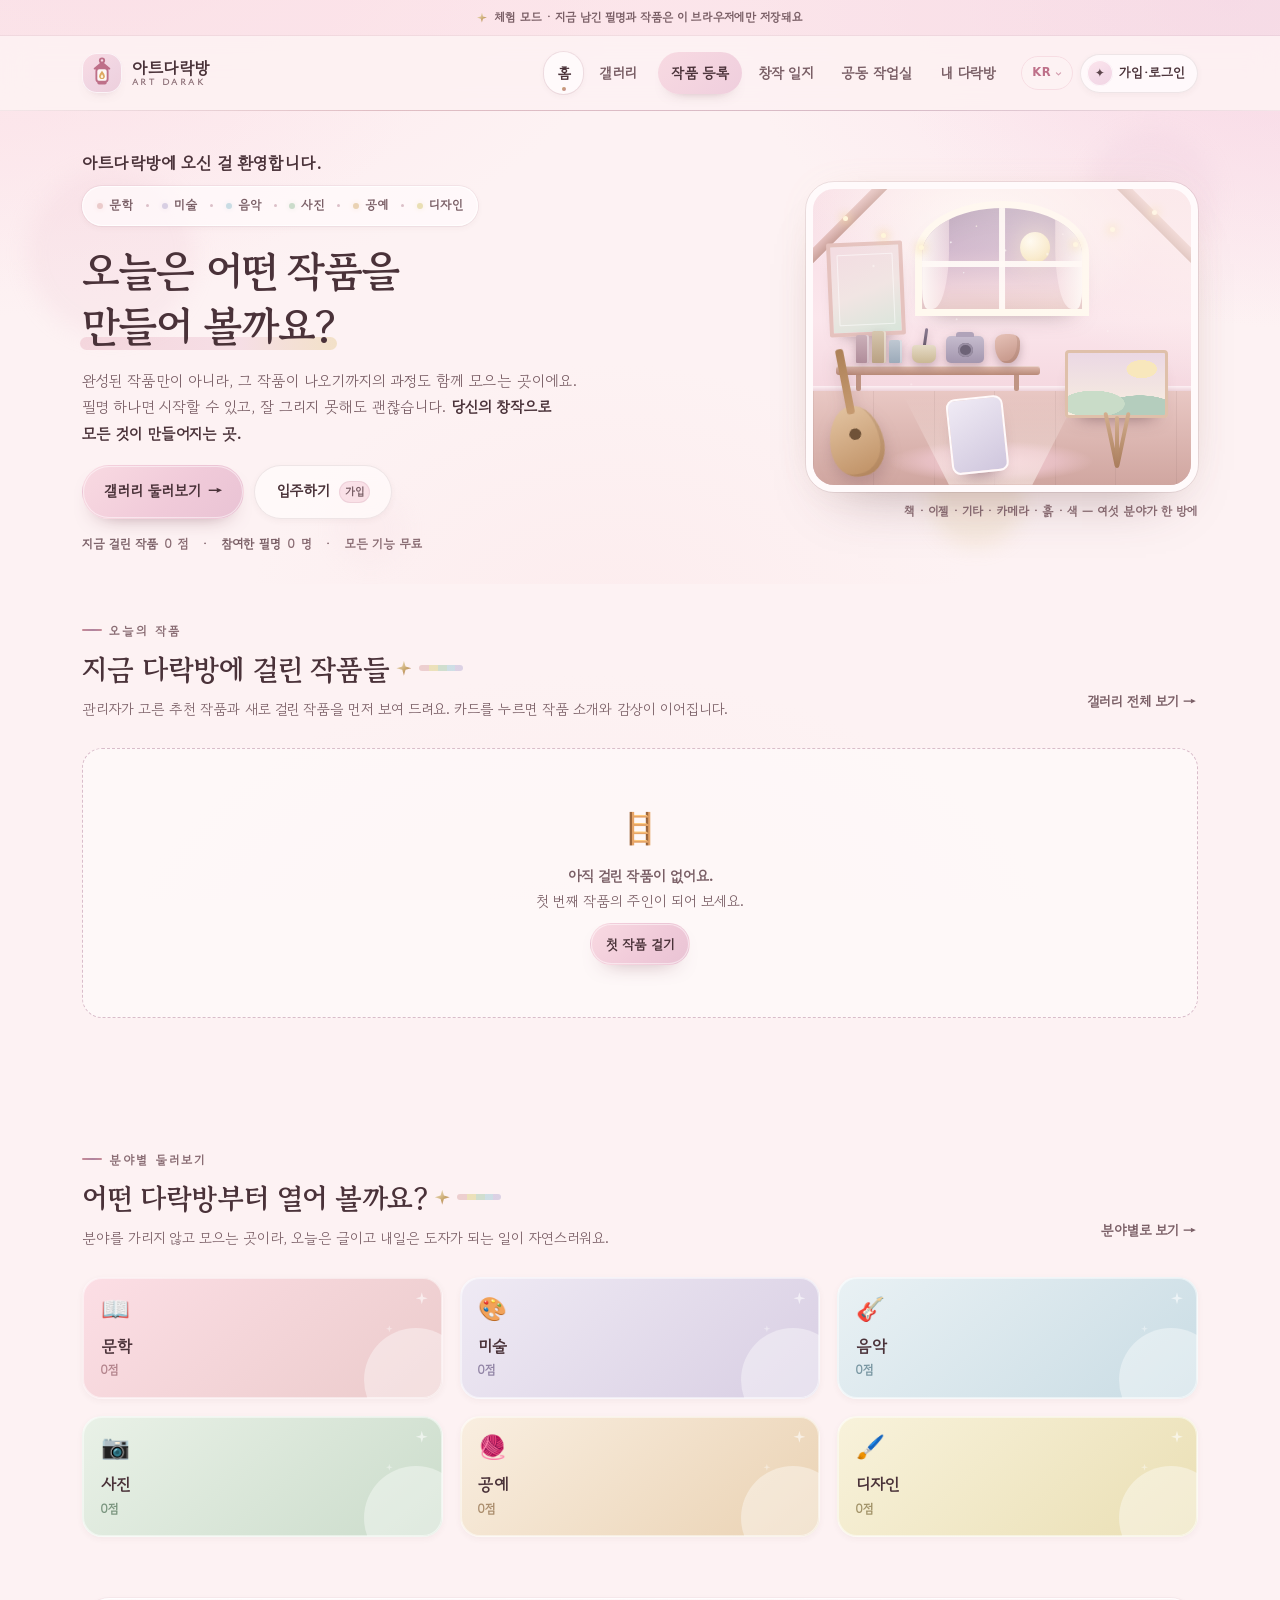
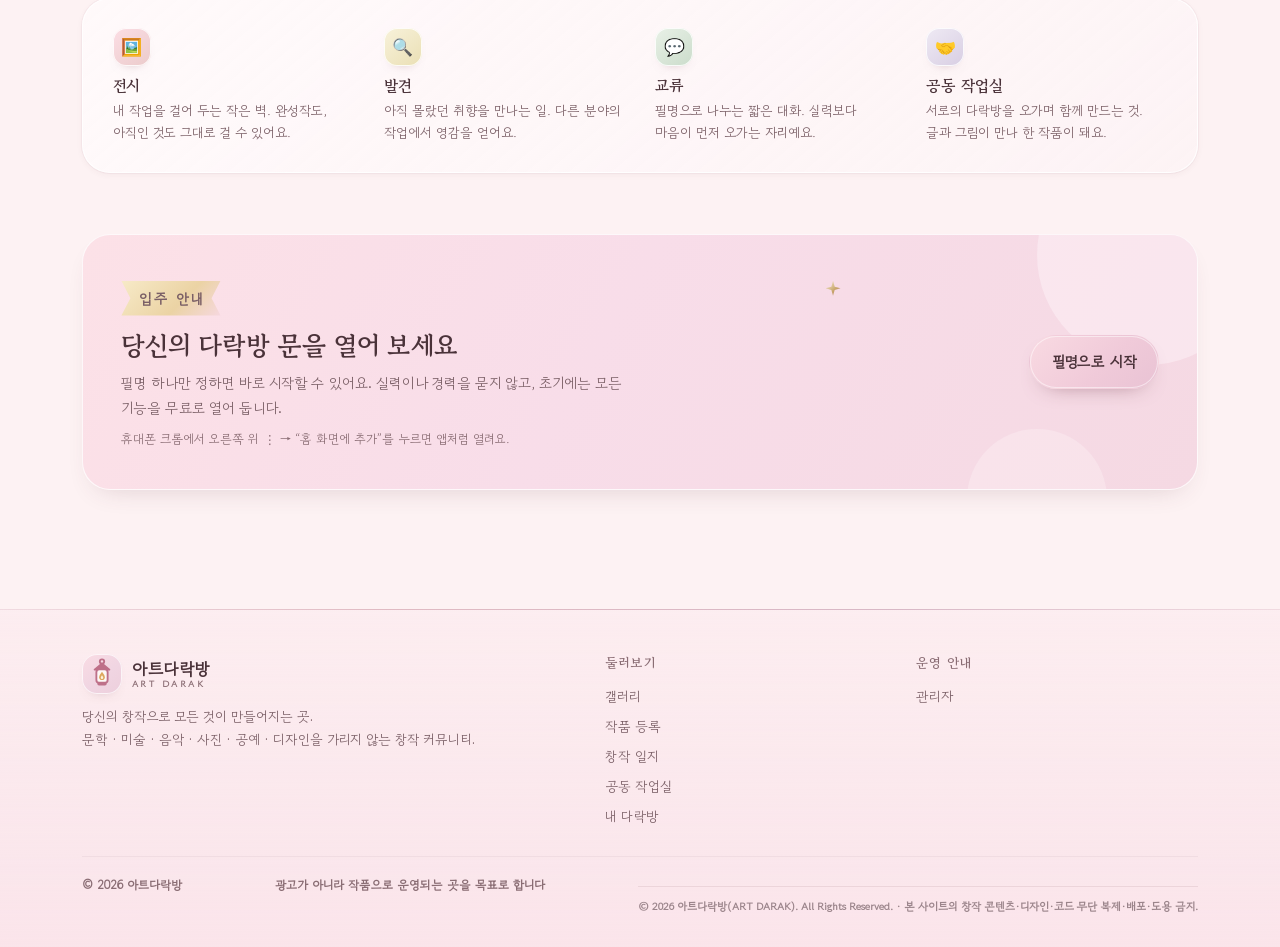
<file: index.html>
<!DOCTYPE html>
<html lang="ko">
<head>
<meta charset="utf-8">
<meta name="viewport" content="width=device-width, initial-scale=1">
<title>아트다락방 · 오늘은 어떤 작품을 만들어 볼까요?</title>
<meta name="description" content="문학·미술·음악·사진·공예·디자인을 가리지 않는 창작 커뮤니티, 아트다락방. 완성되지 않은 과정도 함께 모읍니다.">
<meta name="theme-color" content="#FDF2F3">
<link rel="preconnect" href="https://fonts.googleapis.com">
<link rel="preconnect" href="https://fonts.gstatic.com" crossorigin>
<link href="https://fonts.googleapis.com/css2?family=Gowun+Batang:wght@400;700&family=Gowun+Dodum&display=swap" rel="stylesheet">
<link rel="stylesheet" href="assets/styles.css">
<link rel="icon" href="favicon.ico" sizes="any">
<link rel="icon" type="image/png" sizes="192x192" href="images/icon-192.png">
<link rel="apple-touch-icon" sizes="180x180" href="images/apple-touch-icon.png">
<link rel="manifest" href="manifest.json">
<meta name="apple-mobile-web-app-capable" content="yes">
<meta name="apple-mobile-web-app-title" content="아트다락방">
<meta property="og:type" content="website">
<meta property="og:title" content="아트다락방 · 오늘은 어떤 작품을 만들어 볼까요?">
<meta property="og:description" content="완성된 작품만이 아니라, 그 작품이 나오기까지의 과정도 함께 모으는 창작 커뮤니티.">
</head>
<body data-page="home">

<div class="mode-note" data-mode-note hidden>
  <span class="spark spark--sm" aria-hidden="true"></span>
  <span data-mode-text>체험 모드 · 지금 남긴 필명과 작품은 이 브라우저에만 저장돼요</span>
</div>

<header class="site-header">
  <div class="container header__inner">
    <a class="logo" href="index.html">
      <span class="logo__mark" aria-hidden="true">
        <svg class="logo__lantern" viewBox="0 0 256 256" aria-hidden="true" focusable="false">
          <circle cx="128" cy="48" r="14" fill="none" stroke="#BE7089" stroke-width="12"/>
          <path d="M128 60 L176 100 L80 100 Z" fill="#BE7089" stroke="#BE7089" stroke-width="10" stroke-linejoin="round"/>
          <rect x="92" y="98" width="72" height="86" rx="18" fill="#FDF8F6" stroke="#BE7089" stroke-width="12"/>
          <path d="M128 114 C140 130 146 139 146 148 A18 18 0 0 1 110 148 C110 139 116 130 128 114 Z" fill="#DDA85F"/>
          <path d="M128 136 C133 144 136 148 136 152 A8 8 0 0 1 120 152 C120 148 123 144 128 136 Z" fill="#FDF3DE"/>
          <rect x="98" y="180" width="60" height="22" rx="11" fill="#BE7089"/>
        </svg>
      </span>
      <span class="logo__text">아트다락방<em>ART DARAK</em></span>
    </a>
    <nav class="site-nav" id="site-nav" aria-label="주요 메뉴">
      <a href="index.html" class="is-active" aria-current="page">홈</a>
      <a href="gallery.html">갤러리</a>
      <a href="register.html" class="nav__cta">작품 등록</a>
      <a href="journal.html">창작 일지</a>
      <a href="cowork.html">공동 작업실</a>
      <a href="darakbang.html">내 다락방</a>
    </nav>
    <div class="header__actions">
      <button class="account-btn" type="button" data-account aria-label="필명으로 가입하거나 로그인하기">
        <span class="account-btn__avatar" data-account-avatar aria-hidden="true">✦</span>
        <span class="account-btn__text" data-account-text>가입·로그인</span>
      </button>
      <button class="nav-toggle" type="button" aria-expanded="false" aria-controls="site-nav">
        <span class="nav-toggle__bars" aria-hidden="true"><i></i><i></i><i></i></span>
        메뉴
      </button>
    </div>
  </div>
</header>

<main>

  <!-- ===== 공지 띠 (관리자 화면에서 쓴 공지가 여기에 보입니다) =====
       ※ 2026-11-27 사용자 요청으로 화면에서 숨김 처리했습니다. (공지 내용은 DB에 그대로 있음)
          다시 보이게 하려면 아래 div의 style="display:none" 한 곳만 지우면 됩니다. -->
  <div class="notice-band" data-notice-band hidden style="display:none">
    <div class="container notice-band__inner">
      <span class="notice-band__label">📌 공지</span>
      <span class="notice-band__title" data-notice-title></span>
      <span class="notice-band__body" data-notice-body></span>
      <button class="notice-band__close" type="button" data-notice-close aria-label="공지 닫기">✕</button>
    </div>
  </div>

  <!-- ===== 짧은 소개 히어로 ===== -->
  <section class="hero hero--intro">
    <div class="bokeh" aria-hidden="true"><i></i><i></i><i></i><i></i></div>

    <div class="container hero__inner">
      <div class="hero__copy">
        <p class="hero__welcome">아트다락방에 오신 걸 환영합니다.</p>
        <div class="hero__fields">
          <span>문학</span><i></i><span>미술</span><i></i><span>음악</span><i></i>
          <span>사진</span><i></i><span>공예</span><i></i><span>디자인</span>
        </div>
        <h1>오늘은 어떤 작품을<br><span class="hl">만들어 볼까요?</span></h1>
        <p class="hero__lead">
          완성된 작품만이 아니라, 그 작품이 나오기까지의 과정도 함께 모으는 곳이에요.
          필명 하나면 시작할 수 있고, 잘 그리지 못해도 괜찮습니다.
          <strong>당신의 창작으로 모든 것이 만들어지는 곳.</strong>
        </p>
        <div class="hero__actions">
          <a class="btn btn--primary" href="gallery.html">갤러리 둘러보기 <span aria-hidden="true">→</span></a>
          <a class="btn btn--ghost" href="darakbang.html">입주하기 <span class="hero__join-tag">가입</span></a>
        </div>
        <div class="hero__note">
          <span><b>지금 걸린 작품</b> <span data-stat-works>0</span>점</span>
          <span aria-hidden="true">·</span>
          <span><b>참여한 필명</b> <span data-stat-pens>0</span>명</span>
          <span aria-hidden="true">·</span>
          <span>모든 기능 무료</span>
        </div>
      </div>

      <div class="hero__visual">
        <div class="studio" role="img"
             aria-label="여섯 분야가 한 방에 모인 다락방 작업실. 책과 펜, 사진기, 도자기가 놓인 나무 선반, 기타와 타블렛, 이젤이 함께 있습니다.">
          <div class="studio__floor" aria-hidden="true"></div>
          <div class="studio__rug" aria-hidden="true"></div>
          <div class="studio__window" aria-hidden="true">
            <div class="studio__moon"></div>
            <div class="studio__stars"></div>
            <div class="studio__bars"><i></i><i></i></div>
          </div>
          <div class="studio__beams" aria-hidden="true"></div>
          <div class="studio__frame" aria-hidden="true"></div>
          <div class="studio__baseboard" aria-hidden="true"></div>
          <div class="studio__lights" aria-hidden="true"><i></i><i></i><i></i><i></i><i></i><i></i></div>
          <div class="studio__light" aria-hidden="true"></div>
          <div class="studio__dust" aria-hidden="true"></div>
          <div class="studio__shelf" aria-hidden="true"></div>
          <div class="studio__shelf-props" aria-hidden="true">
            <span class="prop prop--books"><i></i><i></i><i></i></span>
            <span class="prop prop--pen"><i></i><b></b></span>
            <span class="prop prop--camera"><i></i></span>
            <span class="prop prop--clay"></span>
          </div>
          <div class="studio__floor-props" aria-hidden="true">
            <span class="studio__guitar" aria-hidden="true"></span>
            <div class="studio__tablet"><i></i><i></i><i></i><i></i></div>
            <div class="studio__easel">
              <div class="studio__easel-canvas"></div>
              <span class="studio__easel-leg studio__easel-leg--l"></span>
              <span class="studio__easel-leg studio__easel-leg--r"></span>
              <span class="studio__easel-leg studio__easel-leg--c"></span>
            </div>
          </div>
        </div>
        <p class="hero__caption">책 · 이젤 · 기타 · 카메라 · 흙 · 색 — 여섯 분야가 한 방에</p>
      </div>
    </div>
  </section>

  <!-- ===== 오늘의 작품 (히어로 바로 아래) ===== -->
  <section class="section" style="padding-top:clamp(1rem,2.4vw,1.6rem);">
    <div class="container">
      <div class="section__head">
        <div class="section__title">
          <p class="kicker">오늘의 작품</p>
          <h2>지금 다락방에 걸린 작품들 <span class="spark" aria-hidden="true"></span></h2>
          <p class="section__desc">관리자가 고른 추천 작품과 새로 걸린 작품을 먼저 보여 드려요. 카드를 누르면 작품 소개와 감상이 이어집니다.</p>
        </div>
        <a class="link-more" href="gallery.html">갤러리 전체 보기 →</a>
      </div>

      <div class="work-grid" data-today-grid></div>

      <div class="empty" data-today-empty>
        <span class="empty__emoji" aria-hidden="true">🪜</span>
        <p><b>아직 걸린 작품이 없어요.</b><br>첫 번째 작품의 주인이 되어 보세요.</p>
        <a class="btn btn--primary btn--sm" href="register.html">첫 작품 걸기</a>
      </div>
    </div>
  </section>

  <!-- ===== 분야별 둘러보기 ===== -->
  <section class="section">
    <div class="container">
      <div class="section__head">
        <div class="section__title">
          <p class="kicker">분야별 둘러보기</p>
          <h2>어떤 다락방부터 열어 볼까요? <span class="spark" aria-hidden="true"></span></h2>
          <p class="section__desc">분야를 가리지 않고 모으는 곳이라, 오늘은 글이고 내일은 도자가 되는 일이 자연스러워요.</p>
        </div>
        <a class="link-more" href="gallery.html">분야별로 보기 →</a>
      </div>

      <div class="field-grid">
        <a class="field f-lit" data-field="문학" data-field-tile href="gallery.html?field=%EB%AC%B8%ED%95%99">
          <span class="field__stars" aria-hidden="true"></span>
          <span class="field__emoji" aria-hidden="true">📖</span>
          <p class="field__name">문학</p>
          <p class="field__count" data-field-count>0점</p>
        </a>
        <a class="field f-art" data-field="미술" data-field-tile href="gallery.html?field=%EB%AF%B8%EC%88%A0">
          <span class="field__stars" aria-hidden="true"></span>
          <span class="field__emoji" aria-hidden="true">🎨</span>
          <p class="field__name">미술</p>
          <p class="field__count" data-field-count>0점</p>
        </a>
        <a class="field f-music" data-field="음악" data-field-tile href="gallery.html?field=%EC%9D%8C%EC%95%85">
          <span class="field__stars" aria-hidden="true"></span>
          <span class="field__emoji" aria-hidden="true">🎸</span>
          <p class="field__name">음악</p>
          <p class="field__count" data-field-count>0점</p>
        </a>
        <a class="field f-photo" data-field="사진" data-field-tile href="gallery.html?field=%EC%82%AC%EC%A7%84">
          <span class="field__stars" aria-hidden="true"></span>
          <span class="field__emoji" aria-hidden="true">📷</span>
          <p class="field__name">사진</p>
          <p class="field__count" data-field-count>0점</p>
        </a>
        <a class="field f-craft" data-field="공예" data-field-tile href="gallery.html?field=%EA%B3%B5%EC%98%88">
          <span class="field__stars" aria-hidden="true"></span>
          <span class="field__emoji" aria-hidden="true">🧶</span>
          <p class="field__name">공예</p>
          <p class="field__count" data-field-count>0점</p>
        </a>
        <a class="field f-design" data-field="디자인" data-field-tile href="gallery.html?field=%EB%94%94%EC%9E%90%EC%9D%B8">
          <span class="field__stars" aria-hidden="true"></span>
          <span class="field__emoji" aria-hidden="true">🖌️</span>
          <p class="field__name">디자인</p>
          <p class="field__count" data-field-count>0점</p>
        </a>
      </div>
    </div>
  </section>

  <!-- ===== 네 가지 가치 ===== -->
  <section class="section" style="padding-top:0;">
    <div class="container">
      <div class="values">
        <div class="value">
          <div class="value__icon" aria-hidden="true">🖼️</div>
          <h3>전시</h3>
          <p>내 작업을 걸어 두는 작은 벽. 완성작도, 아직인 것도 그대로 걸 수 있어요.</p>
        </div>
        <div class="value">
          <div class="value__icon" aria-hidden="true">🔍</div>
          <h3>발견</h3>
          <p>아직 몰랐던 취향을 만나는 일. 다른 분야의 작업에서 영감을 얻어요.</p>
        </div>
        <div class="value">
          <div class="value__icon" aria-hidden="true">💬</div>
          <h3>교류</h3>
          <p>필명으로 나누는 짧은 대화. 실력보다 마음이 먼저 오가는 자리예요.</p>
        </div>
        <div class="value">
          <div class="value__icon" aria-hidden="true">🤝</div>
          <h3>공동 작업실</h3>
          <p>서로의 다락방을 오가며 함께 만드는 것. 글과 그림이 만나 한 작품이 돼요.</p>
        </div>
      </div>
    </div>
  </section>

  <!-- ===== 초대 ===== -->
  <section class="section" style="padding-top:0;">
    <div class="container">
      <div class="invite">
        <span class="spark invite__spark" aria-hidden="true"></span>
        <div>
          <p class="ribbon ribbon--gold">입주 안내</p>
          <h2 style="margin-top:.7rem;">당신의 다락방 문을 열어 보세요</h2>
          <p>필명 하나만 정하면 바로 시작할 수 있어요. 실력이나 경력을 묻지 않고, 초기에는 모든 기능을 무료로 열어 둡니다.</p>
          <p class="pwa-hint">휴대폰 크롬에서 오른쪽 위 ⋮ → “홈 화면에 추가”를 누르면 앱처럼 열려요.</p>
        </div>
        <a class="btn btn--primary" href="#" data-hero-cta data-open-auth="signup">필명으로 시작하기 <span aria-hidden="true">→</span></a>
      </div>
    </div>
  </section>

</main>

<footer class="site-footer">
  <div class="container">
    <div class="footer__inner">
      <div class="footer__brand">
        <a class="logo" href="index.html">
          <span class="logo__mark" aria-hidden="true">
            <svg class="logo__lantern" viewBox="0 0 256 256" aria-hidden="true" focusable="false">
              <circle cx="128" cy="48" r="14" fill="none" stroke="#BE7089" stroke-width="12"/>
              <path d="M128 60 L176 100 L80 100 Z" fill="#BE7089" stroke="#BE7089" stroke-width="10" stroke-linejoin="round"/>
              <rect x="92" y="98" width="72" height="86" rx="18" fill="#FDF8F6" stroke="#BE7089" stroke-width="12"/>
              <path d="M128 114 C140 130 146 139 146 148 A18 18 0 0 1 110 148 C110 139 116 130 128 114 Z" fill="#DDA85F"/>
              <path d="M128 136 C133 144 136 148 136 152 A8 8 0 0 1 120 152 C120 148 123 144 128 136 Z" fill="#FDF3DE"/>
              <rect x="98" y="180" width="60" height="22" rx="11" fill="#BE7089"/>
            </svg>
          </span>
          <span class="logo__text">아트다락방<em>ART DARAK</em></span>
        </a>
        <p>당신의 창작으로 모든 것이 만들어지는 곳.<br>문학 · 미술 · 음악 · 사진 · 공예 · 디자인을 가리지 않는 창작 커뮤니티.</p>
      </div>
      <div class="footer__col">
        <h4>둘러보기</h4>
        <ul>
          <li><a href="gallery.html">갤러리</a></li>
          <li><a href="register.html">작품 등록</a></li>
          <li><a href="journal.html">창작 일지</a></li>
          <li><a href="cowork.html">공동 작업실</a></li>
          <li><a href="darakbang.html">내 다락방</a></li>
        </ul>
      </div>
      <div class="footer__col">
        <h4>운영 안내</h4>
        <ul>
          <li><a href="admin.html">관리자</a></li>
        </ul>
      </div>
    </div>
    <div class="footer__bottom">
      <span>© 2026 아트다락방</span>
      <span>광고가 아니라 작품으로 운영되는 곳을 목표로 합니다</span>
        <div class="footer__copyright" style="margin-top:12px;padding-top:10px;border-top:1px solid rgba(120,80,90,.12);font-size:11px;line-height:1.8;color:#9b858b;text-align:center;">© 2026 아트다락방(ART DARAK). All Rights Reserved. · 본 사이트의 창작 콘텐츠·디자인·코드 무단 복제·배포·도용 금지.</div>
</div>
  </div>
</footer>

<div class="toast" id="toast" role="status" aria-live="polite"></div>

<script src="assets/seed.js"></script>
<script src="assets/supabase-config.js"></script>
<script src="assets/store.js"></script>
<script src="assets/app.js"></script>
<script src="assets/i18n.js"></script>
</body>
</html>
</file>
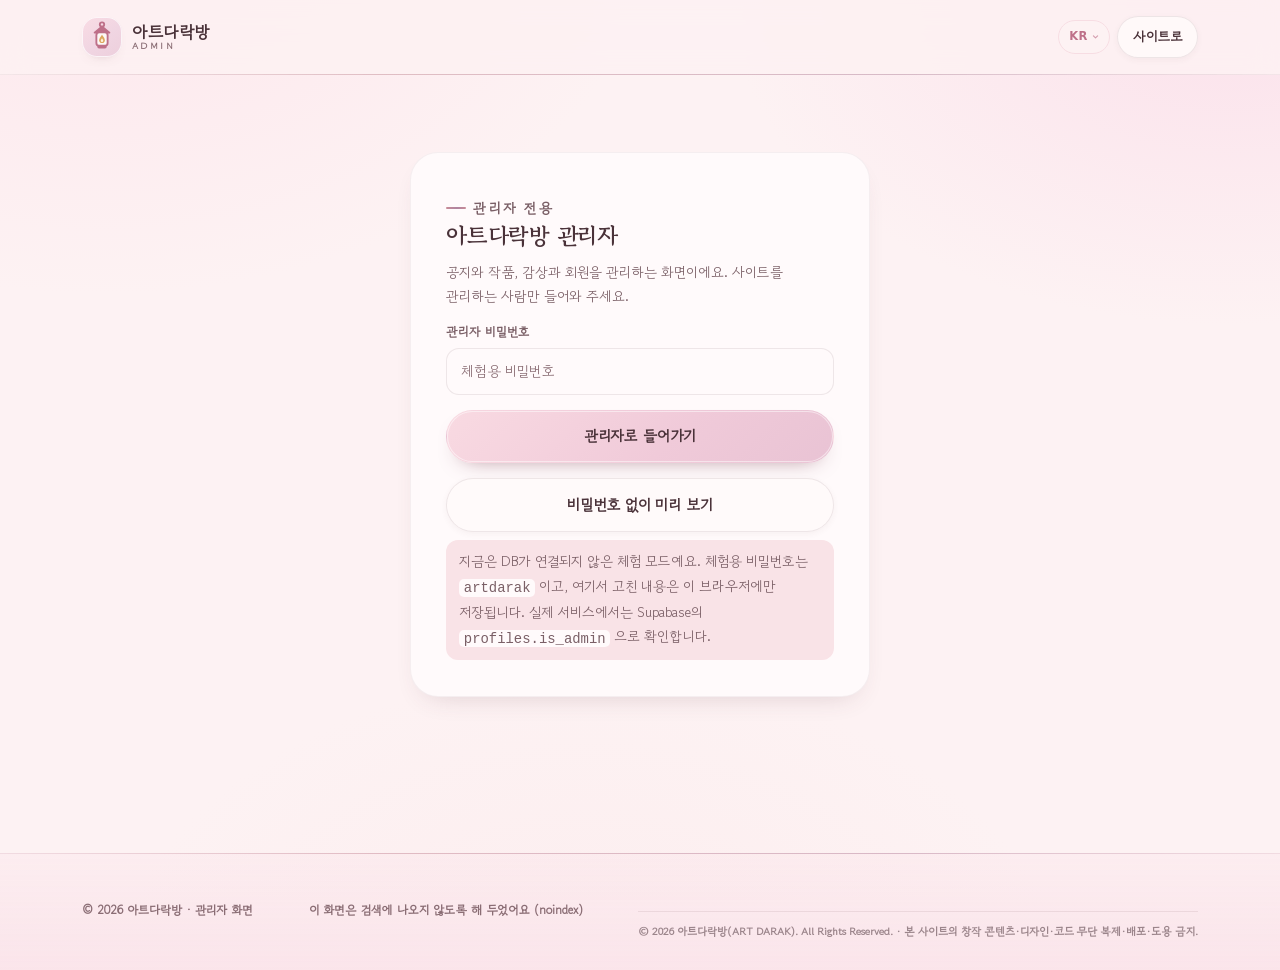
<file: admin.html>
<!DOCTYPE html>
<html lang="ko">
<head>
<meta charset="utf-8">
<meta name="viewport" content="width=device-width, initial-scale=1">
<title>관리자 · 아트다락방</title>
<meta name="description" content="아트다락방 관리자 화면 — 공지, 작품 추천·숨김, 감상과 회원 관리.">
<meta name="robots" content="noindex">
<meta name="theme-color" content="#FDF2F3">
<link rel="preconnect" href="https://fonts.googleapis.com">
<link rel="preconnect" href="https://fonts.gstatic.com" crossorigin>
<link href="https://fonts.googleapis.com/css2?family=Gowun+Batang:wght@400;700&family=Gowun+Dodum&display=swap" rel="stylesheet">
<link rel="stylesheet" href="assets/styles.css">
<link rel="icon" href="favicon.ico" sizes="any">
<link rel="icon" type="image/png" sizes="192x192" href="images/icon-192.png">
<link rel="apple-touch-icon" sizes="180x180" href="images/apple-touch-icon.png">
<link rel="manifest" href="manifest.json">
<meta name="apple-mobile-web-app-capable" content="yes">
<meta name="apple-mobile-web-app-title" content="아트다락방 관리자">
</head>
<body data-page="admin">

<header class="site-header">
  <div class="container header__inner">
    <a class="logo" href="index.html">
      <span class="logo__mark" aria-hidden="true">
        <svg class="logo__lantern" viewBox="0 0 256 256" aria-hidden="true" focusable="false">
          <circle cx="128" cy="48" r="14" fill="none" stroke="#BE7089" stroke-width="12"/>
          <path d="M128 60 L176 100 L80 100 Z" fill="#BE7089" stroke="#BE7089" stroke-width="10" stroke-linejoin="round"/>
          <rect x="92" y="98" width="72" height="86" rx="18" fill="#FDF8F6" stroke="#BE7089" stroke-width="12"/>
          <path d="M128 114 C140 130 146 139 146 148 A18 18 0 0 1 110 148 C110 139 116 130 128 114 Z" fill="#DDA85F"/>
          <path d="M128 136 C133 144 136 148 136 152 A8 8 0 0 1 120 152 C120 148 123 144 128 136 Z" fill="#FDF3DE"/>
          <rect x="98" y="180" width="60" height="22" rx="11" fill="#BE7089"/>
        </svg>
      </span>
      <span class="logo__text">아트다락방<em>ADMIN</em></span>
    </a>
    <div class="header__actions">
      <a class="btn btn--ghost btn--sm" href="index.html">사이트로</a>
    </div>
  </div>
</header>

<main class="admin-page">
  <div class="container">

    <!-- ===== 관리자 들어가기 ===== -->
    <div class="admin-gate" id="admin-gate">
      <p class="kicker">관리자 전용</p>
      <h1>아트다락방 관리자</h1>
      <p>공지와 작품, 감상과 회원을 관리하는 화면이에요. 사이트를 관리하는 사람만 들어와 주세요.</p>

      <!-- 체험 모드(DB 미연결) -->
      <div id="gate-local" hidden>
        <label class="form-field" style="text-align:left;">
          <span>관리자 비밀번호</span>
          <input class="input" type="password" id="admin-password" autocomplete="current-password" placeholder="체험용 비밀번호">
        </label>
        <p class="form-error" id="admin-gate-error" role="alert" hidden></p>
        <button class="btn btn--primary" type="button" id="admin-enter">관리자로 들어가기</button>
        <button class="btn btn--ghost" type="button" id="admin-preview">비밀번호 없이 미리 보기</button>
        <p class="admin-gate__note">
          지금은 DB가 연결되지 않은 체험 모드예요. 체험용 비밀번호는 <code>artdarak</code> 이고,
          여기서 고친 내용은 이 브라우저에만 저장됩니다. 실제 서비스에서는 Supabase의 <code>profiles.is_admin</code> 으로 확인합니다.
        </p>
      </div>

      <!-- DB 연결 모드 -->
      <div id="gate-cloud" hidden>
        <label class="form-field" style="text-align:left;">
          <span>관리자 필명</span>
          <input class="input" type="text" id="admin-pen" autocomplete="username" placeholder="필명">
        </label>
        <label class="form-field" style="text-align:left;">
          <span>비밀번호</span>
          <input class="input" type="password" id="admin-pw" autocomplete="current-password" placeholder="비밀번호">
        </label>
        <p class="form-error" id="admin-gate-error-cloud" role="alert" hidden></p>
        <button class="btn btn--primary" type="button" id="admin-login">관리자로 들어가기</button>
        <p class="admin-gate__note">
          DB가 연결된 상태예요. <code>profiles.is_admin</code> 이 <code>true</code> 인 필명만 들어올 수 있습니다.
          첫 관리자는 Supabase SQL Editor에서 <code>update public.profiles set is_admin = true where pen_name = '내 필명';</code> 으로 지정해 주세요.
        </p>
      </div>
    </div>

    <!-- ===== 관리자 화면 ===== -->
    <div class="admin-shell" id="admin-shell" hidden>
      <div class="admin-head">
        <div>
          <p class="kicker">관리자</p>
          <h1>아트다락방 관리자 <span class="spark" aria-hidden="true"></span></h1>
          <p class="admin-card__hint" id="admin-mode-label"></p>
        </div>
        <div class="admin-head__tools">
          <a class="btn btn--ghost btn--sm" href="index.html" target="_blank" rel="noopener">홈 미리 보기</a>
          <button class="btn btn--ghost btn--sm" type="button" id="admin-exit">관리자 나가기</button>
        </div>
      </div>

      <div class="admin-stats" id="admin-stats"></div>

      <div class="admin-tabs" role="tablist" aria-label="관리 항목">
        <button class="admin-tab is-active" type="button" data-tab="notice" role="tab" aria-selected="true">공지사항</button>
        <button class="admin-tab" type="button" data-tab="works" role="tab" aria-selected="false">작품 관리</button>
        <button class="admin-tab" type="button" data-tab="comments" role="tab" aria-selected="false">감상 관리</button>
        <button class="admin-tab" type="button" data-tab="members" role="tab" aria-selected="false">회원 관리</button>
      </div>

      <!-- 공지 -->
      <section class="admin-panel" data-panel="notice">
        <div class="admin-card">
          <h2>공지 · 안내 문구</h2>
          <p class="admin-card__hint">여기서 쓴 공지 중 가장 최근 것이 홈 화면 맨 위 띠에 보입니다. 잠깐 안내만 하고 싶으면 ‘공개’를 끄면 숨겨져요.</p>
          <form class="admin-form" id="notice-form">
            <input type="hidden" name="id">
            <label class="form-field" style="margin-top:.2rem;">
              <span>제목 <em>*</em></span>
              <input class="input" name="title" maxlength="60" placeholder="예: 11월 20일 저녁, 서버 점검 안내" required>
            </label>
            <label class="form-field" style="margin-top:0;">
              <span>내용</span>
              <textarea class="textarea" name="body" maxlength="600" rows="3" placeholder="짧게 안내할 말을 적어 주세요. (선택)"></textarea>
            </label>
            <div class="admin-form__row">
              <label class="form-note" style="display:inline-flex;align-items:center;gap:.4rem;">
                <input type="checkbox" name="is_active" checked> 공개하기
              </label>
              <div class="admin-actions">
                <button class="btn btn--ghost btn--sm" type="button" id="notice-reset">새로 쓰기</button>
                <button class="btn btn--primary btn--sm" type="submit">공지 저장</button>
              </div>
            </div>
            <p class="form-error" id="notice-error" role="alert" hidden></p>
          </form>
        </div>

        <div class="admin-card">
          <h2>쓴 공지 <span class="admin-badge" id="notice-count">0</span></h2>
          <div id="notice-list"></div>
        </div>
      </section>

      <!-- 작품 -->
      <section class="admin-panel" data-panel="works" hidden>
        <div class="admin-card">
          <h2>작품 관리</h2>
          <p class="admin-card__hint">‘오늘의 작품(추천)’으로 지정하면 홈 맨 위에 먼저 걸립니다. 부적절한 작품은 숨기면 갤러리에서 보이지 않고, 지우면 감상도 함께 사라져요.</p>
          <div class="admin-filters" id="work-filters">
            <button class="chip is-active" type="button" data-wfilter="all" aria-pressed="true">전체</button>
            <button class="chip" type="button" data-wfilter="featured" aria-pressed="false">추천</button>
            <button class="chip" type="button" data-wfilter="hidden" aria-pressed="false">숨김</button>
            <button class="chip" type="button" data-wfilter="sample" aria-pressed="false">예시</button>
          </div>
        </div>
        <div class="admin-card">
          <div id="work-list"></div>
        </div>
      </section>

      <!-- 감상 -->
      <section class="admin-panel" data-panel="comments" hidden>
        <div class="admin-card">
          <h2>감상(댓글) 관리</h2>
          <p class="admin-card__hint">작품에 남겨진 글을 최신순으로 봅니다. 부적절한 글은 지울 수 있어요.</p>
          <div id="comment-list"></div>
        </div>
      </section>

      <!-- 회원 -->
      <section class="admin-panel" data-panel="members" hidden>
        <div class="admin-card">
          <h2>회원 관리</h2>
          <p class="admin-card__hint">필명과 참여 기록을 봅니다. 다락방을 잠그면 그 사람의 작품과 감상이 다른 사람에게 보이지 않아요. 계정 자체를 지우려면 Supabase Authentication 화면에서 지우면 됩니다.</p>
          <div id="member-list"></div>
        </div>
      </section>

    </div>
  </div>
</main>

<footer class="site-footer">
  <div class="container">
    <div class="footer__bottom" style="margin-top:0;border-top:0;padding-top:0;">
      <span>© 2026 아트다락방 · 관리자 화면</span>
      <span>이 화면은 검색에 나오지 않도록 해 두었어요 (noindex)</span>
        <div class="footer__copyright" style="margin-top:12px;padding-top:10px;border-top:1px solid rgba(120,80,90,.12);font-size:11px;line-height:1.8;color:#9b858b;text-align:center;">© 2026 아트다락방(ART DARAK). All Rights Reserved. · 본 사이트의 창작 콘텐츠·디자인·코드 무단 복제·배포·도용 금지.</div>
</div>
  </div>
</footer>

<div class="toast" id="toast" role="status" aria-live="polite"></div>

<script src="assets/seed.js"></script>
<script src="assets/supabase-config.js"></script>
<script src="assets/store.js"></script>
<script src="assets/admin.js"></script>
<script src="assets/i18n.js"></script>
</body>
</html>
</file>
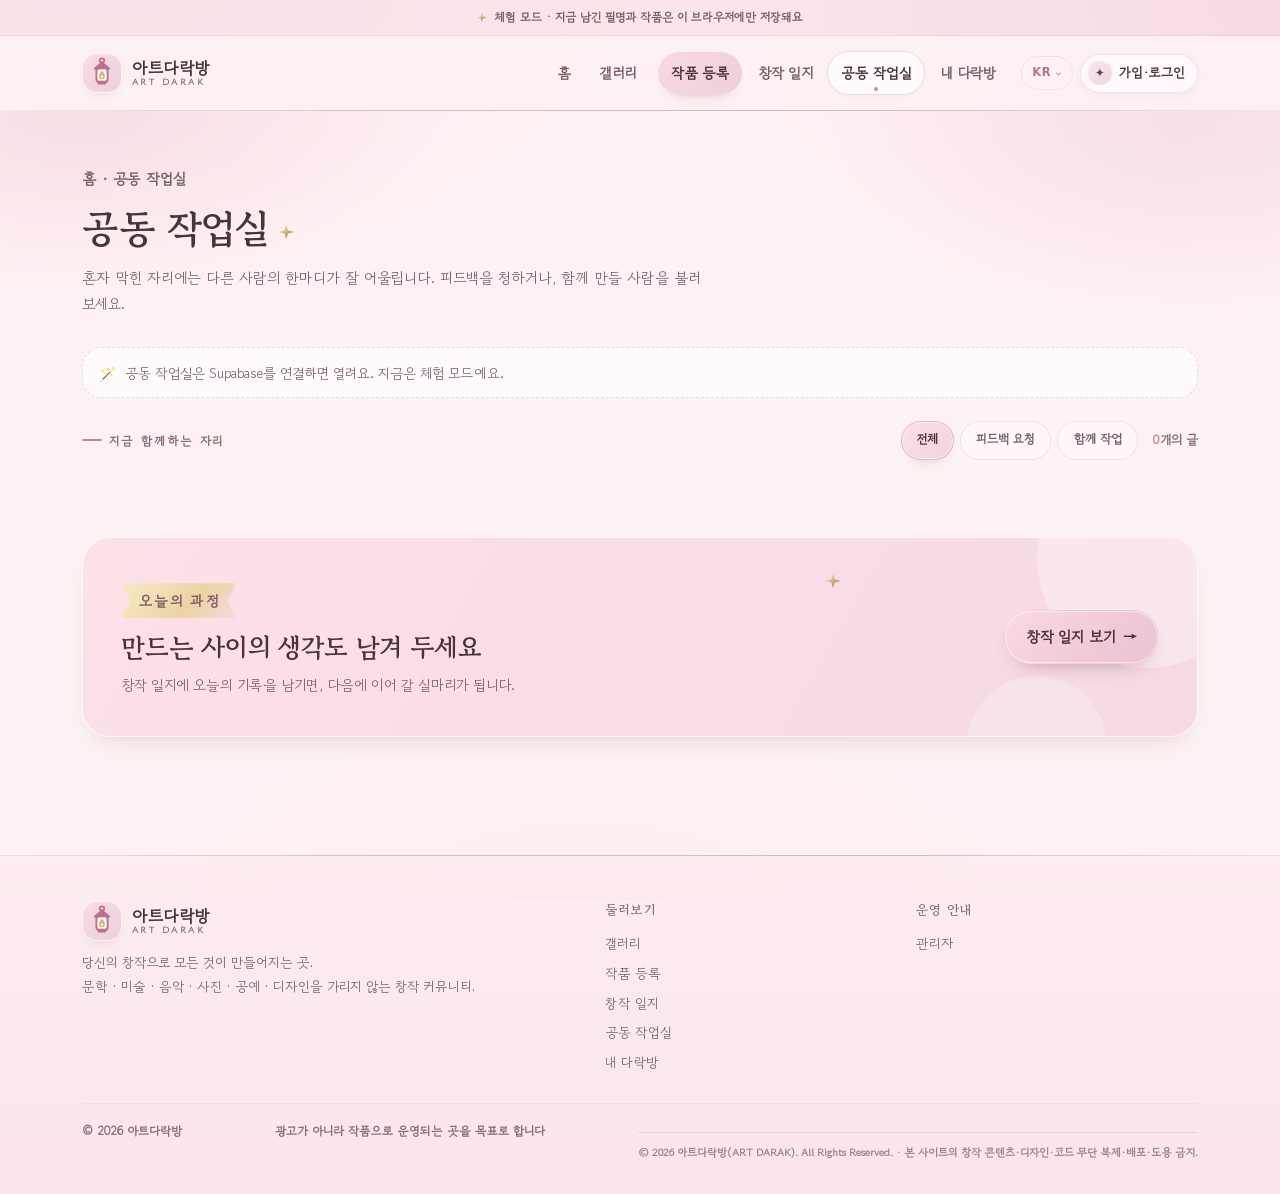
<file: cowork.html>
<!DOCTYPE html>
<html lang="ko">
<head>
<meta charset="utf-8">
<meta name="viewport" content="width=device-width, initial-scale=1">
<title>공동 작업실 · 아트다락방</title>
<meta name="description" content="미완성 작품에 피드백을 청하고, 함께 작업할 창작자를 모집하는 자리. 분야와 모집 상태를 적어 글을 올리고 댓글로 참여 의사를 남겨 보세요.">
<meta name="theme-color" content="#FDF2F3">
<link rel="preconnect" href="https://fonts.googleapis.com">
<link rel="preconnect" href="https://fonts.gstatic.com" crossorigin>
<link href="https://fonts.googleapis.com/css2?family=Gowun+Batang:wght@400;700&family=Gowun+Dodum&display=swap" rel="stylesheet">
<link rel="stylesheet" href="assets/styles.css">
<link rel="icon" href="favicon.ico" sizes="any">
<link rel="icon" type="image/png" sizes="192x192" href="images/icon-192.png">
<link rel="apple-touch-icon" sizes="180x180" href="images/apple-touch-icon.png">
<link rel="manifest" href="manifest.json">
<meta name="apple-mobile-web-app-capable" content="yes">
<meta name="apple-mobile-web-app-title" content="아트다락방">
</head>
<body data-page="cowork">

<div class="mode-note" data-mode-note hidden>
  <span class="spark spark--sm" aria-hidden="true"></span>
  <span data-mode-text>체험 모드 · 지금 남긴 필명과 작품은 이 브라우저에만 저장돼요</span>
</div>

<header class="site-header">
  <div class="container header__inner">
    <a class="logo" href="index.html">
      <span class="logo__mark" aria-hidden="true">
        <svg class="logo__lantern" viewBox="0 0 256 256" aria-hidden="true" focusable="false">
          <circle cx="128" cy="48" r="14" fill="none" stroke="#BE7089" stroke-width="12"/>
          <path d="M128 60 L176 100 L80 100 Z" fill="#BE7089" stroke="#BE7089" stroke-width="10" stroke-linejoin="round"/>
          <rect x="92" y="98" width="72" height="86" rx="18" fill="#FDF8F6" stroke="#BE7089" stroke-width="12"/>
          <path d="M128 114 C140 130 146 139 146 148 A18 18 0 0 1 110 148 C110 139 116 130 128 114 Z" fill="#DDA85F"/>
          <path d="M128 136 C133 144 136 148 136 152 A8 8 0 0 1 120 152 C120 148 123 144 128 136 Z" fill="#FDF3DE"/>
          <rect x="98" y="180" width="60" height="22" rx="11" fill="#BE7089"/>
        </svg>
      </span>
      <span class="logo__text">아트다락방<em>ART DARAK</em></span>
    </a>
    <nav class="site-nav" id="site-nav" aria-label="주요 메뉴">
      <a href="index.html">홈</a>
      <a href="gallery.html">갤러리</a>
      <a href="register.html" class="nav__cta">작품 등록</a>
      <a href="journal.html">창작 일지</a>
      <a href="cowork.html" class="is-active" aria-current="page">공동 작업실</a>
      <a href="darakbang.html">내 다락방</a>
    </nav>
    <div class="header__actions">
      <button class="account-btn" type="button" data-account aria-label="필명으로 가입하거나 로그인하기">
        <span class="account-btn__avatar" data-account-avatar aria-hidden="true">✦</span>
        <span class="account-btn__text" data-account-text>가입·로그인</span>
      </button>
      <button class="nav-toggle" type="button" aria-expanded="false" aria-controls="site-nav">
        <span class="nav-toggle__bars" aria-hidden="true"><i></i><i></i><i></i></span>
        메뉴
      </button>
    </div>
  </div>
</header>

<main>

  <section class="page-head">
    <div class="container">
      <p class="breadcrumb"><a href="index.html">홈</a> · 공동 작업실</p>
      <h1>공동 작업실 <span class="spark" aria-hidden="true"></span></h1>
      <p>혼자 막힌 자리에는 다른 사람의 한마디가 잘 어울립니다. 피드백을 청하거나, 함께 만들 사람을 불러 보세요.</p>
    </div>
  </section>

  <section class="section" style="padding-top:0;">
    <div class="container">

      <p class="feed-notice" data-csetup hidden>
        <span aria-hidden="true">🪄</span>
        <span data-csetup-text>공동 작업실을 준비하고 있어요. 조금 뒤에 다시 열어 주세요.</span>
      </p>

      <div class="feed-gate" data-cgate hidden>
        <span class="feed-gate__emoji" aria-hidden="true">🤝</span>
        <h2>필명으로 시작하면 글을 올릴 수 있어요</h2>
        <p>모집 글과 피드백 요청은 필명으로 남깁니다. 읽는 것은 가입하지 않아도 괜찮아요.</p>
        <button class="btn btn--primary" type="button" data-open-auth="signup">필명 정하기</button>
      </div>

      <form class="feed-form" id="cowork-form" novalidate hidden>
        <div class="feed-form__author">
          <span aria-hidden="true">✦</span>
          <span>필명 <b data-cauthor></b> 님으로 올립니다</span>
        </div>
        <label class="form-field">
          <span>제목 <em>*</em></span>
          <input class="input" name="title" type="text" maxlength="60" placeholder="예: 짧은 시 한 편에 그림을 그려 주실 분" required>
        </label>
        <div class="form-field">
          <span>분야 <em>*</em></span>
          <div class="opt-chips" data-cfield-picker>
            <button class="chip is-active" type="button" data-pick-field="문학" data-field="문학" aria-pressed="true"><i class="dot" aria-hidden="true"></i>문학</button>
            <button class="chip" type="button" data-pick-field="미술" data-field="미술" aria-pressed="false"><i class="dot" aria-hidden="true"></i>미술</button>
            <button class="chip" type="button" data-pick-field="음악" data-field="음악" aria-pressed="false"><i class="dot" aria-hidden="true"></i>음악</button>
            <button class="chip" type="button" data-pick-field="사진" data-field="사진" aria-pressed="false"><i class="dot" aria-hidden="true"></i>사진</button>
            <button class="chip" type="button" data-pick-field="공예" data-field="공예" aria-pressed="false"><i class="dot" aria-hidden="true"></i>공예</button>
            <button class="chip" type="button" data-pick-field="디자인" data-field="디자인" aria-pressed="false"><i class="dot" aria-hidden="true"></i>디자인</button>
          </div>
        </div>
        <div class="form-field">
          <span>어떤 글인가요?</span>
          <div class="status-options">
            <label class="status-opt">
              <input type="radio" name="kind" value="피드백 요청" checked>
              <span><b>피드백 요청</b><small>미완성 작품에 의견을 듣고 싶어요</small></span>
            </label>
            <label class="status-opt">
              <input type="radio" name="kind" value="함께 작업">
              <span><b>함께 작업</b><small>같이 만들 창작자를 찾아요</small></span>
            </label>
          </div>
        </div>
        <label class="form-field">
          <span>내용 <em>*</em></span>
          <textarea class="textarea" name="body" rows="5" maxlength="1200" placeholder="어떤 작업을 하고 있고, 어떤 도움이 필요한지 적어 주세요." required></textarea>
          <small class="form-note"><span data-clen>0</span> / 1200자</small>
        </label>
        <label class="form-field">
          <span>작품·참고 링크 <em>(선택)</em></span>
          <input class="input" type="url" name="link_url" placeholder="https://">
        </label>
        <p class="form-error" data-cerror role="alert" hidden></p>
        <div class="form-foot">
          <p class="form-note" data-cfoot>모집 글은 '열림'으로 시작하고, 다 모이면 직접 '마감'으로 바꿀 수 있어요.</p>
          <button class="btn btn--primary" type="submit" data-csubmit>글 올리기</button>
        </div>
      </form>

      <div class="feed-head">
        <p class="kicker">지금 함께하는 자리</p>
        <div class="feed-filters" data-kfilter role="group" aria-label="글 종류">
          <button class="chip is-active" type="button" data-kind="전체" aria-pressed="true">전체</button>
          <button class="chip" type="button" data-kind="피드백 요청" aria-pressed="false">피드백 요청</button>
          <button class="chip" type="button" data-kind="함께 작업" aria-pressed="false">함께 작업</button>
        </div>
        <p class="feed-head__count"><b data-ccount>0</b>개의 글</p>
      </div>

      <div class="feed" data-clist></div>

      <div class="empty" data-cempty hidden>
        <span class="empty__emoji" aria-hidden="true">🤝</span>
        <p><b>아직 올라온 글이 없어요.</b><br>첫 모집 글을 남겨 보세요.</p>
      </div>

    </div>
  </section>

  <section class="section" style="padding-top:0;">
    <div class="container">
      <div class="invite">
        <span class="spark invite__spark" aria-hidden="true"></span>
        <div>
          <p class="ribbon ribbon--gold">오늘의 과정</p>
          <h2 style="margin-top:.7rem;">만드는 사이의 생각도 남겨 두세요</h2>
          <p>창작 일지에 오늘의 기록을 남기면, 다음에 이어 갈 실마리가 됩니다.</p>
        </div>
        <a class="btn btn--primary" href="journal.html">창작 일지 보기 <span aria-hidden="true">→</span></a>
      </div>
    </div>
  </section>

</main>

<footer class="site-footer">
  <div class="container">
    <div class="footer__inner">
      <div class="footer__brand">
        <a class="logo" href="index.html">
          <span class="logo__mark" aria-hidden="true">
            <svg class="logo__lantern" viewBox="0 0 256 256" aria-hidden="true" focusable="false">
              <circle cx="128" cy="48" r="14" fill="none" stroke="#BE7089" stroke-width="12"/>
              <path d="M128 60 L176 100 L80 100 Z" fill="#BE7089" stroke="#BE7089" stroke-width="10" stroke-linejoin="round"/>
              <rect x="92" y="98" width="72" height="86" rx="18" fill="#FDF8F6" stroke="#BE7089" stroke-width="12"/>
              <path d="M128 114 C140 130 146 139 146 148 A18 18 0 0 1 110 148 C110 139 116 130 128 114 Z" fill="#DDA85F"/>
              <path d="M128 136 C133 144 136 148 136 152 A8 8 0 0 1 120 152 C120 148 123 144 128 136 Z" fill="#FDF3DE"/>
              <rect x="98" y="180" width="60" height="22" rx="11" fill="#BE7089"/>
            </svg>
          </span>
          <span class="logo__text">아트다락방<em>ART DARAK</em></span>
        </a>
        <p>당신의 창작으로 모든 것이 만들어지는 곳.<br>문학 · 미술 · 음악 · 사진 · 공예 · 디자인을 가리지 않는 창작 커뮤니티.</p>
      </div>
      <div class="footer__col">
        <h4>둘러보기</h4>
        <ul>
          <li><a href="gallery.html">갤러리</a></li>
          <li><a href="register.html">작품 등록</a></li>
          <li><a href="journal.html">창작 일지</a></li>
          <li><a href="cowork.html">공동 작업실</a></li>
          <li><a href="darakbang.html">내 다락방</a></li>
        </ul>
      </div>
      <div class="footer__col">
        <h4>운영 안내</h4>
        <ul>
          <li><a href="admin.html">관리자</a></li>
        </ul>
      </div>
    </div>
    <div class="footer__bottom">
      <span>© 2026 아트다락방</span>
      <span>광고가 아니라 작품으로 운영되는 곳을 목표로 합니다</span>
        <div class="footer__copyright" style="margin-top:12px;padding-top:10px;border-top:1px solid rgba(120,80,90,.12);font-size:11px;line-height:1.8;color:#9b858b;text-align:center;">© 2026 아트다락방(ART DARAK). All Rights Reserved. · 본 사이트의 창작 콘텐츠·디자인·코드 무단 복제·배포·도용 금지.</div>
</div>
  </div>
</footer>

<div class="toast" id="toast" role="status" aria-live="polite"></div>

<script src="assets/seed.js"></script>
<script src="assets/supabase-config.js"></script>
<script src="assets/store.js"></script>
<script src="assets/app.js"></script>
<script src="assets/stages.js"></script>
<script src="assets/i18n.js"></script>
</body>
</html>
</file>
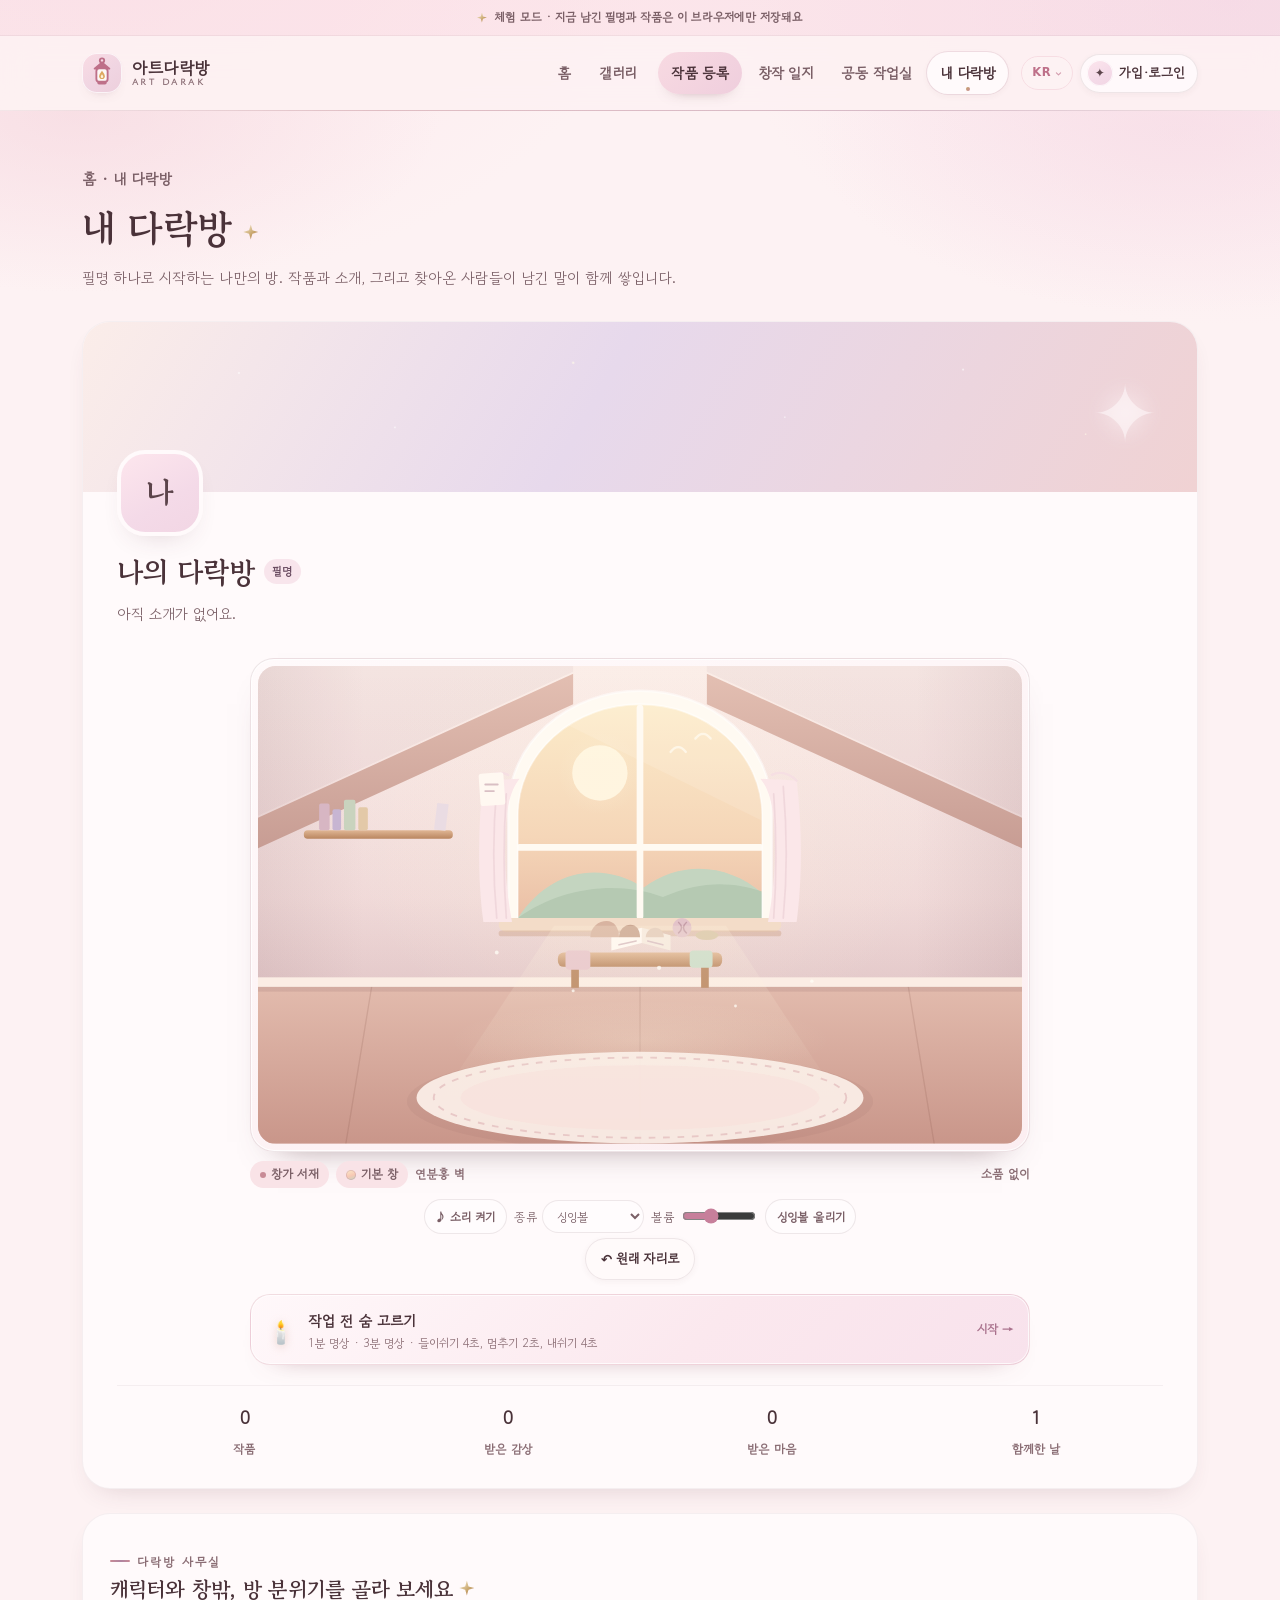
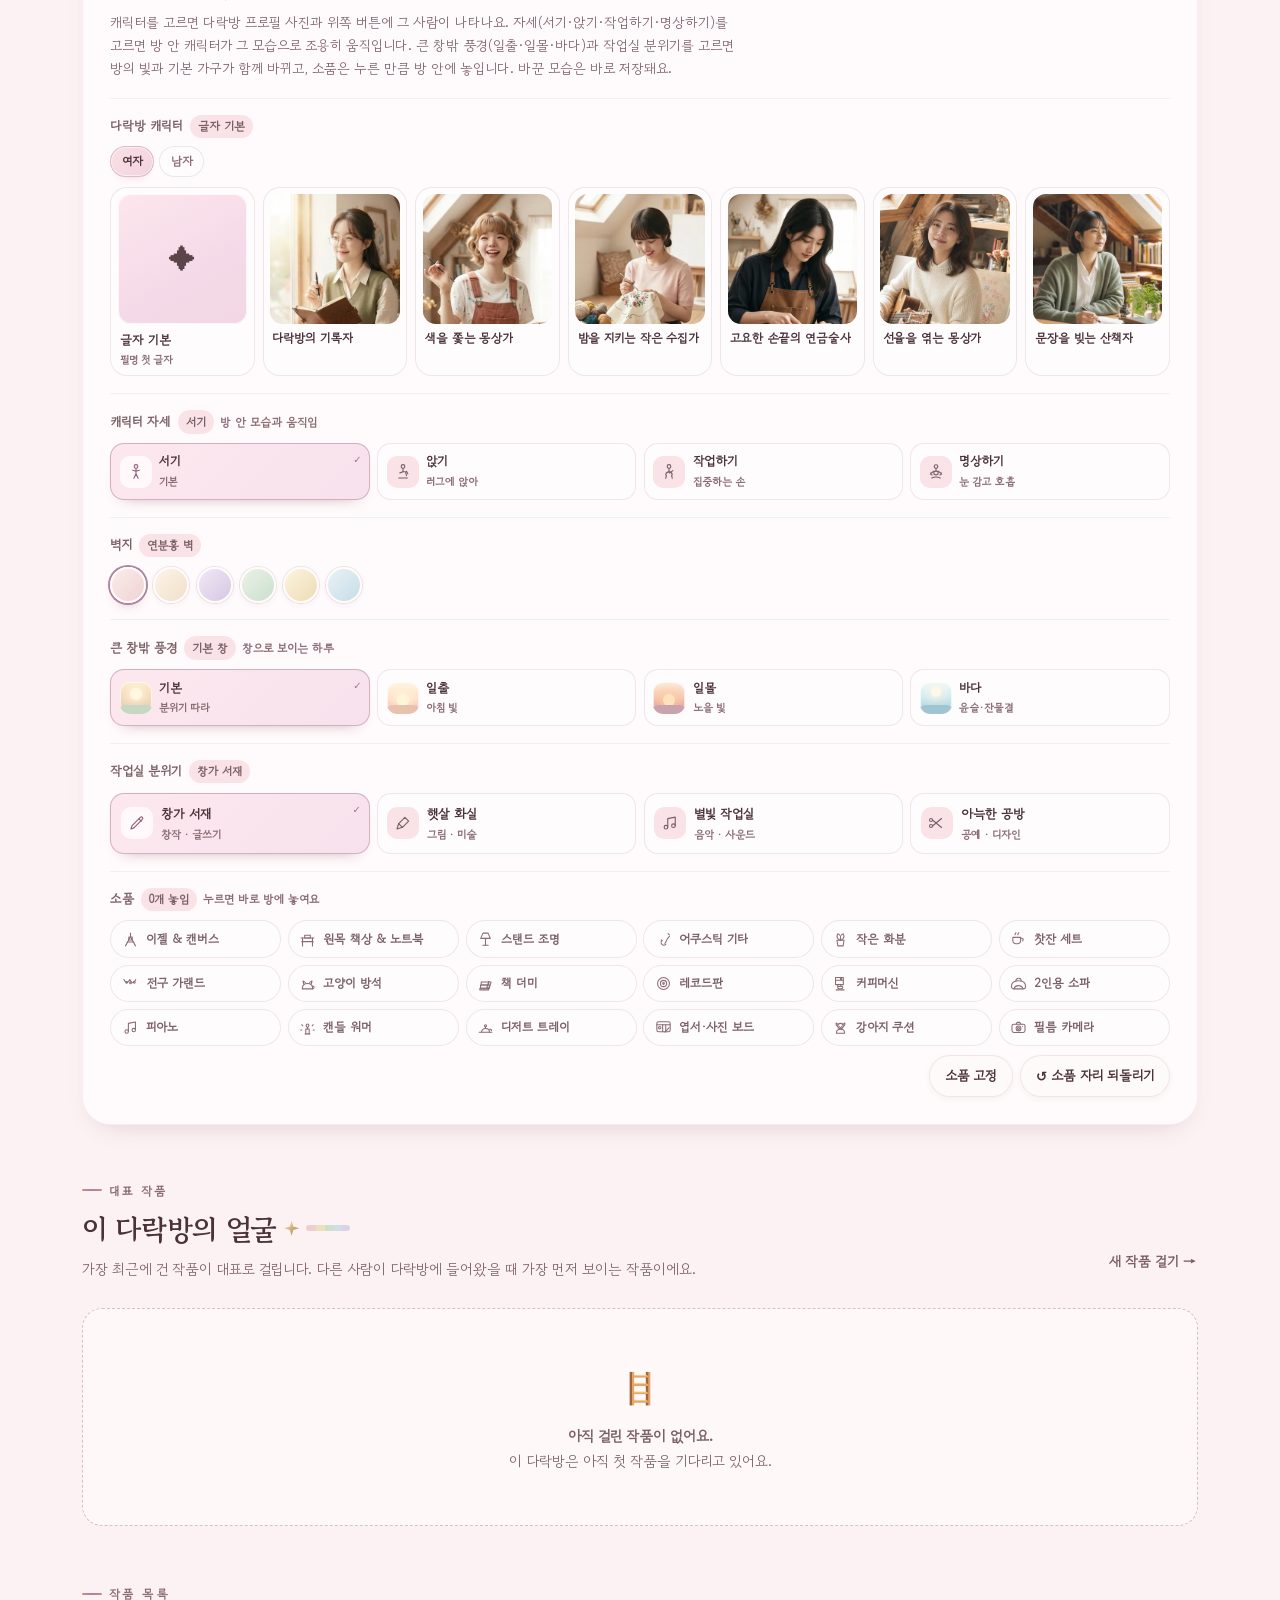
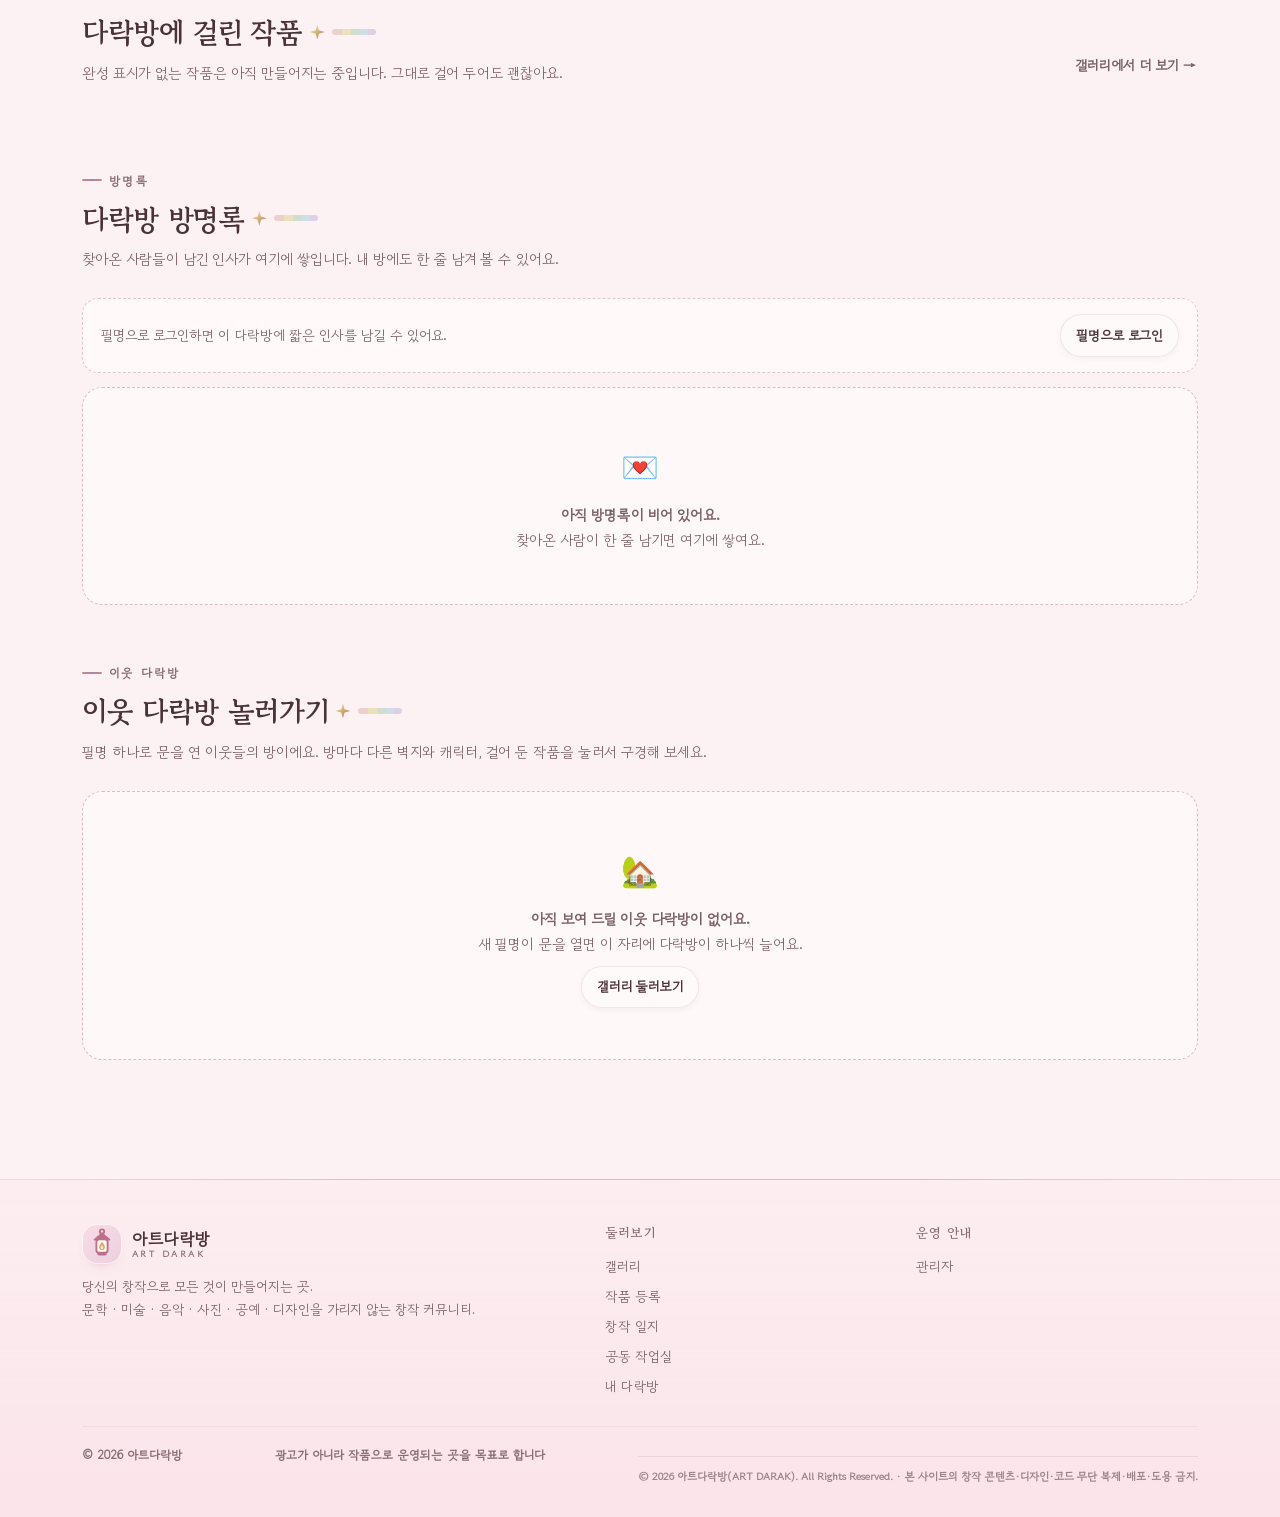
<file: darakbang.html>
<!DOCTYPE html>
<html lang="ko">
<head>
<meta charset="utf-8">
<meta name="viewport" content="width=device-width, initial-scale=1">
<title>내 다락방 · 아트다락방</title>
<meta name="description" content="내 다락방. 필명과 소개, 내가 건 작품과 받은 감상을 한곳에서.">
<meta name="theme-color" content="#FDF2F3">
<link rel="preconnect" href="https://fonts.googleapis.com">
<link rel="preconnect" href="https://fonts.gstatic.com" crossorigin>
<link href="https://fonts.googleapis.com/css2?family=Gowun+Batang:wght@400;700&family=Gowun+Dodum&display=swap" rel="stylesheet">
<link rel="stylesheet" href="assets/styles.css">
<link rel="icon" href="favicon.ico" sizes="any">
<link rel="icon" type="image/png" sizes="192x192" href="images/icon-192.png">
<link rel="apple-touch-icon" sizes="180x180" href="images/apple-touch-icon.png">
<link rel="manifest" href="manifest.json">
<meta name="apple-mobile-web-app-capable" content="yes">
<meta name="apple-mobile-web-app-title" content="아트다락방">
</head>
<body data-page="darakbang">

<div class="mode-note" data-mode-note hidden>
  <span class="spark spark--sm" aria-hidden="true"></span>
  <span data-mode-text>체험 모드 · 지금 남긴 필명과 작품은 이 브라우저에만 저장돼요</span>
</div>

<header class="site-header">
  <div class="container header__inner">
    <a class="logo" href="index.html">
      <span class="logo__mark" aria-hidden="true">
        <svg class="logo__lantern" viewBox="0 0 256 256" aria-hidden="true" focusable="false">
          <circle cx="128" cy="48" r="14" fill="none" stroke="#BE7089" stroke-width="12"/>
          <path d="M128 60 L176 100 L80 100 Z" fill="#BE7089" stroke="#BE7089" stroke-width="10" stroke-linejoin="round"/>
          <rect x="92" y="98" width="72" height="86" rx="18" fill="#FDF8F6" stroke="#BE7089" stroke-width="12"/>
          <path d="M128 114 C140 130 146 139 146 148 A18 18 0 0 1 110 148 C110 139 116 130 128 114 Z" fill="#DDA85F"/>
          <path d="M128 136 C133 144 136 148 136 152 A8 8 0 0 1 120 152 C120 148 123 144 128 136 Z" fill="#FDF3DE"/>
          <rect x="98" y="180" width="60" height="22" rx="11" fill="#BE7089"/>
        </svg>
      </span>
      <span class="logo__text">아트다락방<em>ART DARAK</em></span>
    </a>
    <nav class="site-nav" id="site-nav" aria-label="주요 메뉴">
      <a href="index.html">홈</a>
      <a href="gallery.html">갤러리</a>
      <a href="register.html" class="nav__cta">작품 등록</a>
      <a href="journal.html">창작 일지</a>
      <a href="cowork.html">공동 작업실</a>
      <a href="darakbang.html" class="is-active" aria-current="page">내 다락방</a>
    </nav>
    <div class="header__actions">
      <button class="account-btn" type="button" data-account aria-label="필명으로 가입하거나 로그인하기">
        <span class="account-btn__avatar" data-account-avatar aria-hidden="true">✦</span>
        <span class="account-btn__text" data-account-text>가입·로그인</span>
      </button>
      <button class="nav-toggle" type="button" aria-expanded="false" aria-controls="site-nav">
        <span class="nav-toggle__bars" aria-hidden="true"><i></i><i></i><i></i></span>
        메뉴
      </button>
    </div>
  </div>
</header>

<main>

  <section class="page-head">
    <div class="container">
      <p class="breadcrumb"><a href="index.html">홈</a> · <span data-head-crumb>내 다락방</span></p>
      <h1><span data-head-title>내 다락방</span> <span class="spark" aria-hidden="true"></span></h1>
      <p data-head-desc>필명 하나로 시작하는 나만의 방. 작품과 소개, 그리고 찾아온 사람들이 남긴 말이 함께 쌓입니다.</p>
    </div>
  </section>

  <section class="section" style="padding-top:0;">
    <div class="container">

      <!-- 로그인 전 -->
      <div class="guest-panel" id="darak-guest" hidden>
        <span class="guest-panel__emoji" aria-hidden="true">🪄</span>
        <h2>아직 다락방 문이 닫혀 있어요</h2>
        <p>필명 하나만 정하면 바로 내 방이 열립니다. 이메일 없이, 실력이나 경력도 묻지 않아요.</p>
        <button class="btn btn--primary" type="button" data-open-auth="signup">필명으로 시작하기</button>
      </div>

      <!-- 없는 필명의 다락방 -->
      <div class="guest-panel" id="darak-missing" hidden>
        <span class="guest-panel__emoji" aria-hidden="true">🔍</span>
        <h2>그 필명의 다락방을 찾지 못했어요</h2>
        <p data-missing-text>주소의 필명이 바뀌었거나, 아직 문을 열지 않은 다락방일 수 있어요.</p>
        <a class="btn btn--ghost" href="gallery.html">갤러리에서 필명 찾기</a>
      </div>

      <!-- 로그인 후 -->
      <div id="darak-main" hidden>

        <div class="profile attic-theme--rose" id="profile-card">
          <div class="profile__cover" aria-hidden="true"></div>
          <div class="profile__body">
            <div class="profile__top">
              <div class="profile__avatar" data-me-avatar aria-hidden="true">✦</div>
              <div class="profile__tools">
                <button class="btn btn--ghost btn--sm" type="button" id="edit-profile">프로필 꾸미기</button>
                <button class="btn btn--ghost btn--sm" type="button" id="change-password-open" hidden>비밀번호 변경</button>
                <button class="btn btn--ghost btn--sm" type="button" data-logout>나가기</button>
                <a class="btn btn--ghost btn--sm" href="darakbang.html" data-visit-own hidden>내 다락방으로</a>
                <button class="btn btn--primary btn--sm" type="button" data-open-auth="signup" data-visit-join hidden>내 다락방 만들기</button>
              </div>
            </div>
            <div class="profile__name-row">
              <h2 class="profile__name" data-me-pen>내 필명</h2>
              <span class="badge-pen">필명</span>
              <span class="badge-title" data-me-title hidden></span>
            </div>
            <p class="profile__note" data-me-note hidden></p>
            <p class="profile__intro" data-me-bio></p>
            <div class="profile__tags" data-me-fields></div>

            <!-- 다락방 사무실 미니어처 (벽지 · 분위기 · 소품이 바로 반영) -->
            <figure class="droom-figure">
              <div class="droom-frame">
                <div class="droom droom--write" id="darak-studio" role="group"
                     aria-label="창가 서재 분위기의 다락방 사무실. 아직 놓은 소품이 없어요.">
                  <svg class="droom__svg" viewBox="0 0 800 500" preserveAspectRatio="xMidYMid slice" aria-hidden="true" focusable="false">
                    <defs>
                      <linearGradient id="droomWall" x1="0" y1="0" x2="0" y2="1">
                        <stop offset="0" class="droom__stopWallA"></stop>
                        <stop offset="1" class="droom__stopWallB"></stop>
                      </linearGradient>
                      <linearGradient id="droomFloor" x1="0" y1="0" x2="0" y2="1">
                        <stop offset="0" class="droom__stopFloorA"></stop>
                        <stop offset="1" class="droom__stopFloorB"></stop>
                      </linearGradient>
                      <linearGradient id="droomSky" x1="0" y1="0" x2="0" y2="1">
                        <stop offset="0" class="droom__stopSkyA"></stop>
                        <stop offset="0.62" class="droom__stopSkyB"></stop>
                        <stop offset="1" class="droom__stopSkyC"></stop>
                      </linearGradient>
                      <!-- 큰 창밖 풍경 — 일출 · 일몰 · 바다 하늘 -->
                      <linearGradient id="droomSunrise" x1="0" y1="0" x2="0" y2="1">
                        <stop offset="0" stop-color="#FFEACB"></stop>
                        <stop offset="0.42" stop-color="#FFC9A3"></stop>
                        <stop offset="0.76" stop-color="#F3A184"></stop>
                        <stop offset="1" stop-color="#E68F79"></stop>
                      </linearGradient>
                      <linearGradient id="droomSunset" x1="0" y1="0" x2="0" y2="1">
                        <stop offset="0" stop-color="#FBD9C4"></stop>
                        <stop offset="0.38" stop-color="#F2AC94"></stop>
                        <stop offset="0.72" stop-color="#DE8083"></stop>
                        <stop offset="1" stop-color="#BC6E7E"></stop>
                      </linearGradient>
                      <linearGradient id="droomOceanSky" x1="0" y1="0" x2="0" y2="1">
                        <stop offset="0" stop-color="#F1F9FB"></stop>
                        <stop offset="0.46" stop-color="#DCEFF4"></stop>
                        <stop offset="0.8" stop-color="#C6E3EB"></stop>
                        <stop offset="1" stop-color="#B5D8E2"></stop>
                      </linearGradient>
                      <linearGradient id="droomSea" x1="0" y1="0" x2="0" y2="1">
                        <stop offset="0" stop-color="#C2DDE7"></stop>
                        <stop offset="0.45" stop-color="#A6C8D6"></stop>
                        <stop offset="1" stop-color="#8FB4C4"></stop>
                      </linearGradient>
                      <radialGradient id="droomSunHalo">
                        <stop offset="0" stop-color="#FFF6DC" stop-opacity=".95"></stop>
                        <stop offset="0.55" stop-color="#FFE6BE" stop-opacity=".5"></stop>
                        <stop offset="1" stop-color="#FFE6BE" stop-opacity="0"></stop>
                      </radialGradient>
                      <radialGradient id="droomGlow">
                        <stop offset="0" class="droom__stopGlow"></stop>
                        <stop offset="1" class="droom__stopGlowClear"></stop>
                      </radialGradient>
                      <linearGradient id="droomBeamGrad" x1="0" y1="0" x2="0" y2="1">
                        <stop offset="0" class="droom__stopBeam"></stop>
                        <stop offset="1" class="droom__stopBeamClear"></stop>
                      </linearGradient>
                      <linearGradient id="droomWood" x1="0" y1="0" x2="0" y2="1">
                        <stop offset="0" stop-color="#E0B694"></stop>
                        <stop offset="1" stop-color="#B9855F"></stop>
                      </linearGradient>
                      <linearGradient id="droomWoodSoft" x1="0" y1="0" x2="0" y2="1">
                        <stop offset="0" stop-color="#E3BFB2"></stop>
                        <stop offset="1" stop-color="#C69B92"></stop>
                      </linearGradient>
                      <linearGradient id="droomWallShade" x1="0" y1="0" x2="0" y2="1">
                        <stop offset="0" stop-color="#6E4650" stop-opacity="0"></stop>
                        <stop offset="0.72" stop-color="#6E4650" stop-opacity="0.04"></stop>
                        <stop offset="1" stop-color="#6E4650" stop-opacity="0.12"></stop>
                      </linearGradient>
                      <linearGradient id="droomVignette" x1="0" y1="0" x2="1" y2="0">
                        <stop offset="0" stop-color="#6E4650" stop-opacity="0.09"></stop>
                        <stop offset="0.14" stop-color="#6E4650" stop-opacity="0"></stop>
                        <stop offset="0.86" stop-color="#6E4650" stop-opacity="0"></stop>
                        <stop offset="1" stop-color="#6E4650" stop-opacity="0.09"></stop>
                      </linearGradient>
                      <clipPath id="droomWindowClip">
                        <path d="M272,264 L272,156 A128,116 0 0 1 528,156 L528,264 Z"></path>
                      </clipPath>
                      <filter id="droomPhotoShadow" x="-25%" y="-15%" width="150%" height="135%">
                        <feDropShadow dx="0" dy="2.6" stdDeviation="3.2" flood-color="#6E4650" flood-opacity="0.24"></feDropShadow>
                      </filter>
                      <clipPath id="droomPhotoClip">
                        <rect x="18" y="26" width="84" height="134" rx="11"></rect>
                      </clipPath>
                      <!-- 명상하는 캐릭터 뒤로 번지는 따뜻한 빛무리 -->
                      <radialGradient id="droomHaloGrad" cx="0.5" cy="0.5" r="0.5">
                        <stop offset="0" stop-color="#FFF3D9" stop-opacity="0.55"></stop>
                        <stop offset="0.55" stop-color="#FFE6C6" stop-opacity="0.24"></stop>
                        <stop offset="1" stop-color="#FFE0EC" stop-opacity="0"></stop>
                      </radialGradient>
                    </defs>

                    <!-- 벽 -->
                    <rect x="0" y="0" width="800" height="500" fill="url(#droomWall)"></rect>
                    <rect x="0" y="0" width="800" height="336" fill="url(#droomWallShade)"></rect>
                    <ellipse cx="400" cy="170" rx="310" ry="240" fill="url(#droomGlow)" opacity=".62"></ellipse>
                    <rect x="0" y="0" width="800" height="500" fill="url(#droomVignette)"></rect>

                    <!-- 다락방 경사 보 -->
                    <path class="droom__ceiling" d="M0,0 L330,0 L330,6 L-20,166 L-20,0 Z"></path>
                    <path class="droom__ceiling" d="M800,0 L470,0 L470,6 L820,166 L820,0 Z"></path>
                    <path d="M-20,168 L330,8 L330,40 L-20,200 Z" fill="url(#droomWoodSoft)"></path>
                    <path d="M820,168 L470,8 L470,40 L820,200 Z" fill="url(#droomWoodSoft)"></path>

                    <!-- 큰 창 — 일출 · 일몰 · 바다를 담는 방 뒤쪽 창 -->
                    <g class="droom__window">
                      <path d="M262,272 L262,150 A138,124 0 0 1 538,150 L538,272 Z" fill="#FFFAF2"></path>
                      <g clip-path="url(#droomWindowClip)">

                        <!-- 기본 창 — 작업실 분위기에 맞춘 하늘 -->
                        <g class="droom__view droom__view--auto">
                          <path d="M272,264 L272,156 A128,116 0 0 1 528,156 L528,264 Z" fill="url(#droomSky)"></path>
                          <g transform="translate(0,-34)">
                          <g class="droom__skyDay">
                            <circle cx="358" cy="146" r="29" fill="#FFF7E2" opacity=".95"></circle>
                            <circle cx="358" cy="146" r="44" fill="url(#droomGlow)" opacity=".6"></circle>
                            <path d="M432,124 q8,-10 16,0 M458,110 q8,-10 16,0" stroke="#FFF8EA" stroke-width="2.4" fill="none" stroke-linecap="round" opacity=".85"></path>
                          </g>
                          <g class="droom__skyNight">
                            <circle cx="450" cy="116" r="25" fill="#FCF2D4"></circle>
                            <circle cx="461" cy="108" r="21" fill="url(#droomSky)"></circle>
                            <g fill="#FFF8E4">
                              <circle cx="300" cy="98" r="2.2"></circle><circle cx="326" cy="126" r="1.6"></circle>
                              <circle cx="352" cy="86" r="1.8"></circle><circle cx="382" cy="116" r="2.4"></circle>
                              <circle cx="410" cy="88" r="1.5"></circle><circle cx="486" cy="150" r="1.9"></circle>
                              <circle cx="308" cy="168" r="1.5"></circle><circle cx="386" cy="156" r="1.4"></circle>
                            </g>
                          </g>
                          <g class="droom__skyCraft">
                            <circle cx="352" cy="214" r="17" fill="#FFF3D4" opacity=".8"></circle>
                            <path d="M312,132 q15,-13 32,-2 q15,-9 28,2 h-60 Z" fill="#FFF9EE" opacity=".75"></path>
                            <path d="M414,98 q13,-11 28,-1 q13,-7 24,1 h-52 Z" fill="#FFF9EE" opacity=".6"></path>
                          </g>
                          <path class="droom__hills" d="M272,298 C306,246 360,238 404,266 C444,236 494,242 528,272 L528,298 Z" fill="#C3D4C0"></path>
                          <path d="M272,298 C316,266 376,258 424,276 C464,258 498,260 528,270 L528,298 Z" fill="#B2C7AF" opacity=".8"></path>
                          <path d="M272,70 L528,196 L528,70 Z" fill="#FFFFFF" opacity=".12"></path></g>
                        </g>

                        <!-- 일출 — 떠오르는 아침 해와 부드러운 빛 · 천천히 흐르는 구름 -->
                        <g class="droom__view droom__view--sunrise">
                          <path d="M272,264 L272,156 A128,116 0 0 1 528,156 L528,264 Z" fill="url(#droomSunrise)"></path>
                          <g transform="translate(0,-34)">
                          <ellipse class="droom__sun-halo" cx="400" cy="240" rx="96" ry="74" fill="url(#droomSunHalo)" opacity=".5"></ellipse>
                          <g class="droom__sun-rise">
                            <g class="droom__rays" stroke="#FFFDF2" stroke-width="3" stroke-linecap="round" opacity=".6">
                              <path d="M400,180 L400,152"></path>
                              <path d="M352,192 L334,170"></path>
                              <path d="M448,192 L466,170"></path>
                              <path d="M322,238 L294,238"></path>
                              <path d="M478,238 L506,238"></path>
                            </g>
                            <circle cx="400" cy="240" r="31" fill="#FFFCF0"></circle>
                            <circle cx="400" cy="240" r="32" fill="none" stroke="#FFF0CC" stroke-width="2" opacity=".85"></circle>
                            <circle cx="400" cy="240" r="31" fill="url(#droomSunHalo)" opacity=".6"></circle>
                          </g>
                          <g class="droom__clouds droom__clouds--a">
                            <path d="M292,128 q12,-14 30,-7 q10,-12 26,-4 q17,-3 19,11 h-75 Z" fill="#FFF8EC" opacity=".82"></path>
                            <path d="M418,102 q11,-12 26,-6 q9,-10 23,-3 q15,-2 17,9 h-66 Z" fill="#FFF8EC" opacity=".62"></path>
                          </g>
                          <g class="droom__clouds droom__clouds--b">
                            <path d="M320,196 q10,-11 24,-5 q9,-9 21,-2 q13,-1 15,7 h-60 Z" fill="#FFFBF3" opacity=".55"></path>
                          </g>
                          <path d="M272,298 C306,258 344,246 386,262 C424,246 478,250 528,278 L528,298 Z" fill="#E2A78E"></path>
                          <path d="M272,298 C314,272 360,266 404,280 C448,266 490,270 528,282 L528,298 Z" fill="#B3C9AE"></path>
                          <path d="M300,290 q16,-6 32,0 M382,286 q16,-6 32,0 M462,290 q14,-5 28,0" stroke="#FFF4DF" stroke-width="2" fill="none" stroke-linecap="round" opacity=".55"></path>
                          <path d="M432,158 q7,-8 14,0 M456,146 q7,-8 14,0" stroke="#F8D9C4" stroke-width="2.2" fill="none" stroke-linecap="round" opacity=".8"></path></g>
                        </g>

                        <!-- 일몰 — 지는 노을과 붉은 빛, 천천히 흐르는 새 -->
                        <g class="droom__view droom__view--sunset">
                          <path d="M272,264 L272,156 A128,116 0 0 1 528,156 L528,264 Z" fill="url(#droomSunset)"></path>
                          <g transform="translate(0,-34)">
                          <ellipse class="droom__sun-halo droom__sun-halo--low" cx="400" cy="250" rx="112" ry="78" fill="url(#droomSunHalo)" opacity=".55"></ellipse>
                          <g class="droom__sun-set">
                            <circle cx="400" cy="252" r="35" fill="#FFF3D8"></circle>
                            <circle cx="400" cy="252" r="36" fill="none" stroke="#FFDFB0" stroke-width="2" opacity=".8"></circle>
                            <circle cx="400" cy="252" r="35" fill="url(#droomSunHalo)" opacity=".65"></circle>
                          </g>
                          <g class="droom__clouds droom__clouds--c">
                            <path d="M286,152 q14,-11 32,-4 q11,-10 28,-2 q18,-2 20,10 h-80 Z" fill="#FBE2D4" opacity=".85"></path>
                            <path d="M404,124 q12,-10 28,-3 q10,-9 25,-1 q16,0 18,9 h-71 Z" fill="#FCE6D8" opacity=".6"></path>
                            <path d="M330,190 q12,-9 26,-2 q10,-8 22,0 q14,0 16,7 h-64 Z" fill="#FDE9DC" opacity=".5"></path>
                          </g>
                          <g class="droom__birds" stroke="#A9717C" stroke-width="2" fill="none" stroke-linecap="round" opacity=".55">
                            <path d="M436,152 q7,-7 14,0 M456,142 q7,-7 14,0"></path>
                          </g>
                          <path d="M272,298 C304,266 348,258 392,272 C432,258 486,264 528,282 L528,298 Z" fill="#CE9FA9"></path>
                          <path d="M272,298 C318,280 366,276 410,286 C452,278 492,280 528,288 L528,298 Z" fill="#B0869A" opacity=".9"></path>
                          <path d="M330,288 q18,-5 36,0 M420,286 q16,-4 32,0" stroke="#FFEAD2" stroke-width="2" fill="none" stroke-linecap="round" opacity=".5"></path></g>
                        </g>

                        <!-- 바다 — 잔물결과 윤슬이 반짝이는 창 -->
                        <g class="droom__view droom__view--ocean">
                          <path d="M272,264 L272,156 A128,116 0 0 1 528,156 L528,264 Z" fill="url(#droomOceanSky)"></path>
                          <g transform="translate(0,-34)">
                          <circle cx="404" cy="120" r="26" fill="#FFF8E6" opacity=".8"></circle>
                          <circle cx="404" cy="120" r="44" fill="url(#droomSunHalo)" opacity=".45"></circle>
                          <g class="droom__clouds droom__clouds--d">
                            <path d="M300,106 q11,-12 27,-5 q10,-10 24,-2 q15,-1 17,9 h-68 Z" fill="#FFFFFF" opacity=".7"></path>
                            <path d="M430,158 q10,-10 23,-4 q9,-8 20,-1 q12,0 14,7 h-57 Z" fill="#FFFFFF" opacity=".5"></path>
                          </g>
                          <path d="M272,232 L528,232 L528,298 L272,298 Z" fill="url(#droomSea)"></path>
                          <path d="M272,232 H528" stroke="#FFFFFF" stroke-width="2" opacity=".55"></path>
                          <g class="droom__shimmer" fill="#FFFCF0">
                            <ellipse cx="398" cy="240" rx="13" ry="2.4" opacity=".85"></ellipse>
                            <ellipse cx="410" cy="248" rx="7" ry="2" opacity=".7"></ellipse>
                            <ellipse cx="392" cy="256" rx="9" ry="2.2" opacity=".6"></ellipse>
                            <ellipse cx="414" cy="266" rx="5" ry="1.8" opacity=".55"></ellipse>
                            <ellipse cx="388" cy="276" rx="7" ry="2" opacity=".45"></ellipse>
                            <ellipse cx="406" cy="288" rx="4" ry="1.6" opacity=".4"></ellipse>
                          </g>
                          <g class="droom__waves" stroke="#EEF8FA" stroke-width="2.4" fill="none" stroke-linecap="round">
                            <path class="droom__wave droom__wave--1" d="M280,250 q12,-6 24,0 t24,0 t24,0" opacity=".5"></path>
                            <path class="droom__wave droom__wave--2" d="M340,262 q12,-6 24,0 t24,0 t24,0" opacity=".42"></path>
                            <path class="droom__wave droom__wave--3" d="M288,278 q14,-7 28,0 t28,0 t28,0" opacity=".34"></path>
                          </g>
                          <g class="droom__boat">
                            <path d="M336,246 q13,10 26,0 z" fill="#FFF6EC"></path>
                            <path d="M348,246 L348,224 L362,240 Z" fill="#FFFDF6"></path>
                            <path d="M348,246 L348,230 L336,241 Z" fill="#FDF3E6" opacity=".85"></path>
                          </g></g>
                        </g>
                      </g>
                      <path d="M400,44 L400,262 M274,190 L526,190" stroke="#FFFAF2" stroke-width="7" stroke-linecap="round"></path>
                      <path d="M272,264 L272,156 A128,116 0 0 1 528,156 L528,264" fill="none" stroke="#FFFFFF" stroke-opacity=".45" stroke-width="2"></path>
                      <path d="M262,272 L262,150 A138,124 0 0 1 538,150 L538,272" fill="none" stroke="#FFFFFF" stroke-opacity=".5" stroke-width="2.6"></path>
                      <rect x="252" y="264" width="296" height="14" rx="7" fill="#F3DCC8"></rect>
                      <rect x="252" y="277" width="296" height="6" rx="3" fill="#B9855F" opacity=".28"></rect>
                      <path d="M236,120 C230,168 230,224 236,268 L266,268 C258,226 256,182 262,146 C265,132 269,124 274,118 Z" fill="#FBE7E9"></path>
                      <path d="M564,120 C570,168 570,224 564,268 L534,268 C542,226 544,182 538,146 C535,132 531,124 526,118 Z" fill="#FBE7E9"></path>
                      <path d="M250,126 C246,172 246,222 250,264 M260,134 C257,178 257,224 260,264" stroke="#EFD5DA" stroke-width="1.8" fill="none" opacity=".85" stroke-linecap="round"></path>
                      <path d="M550,126 C554,172 554,222 550,264 M540,134 C543,178 543,224 540,264" stroke="#EFD5DA" stroke-width="1.8" fill="none" opacity=".85" stroke-linecap="round"></path>
                      <path d="M236,120 C244,112 254,110 262,114 M564,120 C556,112 546,110 538,114" stroke="#F6DFE3" stroke-width="2.4" fill="none" stroke-linecap="round"></path>
                    </g>

                    <!-- 바닥 -->
                    <rect x="0" y="330" width="800" height="170" fill="url(#droomFloor)"></rect>
                    <g class="droom__planks" stroke="#7A4A3E" stroke-width="1.4" opacity=".16">
                      <path d="M120,330 L92,500 M400,330 L400,500 M680,330 L708,500"></path>
                    </g>
                    <ellipse cx="400" cy="392" rx="200" ry="42" fill="url(#droomGlow)" opacity=".45"></ellipse>
                    <ellipse cx="400" cy="456" rx="244" ry="52" fill="#6E4650" opacity=".07"></ellipse>
                    <ellipse cx="400" cy="452" rx="234" ry="48" fill="#FDF2EC" opacity=".9"></ellipse>
                    <ellipse cx="400" cy="452" rx="216" ry="42" fill="none" stroke="#E3BEBE" stroke-width="2" stroke-dasharray="7 8" opacity=".75"></ellipse>
                    <ellipse cx="400" cy="452" rx="188" ry="34" fill="#F8E2DC" opacity=".75"></ellipse>

                    <!-- 걸레받이 -->
                    <rect x="0" y="326" width="800" height="10" fill="#FBEDE4"></rect>
                    <rect x="0" y="336" width="800" height="5" fill="#6E4650" opacity=".13"></rect>

                    <!-- 분위기별 기본 가구 -->
                    <g class="droom__base droom__base--write">
                      <rect x="48" y="172" width="156" height="9" rx="4" fill="url(#droomWood)"></rect>
                      <rect x="64" y="144" width="11" height="28" rx="2" fill="#D7B6C3"></rect>
                      <rect x="78" y="150" width="9" height="22" rx="2" fill="#C7B5D2"></rect>
                      <rect x="90" y="140" width="12" height="32" rx="2" fill="#C9D3BE"></rect>
                      <rect x="105" y="148" width="10" height="24" rx="2" fill="#E3C9A8"></rect>
                      <path d="M186,144 h12 v28 h-12 Z" fill="#EADCE3" transform="rotate(7 192 158)"></path>
                      <rect x="232" y="112" width="26" height="34" rx="3" fill="#FFF8F1" transform="rotate(-4 245 129)"></rect>
                      <path d="M238,124 h13 M238,131 h9" stroke="#D9BFC4" stroke-width="2" stroke-linecap="round"></path>
                      <rect x="314" y="300" width="172" height="15" rx="6" fill="url(#droomWood)"></rect>
                      <rect x="328" y="315" width="8" height="22" fill="#B9855F"></rect>
                      <rect x="464" y="315" width="8" height="22" fill="#B9855F"></rect>
                      <rect x="322" y="298" width="26" height="20" rx="4" fill="#E7C4CB"></rect>
                      <rect x="452" y="298" width="24" height="18" rx="4" fill="#CBDCC9"></rect>
                      <path d="M370,298 L402,290 L402,274 L370,282 Z" fill="#FFF9F4"></path>
                      <path d="M402,290 L432,298 L432,282 L402,274 Z" fill="#F6EAE0"></path>
                      <path d="M378,292 L396,288 M408,288 L424,292" stroke="#D9BFC4" stroke-width="1.6" stroke-linecap="round"></path>
                    </g>

                    <g class="droom__base droom__base--paint">
                      <g>
                        <rect x="418" y="262" width="13" height="22" rx="3" fill="#DCC7DE"></rect>
                        <rect x="434" y="256" width="11" height="28" rx="3" fill="#C6D8D0"></rect>
                        <rect x="448" y="266" width="14" height="18" rx="3" fill="#EFD3C4"></rect>
                        <path d="M452,266 l12,-12" stroke="#C9A78F" stroke-width="3" stroke-linecap="round"></path>
                        <path d="M460,270 l10,-8" stroke="#C9A78F" stroke-width="2.4" stroke-linecap="round"></path>
                      </g>
                      <g transform="rotate(-5 512 292)">
                        <rect x="488" y="246" width="44" height="82" rx="3" fill="#F1E2E8"></rect>
                        <rect x="488" y="246" width="44" height="82" rx="3" fill="none" stroke="#DCC2C8" stroke-width="2"></rect>
                      </g>
                      <g transform="rotate(6 536 292)">
                        <rect x="516" y="252" width="44" height="78" rx="3" fill="#FFF9F3"></rect>
                        <circle cx="530" cy="274" r="8" fill="#F3D8B2"></circle>
                        <path d="M518,320 C528,298 542,302 552,290 L552,330 L518,330 Z" fill="#C9DCC6"></path>
                        <rect x="516" y="252" width="44" height="78" rx="3" fill="none" stroke="#DFC0AA" stroke-width="3"></rect>
                      </g>
                      <circle cx="264" cy="360" r="3.4" fill="#E4B6C0" opacity=".85"></circle>
                      <circle cx="286" cy="372" r="2.6" fill="#BFD3C0" opacity=".85"></circle>
                      <circle cx="452" cy="360" r="2.8" fill="#DCC8E0" opacity=".85"></circle>
                      <circle cx="476" cy="392" r="2.2" fill="#EBD9AC" opacity=".85"></circle>
                    </g>

                    <g class="droom__base droom__base--music">
                      <rect x="320" y="296" width="160" height="44" rx="6" fill="url(#droomWood)"></rect>
                      <rect x="330" y="304" width="140" height="28" rx="4" fill="#EFDAC4" opacity=".55"></rect>
                      <circle cx="356" cy="318" r="11" fill="#A87A52"></circle>
                      <circle cx="356" cy="318" r="4" fill="#7E5A40"></circle>
                      <circle cx="388" cy="318" r="11" fill="#A87A52"></circle>
                      <circle cx="388" cy="318" r="4" fill="#7E5A40"></circle>
                      <rect x="412" y="310" width="38" height="5" rx="2.5" fill="#F9EBD4"></rect>
                      <circle cx="456" cy="313" r="3.4" fill="#F9EBD4"></circle>
                      <path d="M456,330 l0,10" stroke="#8E6A53" stroke-width="2"></path>
                      <path d="M270,330 L270,268" stroke="#A98A80" stroke-width="3.4" stroke-linecap="round"></path>
                      <path d="M258,302 L282,302 M270,268 L252,330 M270,268 L288,330" stroke="#A98A80" stroke-width="3" stroke-linecap="round"></path>
                      <rect x="246" y="248" width="50" height="32" rx="3" fill="#FBF1E2" stroke="#E0CDB9" stroke-width="1.6" transform="rotate(-6 271 264)"></rect>
                      <path d="M254,258 h30 M254,265 h22" stroke="#D6C0A8" stroke-width="1.6" stroke-linecap="round" transform="rotate(-6 271 264)"></path>
                    </g>

                    <g class="droom__base droom__base--craft">
                      <rect x="36" y="112" width="158" height="76" rx="6" fill="#F3E3D4"></rect>
                      <rect x="36" y="112" width="158" height="76" rx="6" fill="none" stroke="#DFC7B4" stroke-width="2"></rect>
                      <path d="M48,128 H182" stroke="#C9A98F" stroke-width="2"></path>
                      <g fill="#C9A98F">
                        <circle cx="58" cy="128" r="2.2"></circle>
                        <circle cx="104" cy="128" r="2.2"></circle>
                        <circle cx="150" cy="128" r="2.2"></circle>
                      </g>
                      <g stroke="#A9856C" stroke-width="2.4" fill="none" stroke-linecap="round">
                        <circle cx="58" cy="152" r="4.5"></circle>
                        <circle cx="58" cy="166" r="4.5"></circle>
                        <path d="M61,154 L84,168 M61,164 L84,150"></path>
                      </g>
                      <rect x="100" y="146" width="12" height="20" rx="3" fill="#D8B7A2"></rect>
                      <path d="M100,152 h12 M100,157 h12 M100,162 h12" stroke="#C29C84" stroke-width="1.4"></path>
                      <path d="M112,156 q12,4 6,14" stroke="#C29C84" stroke-width="1.6" fill="none"></path>
                      <g stroke="#C9A0AC" stroke-width="2.6" fill="none" stroke-linecap="round">
                        <path d="M140,146 q-8,10 0,22 q8,-12 0,-22 Z"></path>
                        <path d="M148,146 q-8,10 0,22 q8,-12 0,-22 Z"></path>
                      </g>
                      <path d="M170,148 L174,170" stroke="#A9856C" stroke-width="1.6"></path>
                      <circle cx="170" cy="146" r="2.2" fill="none" stroke="#A9856C" stroke-width="1.4"></circle>
                      <g>
                        <path d="M554,98 L616,98" stroke="#C08F63" stroke-width="3.4" stroke-linecap="round"></path>
                        <path d="M560,100 L565,150 L605,150 L610,100 Z" fill="#E7CDB6"></path>
                        <path d="M565,112 h40 M565,124 h40 M565,136 h40" stroke="#D3B39A" stroke-width="2"></path>
                        <path d="M565,150 l-2,14 M575,150 l0,16 M585,150 l2,14 M597,150 l-2,16 M605,150 l2,14" stroke="#E7CDB6" stroke-width="3" stroke-linecap="round"></path>
                      </g>
                      <path d="M348,284 c0,-11 9,-17 17,-17 c8,0 13,7 13,17 Z" fill="#D8B3A0"></path>
                      <path d="M378,284 c0,-8 6,-13 12,-13 c6,0 10,5 10,13 Z" fill="#C9A48F"></path>
                      <path d="M406,284 c0,-6 5,-10 10,-10 c5,0 9,4 9,10 Z" fill="#E3CBBB"></path>
                      <circle cx="444" cy="274" r="10" fill="#E3C3C9"></circle>
                      <path d="M440,268 q7,6 0,12 M449,268 q-7,6 0,12" stroke="#C49CA6" stroke-width="1.5" fill="none"></path>
                      <ellipse cx="470" cy="282" rx="12" ry="5" fill="#D9C6A8"></ellipse>
                    </g>
                      <path d="M348,284 c0,-11 9,-17 17,-17 c8,0 13,7 13,17 Z" fill="#D8B3A0"></path>
                      <path d="M378,284 c0,-8 6,-13 12,-13 c6,0 10,5 10,13 Z" fill="#C9A48F"></path>
                      <path d="M406,284 c0,-6 5,-10 10,-10 c5,0 9,4 9,10 Z" fill="#E3CBBB"></path>
                      <circle cx="444" cy="274" r="10" fill="#E3C3C9"></circle>
                      <path d="M440,268 q7,6 0,12 M449,268 q-7,6 0,12" stroke="#C49CA6" stroke-width="1.5" fill="none"></path>
                      <ellipse cx="470" cy="282" rx="12" ry="5" fill="#D9C6A8"></ellipse>
                    </g>

                    <!-- 소품 (누르면 켜짐) -->
                    <g class="droom__prop" data-prop="vinyl">
                      <rect x="616" y="146" width="98" height="98" rx="5" fill="url(#droomWood)"></rect>
                      <rect x="624" y="154" width="82" height="82" rx="2" fill="#F1E6EF"></rect>
                      <circle cx="665" cy="195" r="30" fill="#6A5866"></circle>
                      <circle cx="665" cy="195" r="24" fill="none" stroke="#8B7788" stroke-width="1"></circle>
                      <circle cx="665" cy="195" r="18" fill="none" stroke="#8B7788" stroke-width="1"></circle>
                      <circle cx="665" cy="195" r="8" fill="#E9D2B4"></circle>
                      <circle cx="665" cy="195" r="2" fill="#B4926F"></circle>
                    </g>

                    <g class="droom__prop" data-prop="plant">
                      <ellipse cx="58" cy="466" rx="36" ry="8" fill="#7A4A3E" opacity=".14"></ellipse>
                      <path d="M56,424 C40,398 33,372 46,354 C60,372 62,400 56,424 Z" fill="#A7C0A1"></path>
                      <path d="M56,424 C73,402 85,382 78,362 C60,376 54,400 56,424 Z" fill="#93B08D"></path>
                      <path d="M56,424 C57,394 54,368 60,346 C70,370 64,402 56,424 Z" fill="#B4C9AC"></path>
                      <path d="M38,428 L74,428 L70,466 L42,466 Z" fill="#D8A492"></path>
                      <rect x="34" y="421" width="44" height="11" rx="5" fill="#E7BBA7"></rect>
                    </g>

                    <g class="droom__prop" data-prop="easel">
                      <ellipse cx="162" cy="432" rx="60" ry="10" fill="#7A4A3E" opacity=".14"></ellipse>
                      <g stroke="#B5866A" stroke-width="7" stroke-linecap="round">
                        <path d="M162,300 L120,430"></path>
                        <path d="M162,300 L204,430"></path>
                        <path d="M162,308 L162,436"></path>
                      </g>
                      <rect x="112" y="196" width="100" height="112" rx="4" fill="#FFF9F2" stroke="#DDB394" stroke-width="5"></rect>
                      <circle cx="142" cy="226" r="12" fill="#F3D8B2"></circle>
                      <path d="M116,296 C136,262 160,272 176,250 C192,234 202,250 208,240 L208,302 L116,302 Z" fill="#CBDCC9"></path>
                      <path d="M116,300 C140,288 176,300 208,286 L208,302 L116,302 Z" fill="#B9D0BC"></path>
                      <rect x="110" y="300" width="104" height="8" rx="3" fill="#C79A78"></rect>
                    </g>

                    <g class="droom__prop" data-prop="desk">
                      <!-- 책상 앞 작업 의자 등받이 — 캐릭터가 의자에 앉으면 등이 기대집니다.
                           의자의 좌석과 다리는 앞면 레이어에 있어 캐릭터 앞을 가립니다. -->
                      <rect x="312" y="356" width="48" height="54" rx="10" fill="#C89FA9" stroke="#A97988" stroke-width="2"></rect>
                      <path d="M320,362 H352" stroke="#E4BFC6" stroke-width="2.4" stroke-linecap="round" opacity=".8"></path>
                      <ellipse cx="335" cy="466" rx="102" ry="10" fill="#7A4A3E" opacity=".14"></ellipse>
                      <rect x="240" y="368" width="192" height="13" rx="6" fill="url(#droomWood)"></rect>
                      <rect x="252" y="381" width="9" height="80" rx="3" fill="#C09473"></rect>
                      <rect x="410" y="381" width="9" height="80" rx="3" fill="#C09473"></rect>
                      <path d="M300,334 L364,334 L364,368 L300,368 Z" fill="#E9E1EF" stroke="#FFF9F4" stroke-width="3"></path>
                      <rect x="308" y="341" width="48" height="4" rx="2" fill="#C9BFD8"></rect>
                      <rect x="308" y="349" width="34" height="3" rx="1.5" fill="#D8CFE4"></rect>
                      <path d="M296,368 L368,368 L374,376 L290,376 Z" fill="#D9D0E4"></path>
                      <rect x="384" y="354" width="34" height="9" rx="2" fill="#FBF1E4" transform="rotate(-6 401 358)"></rect>
                      <circle cx="400" cy="356" r="4.6" fill="#F3E2CF" stroke="#DCC3A8" stroke-width="1.4"></circle>
                    </g>

                    <g class="droom__prop" data-prop="books">
                      <ellipse cx="532" cy="468" rx="38" ry="8" fill="#7A4A3E" opacity=".16"></ellipse>
                      <rect x="498" y="450" width="66" height="14" rx="3" fill="#C6AFC2"></rect>
                      <rect x="502" y="436" width="58" height="15" rx="3" fill="#D8C5A4"></rect>
                      <rect x="506" y="422" width="52" height="14" rx="3" fill="#B5C9C0"></rect>
                      <rect x="512" y="409" width="40" height="13" rx="3" fill="#E0C1C2"></rect>
                      <rect x="546" y="410" width="10" height="42" rx="2" fill="#C6B0D0" transform="rotate(9 551 431)"></rect>
                    </g>

                    <g class="droom__prop" data-prop="tea">
                      <ellipse cx="466" cy="458" rx="30" ry="7" fill="#7A4A3E" opacity=".14"></ellipse>
                      <rect x="463" y="410" width="6" height="46" fill="#C09473"></rect>
                      <ellipse cx="466" cy="409" rx="37" ry="10" fill="url(#droomWood)"></ellipse>
                      <ellipse cx="466" cy="406" rx="31" ry="8" fill="#EAD5C0"></ellipse>
                      <path d="M436,382 q-8,4 0,10" stroke="#E1CBBA" stroke-width="3" fill="none" stroke-linecap="round"></path>
                      <circle cx="450" cy="390" r="14" fill="#FBF0E6" stroke="#E6D2C1" stroke-width="1.6"></circle>
                      <path d="M463,386 q9,-1 7,7" stroke="#E6D2C1" stroke-width="3" fill="none" stroke-linecap="round"></path>
                      <rect x="446" y="372" width="9" height="5" rx="2.5" fill="#E6D2C1"></rect>
                      <circle cx="450" cy="390" r="3" fill="#EFD9C9"></circle>
                      <path d="M478,392 h13 v8 a4,4 0 0 1 -4,4 h-5 a4,4 0 0 1 -4,-4 Z" fill="#FBF0E6" stroke="#E6D2C1" stroke-width="1.4"></path>
                      <path class="droom__steam" d="M447,366 q5,-7 0,-13 M457,364 q5,-7 0,-12" stroke="#FFFFFF" stroke-width="2.2" fill="none" stroke-linecap="round" opacity=".7"></path>
                    </g>

                    <g class="droom__prop" data-prop="guitar">
                      <ellipse cx="600" cy="452" rx="40" ry="10" fill="#7A4A3E" opacity=".16"></ellipse>
                      <g transform="rotate(-8 600 430)">
                        <path d="M600,336 C585,336 574,346 574,360 C574,372 580,380 582,388 C570,396 562,414 568,430 C576,448 624,448 632,430 C638,414 630,396 618,388 C620,380 626,372 626,360 C626,346 615,336 600,336 Z" fill="url(#droomWood)"></path>
                        <path d="M576,352 C580,346 588,340 596,340 C586,352 584,368 586,378 C580,370 576,362 576,352 Z" fill="#F4E4CA" opacity=".35"></path>
                        <circle cx="600" cy="396" r="12.5" fill="#6E4B33"></circle>
                        <circle cx="600" cy="396" r="7.5" fill="#3F2C22"></circle>
                        <rect x="588" y="430" width="24" height="5" rx="2" fill="#8B6244"></rect>
                        <rect x="596" y="268" width="8" height="72" rx="3" fill="#C08F63"></rect>
                        <rect x="586" y="248" width="28" height="20" rx="4" fill="#A87A52"></rect>
                        <circle cx="592" cy="256" r="1.6" fill="#E8D3B4"></circle>
                        <circle cx="600" cy="254" r="1.6" fill="#E8D3B4"></circle>
                        <circle cx="608" cy="256" r="1.6" fill="#E8D3B4"></circle>
                        <path d="M596,320 L596,430 M600,320 L600,430 M604,320 L604,430" stroke="#F6E9D0" stroke-width="1.1"></path>
                      </g>
                    </g>

                    <g class="droom__prop" data-prop="lamp">
                      <ellipse cx="768" cy="468" rx="26" ry="8" fill="#7A4A3E" opacity=".16"></ellipse>
                      <ellipse cx="768" cy="272" rx="70" ry="56" fill="url(#droomGlow)" opacity=".95"></ellipse>
                      <path d="M740,254 L796,254 L785,198 L751,198 Z" fill="#F2DAB0"></path>
                      <path d="M752,202 L784,202 L790,250 L746,250 Z" fill="#FFF1D2"></path>
                      <path d="M740,254 L796,254" stroke="#D9BE8E" stroke-width="3"></path>
                      <ellipse cx="768" cy="254" rx="26" ry="5" fill="#FFE9BC"></ellipse>
                      <rect x="765" y="254" width="6" height="206" rx="3" fill="#A9867C"></rect>
                      <ellipse cx="768" cy="462" rx="24" ry="7" fill="#B4938A"></ellipse>
                    </g>

                    <g class="droom__prop" data-prop="cat">
                      <ellipse cx="694" cy="458" rx="58" ry="18" fill="#EFD3DA"></ellipse>
                      <ellipse cx="694" cy="453" rx="45" ry="14" fill="#F9E6EA"></ellipse>
                      <path d="M660,450 C660,430 677,421 692,426 C707,421 724,430 724,448 C724,457 713,461 694,461 C673,461 660,458 660,450 Z" fill="#DEBCAF"></path>
                      <circle cx="675" cy="439" r="13" fill="#DEBCAF"></circle>
                      <path d="M664,431 l2,-11 9,7 Z" fill="#CFA99B"></path>
                      <path d="M683,429 l7,-9 4,11 Z" fill="#CFA99B"></path>
                      <path d="M724,447 c11,-2 13,-13 4,-17" stroke="#CFA99B" stroke-width="5.5" fill="none" stroke-linecap="round"></path>
                      <path d="M668,439 q3,3 6,0 M678,439 q3,3 6,0" stroke="#8E6C62" stroke-width="1.8" fill="none" stroke-linecap="round"></path>
                      <path d="M674,446 q2,2 4,0" stroke="#B08A7C" stroke-width="1.4" fill="none" stroke-linecap="round"></path>
                    </g>

                    <g class="droom__prop" data-prop="garland">
                      <path class="droom__garlandGlow" d="M12,90 Q120,160 250,120"></path>
                      <path class="droom__garlandBulbs" d="M12,90 Q120,160 250,120"></path>
                      <path class="droom__garlandWire" d="M12,90 Q120,160 250,120"></path>
                      <path class="droom__garlandGlow" d="M550,120 Q676,162 788,92"></path>
                      <path class="droom__garlandBulbs" d="M550,120 Q676,162 788,92"></path>
                      <path class="droom__garlandWire" d="M550,120 Q676,162 788,92"></path>
                    </g>

                    <!-- ── 새 소품 7종 ────────────────────────────────────── -->

                    <!-- 커피머신 — 벽 선반 위 에스프레소 머신, 김이 모락모락 -->
                    <g class="droom__prop" data-prop="coffee">
                      <ellipse cx="66" cy="300" rx="48" ry="7" fill="#7A4A3E" opacity=".12"></ellipse>
                      <rect x="20" y="294" width="92" height="8" rx="4" fill="url(#droomWood)"></rect>
                      <path d="M32,302 L32,316 M100,302 L100,316" stroke="#B9855F" stroke-width="3.4" stroke-linecap="round" opacity=".55"></path>
                      <rect x="37" y="254" width="58" height="40" rx="7" fill="#F7E9DE"></rect>
                      <rect x="37" y="254" width="58" height="12" rx="6" fill="#E7C9BB"></rect>
                      <rect x="45" y="272" width="27" height="6" rx="3" fill="#CBA694"></rect>
                      <path d="M51,278 v7 M66,278 v7" stroke="#B98D7B" stroke-width="2.2"></path>
                      <path d="M47,288 h24 l-2,5 h-20 z" fill="#FFFBF4" stroke="#E1C3B4" stroke-width="1"></path>
                      <path d="M71,289 h4.6 v4.2 a2.3,2.3 0 0 1 -4.6 0 z" fill="none" stroke="#D8B4A3" stroke-width="1.4"></path>
                      <circle cx="89" cy="260" r="3.2" fill="#C9A08F"></circle>
                      <circle cx="89" cy="260" r="1.2" fill="#F7E9DE"></circle>
                      <circle cx="41" cy="289" r="2.2" fill="#D8B4A3"></circle>
                      <g class="droom__steam droom__steam--coffee" stroke="#FFFFFF" stroke-width="2.6" stroke-linecap="round" fill="none" opacity=".8">
                        <path d="M54,248 q5,-9 0,-15 q-4,-6 1,-11"></path>
                        <path d="M67,250 q5,-10 0,-16 q-4,-6 1,-12"></path>
                      </g>
                    </g>

                    <!-- 2인용 패브릭 소파 -->
                    <g class="droom__prop" data-prop="beanbag">
                      <ellipse cx="166" cy="468" rx="78" ry="10" fill="#7A4A3E" opacity=".14"></ellipse>
                      <rect x="94" y="397" width="144" height="67" rx="17" fill="#D9AEBB"></rect>
                      <rect x="103" y="385" width="126" height="59" rx="15" fill="#F0D9DE" stroke="#D3A6B3" stroke-width="2"></rect>
                      <rect x="90" y="414" width="27" height="49" rx="10" fill="#E7C4CD" stroke="#D3A6B3" stroke-width="2"></rect>
                      <rect x="221" y="414" width="27" height="49" rx="10" fill="#E7C4CD" stroke="#D3A6B3" stroke-width="2"></rect>
                      <rect x="113" y="420" width="51" height="35" rx="10" fill="#FFF2E9" stroke="#E4CEC5" stroke-width="1.4"></rect>
                      <rect x="168" y="420" width="51" height="35" rx="10" fill="#F8E8E9" stroke="#E1C4CB" stroke-width="1.4"></rect>
                      <path d="M120,428 q14,-7 34,0 M175,428 q14,-7 34,0" fill="none" stroke="#FFFFFF" stroke-width="2" opacity=".8" stroke-linecap="round"></path>
                      <path d="M104,460 v7 M234,460 v7" stroke="#A97882" stroke-width="5" stroke-linecap="round"></path>
                    </g>
                    <!-- 업라이트 피아노와 의자 -->
                    <g class="droom__prop" data-prop="piano">
                      <ellipse cx="350" cy="468" rx="76" ry="9" fill="#7A4A3E" opacity=".14"></ellipse>
                      <rect x="292" y="366" width="112" height="94" rx="5" fill="#805653" stroke="#5F3B3A" stroke-width="2"></rect>
                      <rect x="299" y="373" width="98" height="39" rx="3" fill="#AD7D78"></rect>
                      <path d="M301,377 h94 v7 h-94z" fill="#D9A9A2" opacity=".8"></path>
                      <rect x="300" y="414" width="96" height="25" rx="2" fill="#FFF9EF" stroke="#E7D8C9" stroke-width="1.2"></rect>
                      <path d="M312,414 v16 M324,414 v16 M336,414 v16 M348,414 v16 M360,414 v16 M372,414 v16 M384,414 v16" stroke="#BBA99D" stroke-width="1"></path>
                      <path d="M308,414 v12 h7 v-12 M329,414 v12 h7 v-12 M350,414 v12 h7 v-12 M371,414 v12 h7 v-12" fill="#594447"></path>
                      <rect x="301" y="439" width="94" height="5" rx="2" fill="#5F3B3A"></rect>
                      <path d="M302,460 v7 M394,460 v7" stroke="#5F3B3A" stroke-width="5" stroke-linecap="round"></path>
                      <rect x="414" y="437" width="48" height="13" rx="4" fill="#D9B7A9"></rect>
                      <path d="M420,450 v17 M456,450 v17" stroke="#9B7469" stroke-width="5" stroke-linecap="round"></path>
                      <g class="droom__piano-notes" fill="#E8A0BA" font-size="22" font-weight="700"><text x="400" y="350">♪</text><text x="425" y="332">♫</text></g>
                    </g>

                    <!-- 캔들 워머 — 창턱에 놓인 유리 캔들, 불빛이 은은하게 흔들림 -->
                    <g class="droom__prop" data-prop="candle">
                        <g transform="translate(0,-34)">
                      <ellipse cx="490" cy="300" rx="24" ry="5.4" fill="#7A4A3E" opacity=".14"></ellipse>
                      <ellipse class="droom__candle-glow" cx="490" cy="272" rx="40" ry="38" fill="url(#droomGlow)" opacity=".95"></ellipse>
                      <path d="M474,300 h32 v-5 h-32 z" fill="#E7CFC0"></path>
                      <path d="M476,295 v-25 a14,10 0 0 1 28,0 v25 z" fill="#F8E4E4" opacity=".55" stroke="#E7C9CE" stroke-width="1.5"></path>
                      <path d="M479,295 v-22 a11,8 0 0 1 22,0 v22 z" fill="#F6E2CE"></path>
                      <path d="M479,278 q11,-4 22,0 v17 h-22 z" fill="#FFF3E2"></path>
                      <path d="M490,268 v-4" stroke="#CDB09A" stroke-width="1.8" stroke-linecap="round"></path>
                      <g class="droom__flame-g">
                        <path class="droom__flame" d="M490,272 c4.6,5 7,8.4 7,11.2 a7,7 0 0 1 -14,0 c0,-2.8 2.4,-6.2 7,-11.2 z" fill="#FFD79A"></path>
                        <path class="droom__flame-core" d="M490,279 c2.2,2.4 3.4,4 3.4,5.6 a3.4,3.4 0 0 1 -6.8,0 c0,-1.6 1.2,-3.2 3.4,-5.6 z" fill="#FFF8E4"></path>
                      </g>
                      <path d="M476,291 q14,3 28,0" stroke="#EBD3C0" stroke-width="1.4" fill="none" opacity=".8"></path>
                    
                        </g></g>

                    <!-- 디저트 트레이 — 크루아상과 케이크 한 조각 -->
                    <g class="droom__prop" data-prop="dessert">
                        <g transform="translate(0,-34)">
                      <ellipse cx="330" cy="300" rx="35" ry="7" fill="#7A4A3E" opacity=".12"></ellipse>
                      <ellipse cx="330" cy="293" rx="33" ry="8.4" fill="#FCF2E7" stroke="#E7D2C1" stroke-width="1.2"></ellipse>
                      <ellipse cx="330" cy="292" rx="25" ry="6" fill="#FFF9F2"></ellipse>
                      <path d="M304,286 c4,-11 15,-13 21,-4 c6,-9 17,-7 19,4 c-9,5 -31,5 -40,0 z" fill="#EFC48E"></path>
                      <path d="M310,285 c3,-6 8,-8 11,-4 M323,284 c4,-4 9,-3 11,1" stroke="#DBA76D" stroke-width="1.4" fill="none" stroke-linecap="round"></path>
                      <path d="M338,290 l19,-7 v10 z" fill="#FBE3E6" stroke="#E9C3CB" stroke-width="1"></path>
                      <path d="M338,290 l19,-7" stroke="#FFF6F7" stroke-width="2"></path>
                      <circle cx="352" cy="282.4" r="2.8" fill="#E88E9E"></circle>
                      <path d="M296,290 l-8,5" stroke="#CDB6A6" stroke-width="1.8" stroke-linecap="round"></path>
                      <path d="M296,292 l-8,1" stroke="#CDB6A6" stroke-width="1.4" stroke-linecap="round"></path>
                      <path d="M330,278 v-4" stroke="#E9D3C0" stroke-width="1.4" stroke-linecap="round"></path>
                    
                        </g></g>

                    <!-- 엽서·사진 보드 — 폴라로이드와 엽서를 꿰어 둔 작은 보드 -->
                    <g class="droom__prop" data-prop="board">
                      <path d="M583,170 L601,148" stroke="#C9A8A0" stroke-width="1.8" stroke-linecap="round"></path>
                      <rect x="546" y="170" width="76" height="72" rx="5" fill="url(#droomWood)"></rect>
                      <rect x="550" y="174" width="68" height="64" rx="3" fill="#F8EEE7"></rect>
                      <g transform="rotate(-6 567 197)">
                        <rect x="556" y="184" width="23" height="27" rx="2" fill="#FFFDF9" stroke="#E4D0C2" stroke-width=".9"></rect>
                        <rect x="558" y="186" width="19" height="17" fill="#CBDCC9"></rect>
                        <circle cx="563" cy="191" r="3.2" fill="#F3DBA4"></circle>
                        <path d="M558,203 l7,-6 5,4 4,-3 v2 h-16 z" fill="#A9C0A4"></path>
                      </g>
                      <g transform="rotate(5 589 200)">
                        <rect x="578" y="187" width="23" height="27" rx="2" fill="#FFFDF9" stroke="#E4D0C2" stroke-width=".9"></rect>
                        <rect x="580" y="189" width="19" height="17" fill="#F7DCD8"></rect>
                        <path d="M580,204 l6,-7 5,5 4,-4 3,3 v3 h-18 z" fill="#DFA9AE"></path>
                      </g>
                      <g transform="rotate(-3 578 227)">
                        <rect x="560" y="219" width="36" height="14" rx="1.6" fill="#FDF3E4" stroke="#E6D2BE" stroke-width=".9"></rect>
                        <path d="M564,224 h15 M564,227.4 h10" stroke="#DCC6B1" stroke-width="1"></path>
                        <rect x="584" y="221" width="8" height="6" fill="#EFD9C4"></rect>
                      </g>
                      <circle cx="566" cy="180" r="2.4" fill="#DC9AA6"></circle>
                      <circle cx="589" cy="184" r="2.4" fill="#9FBBA3"></circle>
                      <circle cx="578" cy="216" r="2.2" fill="#D8B77E"></circle>
                    </g>

                    <!-- 강아지 쿠션 — 책상 아래 폭신한 강아지 -->
                    <g class="droom__prop" data-prop="dog">
                      <ellipse cx="334" cy="466" rx="46" ry="9" fill="#7A4A3E" opacity=".14"></ellipse>
                      <ellipse cx="334" cy="453" rx="43" ry="13" fill="#F2DDE4"></ellipse>
                      <ellipse cx="334" cy="450" rx="36" ry="10" fill="#FBF0F3"></ellipse>
                      <path d="M308,452 C308,430 319,420 334,426 C349,420 360,430 360,452 C360,460 349,464 334,464 C319,464 308,460 308,452 Z" fill="#EDD3C2"></path>
                      <path d="M356,448 c11,-3 12,-16 2,-20" stroke="#E0C1AD" stroke-width="5" fill="none" stroke-linecap="round"></path>
                      <ellipse cx="330" cy="458" rx="9" ry="4.4" fill="#F7E5D7"></ellipse>
                      <circle cx="316" cy="432" r="15" fill="#F5E0D0"></circle>
                      <path d="M302,424 c-3,-9 0,-14 3,-16 c4,3 6,7 6,12 Z" fill="#DFBFAA"></path>
                      <path d="M330,422 c-1,-5 2,-9 6,-11 c3,3 4,8 3,13 Z" fill="#DFBFAA"></path>
                      <path d="M308,431 q3.6,3.6 7.2,0 M318,431 q3.6,3.6 7.2,0" stroke="#7E5F56" stroke-width="1.9" fill="none" stroke-linecap="round"></path>
                      <ellipse cx="316" cy="439" rx="4.6" ry="3.6" fill="#C6978A"></ellipse>
                      <path d="M312.6,442 q3.4,3.4 6.8,0" stroke="#AA8478" stroke-width="1.4" fill="none" stroke-linecap="round"></path>
                      <path d="M316,435 v3" stroke="#AA8478" stroke-width="1.4" stroke-linecap="round"></path>
                      <ellipse cx="307" cy="442" rx="3" ry="1.9" fill="#F3C3C3" opacity=".75"></ellipse>
                      <ellipse cx="325" cy="442" rx="3" ry="1.9" fill="#F3C3C3" opacity=".75"></ellipse>
                    </g>

                    <!-- 필름 카메라 — 창턱에 놓인 레트로 카메라 -->
                    <g class="droom__prop" data-prop="camera">
                        <g transform="translate(0,-34)">
                      <ellipse cx="422" cy="300" rx="34" ry="6" fill="#7A4A3E" opacity=".14"></ellipse>
                      <g transform="rotate(-4 422 288)">
                        <path d="M400,300 l-8,12" stroke="#B9A08E" stroke-width="2.4" stroke-linecap="round"></path>
                        <path d="M444,300 l8,11" stroke="#B9A08E" stroke-width="2.4" stroke-linecap="round"></path>
                        <rect x="395" y="274" width="54" height="26" rx="5" fill="#F0E2D6" stroke="#D0B7A6" stroke-width="1.2"></rect>
                        <rect x="395" y="277" width="54" height="9" rx="3.4" fill="#5E4A47"></rect>
                        <rect x="400" y="277" width="44" height="2.4" fill="#8A7168" opacity=".7"></rect>
                        <circle cx="422" cy="291" r="9.4" fill="#F9F2EB" stroke="#BFA593" stroke-width="1.8"></circle>
                        <circle cx="422" cy="291" r="5.2" fill="#6E5A58"></circle>
                        <circle cx="422" cy="291" r="2.4" fill="#3F3230"></circle>
                        <circle cx="419" cy="288" r="1.7" fill="#FFFDF8"></circle>
                        <rect x="435" y="274.6" width="10" height="5.6" rx="1.6" fill="#F6EADF" stroke="#D0B7A6" stroke-width=".8"></rect>
                        <circle cx="400" cy="276.4" r="2.6" fill="#C9A0AC"></circle>
                        <circle cx="400" cy="276.4" r="1.1" fill="#F7E6EC"></circle>
                        <path d="M404,297 q18,3 36,0" stroke="#DCC7B8" stroke-width="1.2" fill="none"></path>
                      </g>
                      <path d="M452,270 v-5 M449.6,267.6 h5" stroke="#FFF6E0" stroke-width="1.8" stroke-linecap="round" opacity=".9"></path>
                    
                        </g></g>

                    <!-- 방 안 캐릭터 — 고른 캐릭터 한 명이 러그 옆에 서 있어요. 누르면 인사해요. -->
                    <g class="droom__char" data-room-char>
                      <!-- 명상할 때만 캐릭터 뒤로 은은한 빛무리가 번지고 작은 빛알갱이가 떠오릅니다 -->
                      <g class="droom__char-aura" aria-hidden="true">
                        <ellipse class="droom__char-halo" cx="470" cy="392" rx="86" ry="72" fill="url(#droomHaloGrad)"></ellipse>
                        <circle class="droom__char-mote" cx="432" cy="404" r="3.4" fill="#FFF1CF"></circle>
                        <circle class="droom__char-mote" cx="505" cy="410" r="2.6" fill="#FFE7F1"></circle>
                        <circle class="droom__char-mote" cx="470" cy="396" r="2.1" fill="#FFF6E0"></circle>
                      </g>
                      <!-- 고른 캐릭터가 배경을 지운 3D 전신 모습으로 러그 위에 서 있어요. 누르면 인사해요. -->
                      <g class="droom__char-figure droom__char-3d" data-char="seoyun:f" role="button" tabindex="0"
                         aria-label="다락방의 기록자(여) 캐릭터와 인사하기" transform="translate(401,249.2) scale(0.92)"><rect class="droom__char-hit" x="40" y="8" width="70" height="150" fill="none" pointer-events="all"></rect><ellipse class="droom__char-shadow" cx="75" cy="238" rx="27" ry="6"></ellipse><ellipse class="droom__char-ring" cx="75" cy="236" rx="32" ry="7.4"></ellipse><g class="droom__char-bob"><g class="droom__char-3d-body"><image class="droom__char-3d-img" href="images/room-3d/seoyun-f.webp" x="0" y="0" width="150" height="240"></image></g></g></g>

                      <g class="droom__char-figure droom__char-3d" data-char="seoyun:m" role="button" tabindex="0"
                         aria-label="다락방의 기록자(남) 캐릭터와 인사하기" transform="translate(401,249.2) scale(0.92)"><rect class="droom__char-hit" x="40" y="8" width="70" height="150" fill="none" pointer-events="all"></rect><ellipse class="droom__char-shadow" cx="75" cy="238" rx="27" ry="6"></ellipse><ellipse class="droom__char-ring" cx="75" cy="236" rx="32" ry="7.4"></ellipse><g class="droom__char-bob"><g class="droom__char-3d-body"><image class="droom__char-3d-img" href="images/room-3d/seoyun-m.webp" x="0" y="0" width="150" height="240"></image></g></g></g>

                      <g class="droom__char-figure droom__char-3d" data-char="haemil:f" role="button" tabindex="0"
                         aria-label="색을 쫓는 몽상가(여) 캐릭터와 인사하기" transform="translate(401,249.2) scale(0.92)"><rect class="droom__char-hit" x="40" y="8" width="70" height="150" fill="none" pointer-events="all"></rect><ellipse class="droom__char-shadow" cx="75" cy="238" rx="27" ry="6"></ellipse><ellipse class="droom__char-ring" cx="75" cy="236" rx="32" ry="7.4"></ellipse><g class="droom__char-bob"><g class="droom__char-3d-body"><image class="droom__char-3d-img" href="images/room-3d/haemil-f.webp" x="0" y="0" width="150" height="240"></image></g></g></g>

                      <g class="droom__char-figure droom__char-3d" data-char="haemil:m" role="button" tabindex="0"
                         aria-label="색을 쫓는 몽상가(남) 캐릭터와 인사하기" transform="translate(401,249.2) scale(0.92)"><rect class="droom__char-hit" x="40" y="8" width="70" height="150" fill="none" pointer-events="all"></rect><ellipse class="droom__char-shadow" cx="75" cy="238" rx="27" ry="6"></ellipse><ellipse class="droom__char-ring" cx="75" cy="236" rx="32" ry="7.4"></ellipse><g class="droom__char-bob"><g class="droom__char-3d-body"><image class="droom__char-3d-img" href="images/room-3d/haemil-m.webp" x="0" y="0" width="150" height="240"></image></g></g></g>

                      <g class="droom__char-figure droom__char-3d" data-char="momo:f" role="button" tabindex="0"
                         aria-label="밤을 지키는 작은 수집가(여) 캐릭터와 인사하기" transform="translate(401,249.2) scale(0.92)"><rect class="droom__char-hit" x="40" y="8" width="70" height="150" fill="none" pointer-events="all"></rect><ellipse class="droom__char-shadow" cx="75" cy="238" rx="27" ry="6"></ellipse><ellipse class="droom__char-ring" cx="75" cy="236" rx="32" ry="7.4"></ellipse><g class="droom__char-bob"><g class="droom__char-3d-body"><image class="droom__char-3d-img" href="images/room-3d/momo-f.webp" x="0" y="0" width="150" height="240"></image></g></g></g>

                      <g class="droom__char-figure droom__char-3d" data-char="momo:m" role="button" tabindex="0"
                         aria-label="밤을 지키는 작은 수집가(남) 캐릭터와 인사하기" transform="translate(401,249.2) scale(0.92)"><rect class="droom__char-hit" x="40" y="8" width="70" height="150" fill="none" pointer-events="all"></rect><ellipse class="droom__char-shadow" cx="75" cy="238" rx="27" ry="6"></ellipse><ellipse class="droom__char-ring" cx="75" cy="236" rx="32" ry="7.4"></ellipse><g class="droom__char-bob"><g class="droom__char-3d-body"><image class="droom__char-3d-img" href="images/room-3d/momo-m.webp" x="0" y="0" width="150" height="240"></image></g></g></g>

                      <g class="droom__char-figure droom__char-3d" data-char="ian:f" role="button" tabindex="0"
                         aria-label="고요한 손끝의 연금술사(여) 캐릭터와 인사하기" transform="translate(401,249.2) scale(0.92)"><rect class="droom__char-hit" x="40" y="8" width="70" height="150" fill="none" pointer-events="all"></rect><ellipse class="droom__char-shadow" cx="75" cy="238" rx="27" ry="6"></ellipse><ellipse class="droom__char-ring" cx="75" cy="236" rx="32" ry="7.4"></ellipse><g class="droom__char-bob"><g class="droom__char-3d-body"><image class="droom__char-3d-img" href="images/room-3d/ian-f.webp" x="0" y="0" width="150" height="240"></image></g></g></g>

                      <g class="droom__char-figure droom__char-3d" data-char="ian:m" role="button" tabindex="0"
                         aria-label="고요한 손끝의 연금술사(남) 캐릭터와 인사하기" transform="translate(401,249.2) scale(0.92)"><rect class="droom__char-hit" x="40" y="8" width="70" height="150" fill="none" pointer-events="all"></rect><ellipse class="droom__char-shadow" cx="75" cy="238" rx="27" ry="6"></ellipse><ellipse class="droom__char-ring" cx="75" cy="236" rx="32" ry="7.4"></ellipse><g class="droom__char-bob"><g class="droom__char-3d-body"><image class="droom__char-3d-img" href="images/room-3d/ian-m.webp" x="0" y="0" width="150" height="240"></image></g></g></g>

                      <g class="droom__char-figure droom__char-3d" data-char="haon:f" role="button" tabindex="0"
                         aria-label="선율을 엮는 몽상가(여) 캐릭터와 인사하기" transform="translate(401,249.2) scale(0.92)"><rect class="droom__char-hit" x="40" y="8" width="70" height="150" fill="none" pointer-events="all"></rect><ellipse class="droom__char-shadow" cx="75" cy="238" rx="27" ry="6"></ellipse><ellipse class="droom__char-ring" cx="75" cy="236" rx="32" ry="7.4"></ellipse><g class="droom__char-bob"><g class="droom__char-3d-body"><image class="droom__char-3d-img" href="images/room-3d/haon-f.webp" x="0" y="0" width="150" height="240"></image></g></g></g>

                      <g class="droom__char-figure droom__char-3d" data-char="haon:m" role="button" tabindex="0"
                         aria-label="선율을 엮는 몽상가(남) 캐릭터와 인사하기" transform="translate(401,249.2) scale(0.92)"><rect class="droom__char-hit" x="40" y="8" width="70" height="150" fill="none" pointer-events="all"></rect><ellipse class="droom__char-shadow" cx="75" cy="238" rx="27" ry="6"></ellipse><ellipse class="droom__char-ring" cx="75" cy="236" rx="32" ry="7.4"></ellipse><g class="droom__char-bob"><g class="droom__char-3d-body"><image class="droom__char-3d-img" href="images/room-3d/haon-m.webp" x="0" y="0" width="150" height="240"></image></g></g></g>

                      <g class="droom__char-figure droom__char-3d" data-char="doyun:f" role="button" tabindex="0"
                         aria-label="문장을 빚는 산책자(여) 캐릭터와 인사하기" transform="translate(401,249.2) scale(0.92)"><rect class="droom__char-hit" x="40" y="8" width="70" height="150" fill="none" pointer-events="all"></rect><ellipse class="droom__char-shadow" cx="75" cy="238" rx="27" ry="6"></ellipse><ellipse class="droom__char-ring" cx="75" cy="236" rx="32" ry="7.4"></ellipse><g class="droom__char-bob"><g class="droom__char-3d-body"><image class="droom__char-3d-img" href="images/room-3d/doyun-f.webp" x="0" y="0" width="150" height="240"></image></g></g></g>

                      <g class="droom__char-figure droom__char-3d" data-char="doyun:m" role="button" tabindex="0"
                         aria-label="문장을 빚는 산책자(남) 캐릭터와 인사하기" transform="translate(401,249.2) scale(0.92)"><rect class="droom__char-hit" x="40" y="8" width="70" height="150" fill="none" pointer-events="all"></rect><ellipse class="droom__char-shadow" cx="75" cy="238" rx="27" ry="6"></ellipse><ellipse class="droom__char-ring" cx="75" cy="236" rx="32" ry="7.4"></ellipse><g class="droom__char-bob"><g class="droom__char-3d-body"><image class="droom__char-3d-img" href="images/room-3d/doyun-m.webp" x="0" y="0" width="150" height="240"></image></g></g></g>

                      <!-- 3D 전신 이전에 쓰던 사진 카드(액자) 12종은 make_photo_chars.py 로, 그 이전 일러스트 12종은 아래 그룹에 있습니다. 되돌릴 때는 아래 그룹을 꺼내고
                           data-char-svg 를 data-char 로 바꾸면 됩니다. 지우지 않고 숨겨 둡니다. -->
                      <g class="droom__char-art" aria-hidden="true">
                      <g class="droom__char-figure droom__char-art-figure" data-char-svg="seoyun:f" role="button" tabindex="0"
                         aria-label="다락방의 기록자(여) 캐릭터와 인사하기" transform="translate(392,252) scale(1.28)"><rect class="droom__char-hit" x="26" y="10" width="68" height="158" fill="none" pointer-events="all"/><ellipse class="droom__char-shadow" cx="60" cy="165.4" rx="26.4" ry="5.4"></ellipse><ellipse class="droom__char-ring" cx="60" cy="167.4" rx="32.6" ry="8.4"></ellipse><g class="droom__char-bob"><g transform="translate(0,2.2)"><path d="M38.6,40 C38.6,21 48,13.6 60,13.6 C72,13.6 81.4,21 81.4,40 C81.4,52 82.2,64 81.6,76 C80.2,88 78.6,92 74.6,94.00 C72.2,90.00 71,86.00 70.2,82.00 C70,70 69.8,58 69.6,50 L50.4,50 C50.2,58 50,70 49.8,82.00 C49,86.00 47.8,90.00 45.4,94.00 C41.4,92 39.8,88 38.4,76 C37.8,64 38.6,52 38.6,40 Z" fill="#6B4A3E"/><path d="M41.6,52 C40.4,64 40.6,78 42.4,90" fill="none" stroke="#523629" stroke-width="2" stroke-linecap="round" stroke-linejoin="round" opacity="0.22"/><path d="M78.4,52 C79.6,64 79.4,78 77.6,90" fill="none" stroke="#523629" stroke-width="2" stroke-linecap="round" stroke-linejoin="round" opacity="0.22"/><path d="M47.8,22.4 C53,18.8 67,18.8 72.2,22.4" fill="none" stroke="#FFFFFF" stroke-width="2.2" stroke-linecap="round" stroke-linejoin="round" opacity="0.12"/><path d="M40.80,36.00 C39.40,46 39.80,60 42.40,70.00 C44.80,62 44.40,46 43.40,36.00 Z" fill="#6B4A3E"/><path d="M79.20,36.00 C80.60,46 80.20,60 77.60,70.00 C75.20,62 75.60,46 76.60,36.00 Z" fill="#6B4A3E"/></g><g class="droom__char-body"><path d="M50.4,108 C49.6,120 49.4,134 49.6,147 L57.6,147 C57.6,134 57.8,120 58.4,108 Z" fill="#7E7168"/><path d="M69.6,108 C70.4,120 70.6,134 70.4,147 L62.4,147 C62.4,134 62.2,120 61.6,108 Z" fill="#7E7168"/><path d="M50.4,129 C53,130.4 55.4,130.4 57.6,129.4" fill="none" stroke="#6B5F57" stroke-width="1.2" stroke-linecap="round" stroke-linejoin="round" opacity="0.7"/><path d="M62.4,129.4 C64.6,130.4 67,130.4 69.6,129" fill="none" stroke="#6B5F57" stroke-width="1.2" stroke-linecap="round" stroke-linejoin="round" opacity="0.7"/><ellipse cx="53.4" cy="147.4" rx="3.8" ry="1.9" fill="#6B5F57" opacity="0.55"/><ellipse cx="66.6" cy="147.4" rx="3.8" ry="1.9" fill="#6B5F57" opacity="0.55"/><path d="M49.4,147.4 C49.4,145.6 50.8,144.4 52.8,144.4 H56.2 C58.2,144.4 59.4,145.6 59.4,147.4 V157.6 C59.4,160.6 57.4,162.8 54.4,162.8 H52.2 C50,162.8 48.4,160.8 48.4,158.2 Z" fill="#8A5F4B"/><path d="M61.6,147.4 C61.6,145.6 62.8,144.4 64.6,144.4 H67.8 C69.8,144.4 71.4,145.6 71.4,147.4 V158.2 C71.4,160.8 69.8,162.8 67.6,162.8 H65.4 C62.4,162.8 60.6,160.6 60.6,157.6 Z" fill="#8A5F4B"/><path d="M49.8,155 C53,156.8 56.4,156.8 59,155.4" fill="none" stroke="#6D4838" stroke-width="1.2" stroke-linecap="round" stroke-linejoin="round" opacity="0.55"/><path d="M61,155.4 C63.6,156.8 67,156.8 70.2,155" fill="none" stroke="#6D4838" stroke-width="1.2" stroke-linecap="round" stroke-linejoin="round" opacity="0.55"/><path d="M45.6,73.2 C48,71.4 51.6,70.6 60,77.4 C68.4,70.6 72,71.4 74.4,73.2 C74.6,82 74.6,92 74.5,100.6 C74.4,107.6 74.2,113.6 74.20,119.8 C73.9,121.2 72.6,122 70.6,122.3 C64,123.6 56,123.6 49.4,122.3 C47.4,122 46.1,121.2 45.9,119.8 C45.80,113.6 45.6,107.6 45.5,100.6 C45.4,92 45.4,82 45.6,73.2 Z" fill="#FBF6EC"/><path d="M45.6,73.2 C48,71.2 52.4,71 60,81 C67.6,70.6 72,71.2 74.4,73.2 C74.6,82 74.6,92 74.5,100.6 C74.4,107.6 74.2,113.6 74.20,119.8 C73.9,121.2 72.6,122 70.6,122.3 C64,123.6 56,123.6 49.4,122.3 C47.4,122 46.1,121.2 45.9,119.8 C45.80,113.6 45.6,107.6 45.5,100.6 C45.4,92 45.4,82 45.6,73.2 Z" fill="#AAB68D"/><path d="M57.4,81.6 C57.4,96 57.4,110 57.4,121.4 L62.6,121.4 C62.6,110 62.6,96 62.6,81.6 C60.8,80 59.2,80 57.4,81.6 Z" fill="#FBF6EC"/><circle cx="60" cy="90" r="1.1" fill="#D6C4A4"/><circle cx="60" cy="101" r="1.1" fill="#D6C4A4"/><path d="M52.6,71.6 C55.2,71.2 57.6,72.8 59.6,76.2 C56.6,78.2 53.6,78.4 52,77 C51.6,74.8 51.9,72.9 52.6,71.6 Z" fill="#FBF6EC"/><path d="M67.4,71.6 C64.8,71.2 62.4,72.8 60.4,76.2 C63.4,78.2 66.4,78.4 68,77 C68.4,74.8 68.1,72.9 67.4,71.6 Z" fill="#FBF6EC"/><path d="M52.6,71.6 C55.2,71.2 57.6,72.8 59.6,76.2" fill="none" stroke="#EFE4D2" stroke-width="0.9" stroke-linecap="round" stroke-linejoin="round" opacity="0.9"/><path d="M67.4,71.6 C64.8,71.2 62.4,72.8 60.4,76.2" fill="none" stroke="#EFE4D2" stroke-width="0.9" stroke-linecap="round" stroke-linejoin="round" opacity="0.9"/><path d="M49.4,88 C48.9,100 49.2,112 49.8,119.6" fill="none" stroke="#95A279" stroke-width="1.2" stroke-linecap="round" stroke-linejoin="round" opacity="0.6"/><path d="M70.6,88 C71.1,100 70.8,112 70.2,119.6" fill="none" stroke="#95A279" stroke-width="1.2" stroke-linecap="round" stroke-linejoin="round" opacity="0.6"/></g><g class="droom__char-arm droom__char-arm--l"><path d="M46.6,76.4 C43.2,84.6 42.6,95.4 44.6,104.4" fill="none" stroke="#F2EADB" stroke-width="6.6" stroke-linecap="round" stroke-linejoin="round"/><path d="M48.2,78.6 C45.6,86.4 45.2,95.4 46.4,103.4" fill="none" stroke="#DCCFB8" stroke-width="1.2" stroke-linecap="round" stroke-linejoin="round" opacity="0.35"/><circle cx="45.2" cy="106.2" r="3.2" fill="#F8DDC9"/></g><g class="droom__char-arm droom__char-arm--r"><path d="M73.4,76.4 C77,84 75.6,93.4 70.6,98" fill="none" stroke="#F2EADB" stroke-width="6.6" stroke-linecap="round" stroke-linejoin="round"/><circle cx="68.2" cy="99.2" r="3.2" fill="#F8DDC9"/></g><g class="droom__char-prop"><g transform="rotate(-6 67 106)"><rect x="59.6" y="95.4" width="15.4" height="19.8" rx="2.2" fill="#B0805F"/><rect x="61.6" y="97.4" width="11.4" height="15.8" rx="1.4" fill="#FBF3E8"/><path d="M59.6,103.4 C58,103.4 57.4,104.8 57.6,106.4 L57.6,113.4 C57.4,115 58,116.2 59.6,116.2 Z" fill="#9E7051"/><path d="M64,101 H72 M64,104 H70 M64,107 H71" fill="none" stroke="#D3BEA9" stroke-width="1" stroke-linecap="round" stroke-linejoin="round"/></g><circle cx="60.4" cy="108.4" r="3.2" fill="#F8DDC9"/></g><g class="droom__char-head"><g transform="translate(0,2.2)"><path d="M55.6,52 H64.4 V72 C64.4,74 62.6,75.2 60,75.2 C57.4,75.2 55.6,74 55.6,72 Z" fill="#F8DDC9"/><path d="M55.6,54.4 C57.8,58.4 62.2,58.4 64.4,54.4 V60 C62.2,62.2 57.8,62.2 55.6,60 Z" fill="#EFCBB4" opacity="0.8"/><ellipse cx="40.9" cy="42.4" rx="2.8" ry="4" fill="#F8DDC9"/><ellipse cx="79.1" cy="42.4" rx="2.8" ry="4" fill="#F8DDC9"/><path d="M40.2,42.6 q1.6,0.6 1.4,1.8" fill="none" stroke="#E9BEAA" stroke-width="1.1" stroke-linecap="round" stroke-linejoin="round" opacity="0.7"/><path d="M41.2,39 C41.2,26 49,16.8 60,16.8 C71,16.8 78.8,26 78.8,39 C78.8,48.6 76.4,54.8 71,58.8 C67.6,61.2 63.8,62.4 60,62.4 C56.2,62.4 52.4,61.2 49,58.8 C43.6,54.8 41.2,48.6 41.2,39 Z" fill="#F8DDC9"/><ellipse cx="46.4" cy="49.4" rx="4" ry="2.4" fill="#F2A9B4" opacity="0.32"/><ellipse cx="73.6" cy="49.4" rx="4" ry="2.4" fill="#F2A9B4" opacity="0.32"/><ellipse cx="51.4" cy="43.6" rx="4.3" ry="4.9" fill="#FFFDF9"/><ellipse cx="51.4" cy="44.1" rx="3.8" ry="4.4" fill="#5A3B45"/><circle cx="50.1" cy="42.1" r="1.55" fill="#FFFDF9"/><circle cx="52.9" cy="45.7" r="0.9" fill="#FFFDF9" opacity="0.85"/><path d="M46.8,40.8 C48.9,38 53.9,38 56.1,41" fill="none" stroke="#5A3B45" stroke-width="2.1" stroke-linecap="round" stroke-linejoin="round"/><path d="M55.3,39.2 l1.5,-1.5" fill="none" stroke="#5A3B45" stroke-width="2.1" stroke-linecap="round" stroke-linejoin="round"/><ellipse cx="68.6" cy="43.6" rx="4.3" ry="4.9" fill="#FFFDF9"/><ellipse cx="68.6" cy="44.1" rx="3.8" ry="4.4" fill="#5A3B45"/><circle cx="67.3" cy="42.1" r="1.55" fill="#FFFDF9"/><circle cx="70.1" cy="45.7" r="0.9" fill="#FFFDF9" opacity="0.85"/><path d="M64,40.8 C66.1,38 71.1,38 73.3,41" fill="none" stroke="#5A3B45" stroke-width="2.1" stroke-linecap="round" stroke-linejoin="round"/><path d="M72.5,39.2 l1.5,-1.5" fill="none" stroke="#5A3B45" stroke-width="2.1" stroke-linecap="round" stroke-linejoin="round"/><path d="M46.6,36.8 C48.6,34.8 53,34.4 55.6,36.2" fill="none" stroke="#523629" stroke-width="1.7" stroke-linecap="round" stroke-linejoin="round"/><path d="M73.4,36.8 C71.4,34.8 67,34.4 64.4,36.2" fill="none" stroke="#523629" stroke-width="1.7" stroke-linecap="round" stroke-linejoin="round"/><path d="M58.8,50.8 q1.2,1.5 2.6,.2" fill="none" stroke="#E9BEAA" stroke-width="1.3" stroke-linecap="round" stroke-linejoin="round" opacity="0.85"/><path d="M56.4,56.2 C57.8,59 62.2,59 63.6,56.2" fill="none" stroke="#C07C83" stroke-width="1.7" stroke-linecap="round" stroke-linejoin="round"/><path d="M57.8,56.4 C59,58 61,58 62.2,56.4 Z" fill="#E08B95" opacity="0.5"/><path d="M41.6,40.4 C41.6,23 49.6,15.2 60,15.2 C70.4,15.2 78.4,23 78.4,40.4 C77.4,35.2 75.4,31.4 72.6,30.2 C69.4,33.4 66.2,33.8 63.6,32.4 C61.6,35 58.4,35 56.4,32.4 C53.8,33.8 50.6,33.4 47.4,30.2 C44.6,31.4 42.6,32.8 41.6,40.4 Z" fill="#6B4A3E"/><path d="M47.6,22.6 C53,18.6 67,18.6 72.4,22.6" fill="none" stroke="#523629" stroke-width="2.4" stroke-linecap="round" stroke-linejoin="round" opacity="0.45"/><g fill="none" stroke="#A58267" stroke-width="1.5"><circle cx="51.4" cy="43.2" r="7.2"/><circle cx="68.6" cy="43.2" r="7.2"/><path d="M58.6,43 H61.4" fill="none"/><path d="M44.2,42.4 L41,41.2" fill="none"/><path d="M75.8,42.4 L79,41.2" fill="none"/></g><ellipse cx="51.4" cy="43.2" rx="7.2" ry="7.2" fill="#FFFDF9" opacity="0.16"/><ellipse cx="68.6" cy="43.2" rx="7.2" ry="7.2" fill="#FFFDF9" opacity="0.16"/></g></g></g></g>
                      <g class="droom__char-figure droom__char-art-figure" data-char-svg="seoyun:m" role="button" tabindex="0"
                         aria-label="다락방의 기록자(남) 캐릭터와 인사하기" transform="translate(392,252) scale(1.28)"><rect class="droom__char-hit" x="26" y="10" width="68" height="158" fill="none" pointer-events="all"/><ellipse class="droom__char-shadow" cx="60" cy="165.4" rx="26.4" ry="5.4"></ellipse><ellipse class="droom__char-ring" cx="60" cy="167.4" rx="32.6" ry="8.4"></ellipse><g class="droom__char-bob"><g transform="translate(0,2.2)"></g><g class="droom__char-body"><path d="M50.4,108 C49.6,120 49.4,134 49.6,147 L57.6,147 C57.6,134 57.8,120 58.4,108 Z" fill="#7E7168"/><path d="M69.6,108 C70.4,120 70.6,134 70.4,147 L62.4,147 C62.4,134 62.2,120 61.6,108 Z" fill="#7E7168"/><path d="M50.4,129 C53,130.4 55.4,130.4 57.6,129.4" fill="none" stroke="#6B5F57" stroke-width="1.2" stroke-linecap="round" stroke-linejoin="round" opacity="0.7"/><path d="M62.4,129.4 C64.6,130.4 67,130.4 69.6,129" fill="none" stroke="#6B5F57" stroke-width="1.2" stroke-linecap="round" stroke-linejoin="round" opacity="0.7"/><ellipse cx="53.4" cy="147.4" rx="3.8" ry="1.9" fill="#6B5F57" opacity="0.55"/><ellipse cx="66.6" cy="147.4" rx="3.8" ry="1.9" fill="#6B5F57" opacity="0.55"/><path d="M49.4,147.4 C49.4,145.6 50.8,144.4 52.8,144.4 H56.2 C58.2,144.4 59.4,145.6 59.4,147.4 V157.6 C59.4,160.6 57.4,162.8 54.4,162.8 H52.2 C50,162.8 48.4,160.8 48.4,158.2 Z" fill="#8A5F4B"/><path d="M61.6,147.4 C61.6,145.6 62.8,144.4 64.6,144.4 H67.8 C69.8,144.4 71.4,145.6 71.4,147.4 V158.2 C71.4,160.8 69.8,162.8 67.6,162.8 H65.4 C62.4,162.8 60.6,160.6 60.6,157.6 Z" fill="#8A5F4B"/><path d="M49.8,155 C53,156.8 56.4,156.8 59,155.4" fill="none" stroke="#6D4838" stroke-width="1.2" stroke-linecap="round" stroke-linejoin="round" opacity="0.55"/><path d="M61,155.4 C63.6,156.8 67,156.8 70.2,155" fill="none" stroke="#6D4838" stroke-width="1.2" stroke-linecap="round" stroke-linejoin="round" opacity="0.55"/><path d="M45.6,73.2 C48,71.4 51.6,70.6 60,77.4 C68.4,70.6 72,71.4 74.4,73.2 C74.6,82 74.6,92 74.5,100.6 C74.4,107.6 74.2,113.6 74.20,119.8 C73.9,121.2 72.6,122 70.6,122.3 C64,123.6 56,123.6 49.4,122.3 C47.4,122 46.1,121.2 45.9,119.8 C45.80,113.6 45.6,107.6 45.5,100.6 C45.4,92 45.4,82 45.6,73.2 Z" fill="#FBF6EC"/><path d="M45.6,73.2 C48,71.2 52.4,71 60,81 C67.6,70.6 72,71.2 74.4,73.2 C74.6,82 74.6,92 74.5,100.6 C74.4,107.6 74.2,113.6 74.20,119.8 C73.9,121.2 72.6,122 70.6,122.3 C64,123.6 56,123.6 49.4,122.3 C47.4,122 46.1,121.2 45.9,119.8 C45.80,113.6 45.6,107.6 45.5,100.6 C45.4,92 45.4,82 45.6,73.2 Z" fill="#AAB68D"/><path d="M57.4,81.6 C57.4,96 57.4,110 57.4,121.4 L62.6,121.4 C62.6,110 62.6,96 62.6,81.6 C60.8,80 59.2,80 57.4,81.6 Z" fill="#FBF6EC"/><circle cx="60" cy="90" r="1.1" fill="#D6C4A4"/><circle cx="60" cy="101" r="1.1" fill="#D6C4A4"/><path d="M52.6,71.6 C55.2,71.2 57.6,72.8 59.6,76.2 C56.6,78.2 53.6,78.4 52,77 C51.6,74.8 51.9,72.9 52.6,71.6 Z" fill="#FBF6EC"/><path d="M67.4,71.6 C64.8,71.2 62.4,72.8 60.4,76.2 C63.4,78.2 66.4,78.4 68,77 C68.4,74.8 68.1,72.9 67.4,71.6 Z" fill="#FBF6EC"/><path d="M52.6,71.6 C55.2,71.2 57.6,72.8 59.6,76.2" fill="none" stroke="#EFE4D2" stroke-width="0.9" stroke-linecap="round" stroke-linejoin="round" opacity="0.9"/><path d="M67.4,71.6 C64.8,71.2 62.4,72.8 60.4,76.2" fill="none" stroke="#EFE4D2" stroke-width="0.9" stroke-linecap="round" stroke-linejoin="round" opacity="0.9"/><path d="M49.4,88 C48.9,100 49.2,112 49.8,119.6" fill="none" stroke="#95A279" stroke-width="1.2" stroke-linecap="round" stroke-linejoin="round" opacity="0.6"/><path d="M70.6,88 C71.1,100 70.8,112 70.2,119.6" fill="none" stroke="#95A279" stroke-width="1.2" stroke-linecap="round" stroke-linejoin="round" opacity="0.6"/></g><g class="droom__char-arm droom__char-arm--l"><path d="M46.6,76.4 C43.2,84.6 42.6,95.4 44.6,104.4" fill="none" stroke="#F2EADB" stroke-width="6.6" stroke-linecap="round" stroke-linejoin="round"/><path d="M48.2,78.6 C45.6,86.4 45.2,95.4 46.4,103.4" fill="none" stroke="#DCCFB8" stroke-width="1.2" stroke-linecap="round" stroke-linejoin="round" opacity="0.35"/><circle cx="45.2" cy="106.2" r="3.2" fill="#F8DDC9"/></g><g class="droom__char-arm droom__char-arm--r"><path d="M73.4,76.4 C77,84 75.6,93.4 70.6,98" fill="none" stroke="#F2EADB" stroke-width="6.6" stroke-linecap="round" stroke-linejoin="round"/><circle cx="68.2" cy="99.2" r="3.2" fill="#F8DDC9"/></g><g class="droom__char-prop"><g transform="rotate(-6 67 106)"><rect x="59.6" y="95.4" width="15.4" height="19.8" rx="2.2" fill="#B0805F"/><rect x="61.6" y="97.4" width="11.4" height="15.8" rx="1.4" fill="#FBF3E8"/><path d="M59.6,103.4 C58,103.4 57.4,104.8 57.6,106.4 L57.6,113.4 C57.4,115 58,116.2 59.6,116.2 Z" fill="#9E7051"/><path d="M64,101 H72 M64,104 H70 M64,107 H71" fill="none" stroke="#D3BEA9" stroke-width="1" stroke-linecap="round" stroke-linejoin="round"/></g><circle cx="60.4" cy="108.4" r="3.2" fill="#F8DDC9"/></g><g class="droom__char-head"><g transform="translate(0,2.2)"><path d="M55.6,52 H64.4 V72 C64.4,74 62.6,75.2 60,75.2 C57.4,75.2 55.6,74 55.6,72 Z" fill="#F8DDC9"/><path d="M55.6,54.4 C57.8,58.4 62.2,58.4 64.4,54.4 V60 C62.2,62.2 57.8,62.2 55.6,60 Z" fill="#EFCBB4" opacity="0.8"/><ellipse cx="40.9" cy="42.4" rx="3" ry="4" fill="#F8DDC9"/><ellipse cx="79.1" cy="42.4" rx="3" ry="4" fill="#F8DDC9"/><path d="M40.2,42.6 q1.6,0.6 1.4,1.8" fill="none" stroke="#E9BEAA" stroke-width="1.1" stroke-linecap="round" stroke-linejoin="round" opacity="0.7"/><path d="M42,38.8 C42,25.8 49.4,16.8 60,16.8 C70.6,16.8 78,25.8 78,38.8 C78,49.2 75.8,55.8 70.6,59.4 C67.4,61.4 63.8,62.4 60,62.4 C56.2,62.4 52.6,61.4 49.4,59.4 C44.2,55.8 42,49.2 42,38.8 Z" fill="#F8DDC9"/><ellipse cx="46.4" cy="49.4" rx="4" ry="2.4" fill="#F2A9B4" opacity="0.22"/><ellipse cx="73.6" cy="49.4" rx="4" ry="2.4" fill="#F2A9B4" opacity="0.22"/><ellipse cx="51.4" cy="43.6" rx="4.3" ry="4.9" fill="#FFFDF9"/><ellipse cx="51.4" cy="44.1" rx="3.8" ry="4.4" fill="#5A3B45"/><circle cx="50.1" cy="42.1" r="1.55" fill="#FFFDF9"/><circle cx="52.9" cy="45.7" r="0.9" fill="#FFFDF9" opacity="0.85"/><path d="M46.8,40.8 C48.9,38 53.9,38 56.1,41" fill="none" stroke="#5A3B45" stroke-width="1.9" stroke-linecap="round" stroke-linejoin="round"/><ellipse cx="68.6" cy="43.6" rx="4.3" ry="4.9" fill="#FFFDF9"/><ellipse cx="68.6" cy="44.1" rx="3.8" ry="4.4" fill="#5A3B45"/><circle cx="67.3" cy="42.1" r="1.55" fill="#FFFDF9"/><circle cx="70.1" cy="45.7" r="0.9" fill="#FFFDF9" opacity="0.85"/><path d="M64,40.8 C66.1,38 71.1,38 73.3,41" fill="none" stroke="#5A3B45" stroke-width="1.9" stroke-linecap="round" stroke-linejoin="round"/><path d="M46.6,36.8 C48.6,34.8 53,34.4 55.6,36.2" fill="none" stroke="#523629" stroke-width="2.2" stroke-linecap="round" stroke-linejoin="round"/><path d="M73.4,36.8 C71.4,34.8 67,34.4 64.4,36.2" fill="none" stroke="#523629" stroke-width="2.2" stroke-linecap="round" stroke-linejoin="round"/><path d="M58.8,50.8 q1.2,1.5 2.6,.2" fill="none" stroke="#E9BEAA" stroke-width="1.3" stroke-linecap="round" stroke-linejoin="round" opacity="0.85"/><path d="M56.4,56.2 C57.8,59 62.2,59 63.6,56.2" fill="none" stroke="#C07C83" stroke-width="1.7" stroke-linecap="round" stroke-linejoin="round"/><path d="M57.8,56.4 C59,58 61,58 62.2,56.4 Z" fill="#E08B95" opacity="0.5"/><path d="M41.2,45.6 C40.6,39 41,29.6 43.4,24.2 C46,18.2 52,15.4 60,15.4 C68,15.4 74,18.2 76.6,24.2 C79,29.6 79.4,39 78.8,45.6 C78.4,47 77.4,47.2 76.8,46.2 C77.2,42 76.6,34.80 75.2,33.00 C70.4,34.80 61.8,35.60 55.4,33.80 C50.4,32.40 46.6,34.00 43.8,37.00 C42.8,39.40 42.8,42.40 43,46.4 C42.4,47.2 41.6,47 41.2,45.6 Z" fill="#6B4A3E"/><path d="M48.4,21.4 C53,17.8 57.6,16.6 62.6,17.2" fill="none" stroke="#523629" stroke-width="2" stroke-linecap="round" stroke-linejoin="round" opacity="0.32"/><path d="M55.6,16.2 C58,13.8 62.6,13 66.2,14.2 C63.6,15.4 61.2,17.2 60,19.2 Z" fill="#6B4A3E"/><g fill="none" stroke="#A58267" stroke-width="1.5"><circle cx="51.4" cy="43.2" r="7.2"/><circle cx="68.6" cy="43.2" r="7.2"/><path d="M58.6,43 H61.4" fill="none"/><path d="M44.2,42.4 L41,41.2" fill="none"/><path d="M75.8,42.4 L79,41.2" fill="none"/></g><ellipse cx="51.4" cy="43.2" rx="7.2" ry="7.2" fill="#FFFDF9" opacity="0.16"/><ellipse cx="68.6" cy="43.2" rx="7.2" ry="7.2" fill="#FFFDF9" opacity="0.16"/></g></g></g></g>
                      <g class="droom__char-figure droom__char-art-figure" data-char-svg="haemil:f" role="button" tabindex="0"
                         aria-label="색을 쫓는 몽상가(여) 캐릭터와 인사하기" transform="translate(392,252) scale(1.28)"><rect class="droom__char-hit" x="26" y="10" width="68" height="158" fill="none" pointer-events="all"/><ellipse class="droom__char-shadow" cx="60" cy="165.4" rx="26.4" ry="5.4"></ellipse><ellipse class="droom__char-ring" cx="60" cy="167.4" rx="32.6" ry="8.4"></ellipse><g class="droom__char-bob"><g transform="translate(0,2.2)"><g transform="translate(60,0) scale(1.050,1) translate(-60,0)"><path d="M38.6,40 C38.6,21 48,13.6 60,13.6 C72,13.6 81.4,21 81.4,40 C81.4,52 82.2,64 81.6,76 C80.2,88 78.6,92 74.6,90.00 C72.2,86.00 71,82.00 70.2,78.00 C70,70 69.8,58 69.6,50 L50.4,50 C50.2,58 50,70 49.8,78.00 C49,82.00 47.8,86.00 45.4,90.00 C41.4,92 39.8,88 38.4,76 C37.8,64 38.6,52 38.6,40 Z" fill="#B27B4F"/></g><path d="M41.6,52 C40.4,64 40.6,78 42.4,90" fill="none" stroke="#8A5C39" stroke-width="2" stroke-linecap="round" stroke-linejoin="round" opacity="0.22"/><path d="M78.4,52 C79.6,64 79.4,78 77.6,90" fill="none" stroke="#8A5C39" stroke-width="2" stroke-linecap="round" stroke-linejoin="round" opacity="0.22"/><path d="M47.8,22.4 C53,18.8 67,18.8 72.2,22.4" fill="none" stroke="#FFFFFF" stroke-width="2.2" stroke-linecap="round" stroke-linejoin="round" opacity="0.12"/><path d="M40.80,36.00 C39.40,46 39.80,62 42.40,72.00 C44.80,64 44.40,46 43.40,36.00 Z" fill="#B27B4F"/><path d="M79.20,36.00 C80.60,46 80.20,62 77.60,72.00 C75.20,64 75.60,46 76.60,36.00 Z" fill="#B27B4F"/></g><g class="droom__char-body"><path d="M50.4,108 C49.6,120 49.4,134 49.6,147 L57.6,147 C57.6,134 57.8,120 58.4,108 Z" fill="#C9A88F"/><path d="M69.6,108 C70.4,120 70.6,134 70.4,147 L62.4,147 C62.4,134 62.2,120 61.6,108 Z" fill="#C9A88F"/><path d="M50.4,129 C53,130.4 55.4,130.4 57.6,129.4" fill="none" stroke="#B4917A" stroke-width="1.2" stroke-linecap="round" stroke-linejoin="round" opacity="0.7"/><path d="M62.4,129.4 C64.6,130.4 67,130.4 69.6,129" fill="none" stroke="#B4917A" stroke-width="1.2" stroke-linecap="round" stroke-linejoin="round" opacity="0.7"/><ellipse cx="53.4" cy="147.4" rx="3.8" ry="1.9" fill="#B4917A" opacity="0.55"/><ellipse cx="66.6" cy="147.4" rx="3.8" ry="1.9" fill="#B4917A" opacity="0.55"/><path d="M49.4,147.4 C49.4,145.6 50.8,144.4 52.8,144.4 H56.2 C58.2,144.4 59.4,145.6 59.4,147.4 V157.6 C59.4,160.6 57.4,162.8 54.4,162.8 H52.2 C50,162.8 48.4,160.8 48.4,158.2 Z" fill="#B9705B"/><path d="M61.6,147.4 C61.6,145.6 62.8,144.4 64.6,144.4 H67.8 C69.8,144.4 71.4,145.6 71.4,147.4 V158.2 C71.4,160.8 69.8,162.8 67.6,162.8 H65.4 C62.4,162.8 60.6,160.6 60.6,157.6 Z" fill="#B9705B"/><path d="M49.8,155 C53,156.8 56.4,156.8 59,155.4" fill="none" stroke="#98543F" stroke-width="1.2" stroke-linecap="round" stroke-linejoin="round" opacity="0.55"/><path d="M61,155.4 C63.6,156.8 67,156.8 70.2,155" fill="none" stroke="#98543F" stroke-width="1.2" stroke-linecap="round" stroke-linejoin="round" opacity="0.55"/><path d="M45.6,73.2 C48,71.4 51.6,70.6 60,77.4 C68.4,70.6 72,71.4 74.4,73.2 C74.6,82 74.6,92 74.5,100.6 C74.4,107.6 74.2,113.6 74.20,119.8 C73.9,121.2 72.6,122 70.6,122.3 C64,123.6 56,123.6 49.4,122.3 C47.4,122 46.1,121.2 45.9,119.8 C45.80,113.6 45.6,107.6 45.5,100.6 C45.4,92 45.4,82 45.6,73.2 Z" fill="#FFF9F2"/><path d="M52.6,82.4 C52.6,81 53.4,80.2 55,80.2 H65 C66.6,80.2 67.4,81 67.4,82.4 C68.2,94 68.6,106 68.8,119.4 C66,121.4 54,121.4 51.2,119.4 C51.4,106 51.8,94 52.6,82.4 Z" fill="#C4765F"/><path d="M53.8,81 C53,76 52,72.6 50.8,70.6 C50.4,69.8 51.2,69.2 51.8,69.8 C53.8,72 55.2,76.6 56,81.4 Z" fill="#C4765F"/><path d="M66.2,81 C67,76 68,72.6 69.2,70.6 C69.6,69.8 68.8,69.2 68.2,69.8 C66.2,72 64.8,76.6 64,81.4 Z" fill="#C4765F"/><path d="M55.6,90.4 H64.4 V97.6 C64.4,99 63,99.6 60,99.6 C57,99.6 55.6,99 55.6,97.6 Z" fill="#C4765F" stroke="#AC6553" stroke-width="1" stroke-linecap="round" stroke-linejoin="round"/><path d="M50.4,104.6 C54,106.4 66,106.4 69.6,104.6" fill="none" stroke="#AC6553" stroke-width="1.7" stroke-linecap="round" stroke-linejoin="round"/><circle cx="66.8" cy="110.4" r="1.5" fill="#E7B7C1" opacity="0.95"/><circle cx="68.4" cy="115.4" r="1.2" fill="#B9C9A6" opacity="0.95"/><circle cx="53.2" cy="113.6" r="1.2" fill="#F0C79A" opacity="0.95"/><path d="M51.6,117.4 C55,119.6 65,119.6 68.4,117.4" fill="none" stroke="#AC6553" stroke-width="1.2" stroke-linecap="round" stroke-linejoin="round" opacity="0.55"/></g><g class="droom__char-arm droom__char-arm--l"><path d="M46.6,76.4 C43,84 43.6,93 47.6,98.6" fill="none" stroke="#FBF1E6" stroke-width="6.6" stroke-linecap="round" stroke-linejoin="round"/><circle cx="49.6" cy="100.4" r="3.2" fill="#F8DDC9"/></g><g class="droom__char-arm droom__char-arm--r"><path d="M73.4,76.4 C77.4,83 78.4,90.6 76.6,96.4" fill="none" stroke="#FBF1E6" stroke-width="6.6" stroke-linecap="round" stroke-linejoin="round"/><circle cx="75.8" cy="98.6" r="3.2" fill="#F8DDC9"/></g><g class="droom__char-prop"><g transform="rotate(-12 45 108)"><ellipse cx="45" cy="108" rx="10.6" ry="8.4" fill="#F6E7D8"/><ellipse cx="45" cy="108" rx="10.6" ry="8.4" fill="none" stroke="#DFC9B4" stroke-width="1.2"/><circle cx="40.6" cy="105.2" r="2" fill="#E89AA8"/><circle cx="45" cy="104.2" r="1.8" fill="#A9C0A0"/><circle cx="48.8" cy="106.4" r="1.9" fill="#F0C79A"/><circle cx="42" cy="111.4" r="1.7" fill="#B3A8CE"/><ellipse cx="51" cy="111.8" rx="2.6" ry="1.7" fill="#E7B7C1" opacity="0.8"/></g><path d="M75.4,99.4 L84.6,85.6" fill="none" stroke="#C9A78F" stroke-width="2.6" stroke-linecap="round" stroke-linejoin="round"/><path d="M84.6,85.6 L88.2,80.2" fill="none" stroke="#C4765F" stroke-width="3.4" stroke-linecap="round" stroke-linejoin="round"/></g><g class="droom__char-head"><g transform="translate(0,2.2)"><path d="M55.6,52 H64.4 V72 C64.4,74 62.6,75.2 60,75.2 C57.4,75.2 55.6,74 55.6,72 Z" fill="#F8DDC9"/><path d="M55.6,54.4 C57.8,58.4 62.2,58.4 64.4,54.4 V60 C62.2,62.2 57.8,62.2 55.6,60 Z" fill="#EFCBB4" opacity="0.8"/><ellipse cx="40.9" cy="42.4" rx="2.8" ry="4" fill="#F8DDC9"/><ellipse cx="79.1" cy="42.4" rx="2.8" ry="4" fill="#F8DDC9"/><path d="M40.2,42.6 q1.6,0.6 1.4,1.8" fill="none" stroke="#E9BEAA" stroke-width="1.1" stroke-linecap="round" stroke-linejoin="round" opacity="0.7"/><path d="M41.2,39 C41.2,26 49,16.8 60,16.8 C71,16.8 78.8,26 78.8,39 C78.8,48.6 76.4,54.8 71,58.8 C67.6,61.2 63.8,62.4 60,62.4 C56.2,62.4 52.4,61.2 49,58.8 C43.6,54.8 41.2,48.6 41.2,39 Z" fill="#F8DDC9"/><ellipse cx="46.4" cy="49.4" rx="4" ry="2.4" fill="#F2A9B4" opacity="0.32"/><ellipse cx="73.6" cy="49.4" rx="4" ry="2.4" fill="#F2A9B4" opacity="0.32"/><ellipse cx="51.4" cy="43.6" rx="4.3" ry="4.9" fill="#FFFDF9"/><ellipse cx="51.4" cy="44.1" rx="3.8" ry="4.4" fill="#5A3B45"/><circle cx="50.1" cy="42.1" r="1.55" fill="#FFFDF9"/><circle cx="52.9" cy="45.7" r="0.9" fill="#FFFDF9" opacity="0.85"/><path d="M46.8,40.8 C48.9,38 53.9,38 56.1,41" fill="none" stroke="#5A3B45" stroke-width="2.1" stroke-linecap="round" stroke-linejoin="round"/><path d="M55.3,39.2 l1.5,-1.5" fill="none" stroke="#5A3B45" stroke-width="2.1" stroke-linecap="round" stroke-linejoin="round"/><ellipse cx="68.6" cy="43.6" rx="4.3" ry="4.9" fill="#FFFDF9"/><ellipse cx="68.6" cy="44.1" rx="3.8" ry="4.4" fill="#5A3B45"/><circle cx="67.3" cy="42.1" r="1.55" fill="#FFFDF9"/><circle cx="70.1" cy="45.7" r="0.9" fill="#FFFDF9" opacity="0.85"/><path d="M64,40.8 C66.1,38 71.1,38 73.3,41" fill="none" stroke="#5A3B45" stroke-width="2.1" stroke-linecap="round" stroke-linejoin="round"/><path d="M72.5,39.2 l1.5,-1.5" fill="none" stroke="#5A3B45" stroke-width="2.1" stroke-linecap="round" stroke-linejoin="round"/><path d="M46.6,36.8 C48.6,34.8 53,34.4 55.6,36.2" fill="none" stroke="#8A5C39" stroke-width="1.7" stroke-linecap="round" stroke-linejoin="round"/><path d="M73.4,36.8 C71.4,34.8 67,34.4 64.4,36.2" fill="none" stroke="#8A5C39" stroke-width="1.7" stroke-linecap="round" stroke-linejoin="round"/><path d="M58.8,50.8 q1.2,1.5 2.6,.2" fill="none" stroke="#E9BEAA" stroke-width="1.3" stroke-linecap="round" stroke-linejoin="round" opacity="0.85"/><path d="M56.2,55.8 C57.6,59.8 62.4,59.8 63.8,55.8 Z" fill="#E08590"/><path d="M56.2,55.8 C57.6,59.8 62.4,59.8 63.8,55.8" fill="none" stroke="#C07C83" stroke-width="1.3" stroke-linecap="round" stroke-linejoin="round"/><path d="M41.6,40.4 C41.6,23 49.6,15.2 60,15.2 C70.4,15.2 78.4,23 78.4,40.4 C77.4,35.2 75.4,30.6 72.6,29.4 C69.4,32.6 66.2,33 63.6,31.6 C61.6,34.2 58.4,34.2 56.4,31.6 C53.8,33 50.6,32.6 47.4,29.4 C44.6,30.6 42.6,32 41.6,40.4 Z" fill="#B27B4F"/><path d="M47.6,22.6 C53,18.6 67,18.6 72.4,22.6" fill="none" stroke="#8A5C39" stroke-width="2.4" stroke-linecap="round" stroke-linejoin="round" opacity="0.45"/></g></g></g></g>
                      <g class="droom__char-figure droom__char-art-figure" data-char-svg="haemil:m" role="button" tabindex="0"
                         aria-label="색을 쫓는 몽상가(남) 캐릭터와 인사하기" transform="translate(392,252) scale(1.28)"><rect class="droom__char-hit" x="26" y="10" width="68" height="158" fill="none" pointer-events="all"/><ellipse class="droom__char-shadow" cx="60" cy="165.4" rx="26.4" ry="5.4"></ellipse><ellipse class="droom__char-ring" cx="60" cy="167.4" rx="32.6" ry="8.4"></ellipse><g class="droom__char-bob"><g transform="translate(0,2.2)"></g><g class="droom__char-body"><path d="M50.4,108 C49.6,120 49.4,134 49.6,147 L57.6,147 C57.6,134 57.8,120 58.4,108 Z" fill="#C9A88F"/><path d="M69.6,108 C70.4,120 70.6,134 70.4,147 L62.4,147 C62.4,134 62.2,120 61.6,108 Z" fill="#C9A88F"/><path d="M50.4,129 C53,130.4 55.4,130.4 57.6,129.4" fill="none" stroke="#B4917A" stroke-width="1.2" stroke-linecap="round" stroke-linejoin="round" opacity="0.7"/><path d="M62.4,129.4 C64.6,130.4 67,130.4 69.6,129" fill="none" stroke="#B4917A" stroke-width="1.2" stroke-linecap="round" stroke-linejoin="round" opacity="0.7"/><ellipse cx="53.4" cy="147.4" rx="3.8" ry="1.9" fill="#B4917A" opacity="0.55"/><ellipse cx="66.6" cy="147.4" rx="3.8" ry="1.9" fill="#B4917A" opacity="0.55"/><path d="M49.4,147.4 C49.4,145.6 50.8,144.4 52.8,144.4 H56.2 C58.2,144.4 59.4,145.6 59.4,147.4 V157.6 C59.4,160.6 57.4,162.8 54.4,162.8 H52.2 C50,162.8 48.4,160.8 48.4,158.2 Z" fill="#B9705B"/><path d="M61.6,147.4 C61.6,145.6 62.8,144.4 64.6,144.4 H67.8 C69.8,144.4 71.4,145.6 71.4,147.4 V158.2 C71.4,160.8 69.8,162.8 67.6,162.8 H65.4 C62.4,162.8 60.6,160.6 60.6,157.6 Z" fill="#B9705B"/><path d="M49.8,155 C53,156.8 56.4,156.8 59,155.4" fill="none" stroke="#98543F" stroke-width="1.2" stroke-linecap="round" stroke-linejoin="round" opacity="0.55"/><path d="M61,155.4 C63.6,156.8 67,156.8 70.2,155" fill="none" stroke="#98543F" stroke-width="1.2" stroke-linecap="round" stroke-linejoin="round" opacity="0.55"/><path d="M45.6,73.2 C48,71.4 51.6,70.6 60,77.4 C68.4,70.6 72,71.4 74.4,73.2 C74.6,82 74.6,92 74.5,100.6 C74.4,107.6 74.2,113.6 74.20,119.8 C73.9,121.2 72.6,122 70.6,122.3 C64,123.6 56,123.6 49.4,122.3 C47.4,122 46.1,121.2 45.9,119.8 C45.80,113.6 45.6,107.6 45.5,100.6 C45.4,92 45.4,82 45.6,73.2 Z" fill="#FFF9F2"/><path d="M52.6,82.4 C52.6,81 53.4,80.2 55,80.2 H65 C66.6,80.2 67.4,81 67.4,82.4 C68.2,94 68.6,106 68.8,119.4 C66,121.4 54,121.4 51.2,119.4 C51.4,106 51.8,94 52.6,82.4 Z" fill="#C4765F"/><path d="M53.8,81 C53,76 52,72.6 50.8,70.6 C50.4,69.8 51.2,69.2 51.8,69.8 C53.8,72 55.2,76.6 56,81.4 Z" fill="#C4765F"/><path d="M66.2,81 C67,76 68,72.6 69.2,70.6 C69.6,69.8 68.8,69.2 68.2,69.8 C66.2,72 64.8,76.6 64,81.4 Z" fill="#C4765F"/><path d="M55.6,90.4 H64.4 V97.6 C64.4,99 63,99.6 60,99.6 C57,99.6 55.6,99 55.6,97.6 Z" fill="#C4765F" stroke="#AC6553" stroke-width="1" stroke-linecap="round" stroke-linejoin="round"/><path d="M50.4,104.6 C54,106.4 66,106.4 69.6,104.6" fill="none" stroke="#AC6553" stroke-width="1.7" stroke-linecap="round" stroke-linejoin="round"/><circle cx="66.8" cy="110.4" r="1.5" fill="#E7B7C1" opacity="0.95"/><circle cx="68.4" cy="115.4" r="1.2" fill="#B9C9A6" opacity="0.95"/><circle cx="53.2" cy="113.6" r="1.2" fill="#F0C79A" opacity="0.95"/><path d="M51.6,117.4 C55,119.6 65,119.6 68.4,117.4" fill="none" stroke="#AC6553" stroke-width="1.2" stroke-linecap="round" stroke-linejoin="round" opacity="0.55"/></g><g class="droom__char-arm droom__char-arm--l"><path d="M46.6,76.4 C43,84 43.6,93 47.6,98.6" fill="none" stroke="#FBF1E6" stroke-width="6.6" stroke-linecap="round" stroke-linejoin="round"/><circle cx="49.6" cy="100.4" r="3.2" fill="#F8DDC9"/></g><g class="droom__char-arm droom__char-arm--r"><path d="M73.4,76.4 C77.4,83 78.4,90.6 76.6,96.4" fill="none" stroke="#FBF1E6" stroke-width="6.6" stroke-linecap="round" stroke-linejoin="round"/><circle cx="75.8" cy="98.6" r="3.2" fill="#F8DDC9"/></g><g class="droom__char-prop"><g transform="rotate(-12 45 108)"><ellipse cx="45" cy="108" rx="10.6" ry="8.4" fill="#F6E7D8"/><ellipse cx="45" cy="108" rx="10.6" ry="8.4" fill="none" stroke="#DFC9B4" stroke-width="1.2"/><circle cx="40.6" cy="105.2" r="2" fill="#E89AA8"/><circle cx="45" cy="104.2" r="1.8" fill="#A9C0A0"/><circle cx="48.8" cy="106.4" r="1.9" fill="#F0C79A"/><circle cx="42" cy="111.4" r="1.7" fill="#B3A8CE"/><ellipse cx="51" cy="111.8" rx="2.6" ry="1.7" fill="#E7B7C1" opacity="0.8"/></g><path d="M75.4,99.4 L84.6,85.6" fill="none" stroke="#C9A78F" stroke-width="2.6" stroke-linecap="round" stroke-linejoin="round"/><path d="M84.6,85.6 L88.2,80.2" fill="none" stroke="#C4765F" stroke-width="3.4" stroke-linecap="round" stroke-linejoin="round"/></g><g class="droom__char-head"><g transform="translate(0,2.2)"><path d="M55.6,52 H64.4 V72 C64.4,74 62.6,75.2 60,75.2 C57.4,75.2 55.6,74 55.6,72 Z" fill="#F8DDC9"/><path d="M55.6,54.4 C57.8,58.4 62.2,58.4 64.4,54.4 V60 C62.2,62.2 57.8,62.2 55.6,60 Z" fill="#EFCBB4" opacity="0.8"/><ellipse cx="40.9" cy="42.4" rx="3" ry="4" fill="#F8DDC9"/><ellipse cx="79.1" cy="42.4" rx="3" ry="4" fill="#F8DDC9"/><path d="M40.2,42.6 q1.6,0.6 1.4,1.8" fill="none" stroke="#E9BEAA" stroke-width="1.1" stroke-linecap="round" stroke-linejoin="round" opacity="0.7"/><path d="M42,38.8 C42,25.8 49.4,16.8 60,16.8 C70.6,16.8 78,25.8 78,38.8 C78,49.2 75.8,55.8 70.6,59.4 C67.4,61.4 63.8,62.4 60,62.4 C56.2,62.4 52.6,61.4 49.4,59.4 C44.2,55.8 42,49.2 42,38.8 Z" fill="#F8DDC9"/><ellipse cx="46.4" cy="49.4" rx="4" ry="2.4" fill="#F2A9B4" opacity="0.22"/><ellipse cx="73.6" cy="49.4" rx="4" ry="2.4" fill="#F2A9B4" opacity="0.22"/><ellipse cx="51.4" cy="43.6" rx="4.3" ry="4.9" fill="#FFFDF9"/><ellipse cx="51.4" cy="44.1" rx="3.8" ry="4.4" fill="#5A3B45"/><circle cx="50.1" cy="42.1" r="1.55" fill="#FFFDF9"/><circle cx="52.9" cy="45.7" r="0.9" fill="#FFFDF9" opacity="0.85"/><path d="M46.8,40.8 C48.9,38 53.9,38 56.1,41" fill="none" stroke="#5A3B45" stroke-width="1.9" stroke-linecap="round" stroke-linejoin="round"/><ellipse cx="68.6" cy="43.6" rx="4.3" ry="4.9" fill="#FFFDF9"/><ellipse cx="68.6" cy="44.1" rx="3.8" ry="4.4" fill="#5A3B45"/><circle cx="67.3" cy="42.1" r="1.55" fill="#FFFDF9"/><circle cx="70.1" cy="45.7" r="0.9" fill="#FFFDF9" opacity="0.85"/><path d="M64,40.8 C66.1,38 71.1,38 73.3,41" fill="none" stroke="#5A3B45" stroke-width="1.9" stroke-linecap="round" stroke-linejoin="round"/><path d="M46.6,36.8 C48.6,34.8 53,34.4 55.6,36.2" fill="none" stroke="#8A5C39" stroke-width="2.2" stroke-linecap="round" stroke-linejoin="round"/><path d="M73.4,36.8 C71.4,34.8 67,34.4 64.4,36.2" fill="none" stroke="#8A5C39" stroke-width="2.2" stroke-linecap="round" stroke-linejoin="round"/><path d="M58.8,50.8 q1.2,1.5 2.6,.2" fill="none" stroke="#E9BEAA" stroke-width="1.3" stroke-linecap="round" stroke-linejoin="round" opacity="0.85"/><path d="M56.2,55.8 C57.6,59.8 62.4,59.8 63.8,55.8 Z" fill="#E08590"/><path d="M56.2,55.8 C57.6,59.8 62.4,59.8 63.8,55.8" fill="none" stroke="#C07C83" stroke-width="1.3" stroke-linecap="round" stroke-linejoin="round"/><path d="M41.2,45.6 C40.6,39 41,29.6 43.4,24.2 C46,18.2 52,15.4 60,15.4 C68,15.4 74,18.2 76.6,24.2 C79,29.6 79.4,39 78.8,45.6 C78.4,47 77.4,47.2 76.8,46.2 C77.2,42 76.6,34.20 75.2,32.40 C70.4,34.20 61.8,35.00 55.4,33.20 C50.4,31.80 46.6,33.40 43.8,36.40 C42.8,38.80 42.8,41.80 43,46.4 C42.4,47.2 41.6,47 41.2,45.6 Z" fill="#B27B4F"/><path d="M48.4,21.4 C53,17.8 57.6,16.6 62.6,17.2" fill="none" stroke="#8A5C39" stroke-width="2" stroke-linecap="round" stroke-linejoin="round" opacity="0.32"/><path d="M55.6,16.2 C58,13.8 62.6,13 66.2,14.2 C63.6,15.4 61.2,17.2 60,19.2 Z" fill="#B27B4F"/></g></g></g></g>
                      <g class="droom__char-figure droom__char-art-figure" data-char-svg="momo:f" role="button" tabindex="0"
                         aria-label="밤을 지키는 작은 수집가(여) 캐릭터와 인사하기" transform="translate(392,252) scale(1.28)"><rect class="droom__char-hit" x="26" y="10" width="68" height="158" fill="none" pointer-events="all"/><ellipse class="droom__char-shadow" cx="60" cy="165.4" rx="26.4" ry="5.4"></ellipse><ellipse class="droom__char-ring" cx="60" cy="167.4" rx="32.6" ry="8.4"></ellipse><g class="droom__char-bob"><g transform="translate(0,2.2)"><path d="M38.6,40 C38.6,21 48.4,13.8 60,13.8 C71.6,13.8 81.4,21 81.4,40 C81.4,49 81.2,58 80.6,68.00 C78.4,70.00 75.4,69.00 72.8,70.00 C71.6,63.00 70.8,58 69.8,46 L50.2,46 C49.2,58 48.4,63.00 47.2,70.00 C44.6,69.00 41.6,70.00 39.4,68.00 C38.8,58 38.6,49 38.6,40 Z" fill="#4B3A3F"/><path d="M75,26.6 C85.6,24.4 92.4,32.6 90.6,44.6 C89.2,54 86.4,62 82.6,68 C81.8,60 81,50 79.4,43.6 C77.8,36.6 76.6,31 74.2,27.4 Z" fill="#4B3A3F"/><path d="M76.6,31 C82,33.6 85.4,41 84.2,51" fill="none" stroke="#362A2E" stroke-width="1.8" stroke-linecap="round" stroke-linejoin="round" opacity="0.32"/><path d="M74,25.4 C76.4,21.6 81.6,20.6 84.6,22.8 C86.4,25.6 82.6,29 77.4,28.4 Z" fill="#EFA9B6"/><circle cx="77.2" cy="25.6" r="1.7" fill="#F7C6CD"/><path d="M40.80,36.00 C39.40,46 39.80,54 42.40,64.00 C44.80,56 44.40,46 43.40,36.00 Z" fill="#4B3A3F"/><path d="M79.20,36.00 C80.60,46 80.20,54 77.60,64.00 C75.20,56 75.60,46 76.60,36.00 Z" fill="#4B3A3F"/></g><g class="droom__char-body"><path d="M52,114 C51,124 50.4,134 50.2,144 L57.6,144 C57.4,134 57.8,124 58.6,114 Z" fill="#E7CBB6"/><path d="M68,114 C69,124 69.6,134 69.8,144 L62.4,144 C62.6,134 62.2,124 61.4,114 Z" fill="#E7CBB6"/><path d="M50.2,144 q3.6,2.4 7.4,0" fill="none" stroke="#D3B39B" stroke-width="1.3" stroke-linecap="round" stroke-linejoin="round" opacity="0.8"/><path d="M62.4,144 q3.6,2.4 7.4,0" fill="none" stroke="#D3B39B" stroke-width="1.3" stroke-linecap="round" stroke-linejoin="round" opacity="0.8"/><path d="M49.4,147.4 C49.4,145.6 50.8,144.4 52.8,144.4 H56.2 C58.2,144.4 59.4,145.6 59.4,147.4 V157.6 C59.4,160.6 57.4,162.8 54.4,162.8 H52.2 C50,162.8 48.4,160.8 48.4,158.2 Z" fill="#C0A08E"/><path d="M61.6,147.4 C61.6,145.6 62.8,144.4 64.6,144.4 H67.8 C69.8,144.4 71.4,145.6 71.4,147.4 V158.2 C71.4,160.8 69.8,162.8 67.6,162.8 H65.4 C62.4,162.8 60.6,160.6 60.6,157.6 Z" fill="#C0A08E"/><path d="M49.8,155 C53,156.8 56.4,156.8 59,155.4" fill="none" stroke="#A2856F" stroke-width="1.2" stroke-linecap="round" stroke-linejoin="round" opacity="0.55"/><path d="M61,155.4 C63.6,156.8 67,156.8 70.2,155" fill="none" stroke="#A2856F" stroke-width="1.2" stroke-linecap="round" stroke-linejoin="round" opacity="0.55"/><path d="M45.6,73.2 C48,71.4 51.6,70.6 60,77.4 C68.4,70.6 72,71.4 74.4,73.2 C74.6,82 74.6,92 74.5,100.6 C74.4,107.6 74.2,113.6 76.40,119.8 C73.9,121.2 72.6,122 70.6,122.3 C64,123.6 56,123.6 49.4,122.3 C47.4,122 46.1,121.2 45.9,119.8 C43.60,113.6 45.6,107.6 45.5,100.6 C45.4,92 45.4,82 45.6,73.2 Z" fill="#F3C3C8"/><path d="M53.4,71.4 C56,71 58.2,72.4 60,74.4 C55.8,77.6 52.2,78.2 50.2,76.6 C50.6,73.6 51.6,72 53.4,71.4 Z" fill="#FBF1E4"/><path d="M66.6,71.4 C64,71 61.8,72.4 60,74.4 C64.2,77.6 67.8,78.2 69.8,76.6 C69.4,73.6 68.4,72 66.6,71.4 Z" fill="#FBF1E4"/><path d="M53.4,71.4 C56,71 58.2,72.4 60,74.4 C55.8,77.6 52.2,78.2 50.2,76.6 C50.6,73.6 51.6,72 53.4,71.4 Z" fill="none" stroke="#EBDCC7" stroke-width="0.9" stroke-linecap="round" stroke-linejoin="round"/><path d="M66.6,71.4 C64,71 61.8,72.4 60,74.4 C64.2,77.6 67.8,78.2 69.8,76.6 C69.4,73.6 68.4,72 66.6,71.4 Z" fill="none" stroke="#EBDCC7" stroke-width="0.9" stroke-linecap="round" stroke-linejoin="round"/><circle cx="60" cy="78.2" r="1.35" fill="#EBD9C4"/><path d="M47.4,98.6 C53,100.8 67,100.8 72.6,98.6" fill="none" stroke="#E5A9B1" stroke-width="1.5" stroke-linecap="round" stroke-linejoin="round"/><path d="M52.6,102 C51.8,108 51.4,114 51.2,119.8" fill="none" stroke="#E5A9B1" stroke-width="1.2" stroke-linecap="round" stroke-linejoin="round" opacity="0.8"/><path d="M60,102 V121.4" fill="none" stroke="#E5A9B1" stroke-width="1.2" stroke-linecap="round" stroke-linejoin="round" opacity="0.8"/><path d="M67.4,102 C68.2,108 68.6,114 68.8,119.8" fill="none" stroke="#E5A9B1" stroke-width="1.2" stroke-linecap="round" stroke-linejoin="round" opacity="0.8"/></g><g class="droom__char-arm droom__char-arm--l"><path d="M46.6,76.4 C43,84 44.4,93.4 49.4,98" fill="none" stroke="#F3C3C8" stroke-width="6.6" stroke-linecap="round" stroke-linejoin="round"/><circle cx="51.8" cy="99.2" r="3.2" fill="#F8DDC9"/></g><g class="droom__char-arm droom__char-arm--r"><path d="M73.4,76.4 C77,84 75.6,93.4 70.6,98" fill="none" stroke="#F3C3C8" stroke-width="6.6" stroke-linecap="round" stroke-linejoin="round"/><circle cx="68.2" cy="99.2" r="3.2" fill="#F8DDC9"/></g><g class="droom__char-prop"><g transform="rotate(-4 60 104)"><circle cx="60" cy="101.6" r="9.8" fill="#F7E3D2"/><circle cx="60" cy="101.6" r="8.2" fill="#FFFDF8"/><circle cx="60" cy="101.6" r="9.8" fill="none" stroke="#D9A97E" stroke-width="2"/><circle cx="60" cy="101.6" r="8" fill="none" stroke="#EED3B4" stroke-width="0.8"/><circle cx="57.2" cy="99.6" r="1.6" fill="#EFA9B6"/><circle cx="62" cy="99" r="1.4" fill="#EFA9B6"/><circle cx="63.2" cy="103.4" r="1.5" fill="#EFA9B6"/><path d="M58.6,104.4 C58.4,101.8 60.2,100.6 61.8,101.4 C62.9,103.6 61.2,105.6 59.4,105.8" fill="#A9C0A0"/><circle cx="56" cy="104.6" r="1" fill="#E7D19C"/></g><circle cx="51.8" cy="99.2" r="3.2" fill="#F8DDC9"/><circle cx="68.2" cy="99.2" r="3.2" fill="#F8DDC9"/></g><g class="droom__char-head"><g transform="translate(0,2.2)"><path d="M55.6,52 H64.4 V72 C64.4,74 62.6,75.2 60,75.2 C57.4,75.2 55.6,74 55.6,72 Z" fill="#F8DDC9"/><path d="M55.6,54.4 C57.8,58.4 62.2,58.4 64.4,54.4 V60 C62.2,62.2 57.8,62.2 55.6,60 Z" fill="#EFCBB4" opacity="0.8"/><ellipse cx="40.9" cy="42.4" rx="2.8" ry="4" fill="#F8DDC9"/><ellipse cx="79.1" cy="42.4" rx="2.8" ry="4" fill="#F8DDC9"/><path d="M40.2,42.6 q1.6,0.6 1.4,1.8" fill="none" stroke="#E9BEAA" stroke-width="1.1" stroke-linecap="round" stroke-linejoin="round" opacity="0.7"/><path d="M41.2,39 C41.2,26 49,16.8 60,16.8 C71,16.8 78.8,26 78.8,39 C78.8,48.6 76.4,54.8 71,58.8 C67.6,61.2 63.8,62.4 60,62.4 C56.2,62.4 52.4,61.2 49,58.8 C43.6,54.8 41.2,48.6 41.2,39 Z" fill="#F8DDC9"/><ellipse cx="46.4" cy="49.4" rx="4" ry="2.4" fill="#F2A9B4" opacity="0.32"/><ellipse cx="73.6" cy="49.4" rx="4" ry="2.4" fill="#F2A9B4" opacity="0.32"/><path d="M47,45 C48.8,40.2 54,40.2 55.8,45" fill="none" stroke="#5A3B45" stroke-width="2.4" stroke-linecap="round" stroke-linejoin="round"/><path d="M55.8,45 l1.4,1.2" fill="none" stroke="#5A3B45" stroke-width="1.8" stroke-linecap="round" stroke-linejoin="round"/><path d="M64.2,45 C66,40.2 71.2,40.2 73,45" fill="none" stroke="#5A3B45" stroke-width="2.4" stroke-linecap="round" stroke-linejoin="round"/><path d="M73,45 l1.4,1.2" fill="none" stroke="#5A3B45" stroke-width="1.8" stroke-linecap="round" stroke-linejoin="round"/><path d="M46.6,36.8 C48.6,34.8 53,34.4 55.6,36.2" fill="none" stroke="#362A2E" stroke-width="1.7" stroke-linecap="round" stroke-linejoin="round"/><path d="M73.4,36.8 C71.4,34.8 67,34.4 64.4,36.2" fill="none" stroke="#362A2E" stroke-width="1.7" stroke-linecap="round" stroke-linejoin="round"/><path d="M58.8,50.8 q1.2,1.5 2.6,.2" fill="none" stroke="#E9BEAA" stroke-width="1.3" stroke-linecap="round" stroke-linejoin="round" opacity="0.85"/><path d="M56.4,56.2 C57.8,59 62.2,59 63.6,56.2" fill="none" stroke="#C07C83" stroke-width="1.7" stroke-linecap="round" stroke-linejoin="round"/><path d="M57.8,56.4 C59,58 61,58 62.2,56.4 Z" fill="#E08B95" opacity="0.5"/><path d="M41.6,40.4 C41.6,23 49.6,15.2 60,15.2 C70.4,15.2 78.4,23 78.4,40.4 C77.4,35.2 75.4,30.4 72.6,29.2 C69.4,32.4 66.2,32.8 63.6,31.4 C61.6,34 58.4,34 56.4,31.4 C53.8,32.8 50.6,32.4 47.4,29.2 C44.6,30.4 42.6,31.8 41.6,40.4 Z" fill="#4B3A3F"/><path d="M47.6,22.6 C53,18.6 67,18.6 72.4,22.6" fill="none" stroke="#362A2E" stroke-width="2.4" stroke-linecap="round" stroke-linejoin="round" opacity="0.45"/></g></g></g></g>
                      <g class="droom__char-figure droom__char-art-figure" data-char-svg="momo:m" role="button" tabindex="0"
                         aria-label="밤을 지키는 작은 수집가(남) 캐릭터와 인사하기" transform="translate(392,252) scale(1.28)"><rect class="droom__char-hit" x="26" y="10" width="68" height="158" fill="none" pointer-events="all"/><ellipse class="droom__char-shadow" cx="60" cy="165.4" rx="26.4" ry="5.4"></ellipse><ellipse class="droom__char-ring" cx="60" cy="167.4" rx="32.6" ry="8.4"></ellipse><g class="droom__char-bob"><g transform="translate(0,2.2)"></g><g class="droom__char-body"><path d="M52,114 C51,124 50.4,134 50.2,144 L57.6,144 C57.4,134 57.8,124 58.6,114 Z" fill="#E7CBB6"/><path d="M68,114 C69,124 69.6,134 69.8,144 L62.4,144 C62.6,134 62.2,124 61.4,114 Z" fill="#E7CBB6"/><path d="M50.2,144 q3.6,2.4 7.4,0" fill="none" stroke="#D3B39B" stroke-width="1.3" stroke-linecap="round" stroke-linejoin="round" opacity="0.8"/><path d="M62.4,144 q3.6,2.4 7.4,0" fill="none" stroke="#D3B39B" stroke-width="1.3" stroke-linecap="round" stroke-linejoin="round" opacity="0.8"/><path d="M49.4,147.4 C49.4,145.6 50.8,144.4 52.8,144.4 H56.2 C58.2,144.4 59.4,145.6 59.4,147.4 V157.6 C59.4,160.6 57.4,162.8 54.4,162.8 H52.2 C50,162.8 48.4,160.8 48.4,158.2 Z" fill="#C0A08E"/><path d="M61.6,147.4 C61.6,145.6 62.8,144.4 64.6,144.4 H67.8 C69.8,144.4 71.4,145.6 71.4,147.4 V158.2 C71.4,160.8 69.8,162.8 67.6,162.8 H65.4 C62.4,162.8 60.6,160.6 60.6,157.6 Z" fill="#C0A08E"/><path d="M49.8,155 C53,156.8 56.4,156.8 59,155.4" fill="none" stroke="#A2856F" stroke-width="1.2" stroke-linecap="round" stroke-linejoin="round" opacity="0.55"/><path d="M61,155.4 C63.6,156.8 67,156.8 70.2,155" fill="none" stroke="#A2856F" stroke-width="1.2" stroke-linecap="round" stroke-linejoin="round" opacity="0.55"/><path d="M45.6,73.2 C48,71.4 51.6,70.6 60,77.4 C68.4,70.6 72,71.4 74.4,73.2 C74.6,82 74.6,92 74.5,100.6 C74.4,107.6 74.2,113.6 76.40,119.8 C73.9,121.2 72.6,122 70.6,122.3 C64,123.6 56,123.6 49.4,122.3 C47.4,122 46.1,121.2 45.9,119.8 C43.60,113.6 45.6,107.6 45.5,100.6 C45.4,92 45.4,82 45.6,73.2 Z" fill="#F3C3C8"/><path d="M53.4,71.4 C56,71 58.2,72.4 60,74.4 C55.8,77.6 52.2,78.2 50.2,76.6 C50.6,73.6 51.6,72 53.4,71.4 Z" fill="#FBF1E4"/><path d="M66.6,71.4 C64,71 61.8,72.4 60,74.4 C64.2,77.6 67.8,78.2 69.8,76.6 C69.4,73.6 68.4,72 66.6,71.4 Z" fill="#FBF1E4"/><path d="M53.4,71.4 C56,71 58.2,72.4 60,74.4 C55.8,77.6 52.2,78.2 50.2,76.6 C50.6,73.6 51.6,72 53.4,71.4 Z" fill="none" stroke="#EBDCC7" stroke-width="0.9" stroke-linecap="round" stroke-linejoin="round"/><path d="M66.6,71.4 C64,71 61.8,72.4 60,74.4 C64.2,77.6 67.8,78.2 69.8,76.6 C69.4,73.6 68.4,72 66.6,71.4 Z" fill="none" stroke="#EBDCC7" stroke-width="0.9" stroke-linecap="round" stroke-linejoin="round"/><circle cx="60" cy="78.2" r="1.35" fill="#EBD9C4"/><path d="M47.4,98.6 C53,100.8 67,100.8 72.6,98.6" fill="none" stroke="#E5A9B1" stroke-width="1.5" stroke-linecap="round" stroke-linejoin="round"/><path d="M52.6,102 C51.8,108 51.4,114 51.2,119.8" fill="none" stroke="#E5A9B1" stroke-width="1.2" stroke-linecap="round" stroke-linejoin="round" opacity="0.8"/><path d="M60,102 V121.4" fill="none" stroke="#E5A9B1" stroke-width="1.2" stroke-linecap="round" stroke-linejoin="round" opacity="0.8"/><path d="M67.4,102 C68.2,108 68.6,114 68.8,119.8" fill="none" stroke="#E5A9B1" stroke-width="1.2" stroke-linecap="round" stroke-linejoin="round" opacity="0.8"/></g><g class="droom__char-arm droom__char-arm--l"><path d="M46.6,76.4 C43,84 44.4,93.4 49.4,98" fill="none" stroke="#F3C3C8" stroke-width="6.6" stroke-linecap="round" stroke-linejoin="round"/><circle cx="51.8" cy="99.2" r="3.2" fill="#F8DDC9"/></g><g class="droom__char-arm droom__char-arm--r"><path d="M73.4,76.4 C77,84 75.6,93.4 70.6,98" fill="none" stroke="#F3C3C8" stroke-width="6.6" stroke-linecap="round" stroke-linejoin="round"/><circle cx="68.2" cy="99.2" r="3.2" fill="#F8DDC9"/></g><g class="droom__char-prop"><g transform="rotate(-4 60 104)"><circle cx="60" cy="101.6" r="9.8" fill="#F7E3D2"/><circle cx="60" cy="101.6" r="8.2" fill="#FFFDF8"/><circle cx="60" cy="101.6" r="9.8" fill="none" stroke="#D9A97E" stroke-width="2"/><circle cx="60" cy="101.6" r="8" fill="none" stroke="#EED3B4" stroke-width="0.8"/><circle cx="57.2" cy="99.6" r="1.6" fill="#EFA9B6"/><circle cx="62" cy="99" r="1.4" fill="#EFA9B6"/><circle cx="63.2" cy="103.4" r="1.5" fill="#EFA9B6"/><path d="M58.6,104.4 C58.4,101.8 60.2,100.6 61.8,101.4 C62.9,103.6 61.2,105.6 59.4,105.8" fill="#A9C0A0"/><circle cx="56" cy="104.6" r="1" fill="#E7D19C"/></g><circle cx="51.8" cy="99.2" r="3.2" fill="#F8DDC9"/><circle cx="68.2" cy="99.2" r="3.2" fill="#F8DDC9"/></g><g class="droom__char-head"><g transform="translate(0,2.2)"><path d="M55.6,52 H64.4 V72 C64.4,74 62.6,75.2 60,75.2 C57.4,75.2 55.6,74 55.6,72 Z" fill="#F8DDC9"/><path d="M55.6,54.4 C57.8,58.4 62.2,58.4 64.4,54.4 V60 C62.2,62.2 57.8,62.2 55.6,60 Z" fill="#EFCBB4" opacity="0.8"/><ellipse cx="40.9" cy="42.4" rx="3" ry="4" fill="#F8DDC9"/><ellipse cx="79.1" cy="42.4" rx="3" ry="4" fill="#F8DDC9"/><path d="M40.2,42.6 q1.6,0.6 1.4,1.8" fill="none" stroke="#E9BEAA" stroke-width="1.1" stroke-linecap="round" stroke-linejoin="round" opacity="0.7"/><path d="M42,38.8 C42,25.8 49.4,16.8 60,16.8 C70.6,16.8 78,25.8 78,38.8 C78,49.2 75.8,55.8 70.6,59.4 C67.4,61.4 63.8,62.4 60,62.4 C56.2,62.4 52.6,61.4 49.4,59.4 C44.2,55.8 42,49.2 42,38.8 Z" fill="#F8DDC9"/><ellipse cx="46.4" cy="49.4" rx="4" ry="2.4" fill="#F2A9B4" opacity="0.22"/><ellipse cx="73.6" cy="49.4" rx="4" ry="2.4" fill="#F2A9B4" opacity="0.22"/><path d="M47,45 C48.8,40.2 54,40.2 55.8,45" fill="none" stroke="#5A3B45" stroke-width="2.4" stroke-linecap="round" stroke-linejoin="round"/><path d="M55.8,45 l1.4,1.2" fill="none" stroke="#5A3B45" stroke-width="1.8" stroke-linecap="round" stroke-linejoin="round"/><path d="M64.2,45 C66,40.2 71.2,40.2 73,45" fill="none" stroke="#5A3B45" stroke-width="2.4" stroke-linecap="round" stroke-linejoin="round"/><path d="M73,45 l1.4,1.2" fill="none" stroke="#5A3B45" stroke-width="1.8" stroke-linecap="round" stroke-linejoin="round"/><path d="M46.6,36.8 C48.6,34.8 53,34.4 55.6,36.2" fill="none" stroke="#362A2E" stroke-width="2.2" stroke-linecap="round" stroke-linejoin="round"/><path d="M73.4,36.8 C71.4,34.8 67,34.4 64.4,36.2" fill="none" stroke="#362A2E" stroke-width="2.2" stroke-linecap="round" stroke-linejoin="round"/><path d="M58.8,50.8 q1.2,1.5 2.6,.2" fill="none" stroke="#E9BEAA" stroke-width="1.3" stroke-linecap="round" stroke-linejoin="round" opacity="0.85"/><path d="M56.4,56.2 C57.8,59 62.2,59 63.6,56.2" fill="none" stroke="#C07C83" stroke-width="1.7" stroke-linecap="round" stroke-linejoin="round"/><path d="M57.8,56.4 C59,58 61,58 62.2,56.4 Z" fill="#E08B95" opacity="0.5"/><path d="M41.2,45.6 C40.6,39 41,29.6 43.4,24.2 C46,18.2 52,15.4 60,15.4 C68,15.4 74,18.2 76.6,24.2 C79,29.6 79.4,39 78.8,45.6 C78.4,47 77.4,47.2 76.8,46.2 C77.2,42 76.6,35.00 75.2,33.20 C70.4,35.00 61.8,35.80 55.4,34.00 C50.4,32.60 46.6,34.20 43.8,37.20 C42.8,39.60 42.8,42.60 43,46.4 C42.4,47.2 41.6,47 41.2,45.6 Z" fill="#4B3A3F"/><path d="M48.4,21.4 C53,17.8 57.6,16.6 62.6,17.2" fill="none" stroke="#362A2E" stroke-width="2" stroke-linecap="round" stroke-linejoin="round" opacity="0.32"/><path d="M55.6,16.2 C58,13.8 62.6,13 66.2,14.2 C63.6,15.4 61.2,17.2 60,19.2 Z" fill="#4B3A3F"/></g></g></g></g>
                      <g class="droom__char-figure droom__char-art-figure" data-char-svg="ian:f" role="button" tabindex="0"
                         aria-label="고요한 손끝의 연금술사(여) 캐릭터와 인사하기" transform="translate(392,252) scale(1.28)"><rect class="droom__char-hit" x="26" y="10" width="68" height="158" fill="none" pointer-events="all"/><ellipse class="droom__char-shadow" cx="60" cy="165.4" rx="26.4" ry="5.4"></ellipse><ellipse class="droom__char-ring" cx="60" cy="167.4" rx="32.6" ry="8.4"></ellipse><g class="droom__char-bob"><g transform="translate(0,2.2)"><path d="M38.6,40 C38.6,21 48.4,13.8 60,13.8 C71.6,13.8 81.4,21 81.4,40 C81.4,49 81.2,58 80.6,66.00 C78.4,68.00 75.4,67.00 72.8,68.00 C71.6,61.00 70.8,58 69.8,46 L50.2,46 C49.2,58 48.4,61.00 47.2,68.00 C44.6,67.00 41.6,68.00 39.4,66.00 C38.8,58 38.6,49 38.6,40 Z" fill="#3E3438"/><path d="M40.80,36.00 C39.40,46 39.80,52 42.40,62.00 C44.80,54 44.40,46 43.40,36.00 Z" fill="#3E3438"/><path d="M79.20,36.00 C80.60,46 80.20,52 77.60,62.00 C75.20,54 75.60,46 76.60,36.00 Z" fill="#3E3438"/></g><g class="droom__char-body"><path d="M50.4,108 C49.6,120 49.4,134 49.6,147 L57.6,147 C57.6,134 57.8,120 58.4,108 Z" fill="#6B5C58"/><path d="M69.6,108 C70.4,120 70.6,134 70.4,147 L62.4,147 C62.4,134 62.2,120 61.6,108 Z" fill="#6B5C58"/><path d="M50.4,129 C53,130.4 55.4,130.4 57.6,129.4" fill="none" stroke="#594B48" stroke-width="1.2" stroke-linecap="round" stroke-linejoin="round" opacity="0.7"/><path d="M62.4,129.4 C64.6,130.4 67,130.4 69.6,129" fill="none" stroke="#594B48" stroke-width="1.2" stroke-linecap="round" stroke-linejoin="round" opacity="0.7"/><ellipse cx="53.4" cy="147.4" rx="3.8" ry="1.9" fill="#594B48" opacity="0.55"/><ellipse cx="66.6" cy="147.4" rx="3.8" ry="1.9" fill="#594B48" opacity="0.55"/><path d="M49.4,147.4 C49.4,145.6 50.8,144.4 52.8,144.4 H56.2 C58.2,144.4 59.4,145.6 59.4,147.4 V157.6 C59.4,160.6 57.4,162.8 54.4,162.8 H52.2 C50,162.8 48.4,160.8 48.4,158.2 Z" fill="#4F4340"/><path d="M61.6,147.4 C61.6,145.6 62.8,144.4 64.6,144.4 H67.8 C69.8,144.4 71.4,145.6 71.4,147.4 V158.2 C71.4,160.8 69.8,162.8 67.6,162.8 H65.4 C62.4,162.8 60.6,160.6 60.6,157.6 Z" fill="#4F4340"/><path d="M49.8,155 C53,156.8 56.4,156.8 59,155.4" fill="none" stroke="#3C3230" stroke-width="1.2" stroke-linecap="round" stroke-linejoin="round" opacity="0.55"/><path d="M61,155.4 C63.6,156.8 67,156.8 70.2,155" fill="none" stroke="#3C3230" stroke-width="1.2" stroke-linecap="round" stroke-linejoin="round" opacity="0.55"/><path d="M45.6,73.2 C48,71.4 51.6,70.6 60,77.4 C68.4,70.6 72,71.4 74.4,73.2 C74.6,82 74.6,92 74.5,100.6 C74.4,107.6 74.2,113.6 74.20,119.8 C73.9,121.2 72.6,122 70.6,122.3 C64,123.6 56,123.6 49.4,122.3 C47.4,122 46.1,121.2 45.9,119.8 C45.80,113.6 45.6,107.6 45.5,100.6 C45.4,92 45.4,82 45.6,73.2 Z" fill="#8B90A4"/><path d="M54,71.2 L60,76.8 L66,71.2 L63.6,70.6 L60,73.8 L56.4,70.6 Z" fill="#B3B8C7"/><path d="M52.8,84.6 C52.8,83.2 53.6,82.4 55.2,82.4 H64.8 C66.4,82.4 67.2,83.2 67.2,84.6 C67.6,96 67.8,108 67.8,119.6 C65,121.4 55,121.4 52.2,119.6 C52.2,108 52.4,96 52.8,84.6 Z" fill="#AA754F"/><path d="M54.4,83 C53.6,78 53.4,74.6 53.6,71.8 C53.6,71 54.6,70.8 54.8,71.6 C55.4,75 56,78.6 56.6,82.8 Z" fill="#8F5F3E"/><path d="M65.6,83 C66.4,78 66.6,74.6 66.4,71.8 C66.4,71 65.4,70.8 65.2,71.6 C64.6,75 64,78.6 63.4,82.8 Z" fill="#8F5F3E"/><path d="M55.8,91 H64.2 V100 C64.2,101.4 63,102 60,102 C57,102 55.8,101.4 55.8,100 Z" fill="#B9805A"/><path d="M52.6,105.6 C56,107.4 64,107.4 67.4,105.6" fill="none" stroke="#8F5F3E" stroke-width="1.4" stroke-linecap="round" stroke-linejoin="round"/><path d="M53.2,112 C56.6,113.8 63.4,113.8 66.8,112" fill="none" stroke="#B9805A" stroke-width="1.1" stroke-linecap="round" stroke-linejoin="round" opacity="0.6"/></g><g class="droom__char-arm droom__char-arm--l"><path d="M46.6,76.4 C43.2,84.6 42.6,95.4 44.6,104.4" fill="none" stroke="#8B90A4" stroke-width="6.6" stroke-linecap="round" stroke-linejoin="round"/><path d="M48.2,78.6 C45.6,86.4 45.2,95.4 46.4,103.4" fill="none" stroke="#74798E" stroke-width="1.2" stroke-linecap="round" stroke-linejoin="round" opacity="0.35"/><circle cx="45.2" cy="106.2" r="3.2" fill="#F8DDC9"/></g><g class="droom__char-arm droom__char-arm--r"><path d="M73.4,76.4 C77.4,83 78.4,90.6 76.6,96.4" fill="none" stroke="#8B90A4" stroke-width="6.6" stroke-linecap="round" stroke-linejoin="round"/><circle cx="75.8" cy="98.6" r="3.2" fill="#F8DDC9"/></g><g class="droom__char-prop"><path d="M76.2,99.6 L84.8,86.4" fill="none" stroke="#8B6A4C" stroke-width="3.2" stroke-linecap="round" stroke-linejoin="round"/><path d="M84.8,86.4 L88.6,80.6" fill="none" stroke="#B9BFC6" stroke-width="2.3" stroke-linecap="round" stroke-linejoin="round"/><circle cx="89" cy="79.8" r="1.6" fill="#DDE2E7"/></g><g class="droom__char-head"><g transform="translate(0,2.2)"><path d="M55.6,52 H64.4 V72 C64.4,74 62.6,75.2 60,75.2 C57.4,75.2 55.6,74 55.6,72 Z" fill="#F8DDC9"/><path d="M55.6,54.4 C57.8,58.4 62.2,58.4 64.4,54.4 V60 C62.2,62.2 57.8,62.2 55.6,60 Z" fill="#EFCBB4" opacity="0.8"/><ellipse cx="40.9" cy="42.4" rx="2.8" ry="4" fill="#F8DDC9"/><ellipse cx="79.1" cy="42.4" rx="2.8" ry="4" fill="#F8DDC9"/><path d="M40.2,42.6 q1.6,0.6 1.4,1.8" fill="none" stroke="#E9BEAA" stroke-width="1.1" stroke-linecap="round" stroke-linejoin="round" opacity="0.7"/><path d="M41.2,39 C41.2,26 49,16.8 60,16.8 C71,16.8 78.8,26 78.8,39 C78.8,48.6 76.4,54.8 71,58.8 C67.6,61.2 63.8,62.4 60,62.4 C56.2,62.4 52.4,61.2 49,58.8 C43.6,54.8 41.2,48.6 41.2,39 Z" fill="#F8DDC9"/><ellipse cx="46.4" cy="49.4" rx="4" ry="2.4" fill="#F2A9B4" opacity="0.32"/><ellipse cx="73.6" cy="49.4" rx="4" ry="2.4" fill="#F2A9B4" opacity="0.32"/><ellipse cx="51.4" cy="44" rx="4" ry="3.6" fill="#FFFDF9"/><ellipse cx="51.4" cy="44.4" rx="3.5" ry="3.3" fill="#5A3B45"/><circle cx="50.2" cy="42.8" r="1.15" fill="#FFFDF9"/><path d="M47,42 C49,39.4 53.8,39.4 55.8,42" fill="none" stroke="#5A3B45" stroke-width="2.6" stroke-linecap="round" stroke-linejoin="round"/><path d="M55.3,39.2 l1.5,-1.5" fill="none" stroke="#5A3B45" stroke-width="2.1" stroke-linecap="round" stroke-linejoin="round"/><ellipse cx="68.6" cy="44" rx="4" ry="3.6" fill="#FFFDF9"/><ellipse cx="68.6" cy="44.4" rx="3.5" ry="3.3" fill="#5A3B45"/><circle cx="67.4" cy="42.8" r="1.15" fill="#FFFDF9"/><path d="M64.2,42 C66.2,39.4 71,39.4 73,42" fill="none" stroke="#5A3B45" stroke-width="2.6" stroke-linecap="round" stroke-linejoin="round"/><path d="M72.5,39.2 l1.5,-1.5" fill="none" stroke="#5A3B45" stroke-width="2.1" stroke-linecap="round" stroke-linejoin="round"/><path d="M46.6,36.8 C48.6,34.8 53,34.4 55.6,36.2" fill="none" stroke="#2B2427" stroke-width="1.7" stroke-linecap="round" stroke-linejoin="round"/><path d="M73.4,36.8 C71.4,34.8 67,34.4 64.4,36.2" fill="none" stroke="#2B2427" stroke-width="1.7" stroke-linecap="round" stroke-linejoin="round"/><path d="M58.8,50.8 q1.2,1.5 2.6,.2" fill="none" stroke="#E9BEAA" stroke-width="1.3" stroke-linecap="round" stroke-linejoin="round" opacity="0.85"/><path d="M57.6,57 H62.4" fill="none" stroke="#C07C83" stroke-width="1.5" stroke-linecap="round" stroke-linejoin="round"/><path d="M41.6,40.4 C41.6,23 49.6,15.2 60,15.2 C70.4,15.2 78.4,23 78.4,40.4 C77.4,35.2 75.4,31.2 72.6,30 C69.4,33.2 66.2,33.6 63.6,32.2 C61.6,34.8 58.4,34.8 56.4,32.2 C53.8,33.6 50.6,33.2 47.4,30 C44.6,31.2 42.6,32.6 41.6,40.4 Z" fill="#3E3438"/><path d="M47.6,22.6 C53,18.6 67,18.6 72.4,22.6" fill="none" stroke="#2B2427" stroke-width="2.4" stroke-linecap="round" stroke-linejoin="round" opacity="0.45"/></g></g></g></g>
                      <g class="droom__char-figure droom__char-art-figure" data-char-svg="ian:m" role="button" tabindex="0"
                         aria-label="고요한 손끝의 연금술사(남) 캐릭터와 인사하기" transform="translate(392,252) scale(1.28)"><rect class="droom__char-hit" x="26" y="10" width="68" height="158" fill="none" pointer-events="all"/><ellipse class="droom__char-shadow" cx="60" cy="165.4" rx="26.4" ry="5.4"></ellipse><ellipse class="droom__char-ring" cx="60" cy="167.4" rx="32.6" ry="8.4"></ellipse><g class="droom__char-bob"><g transform="translate(0,2.2)"></g><g class="droom__char-body"><path d="M50.4,108 C49.6,120 49.4,134 49.6,147 L57.6,147 C57.6,134 57.8,120 58.4,108 Z" fill="#6B5C58"/><path d="M69.6,108 C70.4,120 70.6,134 70.4,147 L62.4,147 C62.4,134 62.2,120 61.6,108 Z" fill="#6B5C58"/><path d="M50.4,129 C53,130.4 55.4,130.4 57.6,129.4" fill="none" stroke="#594B48" stroke-width="1.2" stroke-linecap="round" stroke-linejoin="round" opacity="0.7"/><path d="M62.4,129.4 C64.6,130.4 67,130.4 69.6,129" fill="none" stroke="#594B48" stroke-width="1.2" stroke-linecap="round" stroke-linejoin="round" opacity="0.7"/><ellipse cx="53.4" cy="147.4" rx="3.8" ry="1.9" fill="#594B48" opacity="0.55"/><ellipse cx="66.6" cy="147.4" rx="3.8" ry="1.9" fill="#594B48" opacity="0.55"/><path d="M49.4,147.4 C49.4,145.6 50.8,144.4 52.8,144.4 H56.2 C58.2,144.4 59.4,145.6 59.4,147.4 V157.6 C59.4,160.6 57.4,162.8 54.4,162.8 H52.2 C50,162.8 48.4,160.8 48.4,158.2 Z" fill="#4F4340"/><path d="M61.6,147.4 C61.6,145.6 62.8,144.4 64.6,144.4 H67.8 C69.8,144.4 71.4,145.6 71.4,147.4 V158.2 C71.4,160.8 69.8,162.8 67.6,162.8 H65.4 C62.4,162.8 60.6,160.6 60.6,157.6 Z" fill="#4F4340"/><path d="M49.8,155 C53,156.8 56.4,156.8 59,155.4" fill="none" stroke="#3C3230" stroke-width="1.2" stroke-linecap="round" stroke-linejoin="round" opacity="0.55"/><path d="M61,155.4 C63.6,156.8 67,156.8 70.2,155" fill="none" stroke="#3C3230" stroke-width="1.2" stroke-linecap="round" stroke-linejoin="round" opacity="0.55"/><path d="M45.6,73.2 C48,71.4 51.6,70.6 60,77.4 C68.4,70.6 72,71.4 74.4,73.2 C74.6,82 74.6,92 74.5,100.6 C74.4,107.6 74.2,113.6 74.20,119.8 C73.9,121.2 72.6,122 70.6,122.3 C64,123.6 56,123.6 49.4,122.3 C47.4,122 46.1,121.2 45.9,119.8 C45.80,113.6 45.6,107.6 45.5,100.6 C45.4,92 45.4,82 45.6,73.2 Z" fill="#8B90A4"/><path d="M54,71.2 L60,76.8 L66,71.2 L63.6,70.6 L60,73.8 L56.4,70.6 Z" fill="#B3B8C7"/><path d="M52.8,84.6 C52.8,83.2 53.6,82.4 55.2,82.4 H64.8 C66.4,82.4 67.2,83.2 67.2,84.6 C67.6,96 67.8,108 67.8,119.6 C65,121.4 55,121.4 52.2,119.6 C52.2,108 52.4,96 52.8,84.6 Z" fill="#AA754F"/><path d="M54.4,83 C53.6,78 53.4,74.6 53.6,71.8 C53.6,71 54.6,70.8 54.8,71.6 C55.4,75 56,78.6 56.6,82.8 Z" fill="#8F5F3E"/><path d="M65.6,83 C66.4,78 66.6,74.6 66.4,71.8 C66.4,71 65.4,70.8 65.2,71.6 C64.6,75 64,78.6 63.4,82.8 Z" fill="#8F5F3E"/><path d="M55.8,91 H64.2 V100 C64.2,101.4 63,102 60,102 C57,102 55.8,101.4 55.8,100 Z" fill="#B9805A"/><path d="M52.6,105.6 C56,107.4 64,107.4 67.4,105.6" fill="none" stroke="#8F5F3E" stroke-width="1.4" stroke-linecap="round" stroke-linejoin="round"/><path d="M53.2,112 C56.6,113.8 63.4,113.8 66.8,112" fill="none" stroke="#B9805A" stroke-width="1.1" stroke-linecap="round" stroke-linejoin="round" opacity="0.6"/></g><g class="droom__char-arm droom__char-arm--l"><path d="M46.6,76.4 C43.2,84.6 42.6,95.4 44.6,104.4" fill="none" stroke="#8B90A4" stroke-width="6.6" stroke-linecap="round" stroke-linejoin="round"/><path d="M48.2,78.6 C45.6,86.4 45.2,95.4 46.4,103.4" fill="none" stroke="#74798E" stroke-width="1.2" stroke-linecap="round" stroke-linejoin="round" opacity="0.35"/><circle cx="45.2" cy="106.2" r="3.2" fill="#F8DDC9"/></g><g class="droom__char-arm droom__char-arm--r"><path d="M73.4,76.4 C77.4,83 78.4,90.6 76.6,96.4" fill="none" stroke="#8B90A4" stroke-width="6.6" stroke-linecap="round" stroke-linejoin="round"/><circle cx="75.8" cy="98.6" r="3.2" fill="#F8DDC9"/></g><g class="droom__char-prop"><path d="M76.2,99.6 L84.8,86.4" fill="none" stroke="#8B6A4C" stroke-width="3.2" stroke-linecap="round" stroke-linejoin="round"/><path d="M84.8,86.4 L88.6,80.6" fill="none" stroke="#B9BFC6" stroke-width="2.3" stroke-linecap="round" stroke-linejoin="round"/><circle cx="89" cy="79.8" r="1.6" fill="#DDE2E7"/></g><g class="droom__char-head"><g transform="translate(0,2.2)"><path d="M55.6,52 H64.4 V72 C64.4,74 62.6,75.2 60,75.2 C57.4,75.2 55.6,74 55.6,72 Z" fill="#F8DDC9"/><path d="M55.6,54.4 C57.8,58.4 62.2,58.4 64.4,54.4 V60 C62.2,62.2 57.8,62.2 55.6,60 Z" fill="#EFCBB4" opacity="0.8"/><ellipse cx="40.9" cy="42.4" rx="3" ry="4" fill="#F8DDC9"/><ellipse cx="79.1" cy="42.4" rx="3" ry="4" fill="#F8DDC9"/><path d="M40.2,42.6 q1.6,0.6 1.4,1.8" fill="none" stroke="#E9BEAA" stroke-width="1.1" stroke-linecap="round" stroke-linejoin="round" opacity="0.7"/><path d="M42,38.8 C42,25.8 49.4,16.8 60,16.8 C70.6,16.8 78,25.8 78,38.8 C78,49.2 75.8,55.8 70.6,59.4 C67.4,61.4 63.8,62.4 60,62.4 C56.2,62.4 52.6,61.4 49.4,59.4 C44.2,55.8 42,49.2 42,38.8 Z" fill="#F8DDC9"/><ellipse cx="46.4" cy="49.4" rx="4" ry="2.4" fill="#F2A9B4" opacity="0.22"/><ellipse cx="73.6" cy="49.4" rx="4" ry="2.4" fill="#F2A9B4" opacity="0.22"/><ellipse cx="51.4" cy="44" rx="4" ry="3.6" fill="#FFFDF9"/><ellipse cx="51.4" cy="44.4" rx="3.5" ry="3.3" fill="#5A3B45"/><circle cx="50.2" cy="42.8" r="1.15" fill="#FFFDF9"/><path d="M47,42 C49,39.4 53.8,39.4 55.8,42" fill="none" stroke="#5A3B45" stroke-width="2.4" stroke-linecap="round" stroke-linejoin="round"/><ellipse cx="68.6" cy="44" rx="4" ry="3.6" fill="#FFFDF9"/><ellipse cx="68.6" cy="44.4" rx="3.5" ry="3.3" fill="#5A3B45"/><circle cx="67.4" cy="42.8" r="1.15" fill="#FFFDF9"/><path d="M64.2,42 C66.2,39.4 71,39.4 73,42" fill="none" stroke="#5A3B45" stroke-width="2.4" stroke-linecap="round" stroke-linejoin="round"/><path d="M46.6,36.8 C48.6,34.8 53,34.4 55.6,36.2" fill="none" stroke="#2B2427" stroke-width="2.2" stroke-linecap="round" stroke-linejoin="round"/><path d="M73.4,36.8 C71.4,34.8 67,34.4 64.4,36.2" fill="none" stroke="#2B2427" stroke-width="2.2" stroke-linecap="round" stroke-linejoin="round"/><path d="M58.8,50.8 q1.2,1.5 2.6,.2" fill="none" stroke="#E9BEAA" stroke-width="1.3" stroke-linecap="round" stroke-linejoin="round" opacity="0.85"/><path d="M57.6,57 H62.4" fill="none" stroke="#C07C83" stroke-width="1.5" stroke-linecap="round" stroke-linejoin="round"/><path d="M41.2,45.6 C40.6,39 41,29.6 43.4,24.2 C46,18.2 52,15.4 60,15.4 C68,15.4 74,18.2 76.6,24.2 C79,29.6 79.4,39 78.8,45.6 C78.4,47 77.4,47.2 76.8,46.2 C77.2,42 76.6,35.60 75.2,33.80 C70.4,35.60 61.8,36.40 55.4,34.60 C50.4,33.20 46.6,34.80 43.8,37.80 C42.8,40.20 42.8,43.20 43,46.4 C42.4,47.2 41.6,47 41.2,45.6 Z" fill="#3E3438"/><path d="M48.4,21.4 C53,17.8 57.6,16.6 62.6,17.2" fill="none" stroke="#2B2427" stroke-width="2" stroke-linecap="round" stroke-linejoin="round" opacity="0.32"/><path d="M55.6,16.2 C58,13.8 62.6,13 66.2,14.2 C63.6,15.4 61.2,17.2 60,19.2 Z" fill="#3E3438"/></g></g></g></g>
                      <g class="droom__char-figure droom__char-art-figure" data-char-svg="haon:f" role="button" tabindex="0"
                         aria-label="선율을 엮는 몽상가(여) 캐릭터와 인사하기" transform="translate(392,252) scale(1.28)"><rect class="droom__char-hit" x="26" y="10" width="68" height="158" fill="none" pointer-events="all"/><ellipse class="droom__char-shadow" cx="60" cy="165.4" rx="26.4" ry="5.4"></ellipse><ellipse class="droom__char-ring" cx="60" cy="167.4" rx="32.6" ry="8.4"></ellipse><g class="droom__char-bob"><g transform="translate(0,2.2)"><path d="M38.6,40 C38.6,21 48,13.6 60,13.6 C72,13.6 81.4,21 81.4,40 C81.4,52 82.2,64 81.6,76 C80.2,88 78.6,92 74.6,88.00 C72.2,84.00 71,80.00 70.2,76.00 C70,70 69.8,58 69.6,50 L50.4,50 C50.2,58 50,70 49.8,76.00 C49,80.00 47.8,84.00 45.4,88.00 C41.4,92 39.8,88 38.4,76 C37.8,64 38.6,52 38.6,40 Z" fill="#8B6350"/><path d="M41.6,52 C40.4,64 40.6,78 42.4,90" fill="none" stroke="#6C4A39" stroke-width="2" stroke-linecap="round" stroke-linejoin="round" opacity="0.22"/><path d="M78.4,52 C79.6,64 79.4,78 77.6,90" fill="none" stroke="#6C4A39" stroke-width="2" stroke-linecap="round" stroke-linejoin="round" opacity="0.22"/><path d="M47.8,22.4 C53,18.8 67,18.8 72.2,22.4" fill="none" stroke="#FFFFFF" stroke-width="2.2" stroke-linecap="round" stroke-linejoin="round" opacity="0.12"/><path d="M40.80,36.00 C39.40,46 39.80,58 42.40,68.00 C44.80,60 44.40,46 43.40,36.00 Z" fill="#8B6350"/><path d="M79.20,36.00 C80.60,46 80.20,58 77.60,68.00 C75.20,60 75.60,46 76.60,36.00 Z" fill="#8B6350"/></g><g class="droom__char-body"><path d="M50.4,108 C49.6,120 49.4,134 49.6,147 L57.6,147 C57.6,134 57.8,120 58.4,108 Z" fill="#B9AE9C"/><path d="M69.6,108 C70.4,120 70.6,134 70.4,147 L62.4,147 C62.4,134 62.2,120 61.6,108 Z" fill="#B9AE9C"/><path d="M50.4,129 C53,130.4 55.4,130.4 57.6,129.4" fill="none" stroke="#A19585" stroke-width="1.2" stroke-linecap="round" stroke-linejoin="round" opacity="0.7"/><path d="M62.4,129.4 C64.6,130.4 67,130.4 69.6,129" fill="none" stroke="#A19585" stroke-width="1.2" stroke-linecap="round" stroke-linejoin="round" opacity="0.7"/><ellipse cx="53.4" cy="147.4" rx="3.8" ry="1.9" fill="#A19585" opacity="0.55"/><ellipse cx="66.6" cy="147.4" rx="3.8" ry="1.9" fill="#A19585" opacity="0.55"/><path d="M49.4,147.4 C49.4,145.6 50.8,144.4 52.8,144.4 H56.2 C58.2,144.4 59.4,145.6 59.4,147.4 V157.6 C59.4,160.6 57.4,162.8 54.4,162.8 H52.2 C50,162.8 48.4,160.8 48.4,158.2 Z" fill="#97785F"/><path d="M61.6,147.4 C61.6,145.6 62.8,144.4 64.6,144.4 H67.8 C69.8,144.4 71.4,145.6 71.4,147.4 V158.2 C71.4,160.8 69.8,162.8 67.6,162.8 H65.4 C62.4,162.8 60.6,160.6 60.6,157.6 Z" fill="#97785F"/><path d="M49.8,155 C53,156.8 56.4,156.8 59,155.4" fill="none" stroke="#7A5F48" stroke-width="1.2" stroke-linecap="round" stroke-linejoin="round" opacity="0.55"/><path d="M61,155.4 C63.6,156.8 67,156.8 70.2,155" fill="none" stroke="#7A5F48" stroke-width="1.2" stroke-linecap="round" stroke-linejoin="round" opacity="0.55"/><path d="M45.6,73.2 C48,71.4 51.6,70.6 60,77.4 C68.4,70.6 72,71.4 74.4,73.2 C74.6,82 74.6,92 74.5,100.6 C74.4,107.6 74.2,113.6 74.20,119.8 C73.9,121.2 72.6,122 70.6,122.3 C64,123.6 56,123.6 49.4,122.3 C47.4,122 46.1,121.2 45.9,119.8 C45.80,113.6 45.6,107.6 45.5,100.6 C45.4,92 45.4,82 45.6,73.2 Z" fill="#F6EDDD"/><path d="M53.4,71.4 L60,77 L66.6,71.4 L64,70.8 L60,74.4 L56,70.8 Z" fill="#E7DAC3"/><path d="M60,77.4 C60.2,92 60.2,106 60,121.8" fill="none" stroke="#E7DAC3" stroke-width="1.2" stroke-linecap="round" stroke-linejoin="round" opacity="0.9"/><circle cx="60" cy="86" r="1.05" fill="#D9C3A2"/><circle cx="60" cy="96" r="1.05" fill="#D9C3A2"/><circle cx="60" cy="106" r="1.05" fill="#D9C3A2"/><path d="M47.6,96 C52,98.4 68,98.4 72.4,96" fill="none" stroke="#E7DAC3" stroke-width="1.3" stroke-linecap="round" stroke-linejoin="round" opacity="0.8"/><path d="M47,113 C52,115.4 68,115.4 73,113" fill="none" stroke="#E7DAC3" stroke-width="1.3" stroke-linecap="round" stroke-linejoin="round" opacity="0.6"/></g><g class="droom__char-arm droom__char-arm--l"><path d="M46.6,76.4 C43,84 43.6,93 47.6,98.6" fill="none" stroke="#F2E7D3" stroke-width="6.6" stroke-linecap="round" stroke-linejoin="round"/><circle cx="49.6" cy="100.4" r="3.2" fill="#F8DDC9"/></g><g class="droom__char-arm droom__char-arm--r"><path d="M73.4,76.4 C77,84 76.4,93 72.4,98.6" fill="none" stroke="#F2E7D3" stroke-width="6.6" stroke-linecap="round" stroke-linejoin="round"/><circle cx="70.4" cy="100.4" r="3.2" fill="#F8DDC9"/></g><g class="droom__char-prop"><g transform="translate(58,118) rotate(7)"><path d="M0,-9 C-6.6,-9 -10,-5.6 -10,-1 C-10,2.4 -8.4,4.6 -6.8,6 C-10.4,9 -12,13.4 -9.4,17.4 C-6.2,22.2 6.2,22.2 9.4,17.4 C12,13.4 10.4,9 6.8,6 C8.4,4.6 10,2.4 10,-1 C10,-5.6 6.6,-9 0,-9 Z" fill="#C99A6E"/><path d="M0,-9 C-6.6,-9 -10,-5.6 -10,-1 C-10,2.4 -8.4,4.6 -6.8,6 C-10.4,9 -12,13.4 -9.4,17.4 C-6.2,22.2 6.2,22.2 9.4,17.4 C12,13.4 10.4,9 6.8,6 C8.4,4.6 10,2.4 10,-1 C10,-5.6 6.6,-9 0,-9 Z" fill="none" stroke="#B4855C" stroke-width="1.1" stroke-linecap="round" stroke-linejoin="round"/><circle cx="0" cy="12" r="3.8" fill="#7A5340"/><circle cx="0" cy="12" r="1.6" fill="#C99A6E"/><rect x="-2.8" y="-25" width="5.6" height="17.4" rx="1.8" fill="#A87A52"/><rect x="-5" y="-32.6" width="10" height="8" rx="2" fill="#8B6244"/><circle cx="-2.2" cy="-29.4" r="0.85" fill="#E8D3B4"/><circle cx="2.6" cy="-29.4" r="0.85" fill="#E8D3B4"/><path d="M-2.2,-22.4 H2.4 M-2.2,-19 H2.4 M-2.2,-15.6 H2.4 M-2.2,-12.2 H2.4" fill="none" stroke="#F7EAD3" stroke-width="0.75" stroke-linecap="round" stroke-linejoin="round" opacity="0.9"/></g></g><g class="droom__char-head"><g transform="translate(0,2.2)"><path d="M55.6,52 H64.4 V72 C64.4,74 62.6,75.2 60,75.2 C57.4,75.2 55.6,74 55.6,72 Z" fill="#F8DDC9"/><path d="M55.6,54.4 C57.8,58.4 62.2,58.4 64.4,54.4 V60 C62.2,62.2 57.8,62.2 55.6,60 Z" fill="#EFCBB4" opacity="0.8"/><ellipse cx="40.9" cy="42.4" rx="2.8" ry="4" fill="#F8DDC9"/><ellipse cx="79.1" cy="42.4" rx="2.8" ry="4" fill="#F8DDC9"/><path d="M40.2,42.6 q1.6,0.6 1.4,1.8" fill="none" stroke="#E9BEAA" stroke-width="1.1" stroke-linecap="round" stroke-linejoin="round" opacity="0.7"/><path d="M41.2,39 C41.2,26 49,16.8 60,16.8 C71,16.8 78.8,26 78.8,39 C78.8,48.6 76.4,54.8 71,58.8 C67.6,61.2 63.8,62.4 60,62.4 C56.2,62.4 52.4,61.2 49,58.8 C43.6,54.8 41.2,48.6 41.2,39 Z" fill="#F8DDC9"/><ellipse cx="46.4" cy="49.4" rx="4" ry="2.4" fill="#F2A9B4" opacity="0.32"/><ellipse cx="73.6" cy="49.4" rx="4" ry="2.4" fill="#F2A9B4" opacity="0.32"/><ellipse cx="51.4" cy="43.6" rx="4.3" ry="4.9" fill="#FFFDF9"/><ellipse cx="51.4" cy="44.1" rx="3.8" ry="4.4" fill="#5A3B45"/><circle cx="50.1" cy="42.1" r="1.55" fill="#FFFDF9"/><circle cx="52.9" cy="45.7" r="0.9" fill="#FFFDF9" opacity="0.85"/><path d="M46.8,40.8 C48.9,38 53.9,38 56.1,41" fill="none" stroke="#5A3B45" stroke-width="2.1" stroke-linecap="round" stroke-linejoin="round"/><path d="M55.3,39.2 l1.5,-1.5" fill="none" stroke="#5A3B45" stroke-width="2.1" stroke-linecap="round" stroke-linejoin="round"/><ellipse cx="68.6" cy="43.6" rx="4.3" ry="4.9" fill="#FFFDF9"/><ellipse cx="68.6" cy="44.1" rx="3.8" ry="4.4" fill="#5A3B45"/><circle cx="67.3" cy="42.1" r="1.55" fill="#FFFDF9"/><circle cx="70.1" cy="45.7" r="0.9" fill="#FFFDF9" opacity="0.85"/><path d="M64,40.8 C66.1,38 71.1,38 73.3,41" fill="none" stroke="#5A3B45" stroke-width="2.1" stroke-linecap="round" stroke-linejoin="round"/><path d="M72.5,39.2 l1.5,-1.5" fill="none" stroke="#5A3B45" stroke-width="2.1" stroke-linecap="round" stroke-linejoin="round"/><path d="M46.6,36.8 C48.6,34.8 53,34.4 55.6,36.2" fill="none" stroke="#6C4A39" stroke-width="1.7" stroke-linecap="round" stroke-linejoin="round"/><path d="M73.4,36.8 C71.4,34.8 67,34.4 64.4,36.2" fill="none" stroke="#6C4A39" stroke-width="1.7" stroke-linecap="round" stroke-linejoin="round"/><path d="M58.8,50.8 q1.2,1.5 2.6,.2" fill="none" stroke="#E9BEAA" stroke-width="1.3" stroke-linecap="round" stroke-linejoin="round" opacity="0.85"/><path d="M57,56.8 C58.6,58.6 61.4,58.6 63,56.8" fill="none" stroke="#C07C83" stroke-width="1.5" stroke-linecap="round" stroke-linejoin="round"/><path d="M41.6,40.4 C41.6,23 49.6,15.2 60,15.2 C70.4,15.2 78.4,23 78.4,40.4 C77.4,35.2 75.4,31 72.6,29.8 C69.4,33 66.2,33.4 63.6,32 C61.6,34.6 58.4,34.6 56.4,32 C53.8,33.4 50.6,33 47.4,29.8 C44.6,31 42.6,32.4 41.6,40.4 Z" fill="#8B6350"/><path d="M47.6,22.6 C53,18.6 67,18.6 72.4,22.6" fill="none" stroke="#6C4A39" stroke-width="2.4" stroke-linecap="round" stroke-linejoin="round" opacity="0.45"/></g></g></g></g>
                      <g class="droom__char-figure droom__char-art-figure" data-char-svg="haon:m" role="button" tabindex="0"
                         aria-label="선율을 엮는 몽상가(남) 캐릭터와 인사하기" transform="translate(392,252) scale(1.28)"><rect class="droom__char-hit" x="26" y="10" width="68" height="158" fill="none" pointer-events="all"/><ellipse class="droom__char-shadow" cx="60" cy="165.4" rx="26.4" ry="5.4"></ellipse><ellipse class="droom__char-ring" cx="60" cy="167.4" rx="32.6" ry="8.4"></ellipse><g class="droom__char-bob"><g transform="translate(0,2.2)"></g><g class="droom__char-body"><path d="M50.4,108 C49.6,120 49.4,134 49.6,147 L57.6,147 C57.6,134 57.8,120 58.4,108 Z" fill="#B9AE9C"/><path d="M69.6,108 C70.4,120 70.6,134 70.4,147 L62.4,147 C62.4,134 62.2,120 61.6,108 Z" fill="#B9AE9C"/><path d="M50.4,129 C53,130.4 55.4,130.4 57.6,129.4" fill="none" stroke="#A19585" stroke-width="1.2" stroke-linecap="round" stroke-linejoin="round" opacity="0.7"/><path d="M62.4,129.4 C64.6,130.4 67,130.4 69.6,129" fill="none" stroke="#A19585" stroke-width="1.2" stroke-linecap="round" stroke-linejoin="round" opacity="0.7"/><ellipse cx="53.4" cy="147.4" rx="3.8" ry="1.9" fill="#A19585" opacity="0.55"/><ellipse cx="66.6" cy="147.4" rx="3.8" ry="1.9" fill="#A19585" opacity="0.55"/><path d="M49.4,147.4 C49.4,145.6 50.8,144.4 52.8,144.4 H56.2 C58.2,144.4 59.4,145.6 59.4,147.4 V157.6 C59.4,160.6 57.4,162.8 54.4,162.8 H52.2 C50,162.8 48.4,160.8 48.4,158.2 Z" fill="#97785F"/><path d="M61.6,147.4 C61.6,145.6 62.8,144.4 64.6,144.4 H67.8 C69.8,144.4 71.4,145.6 71.4,147.4 V158.2 C71.4,160.8 69.8,162.8 67.6,162.8 H65.4 C62.4,162.8 60.6,160.6 60.6,157.6 Z" fill="#97785F"/><path d="M49.8,155 C53,156.8 56.4,156.8 59,155.4" fill="none" stroke="#7A5F48" stroke-width="1.2" stroke-linecap="round" stroke-linejoin="round" opacity="0.55"/><path d="M61,155.4 C63.6,156.8 67,156.8 70.2,155" fill="none" stroke="#7A5F48" stroke-width="1.2" stroke-linecap="round" stroke-linejoin="round" opacity="0.55"/><path d="M45.6,73.2 C48,71.4 51.6,70.6 60,77.4 C68.4,70.6 72,71.4 74.4,73.2 C74.6,82 74.6,92 74.5,100.6 C74.4,107.6 74.2,113.6 74.20,119.8 C73.9,121.2 72.6,122 70.6,122.3 C64,123.6 56,123.6 49.4,122.3 C47.4,122 46.1,121.2 45.9,119.8 C45.80,113.6 45.6,107.6 45.5,100.6 C45.4,92 45.4,82 45.6,73.2 Z" fill="#F6EDDD"/><path d="M53.4,71.4 L60,77 L66.6,71.4 L64,70.8 L60,74.4 L56,70.8 Z" fill="#E7DAC3"/><path d="M60,77.4 C60.2,92 60.2,106 60,121.8" fill="none" stroke="#E7DAC3" stroke-width="1.2" stroke-linecap="round" stroke-linejoin="round" opacity="0.9"/><circle cx="60" cy="86" r="1.05" fill="#D9C3A2"/><circle cx="60" cy="96" r="1.05" fill="#D9C3A2"/><circle cx="60" cy="106" r="1.05" fill="#D9C3A2"/><path d="M47.6,96 C52,98.4 68,98.4 72.4,96" fill="none" stroke="#E7DAC3" stroke-width="1.3" stroke-linecap="round" stroke-linejoin="round" opacity="0.8"/><path d="M47,113 C52,115.4 68,115.4 73,113" fill="none" stroke="#E7DAC3" stroke-width="1.3" stroke-linecap="round" stroke-linejoin="round" opacity="0.6"/></g><g class="droom__char-arm droom__char-arm--l"><path d="M46.6,76.4 C43,84 43.6,93 47.6,98.6" fill="none" stroke="#F2E7D3" stroke-width="6.6" stroke-linecap="round" stroke-linejoin="round"/><circle cx="49.6" cy="100.4" r="3.2" fill="#F8DDC9"/></g><g class="droom__char-arm droom__char-arm--r"><path d="M73.4,76.4 C77,84 76.4,93 72.4,98.6" fill="none" stroke="#F2E7D3" stroke-width="6.6" stroke-linecap="round" stroke-linejoin="round"/><circle cx="70.4" cy="100.4" r="3.2" fill="#F8DDC9"/></g><g class="droom__char-prop"><g transform="translate(58,118) rotate(7)"><path d="M0,-9 C-6.6,-9 -10,-5.6 -10,-1 C-10,2.4 -8.4,4.6 -6.8,6 C-10.4,9 -12,13.4 -9.4,17.4 C-6.2,22.2 6.2,22.2 9.4,17.4 C12,13.4 10.4,9 6.8,6 C8.4,4.6 10,2.4 10,-1 C10,-5.6 6.6,-9 0,-9 Z" fill="#C99A6E"/><path d="M0,-9 C-6.6,-9 -10,-5.6 -10,-1 C-10,2.4 -8.4,4.6 -6.8,6 C-10.4,9 -12,13.4 -9.4,17.4 C-6.2,22.2 6.2,22.2 9.4,17.4 C12,13.4 10.4,9 6.8,6 C8.4,4.6 10,2.4 10,-1 C10,-5.6 6.6,-9 0,-9 Z" fill="none" stroke="#B4855C" stroke-width="1.1" stroke-linecap="round" stroke-linejoin="round"/><circle cx="0" cy="12" r="3.8" fill="#7A5340"/><circle cx="0" cy="12" r="1.6" fill="#C99A6E"/><rect x="-2.8" y="-25" width="5.6" height="17.4" rx="1.8" fill="#A87A52"/><rect x="-5" y="-32.6" width="10" height="8" rx="2" fill="#8B6244"/><circle cx="-2.2" cy="-29.4" r="0.85" fill="#E8D3B4"/><circle cx="2.6" cy="-29.4" r="0.85" fill="#E8D3B4"/><path d="M-2.2,-22.4 H2.4 M-2.2,-19 H2.4 M-2.2,-15.6 H2.4 M-2.2,-12.2 H2.4" fill="none" stroke="#F7EAD3" stroke-width="0.75" stroke-linecap="round" stroke-linejoin="round" opacity="0.9"/></g></g><g class="droom__char-head"><g transform="translate(0,2.2)"><path d="M55.6,52 H64.4 V72 C64.4,74 62.6,75.2 60,75.2 C57.4,75.2 55.6,74 55.6,72 Z" fill="#F8DDC9"/><path d="M55.6,54.4 C57.8,58.4 62.2,58.4 64.4,54.4 V60 C62.2,62.2 57.8,62.2 55.6,60 Z" fill="#EFCBB4" opacity="0.8"/><ellipse cx="40.9" cy="42.4" rx="3" ry="4" fill="#F8DDC9"/><ellipse cx="79.1" cy="42.4" rx="3" ry="4" fill="#F8DDC9"/><path d="M40.2,42.6 q1.6,0.6 1.4,1.8" fill="none" stroke="#E9BEAA" stroke-width="1.1" stroke-linecap="round" stroke-linejoin="round" opacity="0.7"/><path d="M42,38.8 C42,25.8 49.4,16.8 60,16.8 C70.6,16.8 78,25.8 78,38.8 C78,49.2 75.8,55.8 70.6,59.4 C67.4,61.4 63.8,62.4 60,62.4 C56.2,62.4 52.6,61.4 49.4,59.4 C44.2,55.8 42,49.2 42,38.8 Z" fill="#F8DDC9"/><ellipse cx="46.4" cy="49.4" rx="4" ry="2.4" fill="#F2A9B4" opacity="0.22"/><ellipse cx="73.6" cy="49.4" rx="4" ry="2.4" fill="#F2A9B4" opacity="0.22"/><ellipse cx="51.4" cy="43.6" rx="4.3" ry="4.9" fill="#FFFDF9"/><ellipse cx="51.4" cy="44.1" rx="3.8" ry="4.4" fill="#5A3B45"/><circle cx="50.1" cy="42.1" r="1.55" fill="#FFFDF9"/><circle cx="52.9" cy="45.7" r="0.9" fill="#FFFDF9" opacity="0.85"/><path d="M46.8,40.8 C48.9,38 53.9,38 56.1,41" fill="none" stroke="#5A3B45" stroke-width="1.9" stroke-linecap="round" stroke-linejoin="round"/><ellipse cx="68.6" cy="43.6" rx="4.3" ry="4.9" fill="#FFFDF9"/><ellipse cx="68.6" cy="44.1" rx="3.8" ry="4.4" fill="#5A3B45"/><circle cx="67.3" cy="42.1" r="1.55" fill="#FFFDF9"/><circle cx="70.1" cy="45.7" r="0.9" fill="#FFFDF9" opacity="0.85"/><path d="M64,40.8 C66.1,38 71.1,38 73.3,41" fill="none" stroke="#5A3B45" stroke-width="1.9" stroke-linecap="round" stroke-linejoin="round"/><path d="M46.6,36.8 C48.6,34.8 53,34.4 55.6,36.2" fill="none" stroke="#6C4A39" stroke-width="2.2" stroke-linecap="round" stroke-linejoin="round"/><path d="M73.4,36.8 C71.4,34.8 67,34.4 64.4,36.2" fill="none" stroke="#6C4A39" stroke-width="2.2" stroke-linecap="round" stroke-linejoin="round"/><path d="M58.8,50.8 q1.2,1.5 2.6,.2" fill="none" stroke="#E9BEAA" stroke-width="1.3" stroke-linecap="round" stroke-linejoin="round" opacity="0.85"/><path d="M57,56.8 C58.6,58.6 61.4,58.6 63,56.8" fill="none" stroke="#C07C83" stroke-width="1.5" stroke-linecap="round" stroke-linejoin="round"/><path d="M41.2,45.6 C40.6,39 41,29.6 43.4,24.2 C46,18.2 52,15.4 60,15.4 C68,15.4 74,18.2 76.6,24.2 C79,29.6 79.4,39 78.8,45.6 C78.4,47 77.4,47.2 76.8,46.2 C77.2,42 76.6,34.60 75.2,32.80 C70.4,34.60 61.8,35.40 55.4,33.60 C50.4,32.20 46.6,33.80 43.8,36.80 C42.8,39.20 42.8,42.20 43,46.4 C42.4,47.2 41.6,47 41.2,45.6 Z" fill="#8B6350"/><path d="M48.4,21.4 C53,17.8 57.6,16.6 62.6,17.2" fill="none" stroke="#6C4A39" stroke-width="2" stroke-linecap="round" stroke-linejoin="round" opacity="0.32"/><path d="M55.6,16.2 C58,13.8 62.6,13 66.2,14.2 C63.6,15.4 61.2,17.2 60,19.2 Z" fill="#8B6350"/></g></g></g></g>
                      <g class="droom__char-figure droom__char-art-figure" data-char-svg="doyun:f" role="button" tabindex="0"
                         aria-label="문장을 빚는 산책자(여) 캐릭터와 인사하기" transform="translate(392,252) scale(1.28)"><rect class="droom__char-hit" x="26" y="10" width="68" height="158" fill="none" pointer-events="all"/><ellipse class="droom__char-shadow" cx="60" cy="165.4" rx="26.4" ry="5.4"></ellipse><ellipse class="droom__char-ring" cx="60" cy="167.4" rx="32.6" ry="8.4"></ellipse><g class="droom__char-bob"><g transform="translate(0,2.2)"><path d="M38.6,40 C38.6,21 48.4,13.8 60,13.8 C71.6,13.8 81.4,21 81.4,40 C81.4,49 81.2,58 80.6,64.00 C78.4,66.00 75.4,65.00 72.8,66.00 C71.6,59.00 70.8,58 69.8,46 L50.2,46 C49.2,58 48.4,59.00 47.2,66.00 C44.6,65.00 41.6,66.00 39.4,64.00 C38.8,58 38.6,49 38.6,40 Z" fill="#5A4A46"/><path d="M40.80,36.00 C39.40,46 39.80,50 42.40,60.00 C44.80,52 44.40,46 43.40,36.00 Z" fill="#5A4A46"/><path d="M79.20,36.00 C80.60,46 80.20,50 77.60,60.00 C75.20,52 75.60,46 76.60,36.00 Z" fill="#5A4A46"/></g><g class="droom__char-body"><path d="M50.4,108 C49.6,120 49.4,134 49.6,147 L57.6,147 C57.6,134 57.8,120 58.4,108 Z" fill="#8A8177"/><path d="M69.6,108 C70.4,120 70.6,134 70.4,147 L62.4,147 C62.4,134 62.2,120 61.6,108 Z" fill="#8A8177"/><path d="M50.4,129 C53,130.4 55.4,130.4 57.6,129.4" fill="none" stroke="#736A61" stroke-width="1.2" stroke-linecap="round" stroke-linejoin="round" opacity="0.7"/><path d="M62.4,129.4 C64.6,130.4 67,130.4 69.6,129" fill="none" stroke="#736A61" stroke-width="1.2" stroke-linecap="round" stroke-linejoin="round" opacity="0.7"/><ellipse cx="53.4" cy="147.4" rx="3.8" ry="1.9" fill="#736A61" opacity="0.55"/><ellipse cx="66.6" cy="147.4" rx="3.8" ry="1.9" fill="#736A61" opacity="0.55"/><path d="M49.4,147.4 C49.4,145.6 50.8,144.4 52.8,144.4 H56.2 C58.2,144.4 59.4,145.6 59.4,147.4 V157.6 C59.4,160.6 57.4,162.8 54.4,162.8 H52.2 C50,162.8 48.4,160.8 48.4,158.2 Z" fill="#6E5A4E"/><path d="M61.6,147.4 C61.6,145.6 62.8,144.4 64.6,144.4 H67.8 C69.8,144.4 71.4,145.6 71.4,147.4 V158.2 C71.4,160.8 69.8,162.8 67.6,162.8 H65.4 C62.4,162.8 60.6,160.6 60.6,157.6 Z" fill="#6E5A4E"/><path d="M49.8,155 C53,156.8 56.4,156.8 59,155.4" fill="none" stroke="#554439" stroke-width="1.2" stroke-linecap="round" stroke-linejoin="round" opacity="0.55"/><path d="M61,155.4 C63.6,156.8 67,156.8 70.2,155" fill="none" stroke="#554439" stroke-width="1.2" stroke-linecap="round" stroke-linejoin="round" opacity="0.55"/><path d="M45.6,73.2 C48,71.4 51.6,70.6 60,77.4 C68.4,70.6 72,71.4 74.4,73.2 C74.6,82 74.6,92 74.5,100.6 C74.4,107.6 74.2,113.6 74.20,119.8 C73.9,121.2 72.6,122 70.6,122.3 C64,123.6 56,123.6 49.4,122.3 C47.4,122 46.1,121.2 45.9,119.8 C45.80,113.6 45.6,107.6 45.5,100.6 C45.4,92 45.4,82 45.6,73.2 Z" fill="#FBF6EC"/><path d="M45.6,73.2 C46,84 45.9,94 46,101 C46.1,108 46.3,114 46.7,119.8 C47.8,121.4 50.8,122 53,122.3 C53.8,112 54,100 54,88 C54,80 53.6,76 53.4,73.4 Z" fill="#9DAA8C"/><path d="M74.4,73.2 C74,84 74.1,94 74,101 C73.9,108 73.7,114 73.3,119.8 C72.2,121.4 69.2,122 67,122.3 C66.2,112 66,100 66,88 C66,80 66.4,76 66.6,73.4 Z" fill="#9DAA8C"/><path d="M53.4,73.4 L60,79.4 L66.6,73.4 L63.8,72.6 L60,76 L56.2,72.6 Z" fill="#FBF6EC"/><path d="M60,79.8 C60.2,93 60.2,107 60,121.6" fill="none" stroke="#EFE4D2" stroke-width="1.1" stroke-linecap="round" stroke-linejoin="round" opacity="0.8"/><circle cx="63.2" cy="90" r="1.05" fill="#89976F"/><circle cx="63.2" cy="100" r="1.05" fill="#89976F"/><circle cx="63.2" cy="110" r="1.05" fill="#89976F"/></g><g class="droom__char-arm droom__char-arm--l"><path d="M46.6,76.4 C43,84 44.4,93.4 49.4,98" fill="none" stroke="#F2EADB" stroke-width="6.6" stroke-linecap="round" stroke-linejoin="round"/><circle cx="51.8" cy="99.2" r="3.2" fill="#F8DDC9"/></g><g class="droom__char-arm droom__char-arm--r"><path d="M73.4,76.4 C77.4,83 78.4,90.6 76.6,96.4" fill="none" stroke="#F2EADB" stroke-width="6.6" stroke-linecap="round" stroke-linejoin="round"/><circle cx="75.8" cy="98.6" r="3.2" fill="#F8DDC9"/></g><g class="droom__char-prop"><g transform="rotate(-6 60 108)"><path d="M45.2,102.4 L60,98.6 L60,116.4 L45.2,120.2 Z" fill="#FBF4E8"/><path d="M74.8,102.4 L60,98.6 L60,116.4 L74.8,120.2 Z" fill="#FBF4E8"/><path d="M45.2,102.4 L60,98.6 L60,116.4 L45.2,120.2 Z" fill="none" stroke="#DCCBB8" stroke-width="1.1" stroke-linecap="round" stroke-linejoin="round"/><path d="M74.8,102.4 L60,98.6 L60,116.4 L74.8,120.2 Z" fill="none" stroke="#DCCBB8" stroke-width="1.1" stroke-linecap="round" stroke-linejoin="round"/><path d="M60,98.6 V116.4" fill="none" stroke="#DCCBB8" stroke-width="1.2" stroke-linecap="round" stroke-linejoin="round"/><path d="M48.2,106 H56.6 M48.2,109.6 H55.8 M48.2,113.2 H56.2" fill="none" stroke="#DFD0BC" stroke-width="1" stroke-linecap="round" stroke-linejoin="round"/><path d="M63.4,106 H71.8 M63.4,109.6 H71 M63.4,113.2 H71.4" fill="none" stroke="#DFD0BC" stroke-width="1" stroke-linecap="round" stroke-linejoin="round"/></g><path d="M75.6,99.4 L84.4,87.4" fill="none" stroke="#4E4340" stroke-width="1.9" stroke-linecap="round" stroke-linejoin="round"/><path d="M84.4,87.4 l2.2,-2.8" fill="none" stroke="#B48A6A" stroke-width="1.8" stroke-linecap="round" stroke-linejoin="round"/><circle cx="53" cy="99" r="3.1" fill="#F8DDC9"/></g><g class="droom__char-head"><g transform="translate(0,2.2)"><path d="M55.6,52 H64.4 V72 C64.4,74 62.6,75.2 60,75.2 C57.4,75.2 55.6,74 55.6,72 Z" fill="#F8DDC9"/><path d="M55.6,54.4 C57.8,58.4 62.2,58.4 64.4,54.4 V60 C62.2,62.2 57.8,62.2 55.6,60 Z" fill="#EFCBB4" opacity="0.8"/><ellipse cx="40.9" cy="42.4" rx="2.8" ry="4" fill="#F8DDC9"/><ellipse cx="79.1" cy="42.4" rx="2.8" ry="4" fill="#F8DDC9"/><path d="M40.2,42.6 q1.6,0.6 1.4,1.8" fill="none" stroke="#E9BEAA" stroke-width="1.1" stroke-linecap="round" stroke-linejoin="round" opacity="0.7"/><path d="M41.2,39 C41.2,26 49,16.8 60,16.8 C71,16.8 78.8,26 78.8,39 C78.8,48.6 76.4,54.8 71,58.8 C67.6,61.2 63.8,62.4 60,62.4 C56.2,62.4 52.4,61.2 49,58.8 C43.6,54.8 41.2,48.6 41.2,39 Z" fill="#F8DDC9"/><ellipse cx="46.4" cy="49.4" rx="4" ry="2.4" fill="#F2A9B4" opacity="0.32"/><ellipse cx="73.6" cy="49.4" rx="4" ry="2.4" fill="#F2A9B4" opacity="0.32"/><ellipse cx="51.4" cy="43.6" rx="4.3" ry="4.9" fill="#FFFDF9"/><ellipse cx="51.4" cy="44.1" rx="3.8" ry="4.4" fill="#5A3B45"/><circle cx="50.1" cy="42.1" r="1.55" fill="#FFFDF9"/><circle cx="52.9" cy="45.7" r="0.9" fill="#FFFDF9" opacity="0.85"/><path d="M46.8,40.8 C48.9,38 53.9,38 56.1,41" fill="none" stroke="#5A3B45" stroke-width="2.1" stroke-linecap="round" stroke-linejoin="round"/><path d="M55.3,39.2 l1.5,-1.5" fill="none" stroke="#5A3B45" stroke-width="2.1" stroke-linecap="round" stroke-linejoin="round"/><ellipse cx="68.6" cy="43.6" rx="4.3" ry="4.9" fill="#FFFDF9"/><ellipse cx="68.6" cy="44.1" rx="3.8" ry="4.4" fill="#5A3B45"/><circle cx="67.3" cy="42.1" r="1.55" fill="#FFFDF9"/><circle cx="70.1" cy="45.7" r="0.9" fill="#FFFDF9" opacity="0.85"/><path d="M64,40.8 C66.1,38 71.1,38 73.3,41" fill="none" stroke="#5A3B45" stroke-width="2.1" stroke-linecap="round" stroke-linejoin="round"/><path d="M72.5,39.2 l1.5,-1.5" fill="none" stroke="#5A3B45" stroke-width="2.1" stroke-linecap="round" stroke-linejoin="round"/><path d="M46.6,36.8 C48.6,34.8 53,34.4 55.6,36.2" fill="none" stroke="#443634" stroke-width="1.7" stroke-linecap="round" stroke-linejoin="round"/><path d="M73.4,36.8 C71.4,34.8 67,34.4 64.4,36.2" fill="none" stroke="#443634" stroke-width="1.7" stroke-linecap="round" stroke-linejoin="round"/><path d="M58.8,50.8 q1.2,1.5 2.6,.2" fill="none" stroke="#E9BEAA" stroke-width="1.3" stroke-linecap="round" stroke-linejoin="round" opacity="0.85"/><path d="M58,57 C58.8,58.2 61.2,58.2 62,57" fill="none" stroke="#C07C83" stroke-width="1.4" stroke-linecap="round" stroke-linejoin="round"/><path d="M41.6,40.4 C41.6,23 49.6,15.2 60,15.2 C70.4,15.2 78.4,23 78.4,40.4 C77.4,35.2 75.4,31.6 72.6,30.4 C69.4,33.6 66.2,34 63.6,32.6 C61.6,35.2 58.4,35.2 56.4,32.6 C53.8,34 50.6,33.6 47.4,30.4 C44.6,31.6 42.6,33 41.6,40.4 Z" fill="#5A4A46"/><path d="M47.6,22.6 C53,18.6 67,18.6 72.4,22.6" fill="none" stroke="#443634" stroke-width="2.4" stroke-linecap="round" stroke-linejoin="round" opacity="0.45"/></g></g></g></g>
                      <g class="droom__char-figure droom__char-art-figure" data-char-svg="doyun:m" role="button" tabindex="0"
                         aria-label="문장을 빚는 산책자(남) 캐릭터와 인사하기" transform="translate(392,252) scale(1.28)"><rect class="droom__char-hit" x="26" y="10" width="68" height="158" fill="none" pointer-events="all"/><ellipse class="droom__char-shadow" cx="60" cy="165.4" rx="26.4" ry="5.4"></ellipse><ellipse class="droom__char-ring" cx="60" cy="167.4" rx="32.6" ry="8.4"></ellipse><g class="droom__char-bob"><g transform="translate(0,2.2)"></g><g class="droom__char-body"><path d="M50.4,108 C49.6,120 49.4,134 49.6,147 L57.6,147 C57.6,134 57.8,120 58.4,108 Z" fill="#8A8177"/><path d="M69.6,108 C70.4,120 70.6,134 70.4,147 L62.4,147 C62.4,134 62.2,120 61.6,108 Z" fill="#8A8177"/><path d="M50.4,129 C53,130.4 55.4,130.4 57.6,129.4" fill="none" stroke="#736A61" stroke-width="1.2" stroke-linecap="round" stroke-linejoin="round" opacity="0.7"/><path d="M62.4,129.4 C64.6,130.4 67,130.4 69.6,129" fill="none" stroke="#736A61" stroke-width="1.2" stroke-linecap="round" stroke-linejoin="round" opacity="0.7"/><ellipse cx="53.4" cy="147.4" rx="3.8" ry="1.9" fill="#736A61" opacity="0.55"/><ellipse cx="66.6" cy="147.4" rx="3.8" ry="1.9" fill="#736A61" opacity="0.55"/><path d="M49.4,147.4 C49.4,145.6 50.8,144.4 52.8,144.4 H56.2 C58.2,144.4 59.4,145.6 59.4,147.4 V157.6 C59.4,160.6 57.4,162.8 54.4,162.8 H52.2 C50,162.8 48.4,160.8 48.4,158.2 Z" fill="#6E5A4E"/><path d="M61.6,147.4 C61.6,145.6 62.8,144.4 64.6,144.4 H67.8 C69.8,144.4 71.4,145.6 71.4,147.4 V158.2 C71.4,160.8 69.8,162.8 67.6,162.8 H65.4 C62.4,162.8 60.6,160.6 60.6,157.6 Z" fill="#6E5A4E"/><path d="M49.8,155 C53,156.8 56.4,156.8 59,155.4" fill="none" stroke="#554439" stroke-width="1.2" stroke-linecap="round" stroke-linejoin="round" opacity="0.55"/><path d="M61,155.4 C63.6,156.8 67,156.8 70.2,155" fill="none" stroke="#554439" stroke-width="1.2" stroke-linecap="round" stroke-linejoin="round" opacity="0.55"/><path d="M45.6,73.2 C48,71.4 51.6,70.6 60,77.4 C68.4,70.6 72,71.4 74.4,73.2 C74.6,82 74.6,92 74.5,100.6 C74.4,107.6 74.2,113.6 74.20,119.8 C73.9,121.2 72.6,122 70.6,122.3 C64,123.6 56,123.6 49.4,122.3 C47.4,122 46.1,121.2 45.9,119.8 C45.80,113.6 45.6,107.6 45.5,100.6 C45.4,92 45.4,82 45.6,73.2 Z" fill="#FBF6EC"/><path d="M45.6,73.2 C46,84 45.9,94 46,101 C46.1,108 46.3,114 46.7,119.8 C47.8,121.4 50.8,122 53,122.3 C53.8,112 54,100 54,88 C54,80 53.6,76 53.4,73.4 Z" fill="#9DAA8C"/><path d="M74.4,73.2 C74,84 74.1,94 74,101 C73.9,108 73.7,114 73.3,119.8 C72.2,121.4 69.2,122 67,122.3 C66.2,112 66,100 66,88 C66,80 66.4,76 66.6,73.4 Z" fill="#9DAA8C"/><path d="M53.4,73.4 L60,79.4 L66.6,73.4 L63.8,72.6 L60,76 L56.2,72.6 Z" fill="#FBF6EC"/><path d="M60,79.8 C60.2,93 60.2,107 60,121.6" fill="none" stroke="#EFE4D2" stroke-width="1.1" stroke-linecap="round" stroke-linejoin="round" opacity="0.8"/><circle cx="63.2" cy="90" r="1.05" fill="#89976F"/><circle cx="63.2" cy="100" r="1.05" fill="#89976F"/><circle cx="63.2" cy="110" r="1.05" fill="#89976F"/></g><g class="droom__char-arm droom__char-arm--l"><path d="M46.6,76.4 C43,84 44.4,93.4 49.4,98" fill="none" stroke="#F2EADB" stroke-width="6.6" stroke-linecap="round" stroke-linejoin="round"/><circle cx="51.8" cy="99.2" r="3.2" fill="#F8DDC9"/></g><g class="droom__char-arm droom__char-arm--r"><path d="M73.4,76.4 C77.4,83 78.4,90.6 76.6,96.4" fill="none" stroke="#F2EADB" stroke-width="6.6" stroke-linecap="round" stroke-linejoin="round"/><circle cx="75.8" cy="98.6" r="3.2" fill="#F8DDC9"/></g><g class="droom__char-prop"><g transform="rotate(-6 60 108)"><path d="M45.2,102.4 L60,98.6 L60,116.4 L45.2,120.2 Z" fill="#FBF4E8"/><path d="M74.8,102.4 L60,98.6 L60,116.4 L74.8,120.2 Z" fill="#FBF4E8"/><path d="M45.2,102.4 L60,98.6 L60,116.4 L45.2,120.2 Z" fill="none" stroke="#DCCBB8" stroke-width="1.1" stroke-linecap="round" stroke-linejoin="round"/><path d="M74.8,102.4 L60,98.6 L60,116.4 L74.8,120.2 Z" fill="none" stroke="#DCCBB8" stroke-width="1.1" stroke-linecap="round" stroke-linejoin="round"/><path d="M60,98.6 V116.4" fill="none" stroke="#DCCBB8" stroke-width="1.2" stroke-linecap="round" stroke-linejoin="round"/><path d="M48.2,106 H56.6 M48.2,109.6 H55.8 M48.2,113.2 H56.2" fill="none" stroke="#DFD0BC" stroke-width="1" stroke-linecap="round" stroke-linejoin="round"/><path d="M63.4,106 H71.8 M63.4,109.6 H71 M63.4,113.2 H71.4" fill="none" stroke="#DFD0BC" stroke-width="1" stroke-linecap="round" stroke-linejoin="round"/></g><path d="M75.6,99.4 L84.4,87.4" fill="none" stroke="#4E4340" stroke-width="1.9" stroke-linecap="round" stroke-linejoin="round"/><path d="M84.4,87.4 l2.2,-2.8" fill="none" stroke="#B48A6A" stroke-width="1.8" stroke-linecap="round" stroke-linejoin="round"/><circle cx="53" cy="99" r="3.1" fill="#F8DDC9"/></g><g class="droom__char-head"><g transform="translate(0,2.2)"><path d="M55.6,52 H64.4 V72 C64.4,74 62.6,75.2 60,75.2 C57.4,75.2 55.6,74 55.6,72 Z" fill="#F8DDC9"/><path d="M55.6,54.4 C57.8,58.4 62.2,58.4 64.4,54.4 V60 C62.2,62.2 57.8,62.2 55.6,60 Z" fill="#EFCBB4" opacity="0.8"/><ellipse cx="40.9" cy="42.4" rx="3" ry="4" fill="#F8DDC9"/><ellipse cx="79.1" cy="42.4" rx="3" ry="4" fill="#F8DDC9"/><path d="M40.2,42.6 q1.6,0.6 1.4,1.8" fill="none" stroke="#E9BEAA" stroke-width="1.1" stroke-linecap="round" stroke-linejoin="round" opacity="0.7"/><path d="M42,38.8 C42,25.8 49.4,16.8 60,16.8 C70.6,16.8 78,25.8 78,38.8 C78,49.2 75.8,55.8 70.6,59.4 C67.4,61.4 63.8,62.4 60,62.4 C56.2,62.4 52.6,61.4 49.4,59.4 C44.2,55.8 42,49.2 42,38.8 Z" fill="#F8DDC9"/><ellipse cx="46.4" cy="49.4" rx="4" ry="2.4" fill="#F2A9B4" opacity="0.22"/><ellipse cx="73.6" cy="49.4" rx="4" ry="2.4" fill="#F2A9B4" opacity="0.22"/><ellipse cx="51.4" cy="43.6" rx="4.3" ry="4.9" fill="#FFFDF9"/><ellipse cx="51.4" cy="44.1" rx="3.8" ry="4.4" fill="#5A3B45"/><circle cx="50.1" cy="42.1" r="1.55" fill="#FFFDF9"/><circle cx="52.9" cy="45.7" r="0.9" fill="#FFFDF9" opacity="0.85"/><path d="M46.8,40.8 C48.9,38 53.9,38 56.1,41" fill="none" stroke="#5A3B45" stroke-width="1.9" stroke-linecap="round" stroke-linejoin="round"/><ellipse cx="68.6" cy="43.6" rx="4.3" ry="4.9" fill="#FFFDF9"/><ellipse cx="68.6" cy="44.1" rx="3.8" ry="4.4" fill="#5A3B45"/><circle cx="67.3" cy="42.1" r="1.55" fill="#FFFDF9"/><circle cx="70.1" cy="45.7" r="0.9" fill="#FFFDF9" opacity="0.85"/><path d="M64,40.8 C66.1,38 71.1,38 73.3,41" fill="none" stroke="#5A3B45" stroke-width="1.9" stroke-linecap="round" stroke-linejoin="round"/><path d="M46.6,36.8 C48.6,34.8 53,34.4 55.6,36.2" fill="none" stroke="#443634" stroke-width="2.2" stroke-linecap="round" stroke-linejoin="round"/><path d="M73.4,36.8 C71.4,34.8 67,34.4 64.4,36.2" fill="none" stroke="#443634" stroke-width="2.2" stroke-linecap="round" stroke-linejoin="round"/><path d="M58.8,50.8 q1.2,1.5 2.6,.2" fill="none" stroke="#E9BEAA" stroke-width="1.3" stroke-linecap="round" stroke-linejoin="round" opacity="0.85"/><path d="M58,57 C58.8,58.2 61.2,58.2 62,57" fill="none" stroke="#C07C83" stroke-width="1.4" stroke-linecap="round" stroke-linejoin="round"/><path d="M41.2,45.6 C40.6,39 41,29.6 43.4,24.2 C46,18.2 52,15.4 60,15.4 C68,15.4 74,18.2 76.6,24.2 C79,29.6 79.4,39 78.8,45.6 C78.4,47 77.4,47.2 76.8,46.2 C77.2,42 76.6,35.20 75.2,33.40 C70.4,35.20 61.8,36.00 55.4,34.20 C50.4,32.80 46.6,34.40 43.8,37.40 C42.8,39.80 42.8,42.80 43,46.4 C42.4,47.2 41.6,47 41.2,45.6 Z" fill="#5A4A46"/><path d="M48.4,21.4 C53,17.8 57.6,16.6 62.6,17.2" fill="none" stroke="#443634" stroke-width="2" stroke-linecap="round" stroke-linejoin="round" opacity="0.32"/><path d="M55.6,16.2 C58,13.8 62.6,13 66.2,14.2 C63.6,15.4 61.2,17.2 60,19.2 Z" fill="#5A4A46"/></g></g></g></g>
                      </g>
                    </g>

                    <!-- 가구 앞면 레이어 — 캐릭터를 다 그린 뒤에 다시 그려서, 소파에 쏙 앉고
                         책상 상판·노트북·피아노 건반·기타 몸통이 캐릭터 앞을 가리게 합니다.
                         data-prop-front 는 원본 소품과 똑같은 이동량(transform)을 따라갑니다(app.js). -->
                    <g class="droom__prop-front" data-prop-front="beanbag" pointer-events="none">
                      <!-- 앉은 캐릭터 앞으로 오는 소파 앞면 · 좌석 쿠션 끝단 -->
                      <path d="M94,436 L94,447 Q94,464 111,464 L221,464 Q238,464 238,447 L238,436 Z" fill="#D9AEBB"></path>
                      <path d="M166,438 V458" stroke="#CFA3B1" stroke-width="1.2" opacity=".55"></path>
                    </g>
                    <g class="droom__prop-front" data-prop-front="desk" pointer-events="none">
                      <!-- 의자 좌석과 다리 · 책상 상판 · 노트북: 의자에 앉아 노트북 너머로 작업하는 모습 -->
                      <path d="M314,410 L310,464 M356,410 L360,464" stroke="#A97988" stroke-width="4" stroke-linecap="round"></path>
                      <rect x="303" y="404" width="66" height="11" rx="5" fill="#D8B4BC" stroke="#A97988" stroke-width="1.6"></rect>
                      <path d="M296,368 L368,368 L374,376 L290,376 Z" fill="#D9D0E4"></path>
                      <rect x="300" y="334" width="64" height="34" fill="#E9E1EF" stroke="#FFF9F4" stroke-width="3"></rect>
                      <rect x="308" y="341" width="48" height="4" rx="2" fill="#C9BFD8"></rect>
                      <rect x="308" y="349" width="34" height="3" rx="1.5" fill="#D8CFE4"></rect>
                      <rect x="240" y="368" width="192" height="13" rx="6" fill="url(#droomWood)"></rect>
                    </g>
                    <g class="droom__prop-front" data-prop-front="piano" pointer-events="none">
                      <!-- 피아노 건반: 건반 뒤에 앉아 연주하는 모습 -->
                      <rect x="300" y="414" width="96" height="25" rx="2" fill="#FFF9EF" stroke="#E7D8C9" stroke-width="1.2"></rect>
                      <path d="M312,414 v16 M324,414 v16 M336,414 v16 M348,414 v16 M360,414 v16 M372,414 v16 M384,414 v16" stroke="#BBA99D" stroke-width="1"></path>
                      <path d="M308,414 v12 h7 v-12 M329,414 v12 h7 v-12 M350,414 v12 h7 v-12 M371,414 v12 h7 v-12" fill="#594447"></path>
                      <rect x="301" y="439" width="94" height="5" rx="2" fill="#5F3B3A"></rect>
                    </g>
                    <g class="droom__prop-front" data-prop-front="guitar" pointer-events="none">
                      <!-- 기타 몸통과 목: 기타를 안고 앉은 캐릭터 앞으로 옵니다 -->
                      <g transform="rotate(-8 600 430)">
                        <path d="M600,336 C585,336 574,346 574,360 C574,372 580,380 582,388 C570,396 562,414 568,430 C576,448 624,448 632,430 C638,414 630,396 618,388 C620,380 626,372 626,360 C626,346 615,336 600,336 Z" fill="url(#droomWood)"></path>
                        <path d="M576,352 C580,346 588,340 596,340 C586,352 584,368 586,378 C580,370 576,362 576,352 Z" fill="#F4E4CA" opacity=".35"></path>
                        <circle cx="600" cy="396" r="12.5" fill="#6E4B33"></circle>
                        <circle cx="600" cy="396" r="7.5" fill="#3F2C22"></circle>
                        <rect x="588" y="430" width="24" height="5" rx="2" fill="#8B6244"></rect>
                        <rect x="596" y="268" width="8" height="72" rx="3" fill="#C08F63"></rect>
                        <rect x="586" y="248" width="28" height="20" rx="4" fill="#A87A52"></rect>
                        <circle cx="592" cy="256" r="1.6" fill="#E8D3B4"></circle>
                        <circle cx="600" cy="254" r="1.6" fill="#E8D3B4"></circle>
                        <circle cx="608" cy="256" r="1.6" fill="#E8D3B4"></circle>
                        <path d="M596,320 L596,430 M600,320 L600,430 M604,320 L604,430" stroke="#F6E9D0" stroke-width="1.1"></path>
                      </g>
                    </g>

                    <!-- 빛 · 먼지 -->
                    <path class="droom__beam" d="M310,272 L490,272 L620,470 L180,470 Z" fill="url(#droomBeamGrad)"></path>
                    <g class="droom__dust" fill="#FFFDF6" opacity=".75">
                      <circle cx="250" cy="300" r="2"></circle><circle cx="330" cy="340" r="1.6"></circle>
                      <circle cx="420" cy="316" r="2.2"></circle><circle cx="500" cy="356" r="1.5"></circle>
                      <circle cx="580" cy="330" r="1.8"></circle>
                    </g>
                  </svg>
                  <p class="droom__say" data-room-say role="status" aria-live="polite"></p>
                  <div class="droom__sparks" data-room-sparks aria-hidden="true"></div>
                </div>
              </div>
              <figcaption class="droom-cap">
                <span class="droom-cap__mood"><i aria-hidden="true"></i><b data-studio-mood>창가 서재</b></span>
                <span class="droom-cap__view"><i aria-hidden="true"></i><b data-studio-view>기본 창</b></span>
                <span class="droom-cap__theme" data-studio-theme>연분홍 벽</span>
                <span class="droom-cap__count" data-studio-count>소품 0개</span>
              </figcaption>
            </figure>
              <div class="droom-sound" aria-label="다락방 소리 설정">
                <button class="droom-sound__toggle" type="button" data-sound-toggle aria-pressed="false">♪ 소리 켜기</button>
                <label class="droom-sound__field">종류 <select data-sound-type aria-label="소리 종류"><option value="bowl">싱잉볼</option><option value="candle">촛불 타닥임</option><option value="typing">키보드 타자</option></select></label>
                <label class="droom-sound__field">볼륨 <input type="range" data-sound-volume min="0" max="100" value="35" aria-label="소리 크기"></label>
                <button type="button" data-sound-bowl>싱잉볼 울리기</button>
              </div>
              <div class="droom-return"><button class="btn btn--ghost btn--sm" type="button" data-room-reset>↶ 원래 자리로</button></div>

            <!-- 다락방 숨 고르기 — 사무실 그림 아래에서 가볍게 눌러 여는 호흡 코너입니다. -->
            <button class="calm-card" type="button" data-calm-open aria-haspopup="dialog" aria-controls="calm-modal"
                    aria-label="🕯️ 작업 전 숨 고르기 (1분 명상) 열기">
              <span class="calm-card__emoji" aria-hidden="true">🕯️</span>
              <span class="calm-card__text">
                <b>작업 전 숨 고르기</b>
                <small>1분 명상 · 3분 명상 · 들이쉬기 4초, 멈추기 2초, 내쉬기 4초</small>
              </span>
              <span class="calm-card__go" aria-hidden="true">시작 →</span>
            </button>

            <div class="stats">
              <div class="stat"><b data-stat-works>0</b><span>작품</span></div>
              <div class="stat"><b data-stat-comments>0</b><span>받은 감상</span></div>
              <div class="stat"><b data-stat-likes>0</b><span>받은 마음</span></div>
              <div class="stat"><b data-stat-days>1</b><span>함께한 날</span></div>
            </div>
          </div>
        </div>

        <!-- 다락방 사무실 꾸미기 (내 다락방일 때만) -->
        <article class="studio-editor" id="studio-editor" hidden>
          <div class="studio-editor__head">
            <p class="kicker">다락방 사무실</p>
            <h2>캐릭터와 창밖, 방 분위기를 골라 보세요 <span class="spark" aria-hidden="true"></span></h2>
            <p class="studio-editor__desc">캐릭터를 고르면 다락방 프로필 사진과 위쪽 버튼에 그 사람이 나타나요. 자세(서기·앉기·작업하기·명상하기)를 고르면 방 안 캐릭터가 그 모습으로 조용히 움직입니다. 큰 창밖 풍경(일출·일몰·바다)과 작업실 분위기를 고르면 방의 빛과 기본 가구가 함께 바뀌고, 소품은 누른 만큼 방 안에 놓입니다. 바꾼 모습은 바로 저장돼요.</p>
          </div>

          <div class="studio-group">
            <p class="studio-group__label">다락방 캐릭터 <span class="studio-value" data-avatar-name>글자 기본</span></p>
            <div data-studio-avatar></div>
          </div>

          <div class="studio-group">
            <p class="studio-group__label">캐릭터 자세 <span class="studio-value" data-pose-name>서기</span> <em class="studio-group__hint">방 안 모습과 움직임</em></p>
            <div class="pose-grid" data-pose-picker role="group" aria-label="캐릭터 자세 고르기"></div>
          </div>

          <div class="studio-group">
            <p class="studio-group__label">벽지 <span class="studio-value" data-theme-name>연분홍 벽</span></p>
            <div class="attic-swatches" data-theme-picker role="group" aria-label="다락방 벽지 고르기"></div>
          </div>

          <div class="studio-group">
            <p class="studio-group__label">큰 창밖 풍경 <span class="studio-value" data-view-name>기본 창</span> <em class="studio-group__hint">창으로 보이는 하루</em></p>
            <div class="view-grid" data-view-picker role="group" aria-label="창밖 풍경 고르기"></div>
          </div>

          <div class="studio-group">
            <p class="studio-group__label">작업실 분위기 <span class="studio-value" data-mood-name>창가 서재</span></p>
            <div class="mood-grid" data-mood-picker role="group" aria-label="작업실 분위기 고르기"></div>
          </div>

          <div class="studio-group">
            <p class="studio-group__label">소품 <span class="studio-value" data-props-count>0개 놓임</span> <em class="studio-group__hint">누르면 바로 방에 놓여요</em></p>
            <div class="prop-grid" data-prop-picker role="group" aria-label="다락방 소품 고르기"></div>
            <div class="studio-reset">
              <button class="btn btn--ghost btn--sm" type="button" data-props-lock aria-pressed="false"><span data-props-lock-label>소품 고정</span></button>
              <button class="btn btn--ghost btn--sm" type="button" data-props-reset>↺ 소품 자리 되돌리기</button>
            </div>
          </div>
        </article>

        <!-- 대표 작품 -->
        <div class="section__head" style="margin-top:clamp(2rem,4vw,2.8rem);">
          <div class="section__title">
            <p class="kicker">대표 작품</p>
            <h2>이 다락방의 얼굴 <span class="spark" aria-hidden="true"></span></h2>
            <p class="section__desc">가장 최근에 건 작품이 대표로 걸립니다. 다른 사람이 다락방에 들어왔을 때 가장 먼저 보이는 작품이에요.</p>
          </div>
          <a class="link-more" href="register.html">새 작품 걸기 →</a>
        </div>

        <div id="my-featured"></div>

        <!-- 내 작품 -->
        <div class="section__head" style="margin-top:clamp(2.2rem,4vw,3rem);">
          <div class="section__title">
            <p class="kicker">작품 목록</p>
            <h2>다락방에 걸린 작품 <span class="spark" aria-hidden="true"></span></h2>
            <p class="section__desc">완성 표시가 없는 작품은 아직 만들어지는 중입니다. 그대로 걸어 두어도 괜찮아요.</p>
          </div>
          <a class="link-more" href="gallery.html">갤러리에서 더 보기 →</a>
        </div>

        <div class="work-grid" id="my-works"></div>

        <div class="empty" id="my-empty">
          <span class="empty__emoji" aria-hidden="true">🪜</span>
          <p><b>아직 걸린 작품이 없어요.</b><br>첫 작품을 걸면 이 자리가 다락방의 얼굴이 됩니다.</p>
          <a class="btn btn--primary btn--sm" href="register.html">첫 작품 걸기</a>
        </div>

        <!-- 다락방 방명록 -->
        <section class="darak-guestbook" id="guestbook" aria-labelledby="guestbook-heading">
          <div class="section__head">
            <div class="section__title">
              <p class="kicker">방명록</p>
              <h2 id="guestbook-heading"><span data-guestbook-title>다락방 방명록</span> <span class="spark" aria-hidden="true"></span></h2>
              <p class="section__desc" data-guestbook-desc>문을 열고 들어온 마음을 한 줄 남겨 보세요. 다락방 주인과 남긴 사람은 그 인사를 지울 수 있어요.</p>
            </div>
            <span class="dgb-count" data-guestbook-count hidden></span>
          </div>

          <form class="dgb-form" data-guestbook-form hidden>
            <label class="sr-only" for="guestbook-body">방명록 한 줄</label>
            <textarea id="guestbook-body" name="body" rows="2" maxlength="200"
                      placeholder="짧은 인사 한 줄을 남겨 주세요."></textarea>
            <div class="dgb-form__foot">
              <span class="dgb-form__hint" data-guestbook-hint>짧은 인사 한 줄이면 충분해요.</span>
              <button class="btn btn--primary btn--sm" type="submit" data-guestbook-submit>한 줄 남기기</button>
            </div>
          </form>

          <div class="dgb-gate" data-guestbook-gate hidden>
            <p>필명으로 로그인하면 이 다락방에 짧은 인사를 남길 수 있어요.</p>
            <button class="btn btn--ghost btn--sm" type="button" data-open-auth="signin">필명으로 로그인</button>
          </div>

          <div class="dgb-setup" data-guestbook-setup hidden>
            <span class="dgb-setup__ico" aria-hidden="true">🕯️</span>
            <p><b>방명록 방을 준비하고 있어요.</b><br>곧 문을 열게요. 조금만 기다려 주세요.</p>
          </div>

          <ul class="dgb-list" id="guestbook-list"></ul>

          <div class="empty" id="guestbook-empty">
            <span class="empty__emoji" aria-hidden="true">💌</span>
            <p data-guestbook-empty-text><b>아직 방명록이 비어 있어요.</b><br>첫 한 줄을 남겨 보세요.</p>
          </div>
        </section>

        <!-- 이웃 다락방 -->
        <section class="neighbor-block" id="neighbors" aria-labelledby="neighbors-heading">
          <div class="section__head">
            <div class="section__title">
              <p class="kicker">이웃 다락방</p>
              <h2 id="neighbors-heading">이웃 다락방 놀러가기 <span class="spark" aria-hidden="true"></span></h2>
              <p class="section__desc">필명 하나로 문을 연 이웃들의 방이에요. 방마다 다른 벽지와 캐릭터, 걸어 둔 작품을 눌러서 구경해 보세요.</p>
            </div>
            <span class="neighbor-count" data-neighbors-count hidden></span>
          </div>

          <div class="neighbor-grid" id="neighbor-grid"></div>
          <p class="neighbor-more" id="neighbors-more" hidden></p>

          <div class="empty" id="neighbors-empty">
            <span class="empty__emoji" aria-hidden="true">🏡</span>
            <p><b>아직 보여 드릴 이웃 다락방이 없어요.</b><br>새 필명이 문을 열면 이 자리에 다락방이 하나씩 늘어요.</p>
            <a class="btn btn--ghost btn--sm" href="gallery.html">갤러리 둘러보기</a>
          </div>
        </section>

        <!-- 받은 감상 -->
        <div class="section__head" id="received-head" style="margin-top:clamp(2.2rem,4vw,3rem);">
          <div class="section__title">
            <p class="kicker">받은 감상</p>
            <h2>찾아온 사람들이 남긴 말 <span class="spark" aria-hidden="true"></span></h2>
            <p class="section__desc">내 작품에 남겨진 감상이에요. 답을 달고 싶다면 작품을 열어 그 자리에서 남길 수 있어요.</p>
          </div>
        </div>

        <ul class="comment-list" id="received-comments"></ul>
        <div class="empty" id="received-empty">
          <span class="empty__emoji" aria-hidden="true">💬</span>
          <p><b>아직 받은 감상이 없어요.</b><br>작품을 걸어 두면 누군가 한 줄 남겨 줄지도 몰라요.</p>
          <a class="btn btn--ghost btn--sm" href="gallery.html">다른 작품 구경하기</a>
        </div>

        <div class="invite" id="darak-invite" style="margin-top:clamp(2.2rem,4vw,3rem);">
          <span class="spark invite__spark" aria-hidden="true"></span>
          <div>
            <p class="ribbon ribbon--gold">다른 다락방</p>
            <h2 style="margin-top:.7rem;">다른 사람의 다락방도 구경해 보세요</h2>
            <p>필명만 보면 알 수 없는 이야기가 방마다 있습니다. 갤러리에서 마음에 드는 작품을 찾아 들어가 보세요.</p>
          </div>
          <a class="btn btn--primary" href="gallery.html">갤러리 둘러보기 <span aria-hidden="true">→</span></a>
        </div>

      </div>
    </div>
  </section>

</main>

<footer class="site-footer">
  <div class="container">
    <div class="footer__inner">
      <div class="footer__brand">
        <a class="logo" href="index.html">
          <span class="logo__mark" aria-hidden="true">
            <svg class="logo__lantern" viewBox="0 0 256 256" aria-hidden="true" focusable="false">
              <circle cx="128" cy="48" r="14" fill="none" stroke="#BE7089" stroke-width="12"/>
              <path d="M128 60 L176 100 L80 100 Z" fill="#BE7089" stroke="#BE7089" stroke-width="10" stroke-linejoin="round"/>
              <rect x="92" y="98" width="72" height="86" rx="18" fill="#FDF8F6" stroke="#BE7089" stroke-width="12"/>
              <path d="M128 114 C140 130 146 139 146 148 A18 18 0 0 1 110 148 C110 139 116 130 128 114 Z" fill="#DDA85F"/>
              <path d="M128 136 C133 144 136 148 136 152 A8 8 0 0 1 120 152 C120 148 123 144 128 136 Z" fill="#FDF3DE"/>
              <rect x="98" y="180" width="60" height="22" rx="11" fill="#BE7089"/>
            </svg>
          </span>
          <span class="logo__text">아트다락방<em>ART DARAK</em></span>
        </a>
        <p>당신의 창작으로 모든 것이 만들어지는 곳.<br>문학 · 미술 · 음악 · 사진 · 공예 · 디자인을 가리지 않는 창작 커뮤니티.</p>
      </div>
      <div class="footer__col">
        <h4>둘러보기</h4>
        <ul>
          <li><a href="gallery.html">갤러리</a></li>
          <li><a href="register.html">작품 등록</a></li>
          <li><a href="journal.html">창작 일지</a></li>
          <li><a href="cowork.html">공동 작업실</a></li>
          <li><a href="darakbang.html">내 다락방</a></li>
        </ul>
      </div>
      <div class="footer__col">
        <h4>운영 안내</h4>
        <ul>
          <li><a href="admin.html">관리자</a></li>
        </ul>
      </div>
    </div>
    <div class="footer__bottom">
      <span>© 2026 아트다락방</span>
      <span>광고가 아니라 작품으로 운영되는 곳을 목표로 합니다</span>
        <div class="footer__copyright" style="margin-top:12px;padding-top:10px;border-top:1px solid rgba(120,80,90,.12);font-size:11px;line-height:1.8;color:#9b858b;text-align:center;">© 2026 아트다락방(ART DARAK). All Rights Reserved. · 본 사이트의 창작 콘텐츠·디자인·코드 무단 복제·배포·도용 금지.</div>
</div>
  </div>
</footer>

<!-- 다락방 숨 고르기 (1분 · 3분 명상) — 방문자도 함께 쓸 수 있어요. -->
<div class="modal calm-modal" id="calm-modal" hidden>
  <div class="modal__backdrop" data-calm-close></div>
  <div class="modal__card calm-panel" role="dialog" aria-modal="true" aria-labelledby="calm-title" aria-describedby="calm-desc">
    <button class="modal__close" type="button" data-calm-close aria-label="닫기">✕</button>
    <p class="kicker">다락방 숨 고르기</p>
    <h2 id="calm-title">🕯️ 작업 전 숨 고르기</h2>
    <p class="modal__desc" id="calm-desc">창가의 촛불을 바라보듯 천천히 숨을 골라 보세요. 빛망울이 커지면 들이쉬고, 작아지면 내쉬면 됩니다.</p>

    <div class="calm-pick" data-calm-pick role="group" aria-label="명상 시간 고르기">
      <button class="calm-chip is-active" type="button" data-calm-minutes="1" aria-pressed="true">
        <b>1분</b><small>가볍게</small>
      </button>
      <button class="calm-chip" type="button" data-calm-minutes="3" aria-pressed="false">
        <b>3분</b><small>차분히</small>
      </button>
    </div>

    <div class="calm-stage">
      <p class="calm-phase"><span data-calm-phase role="status" aria-live="polite">준비되면 시작을 눌러 주세요.</span> <b class="calm-beat" data-calm-beat aria-hidden="true"></b></p>
      <div class="calm-orb-wrap">
        <span class="calm-halo" data-calm-glow aria-hidden="true"></span>
        <span class="calm-orb" data-calm-orb aria-hidden="true"></span>
        <span class="calm-candle" aria-hidden="true"><i class="calm-flame"></i></span>
      </div>
      <p class="calm-time"><span data-calm-time>1:00</span> <small data-calm-time-note>남음</small></p>
    </div>

    <div class="calm-actions">
      <button class="btn btn--primary" type="button" data-calm-start>시작하기</button>
      <button class="btn btn--ghost" type="button" data-calm-pause hidden>잠시 멈춤</button>
      <button class="btn btn--ghost" type="button" data-calm-stop hidden>그만하기</button>
    </div>

    <p class="calm-done" data-calm-done role="status" aria-live="polite" hidden>이제 가벼운 마음으로 한 줄이나 한 획을 시작해 볼까요?</p>
  </div>
</div>

<div class="toast" id="toast" role="status" aria-live="polite"></div>

<script src="assets/seed.js"></script>
<script src="assets/supabase-config.js"></script>
<script src="assets/store.js"></script>
<script src="assets/app.js"></script>
<script src="assets/props3d.js" defer></script>
<script src="assets/i18n.js"></script>
</body>
</html>
</file>
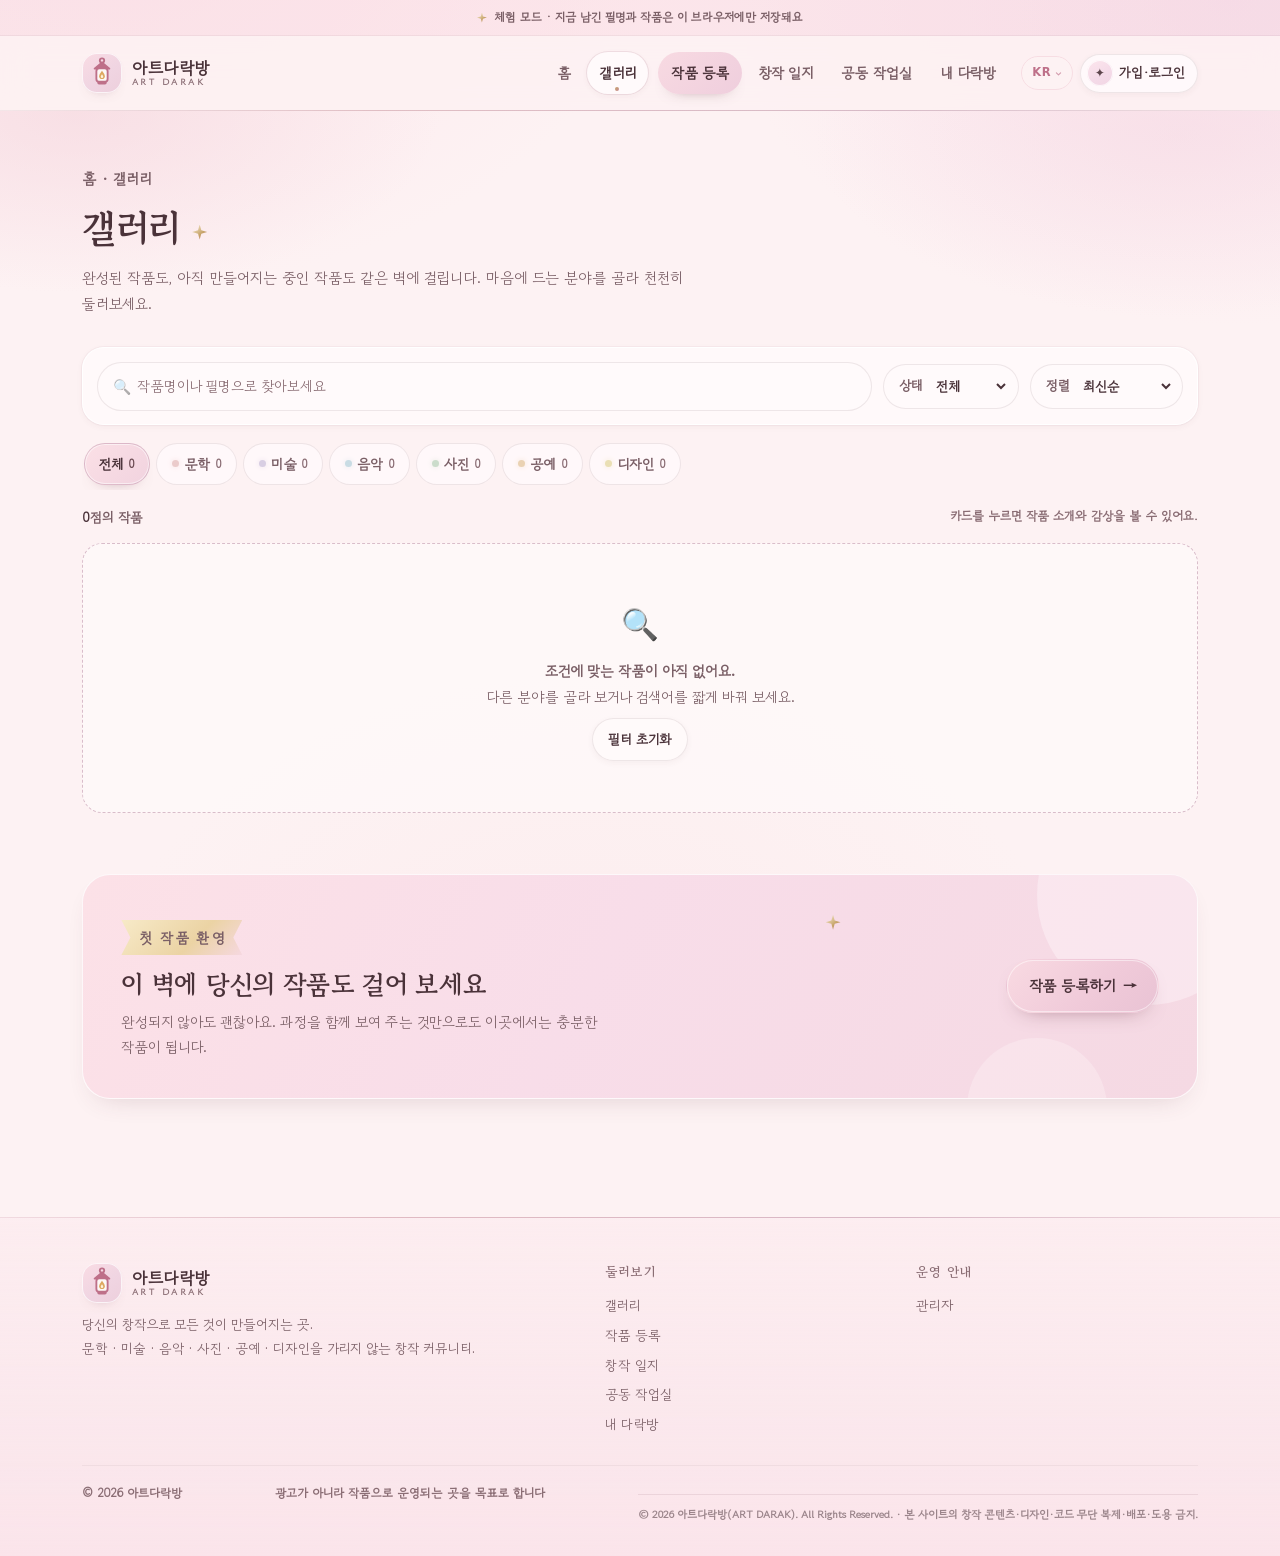
<file: gallery.html>
<!DOCTYPE html>
<html lang="ko">
<head>
<meta charset="utf-8">
<meta name="viewport" content="width=device-width, initial-scale=1">
<title>갤러리 · 아트다락방</title>
<meta name="description" content="문학·미술·음악·사진·공예·디자인, 아트다락방에 걸린 작품을 분야별로 둘러보세요.">
<meta name="theme-color" content="#FDF2F3">
<link rel="preconnect" href="https://fonts.googleapis.com">
<link rel="preconnect" href="https://fonts.gstatic.com" crossorigin>
<link href="https://fonts.googleapis.com/css2?family=Gowun+Batang:wght@400;700&family=Gowun+Dodum&display=swap" rel="stylesheet">
<link rel="stylesheet" href="assets/styles.css">
<link rel="icon" href="favicon.ico" sizes="any">
<link rel="icon" type="image/png" sizes="192x192" href="images/icon-192.png">
<link rel="apple-touch-icon" sizes="180x180" href="images/apple-touch-icon.png">
<link rel="manifest" href="manifest.json">
<meta name="apple-mobile-web-app-capable" content="yes">
<meta name="apple-mobile-web-app-title" content="아트다락방">
</head>
<body data-page="gallery">

<div class="mode-note" data-mode-note hidden>
  <span class="spark spark--sm" aria-hidden="true"></span>
  <span data-mode-text>체험 모드 · 지금 남긴 필명과 작품은 이 브라우저에만 저장돼요</span>
</div>

<header class="site-header">
  <div class="container header__inner">
    <a class="logo" href="index.html">
      <span class="logo__mark" aria-hidden="true">
        <svg class="logo__lantern" viewBox="0 0 256 256" aria-hidden="true" focusable="false">
          <circle cx="128" cy="48" r="14" fill="none" stroke="#BE7089" stroke-width="12"/>
          <path d="M128 60 L176 100 L80 100 Z" fill="#BE7089" stroke="#BE7089" stroke-width="10" stroke-linejoin="round"/>
          <rect x="92" y="98" width="72" height="86" rx="18" fill="#FDF8F6" stroke="#BE7089" stroke-width="12"/>
          <path d="M128 114 C140 130 146 139 146 148 A18 18 0 0 1 110 148 C110 139 116 130 128 114 Z" fill="#DDA85F"/>
          <path d="M128 136 C133 144 136 148 136 152 A8 8 0 0 1 120 152 C120 148 123 144 128 136 Z" fill="#FDF3DE"/>
          <rect x="98" y="180" width="60" height="22" rx="11" fill="#BE7089"/>
        </svg>
      </span>
      <span class="logo__text">아트다락방<em>ART DARAK</em></span>
    </a>
    <nav class="site-nav" id="site-nav" aria-label="주요 메뉴">
      <a href="index.html">홈</a>
      <a href="gallery.html" class="is-active" aria-current="page">갤러리</a>
      <a href="register.html" class="nav__cta">작품 등록</a>
      <a href="journal.html">창작 일지</a>
      <a href="cowork.html">공동 작업실</a>
      <a href="darakbang.html">내 다락방</a>
    </nav>
    <div class="header__actions">
      <button class="account-btn" type="button" data-account aria-label="필명으로 가입하거나 로그인하기">
        <span class="account-btn__avatar" data-account-avatar aria-hidden="true">✦</span>
        <span class="account-btn__text" data-account-text>가입·로그인</span>
      </button>
      <button class="nav-toggle" type="button" aria-expanded="false" aria-controls="site-nav">
        <span class="nav-toggle__bars" aria-hidden="true"><i></i><i></i><i></i></span>
        메뉴
      </button>
    </div>
  </div>
</header>

<main>

  <section class="page-head">
    <div class="container">
      <p class="breadcrumb"><a href="index.html">홈</a> · 갤러리</p>
      <h1>갤러리 <span class="spark" aria-hidden="true"></span></h1>
      <p>완성된 작품도, 아직 만들어지는 중인 작품도 같은 벽에 걸립니다. 마음에 드는 분야를 골라 천천히 둘러보세요.</p>
    </div>
  </section>

  <section class="section" style="padding-top:0;">
    <div class="container">

      <div class="toolbar">
        <div class="search" id="search-box">
          <span class="search__icon" aria-hidden="true">🔍</span>
          <label class="sr-only" for="gallery-search">작품 검색</label>
          <input type="search" id="gallery-search" placeholder="작품명이나 필명으로 찾아보세요" autocomplete="off">
          <button class="search__clear" type="button" id="search-clear" aria-label="검색어 지우기">✕</button>
        </div>
        <div class="sort">
          <label for="gallery-status">상태</label>
          <select id="gallery-status">
            <option value="전체">전체</option>
            <option value="완성">완성</option>
            <option value="과정 공개">과정 공개</option>
            <option value="첫 도전">첫 도전</option>
          </select>
        </div>
        <div class="sort">
          <label for="gallery-sort">정렬</label>
          <select id="gallery-sort">
            <option value="new">최신순</option>
            <option value="likes">마음 많은 순</option>
            <option value="comments">감상 많은 순</option>
            <option value="title">가나다순</option>
          </select>
        </div>
      </div>

      <div class="filters" role="group" aria-label="분야 필터">
        <button class="chip is-active" type="button" data-filter="전체" aria-pressed="true">
          전체 <span class="chip__count">0</span>
        </button>
        <button class="chip" type="button" data-field="문학" data-filter="문학" aria-pressed="false">
          <i class="dot" aria-hidden="true"></i>문학 <span class="chip__count">0</span>
        </button>
        <button class="chip" type="button" data-field="미술" data-filter="미술" aria-pressed="false">
          <i class="dot" aria-hidden="true"></i>미술 <span class="chip__count">0</span>
        </button>
        <button class="chip" type="button" data-field="음악" data-filter="음악" aria-pressed="false">
          <i class="dot" aria-hidden="true"></i>음악 <span class="chip__count">0</span>
        </button>
        <button class="chip" type="button" data-field="사진" data-filter="사진" aria-pressed="false">
          <i class="dot" aria-hidden="true"></i>사진 <span class="chip__count">0</span>
        </button>
        <button class="chip" type="button" data-field="공예" data-filter="공예" aria-pressed="false">
          <i class="dot" aria-hidden="true"></i>공예 <span class="chip__count">0</span>
        </button>
        <button class="chip" type="button" data-field="디자인" data-filter="디자인" aria-pressed="false">
          <i class="dot" aria-hidden="true"></i>디자인 <span class="chip__count">0</span>
        </button>
      </div>

      <div class="result-line">
        <p><b id="result-count">0</b>점의 작품</p>
        <p class="result-hint" id="result-line-hint">카드를 누르면 작품 소개와 감상을 볼 수 있어요.</p>
      </div>

      <div class="work-grid" id="gallery-grid"></div>

      <div class="empty" id="gallery-empty">
        <span class="empty__emoji" aria-hidden="true">🔍</span>
        <p><b>조건에 맞는 작품이 아직 없어요.</b><br>다른 분야를 골라 보거나 검색어를 짧게 바꿔 보세요.</p>
        <button class="btn btn--ghost btn--sm" type="button" id="reset-filters">필터 초기화</button>
      </div>

    </div>
  </section>

  <section class="section" style="padding-top:0;">
    <div class="container">
      <div class="invite">
        <span class="spark invite__spark" aria-hidden="true"></span>
        <div>
          <p class="ribbon ribbon--gold">첫 작품 환영</p>
          <h2 style="margin-top:.7rem;">이 벽에 당신의 작품도 걸어 보세요</h2>
          <p>완성되지 않아도 괜찮아요. 과정을 함께 보여 주는 것만으로도 이곳에서는 충분한 작품이 됩니다.</p>
        </div>
        <a class="btn btn--primary" href="register.html">작품 등록하기 <span aria-hidden="true">→</span></a>
      </div>
    </div>
  </section>

</main>

<footer class="site-footer">
  <div class="container">
    <div class="footer__inner">
      <div class="footer__brand">
        <a class="logo" href="index.html">
          <span class="logo__mark" aria-hidden="true">
            <svg class="logo__lantern" viewBox="0 0 256 256" aria-hidden="true" focusable="false">
              <circle cx="128" cy="48" r="14" fill="none" stroke="#BE7089" stroke-width="12"/>
              <path d="M128 60 L176 100 L80 100 Z" fill="#BE7089" stroke="#BE7089" stroke-width="10" stroke-linejoin="round"/>
              <rect x="92" y="98" width="72" height="86" rx="18" fill="#FDF8F6" stroke="#BE7089" stroke-width="12"/>
              <path d="M128 114 C140 130 146 139 146 148 A18 18 0 0 1 110 148 C110 139 116 130 128 114 Z" fill="#DDA85F"/>
              <path d="M128 136 C133 144 136 148 136 152 A8 8 0 0 1 120 152 C120 148 123 144 128 136 Z" fill="#FDF3DE"/>
              <rect x="98" y="180" width="60" height="22" rx="11" fill="#BE7089"/>
            </svg>
          </span>
          <span class="logo__text">아트다락방<em>ART DARAK</em></span>
        </a>
        <p>당신의 창작으로 모든 것이 만들어지는 곳.<br>문학 · 미술 · 음악 · 사진 · 공예 · 디자인을 가리지 않는 창작 커뮤니티.</p>
      </div>
      <div class="footer__col">
        <h4>둘러보기</h4>
        <ul>
          <li><a href="gallery.html">갤러리</a></li>
          <li><a href="register.html">작품 등록</a></li>
          <li><a href="journal.html">창작 일지</a></li>
          <li><a href="cowork.html">공동 작업실</a></li>
          <li><a href="darakbang.html">내 다락방</a></li>
        </ul>
      </div>
      <div class="footer__col">
        <h4>운영 안내</h4>
        <ul>
          <li><a href="admin.html">관리자</a></li>
        </ul>
      </div>
    </div>
    <div class="footer__bottom">
      <span>© 2026 아트다락방</span>
      <span>광고가 아니라 작품으로 운영되는 곳을 목표로 합니다</span>
        <div class="footer__copyright" style="margin-top:12px;padding-top:10px;border-top:1px solid rgba(120,80,90,.12);font-size:11px;line-height:1.8;color:#9b858b;text-align:center;">© 2026 아트다락방(ART DARAK). All Rights Reserved. · 본 사이트의 창작 콘텐츠·디자인·코드 무단 복제·배포·도용 금지.</div>
</div>
  </div>
</footer>

<div class="toast" id="toast" role="status" aria-live="polite"></div>

<script src="assets/seed.js"></script>
<script src="assets/supabase-config.js"></script>
<script src="assets/store.js"></script>
<script src="assets/app.js"></script>
<script src="assets/i18n.js"></script>
</body>
</html>
</file>
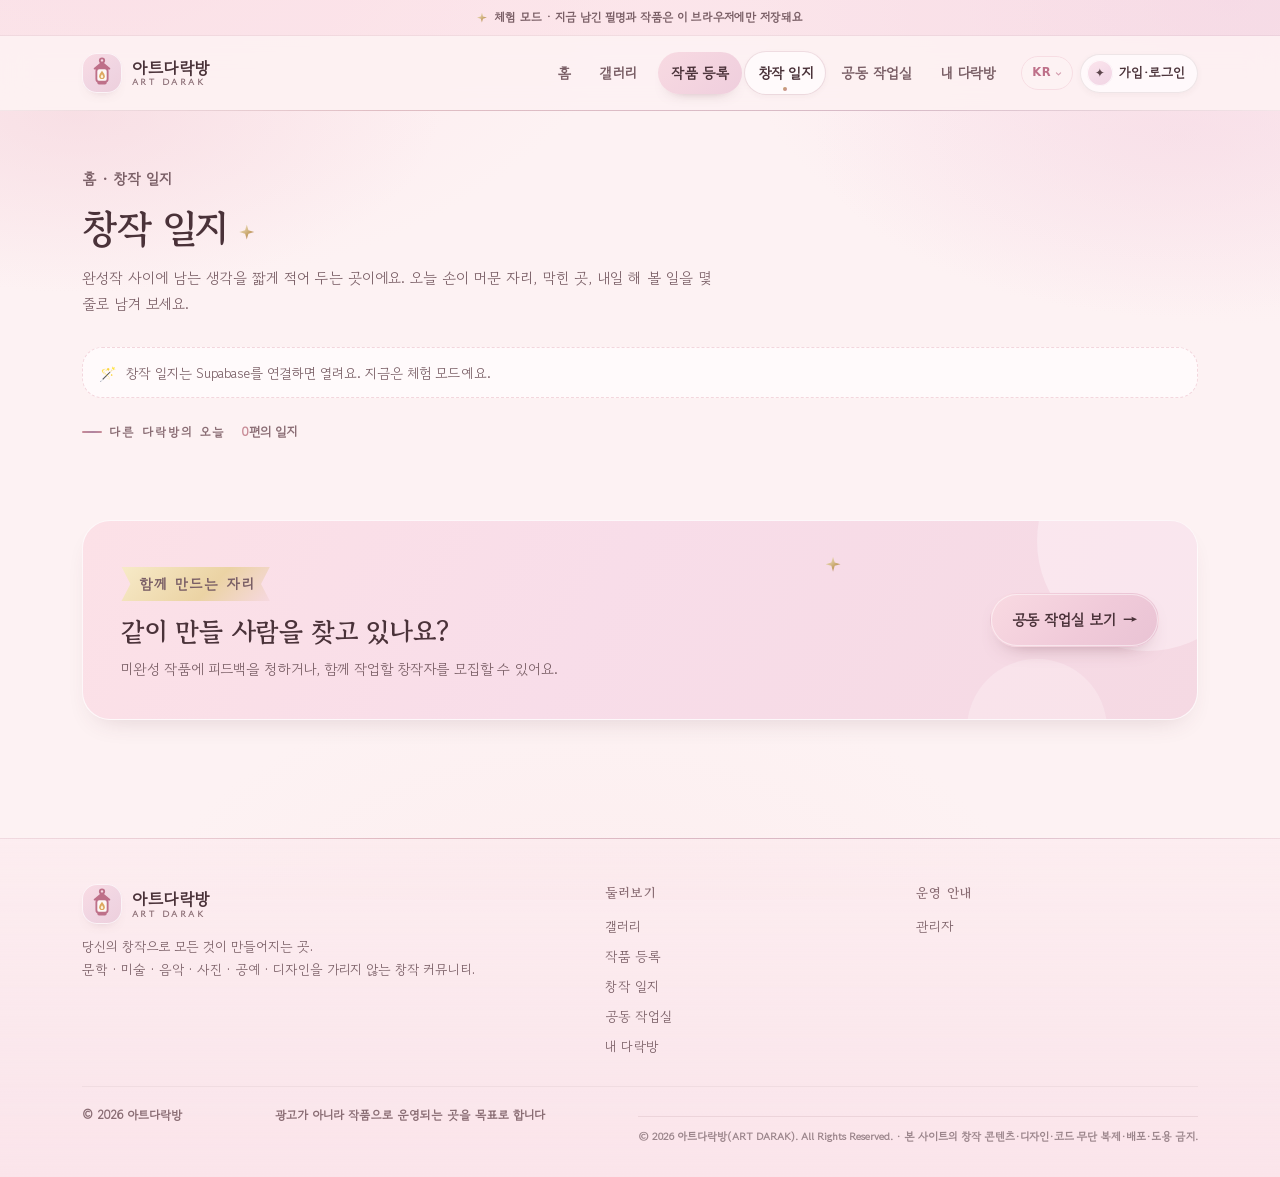
<file: journal.html>
<!DOCTYPE html>
<html lang="ko">
<head>
<meta charset="utf-8">
<meta name="viewport" content="width=device-width, initial-scale=1">
<title>창작 일지 · 아트다락방</title>
<meta name="description" content="작품 사이에 남는 생각을 짧게 적는 곳. 오늘의 과정과 메모를 필명으로 남기고, 다른 창작자의 일지에 응원을 보내 보세요.">
<meta name="theme-color" content="#FDF2F3">
<link rel="preconnect" href="https://fonts.googleapis.com">
<link rel="preconnect" href="https://fonts.gstatic.com" crossorigin>
<link href="https://fonts.googleapis.com/css2?family=Gowun+Batang:wght@400;700&family=Gowun+Dodum&display=swap" rel="stylesheet">
<link rel="stylesheet" href="assets/styles.css">
<link rel="icon" href="favicon.ico" sizes="any">
<link rel="icon" type="image/png" sizes="192x192" href="images/icon-192.png">
<link rel="apple-touch-icon" sizes="180x180" href="images/apple-touch-icon.png">
<link rel="manifest" href="manifest.json">
<meta name="apple-mobile-web-app-capable" content="yes">
<meta name="apple-mobile-web-app-title" content="아트다락방">
</head>
<body data-page="journal">

<div class="mode-note" data-mode-note hidden>
  <span class="spark spark--sm" aria-hidden="true"></span>
  <span data-mode-text>체험 모드 · 지금 남긴 필명과 작품은 이 브라우저에만 저장돼요</span>
</div>

<header class="site-header">
  <div class="container header__inner">
    <a class="logo" href="index.html">
      <span class="logo__mark" aria-hidden="true">
        <svg class="logo__lantern" viewBox="0 0 256 256" aria-hidden="true" focusable="false">
          <circle cx="128" cy="48" r="14" fill="none" stroke="#BE7089" stroke-width="12"/>
          <path d="M128 60 L176 100 L80 100 Z" fill="#BE7089" stroke="#BE7089" stroke-width="10" stroke-linejoin="round"/>
          <rect x="92" y="98" width="72" height="86" rx="18" fill="#FDF8F6" stroke="#BE7089" stroke-width="12"/>
          <path d="M128 114 C140 130 146 139 146 148 A18 18 0 0 1 110 148 C110 139 116 130 128 114 Z" fill="#DDA85F"/>
          <path d="M128 136 C133 144 136 148 136 152 A8 8 0 0 1 120 152 C120 148 123 144 128 136 Z" fill="#FDF3DE"/>
          <rect x="98" y="180" width="60" height="22" rx="11" fill="#BE7089"/>
        </svg>
      </span>
      <span class="logo__text">아트다락방<em>ART DARAK</em></span>
    </a>
    <nav class="site-nav" id="site-nav" aria-label="주요 메뉴">
      <a href="index.html">홈</a>
      <a href="gallery.html">갤러리</a>
      <a href="register.html" class="nav__cta">작품 등록</a>
      <a href="journal.html" class="is-active" aria-current="page">창작 일지</a>
      <a href="cowork.html">공동 작업실</a>
      <a href="darakbang.html">내 다락방</a>
    </nav>
    <div class="header__actions">
      <button class="account-btn" type="button" data-account aria-label="필명으로 가입하거나 로그인하기">
        <span class="account-btn__avatar" data-account-avatar aria-hidden="true">✦</span>
        <span class="account-btn__text" data-account-text>가입·로그인</span>
      </button>
      <button class="nav-toggle" type="button" aria-expanded="false" aria-controls="site-nav">
        <span class="nav-toggle__bars" aria-hidden="true"><i></i><i></i><i></i></span>
        메뉴
      </button>
    </div>
  </div>
</header>

<main>

  <section class="page-head">
    <div class="container">
      <p class="breadcrumb"><a href="index.html">홈</a> · 창작 일지</p>
      <h1>창작 일지 <span class="spark" aria-hidden="true"></span></h1>
      <p>완성작 사이에 남는 생각을 짧게 적어 두는 곳이에요. 오늘 손이 머문 자리, 막힌 곳, 내일 해 볼 일을 몇 줄로 남겨 보세요.</p>
    </div>
  </section>

  <section class="section" style="padding-top:0;">
    <div class="container">

      <p class="feed-notice" data-jsetup hidden>
        <span aria-hidden="true">🪄</span>
        <span data-jsetup-text>창작 일지를 준비하고 있어요. 조금 뒤에 다시 열어 주세요.</span>
      </p>

      <div class="feed-gate" data-jgate hidden>
        <span class="feed-gate__emoji" aria-hidden="true">✎</span>
        <h2>필명으로 시작하면 일지를 남길 수 있어요</h2>
        <p>이메일 없이 필명과 비밀번호만 정하면 됩니다. 읽는 것은 가입하지 않아도 언제든 괜찮아요.</p>
        <button class="btn btn--primary" type="button" data-open-auth="signup">필명 정하기</button>
      </div>

      <form class="feed-form" id="journal-form" novalidate hidden>
        <div class="feed-form__author">
          <span aria-hidden="true">✦</span>
          <span>필명 <b data-jauthor></b> 님의 오늘</span>
        </div>
        <label class="form-field">
          <span>오늘의 기록 <em>*</em></span>
          <textarea class="textarea" name="body" rows="4" maxlength="800" placeholder="오늘은 무엇을 만들었나요? 어디서 막혔는지도 좋아요." required></textarea>
          <small class="form-note"><span data-jlen>0</span> / 800자</small>
        </label>
        <div class="form-field">
          <span>분야 <em>(선택)</em></span>
          <div class="opt-chips" data-jfield-picker>
            <button class="chip is-active" type="button" data-pick-field="문학" data-field="문학" aria-pressed="true"><i class="dot" aria-hidden="true"></i>문학</button>
            <button class="chip" type="button" data-pick-field="미술" data-field="미술" aria-pressed="false"><i class="dot" aria-hidden="true"></i>미술</button>
            <button class="chip" type="button" data-pick-field="음악" data-field="음악" aria-pressed="false"><i class="dot" aria-hidden="true"></i>음악</button>
            <button class="chip" type="button" data-pick-field="사진" data-field="사진" aria-pressed="false"><i class="dot" aria-hidden="true"></i>사진</button>
            <button class="chip" type="button" data-pick-field="공예" data-field="공예" aria-pressed="false"><i class="dot" aria-hidden="true"></i>공예</button>
            <button class="chip" type="button" data-pick-field="디자인" data-field="디자인" aria-pressed="false"><i class="dot" aria-hidden="true"></i>디자인</button>
          </div>
        </div>
        <div class="form-field">
          <span>공개 범위</span>
          <div class="status-options">
            <label class="status-opt">
              <input type="radio" name="visibility" value="public" checked>
              <span><b>공개</b><small>다른 창작자도 읽고 응원할 수 있어요</small></span>
            </label>
            <label class="status-opt">
              <input type="radio" name="visibility" value="private">
              <span><b>나만 보기</b><small>내 다락방 일지에만 남아요</small></span>
            </label>
          </div>
        </div>
        <p class="form-error" data-jerror role="alert" hidden></p>
        <div class="form-foot">
          <p class="form-note" data-jfoot>짧아도 괜찮아요. 한 줄이면 충분합니다.</p>
          <div class="feed-form__buttons">
            <button class="btn btn--ghost btn--sm" type="button" data-jcancel hidden>취소</button>
            <button class="btn btn--primary" type="submit" data-jsubmit>일지 남기기</button>
          </div>
        </div>
      </form>

      <div class="feed-head">
        <p class="kicker">다른 다락방의 오늘</p>
        <p class="feed-head__count"><b data-jcount>0</b>편의 일지</p>
      </div>

      <div class="feed" data-jlist></div>

      <div class="empty" data-jempty hidden>
        <span class="empty__emoji" aria-hidden="true">✎</span>
        <p><b>아직 남겨진 일지가 없어요.</b><br>첫 일지의 주인이 되어 오늘을 남겨 보세요.</p>
      </div>

    </div>
  </section>

  <section class="section" style="padding-top:0;">
    <div class="container">
      <div class="invite">
        <span class="spark invite__spark" aria-hidden="true"></span>
        <div>
          <p class="ribbon ribbon--gold">함께 만드는 자리</p>
          <h2 style="margin-top:.7rem;">같이 만들 사람을 찾고 있나요?</h2>
          <p>미완성 작품에 피드백을 청하거나, 함께 작업할 창작자를 모집할 수 있어요.</p>
        </div>
        <a class="btn btn--primary" href="cowork.html">공동 작업실 보기 <span aria-hidden="true">→</span></a>
      </div>
    </div>
  </section>

</main>

<footer class="site-footer">
  <div class="container">
    <div class="footer__inner">
      <div class="footer__brand">
        <a class="logo" href="index.html">
          <span class="logo__mark" aria-hidden="true">
            <svg class="logo__lantern" viewBox="0 0 256 256" aria-hidden="true" focusable="false">
              <circle cx="128" cy="48" r="14" fill="none" stroke="#BE7089" stroke-width="12"/>
              <path d="M128 60 L176 100 L80 100 Z" fill="#BE7089" stroke="#BE7089" stroke-width="10" stroke-linejoin="round"/>
              <rect x="92" y="98" width="72" height="86" rx="18" fill="#FDF8F6" stroke="#BE7089" stroke-width="12"/>
              <path d="M128 114 C140 130 146 139 146 148 A18 18 0 0 1 110 148 C110 139 116 130 128 114 Z" fill="#DDA85F"/>
              <path d="M128 136 C133 144 136 148 136 152 A8 8 0 0 1 120 152 C120 148 123 144 128 136 Z" fill="#FDF3DE"/>
              <rect x="98" y="180" width="60" height="22" rx="11" fill="#BE7089"/>
            </svg>
          </span>
          <span class="logo__text">아트다락방<em>ART DARAK</em></span>
        </a>
        <p>당신의 창작으로 모든 것이 만들어지는 곳.<br>문학 · 미술 · 음악 · 사진 · 공예 · 디자인을 가리지 않는 창작 커뮤니티.</p>
      </div>
      <div class="footer__col">
        <h4>둘러보기</h4>
        <ul>
          <li><a href="gallery.html">갤러리</a></li>
          <li><a href="register.html">작품 등록</a></li>
          <li><a href="journal.html">창작 일지</a></li>
          <li><a href="cowork.html">공동 작업실</a></li>
          <li><a href="darakbang.html">내 다락방</a></li>
        </ul>
      </div>
      <div class="footer__col">
        <h4>운영 안내</h4>
        <ul>
          <li><a href="admin.html">관리자</a></li>
        </ul>
      </div>
    </div>
    <div class="footer__bottom">
      <span>© 2026 아트다락방</span>
      <span>광고가 아니라 작품으로 운영되는 곳을 목표로 합니다</span>
        <div class="footer__copyright" style="margin-top:12px;padding-top:10px;border-top:1px solid rgba(120,80,90,.12);font-size:11px;line-height:1.8;color:#9b858b;text-align:center;">© 2026 아트다락방(ART DARAK). All Rights Reserved. · 본 사이트의 창작 콘텐츠·디자인·코드 무단 복제·배포·도용 금지.</div>
</div>
  </div>
</footer>

<div class="toast" id="toast" role="status" aria-live="polite"></div>

<script src="assets/seed.js"></script>
<script src="assets/supabase-config.js"></script>
<script src="assets/store.js"></script>
<script src="assets/app.js"></script>
<script src="assets/stages.js"></script>
<script src="assets/i18n.js"></script>
</body>
</html>
</file>
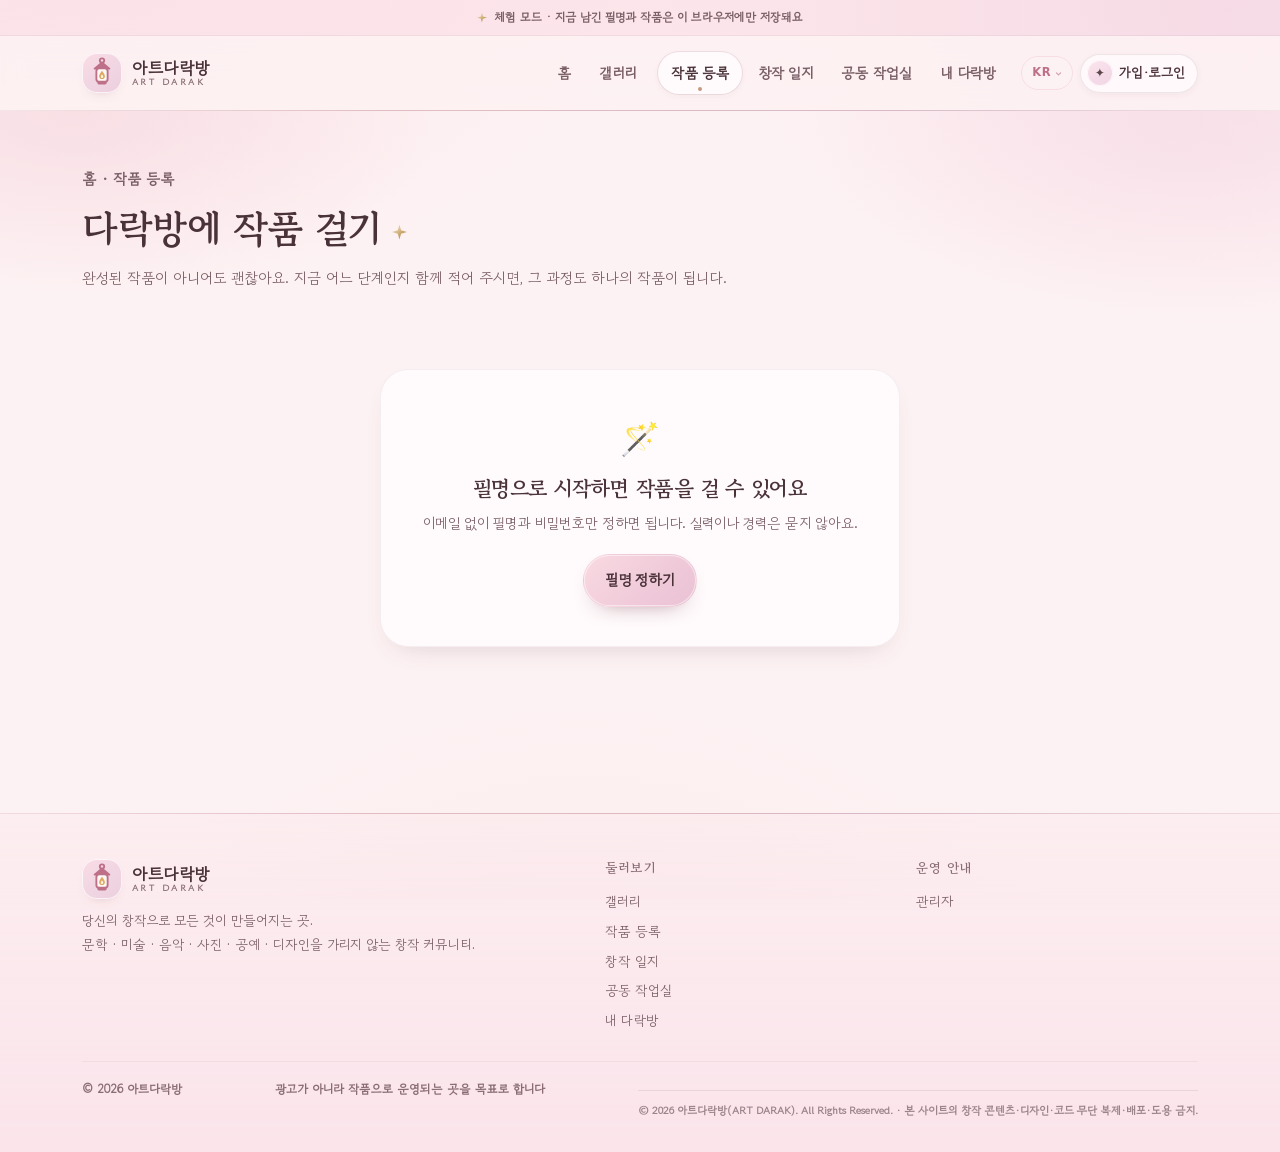
<file: register.html>
<!DOCTYPE html>
<html lang="ko">
<head>
<meta charset="utf-8">
<meta name="viewport" content="width=device-width, initial-scale=1">
<title>작품 등록 · 아트다락방</title>
<meta name="description" content="아트다락방에 내 작품을 겁니다. 제목, 분야, 지금의 단계, 소개와 사진을 남겨 주세요.">
<meta name="theme-color" content="#FDF2F3">
<link rel="preconnect" href="https://fonts.googleapis.com">
<link rel="preconnect" href="https://fonts.gstatic.com" crossorigin>
<link href="https://fonts.googleapis.com/css2?family=Gowun+Batang:wght@400;700&family=Gowun+Dodum&display=swap" rel="stylesheet">
<link rel="stylesheet" href="assets/styles.css">
<link rel="icon" href="favicon.ico" sizes="any">
<link rel="icon" type="image/png" sizes="192x192" href="images/icon-192.png">
<link rel="apple-touch-icon" sizes="180x180" href="images/apple-touch-icon.png">
<link rel="manifest" href="manifest.json">
<meta name="apple-mobile-web-app-capable" content="yes">
<meta name="apple-mobile-web-app-title" content="아트다락방">
</head>
<body data-page="register">

<div class="mode-note" data-mode-note hidden>
  <span class="spark spark--sm" aria-hidden="true"></span>
  <span data-mode-text>체험 모드 · 지금 남긴 필명과 작품은 이 브라우저에만 저장돼요</span>
</div>

<header class="site-header">
  <div class="container header__inner">
    <a class="logo" href="index.html">
      <span class="logo__mark" aria-hidden="true">
        <svg class="logo__lantern" viewBox="0 0 256 256" aria-hidden="true" focusable="false">
          <circle cx="128" cy="48" r="14" fill="none" stroke="#BE7089" stroke-width="12"/>
          <path d="M128 60 L176 100 L80 100 Z" fill="#BE7089" stroke="#BE7089" stroke-width="10" stroke-linejoin="round"/>
          <rect x="92" y="98" width="72" height="86" rx="18" fill="#FDF8F6" stroke="#BE7089" stroke-width="12"/>
          <path d="M128 114 C140 130 146 139 146 148 A18 18 0 0 1 110 148 C110 139 116 130 128 114 Z" fill="#DDA85F"/>
          <path d="M128 136 C133 144 136 148 136 152 A8 8 0 0 1 120 152 C120 148 123 144 128 136 Z" fill="#FDF3DE"/>
          <rect x="98" y="180" width="60" height="22" rx="11" fill="#BE7089"/>
        </svg>
      </span>
      <span class="logo__text">아트다락방<em>ART DARAK</em></span>
    </a>
    <nav class="site-nav" id="site-nav" aria-label="주요 메뉴">
      <a href="index.html">홈</a>
      <a href="gallery.html">갤러리</a>
      <a href="register.html" class="nav__cta is-active" aria-current="page">작품 등록</a>
      <a href="journal.html">창작 일지</a>
      <a href="cowork.html">공동 작업실</a>
      <a href="darakbang.html">내 다락방</a>
    </nav>
    <div class="header__actions">
      <button class="account-btn" type="button" data-account aria-label="필명으로 가입하거나 로그인하기">
        <span class="account-btn__avatar" data-account-avatar aria-hidden="true">✦</span>
        <span class="account-btn__text" data-account-text>가입·로그인</span>
      </button>
      <button class="nav-toggle" type="button" aria-expanded="false" aria-controls="site-nav">
        <span class="nav-toggle__bars" aria-hidden="true"><i></i><i></i><i></i></span>
        메뉴
      </button>
    </div>
  </div>
</header>

<main>

  <section class="page-head">
    <div class="container">
      <p class="breadcrumb"><a href="index.html">홈</a> · 작품 등록</p>
      <h1>다락방에 작품 걸기 <span class="spark" aria-hidden="true"></span></h1>
      <p>완성된 작품이 아니어도 괜찮아요. 지금 어느 단계인지 함께 적어 주시면, 그 과정도 하나의 작품이 됩니다.</p>
    </div>
  </section>

  <section class="section" style="padding-top:0;">
    <div class="container">

      <div class="register-gate" id="register-gate" hidden>
        <span class="register-gate__emoji" aria-hidden="true">🪄</span>
        <h2>필명으로 시작하면 작품을 걸 수 있어요</h2>
        <p>이메일 없이 필명과 비밀번호만 정하면 됩니다. 실력이나 경력은 묻지 않아요.</p>
        <button class="btn btn--primary" type="button" data-open-auth="signup">필명 정하기</button>
      </div>

      <form class="work-form" id="work-form" novalidate hidden>
        <div class="work-form__author">
          <span aria-hidden="true">✦</span>
          <span>필명 <b data-author></b> 님으로 겁니다</span>
        </div>

        <label class="form-field">
          <span>제목 <em>*</em></span>
          <input class="input" name="title" type="text" maxlength="60" placeholder="작품 제목을 적어 주세요" required>
        </label>

        <div class="form-field">
          <span>분야 <em>*</em></span>
          <div class="opt-chips" data-field-picker>
            <button class="chip is-active" type="button" data-pick-field="문학" data-field="문학" aria-pressed="true"><i class="dot" aria-hidden="true"></i>문학</button>
            <button class="chip" type="button" data-pick-field="미술" data-field="미술" aria-pressed="false"><i class="dot" aria-hidden="true"></i>미술</button>
            <button class="chip" type="button" data-pick-field="음악" data-field="음악" aria-pressed="false"><i class="dot" aria-hidden="true"></i>음악</button>
            <button class="chip" type="button" data-pick-field="사진" data-field="사진" aria-pressed="false"><i class="dot" aria-hidden="true"></i>사진</button>
            <button class="chip" type="button" data-pick-field="공예" data-field="공예" aria-pressed="false"><i class="dot" aria-hidden="true"></i>공예</button>
            <button class="chip" type="button" data-pick-field="디자인" data-field="디자인" aria-pressed="false"><i class="dot" aria-hidden="true"></i>디자인</button>
          </div>
          <p class="form-note" data-field-hint>문학 작품으로 걸립니다.</p>
        </div>

        <div class="form-field">
          <span>지금 어느 단계인가요?</span>
          <div class="status-options">
            <label class="status-opt">
              <input type="radio" name="status" value="완성" checked>
              <span><b>완성</b><small>한 번 마무리한 작품이에요</small></span>
            </label>
            <label class="status-opt">
              <input type="radio" name="status" value="과정 공개">
              <span><b>과정 공개</b><small>만드는 중인 모습을 함께 보여 줘요</small></span>
            </label>
            <label class="status-opt">
              <input type="radio" name="status" value="첫 도전">
              <span><b>첫 도전</b><small>이 분야에 처음 도전한 작품이에요</small></span>
            </label>
          </div>
        </div>

        <label class="form-field">
          <span>작품 소개</span>
          <textarea class="textarea" name="description" maxlength="2000" rows="6" placeholder="어떤 마음으로 만들었는지, 어디서 막혔는지 적어 주세요. 과정도 충분한 작품이에요."></textarea>
        </label>

        <div class="form-field">
          <span>사진 <em>(선택)</em></span>
          <div class="image-picker">
            <div class="image-picker__row">
              <input type="file" id="work-image-file" accept="image/*" class="sr-only">
              <label class="btn btn--ghost btn--sm" for="work-image-file">사진 고르기</label>
              <input class="input" type="url" name="image_url" placeholder="또는 이미지 주소 https://...">
            </div>
            <p class="form-note">휴대폰에서 고른 사진은 최대 1200px로 자동으로 줄여 올려요.</p>
            <div class="image-preview" id="image-preview" hidden>
              <img alt="고른 사진 미리보기">
              <span class="image-preview__note" data-image-note></span>
              <button class="image-preview__clear" type="button" id="image-clear">빼기</button>
            </div>
          </div>
        </div>

        <label class="form-field">
          <span>작품 링크 <em>(선택)</em></span>
          <input class="input" type="url" name="link_url" placeholder="음악·영상은 링크로 걸 수 있어요">
          <small class="form-note">파일을 올리는 대신 링크를 쓰면 저장 공간을 아낄 수 있어요.</small>
        </label>

        <p class="form-error" data-form-error role="alert" hidden></p>

        <div class="form-foot">
          <p class="form-note">올린 작품은 갤러리와 내 다락방에 바로 걸립니다.</p>
          <button class="btn btn--primary" type="submit">다락방에 걸기</button>
        </div>
      </form>

    </div>
  </section>

</main>

<footer class="site-footer">
  <div class="container">
    <div class="footer__inner">
      <div class="footer__brand">
        <a class="logo" href="index.html">
          <span class="logo__mark" aria-hidden="true">
            <svg class="logo__lantern" viewBox="0 0 256 256" aria-hidden="true" focusable="false">
              <circle cx="128" cy="48" r="14" fill="none" stroke="#BE7089" stroke-width="12"/>
              <path d="M128 60 L176 100 L80 100 Z" fill="#BE7089" stroke="#BE7089" stroke-width="10" stroke-linejoin="round"/>
              <rect x="92" y="98" width="72" height="86" rx="18" fill="#FDF8F6" stroke="#BE7089" stroke-width="12"/>
              <path d="M128 114 C140 130 146 139 146 148 A18 18 0 0 1 110 148 C110 139 116 130 128 114 Z" fill="#DDA85F"/>
              <path d="M128 136 C133 144 136 148 136 152 A8 8 0 0 1 120 152 C120 148 123 144 128 136 Z" fill="#FDF3DE"/>
              <rect x="98" y="180" width="60" height="22" rx="11" fill="#BE7089"/>
            </svg>
          </span>
          <span class="logo__text">아트다락방<em>ART DARAK</em></span>
        </a>
        <p>당신의 창작으로 모든 것이 만들어지는 곳.<br>문학 · 미술 · 음악 · 사진 · 공예 · 디자인을 가리지 않는 창작 커뮤니티.</p>
      </div>
      <div class="footer__col">
        <h4>둘러보기</h4>
        <ul>
          <li><a href="gallery.html">갤러리</a></li>
          <li><a href="register.html">작품 등록</a></li>
          <li><a href="journal.html">창작 일지</a></li>
          <li><a href="cowork.html">공동 작업실</a></li>
          <li><a href="darakbang.html">내 다락방</a></li>
        </ul>
      </div>
      <div class="footer__col">
        <h4>운영 안내</h4>
        <ul>
          <li><a href="admin.html">관리자</a></li>
        </ul>
      </div>
    </div>
    <div class="footer__bottom">
      <span>© 2026 아트다락방</span>
      <span>광고가 아니라 작품으로 운영되는 곳을 목표로 합니다</span>
        <div class="footer__copyright" style="margin-top:12px;padding-top:10px;border-top:1px solid rgba(120,80,90,.12);font-size:11px;line-height:1.8;color:#9b858b;text-align:center;">© 2026 아트다락방(ART DARAK). All Rights Reserved. · 본 사이트의 창작 콘텐츠·디자인·코드 무단 복제·배포·도용 금지.</div>
</div>
  </div>
</footer>

<div class="toast" id="toast" role="status" aria-live="polite"></div>

<script src="assets/seed.js"></script>
<script src="assets/supabase-config.js"></script>
<script src="assets/store.js"></script>
<script src="assets/app.js"></script>
<script src="assets/i18n.js"></script>
</body>
</html>
</file>
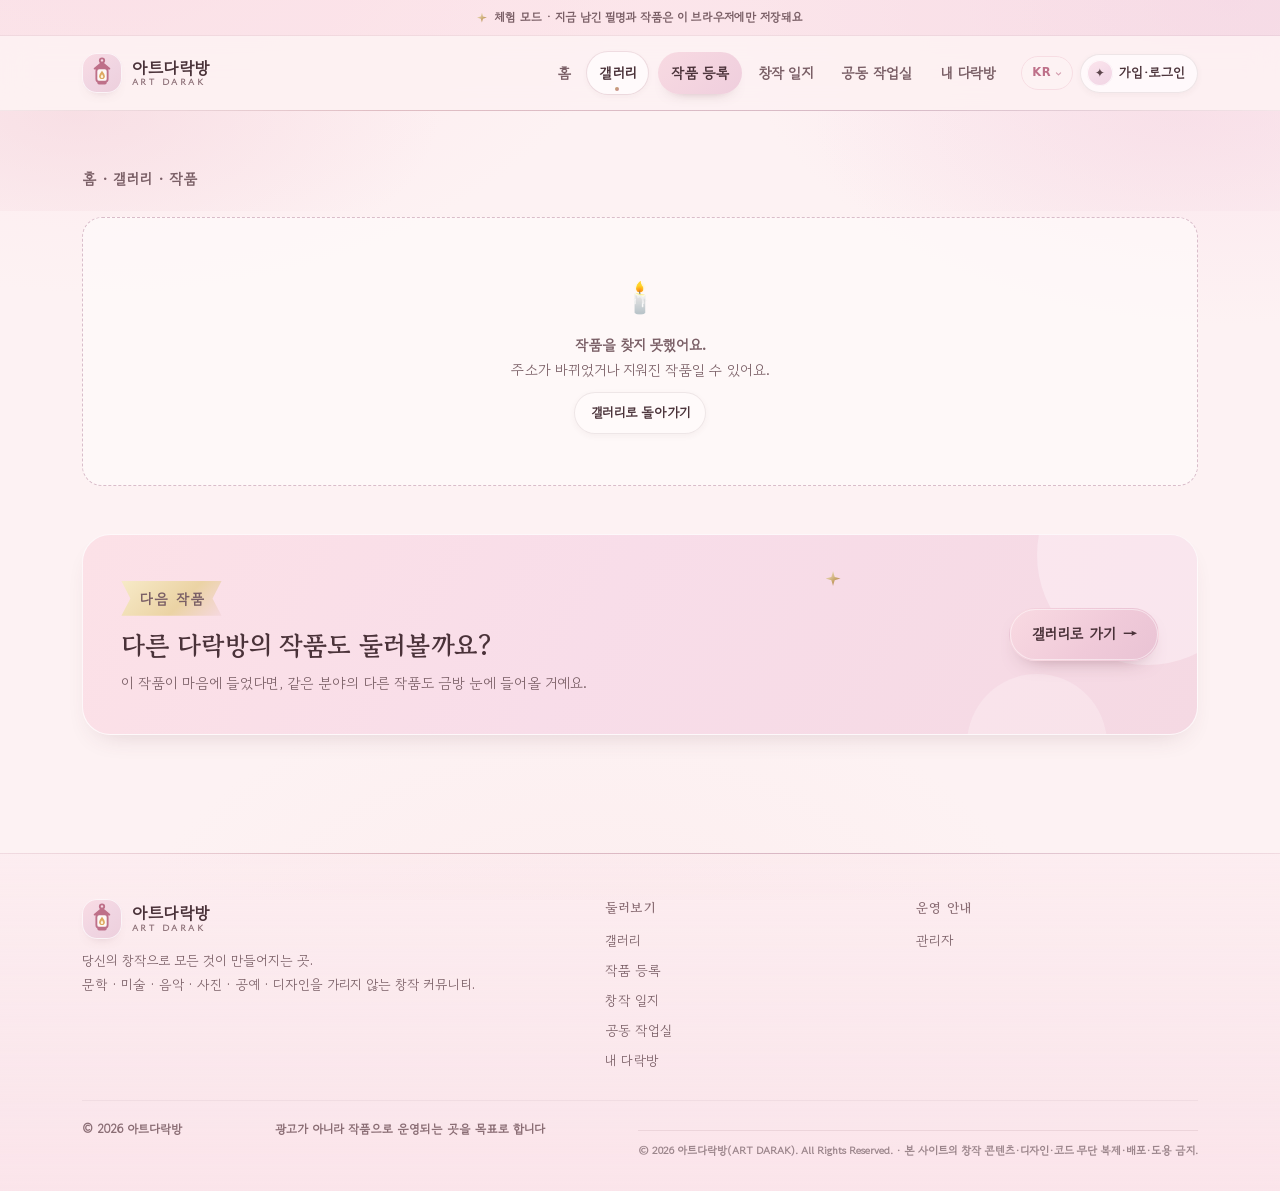
<file: work.html>
<!DOCTYPE html>
<html lang="ko">
<head>
<meta charset="utf-8">
<meta name="viewport" content="width=device-width, initial-scale=1">
<title>작품 보기 · 아트다락방</title>
<meta name="description" content="아트다락방에 걸린 작품의 소개와 감상을 봅니다.">
<meta name="theme-color" content="#FDF2F3">
<link rel="preconnect" href="https://fonts.googleapis.com">
<link rel="preconnect" href="https://fonts.gstatic.com" crossorigin>
<link href="https://fonts.googleapis.com/css2?family=Gowun+Batang:wght@400;700&family=Gowun+Dodum&display=swap" rel="stylesheet">
<link rel="stylesheet" href="assets/styles.css">
<link rel="icon" href="favicon.ico" sizes="any">
<link rel="icon" type="image/png" sizes="192x192" href="images/icon-192.png">
<link rel="apple-touch-icon" sizes="180x180" href="images/apple-touch-icon.png">
<link rel="manifest" href="manifest.json">
<meta name="apple-mobile-web-app-capable" content="yes">
<meta name="apple-mobile-web-app-title" content="아트다락방">
</head>
<body data-page="work">

<div class="mode-note" data-mode-note hidden>
  <span class="spark spark--sm" aria-hidden="true"></span>
  <span data-mode-text>체험 모드 · 지금 남긴 필명과 작품은 이 브라우저에만 저장돼요</span>
</div>

<header class="site-header">
  <div class="container header__inner">
    <a class="logo" href="index.html">
      <span class="logo__mark" aria-hidden="true">
        <svg class="logo__lantern" viewBox="0 0 256 256" aria-hidden="true" focusable="false">
          <circle cx="128" cy="48" r="14" fill="none" stroke="#BE7089" stroke-width="12"/>
          <path d="M128 60 L176 100 L80 100 Z" fill="#BE7089" stroke="#BE7089" stroke-width="10" stroke-linejoin="round"/>
          <rect x="92" y="98" width="72" height="86" rx="18" fill="#FDF8F6" stroke="#BE7089" stroke-width="12"/>
          <path d="M128 114 C140 130 146 139 146 148 A18 18 0 0 1 110 148 C110 139 116 130 128 114 Z" fill="#DDA85F"/>
          <path d="M128 136 C133 144 136 148 136 152 A8 8 0 0 1 120 152 C120 148 123 144 128 136 Z" fill="#FDF3DE"/>
          <rect x="98" y="180" width="60" height="22" rx="11" fill="#BE7089"/>
        </svg>
      </span>
      <span class="logo__text">아트다락방<em>ART DARAK</em></span>
    </a>
    <nav class="site-nav" id="site-nav" aria-label="주요 메뉴">
      <a href="index.html">홈</a>
      <a href="gallery.html" class="is-active">갤러리</a>
      <a href="register.html" class="nav__cta">작품 등록</a>
      <a href="journal.html">창작 일지</a>
      <a href="cowork.html">공동 작업실</a>
      <a href="darakbang.html">내 다락방</a>
    </nav>
    <div class="header__actions">
      <button class="account-btn" type="button" data-account aria-label="필명으로 가입하거나 로그인하기">
        <span class="account-btn__avatar" data-account-avatar aria-hidden="true">✦</span>
        <span class="account-btn__text" data-account-text>가입·로그인</span>
      </button>
      <button class="nav-toggle" type="button" aria-expanded="false" aria-controls="site-nav">
        <span class="nav-toggle__bars" aria-hidden="true"><i></i><i></i><i></i></span>
        메뉴
      </button>
    </div>
  </div>
</header>

<main>

  <section class="page-head" style="padding-bottom:.6rem;">
    <div class="container">
      <p class="breadcrumb"><a href="index.html">홈</a> · <a href="gallery.html">갤러리</a> · 작품</p>
    </div>
  </section>

  <section class="section" style="padding-top:.4rem;">
    <div class="container">
      <div id="work-detail"></div>

      <section class="comments" id="comments-section" aria-labelledby="comments-title">
        <div class="section__head">
          <div class="section__title">
            <p class="kicker">감상</p>
            <h2 id="comments-title">이 작품에 남겨진 말 <span class="spark" aria-hidden="true"></span></h2>
            <p class="section__desc">필명으로 짧게 남겨 주세요. 잘 쓰지 않아도, 한 줄이어도 괜찮아요.</p>
          </div>
        </div>
        <div id="comment-area"></div>
      </section>

      <div class="invite" style="margin-top:clamp(2rem,5vw,3rem);">
        <span class="spark invite__spark" aria-hidden="true"></span>
        <div>
          <p class="ribbon ribbon--gold">다음 작품</p>
          <h2 style="margin-top:.7rem;">다른 다락방의 작품도 둘러볼까요?</h2>
          <p>이 작품이 마음에 들었다면, 같은 분야의 다른 작품도 금방 눈에 들어올 거예요.</p>
        </div>
        <a class="btn btn--primary" href="gallery.html">갤러리로 가기 <span aria-hidden="true">→</span></a>
      </div>
    </div>
  </section>

</main>

<footer class="site-footer">
  <div class="container">
    <div class="footer__inner">
      <div class="footer__brand">
        <a class="logo" href="index.html">
          <span class="logo__mark" aria-hidden="true">
            <svg class="logo__lantern" viewBox="0 0 256 256" aria-hidden="true" focusable="false">
              <circle cx="128" cy="48" r="14" fill="none" stroke="#BE7089" stroke-width="12"/>
              <path d="M128 60 L176 100 L80 100 Z" fill="#BE7089" stroke="#BE7089" stroke-width="10" stroke-linejoin="round"/>
              <rect x="92" y="98" width="72" height="86" rx="18" fill="#FDF8F6" stroke="#BE7089" stroke-width="12"/>
              <path d="M128 114 C140 130 146 139 146 148 A18 18 0 0 1 110 148 C110 139 116 130 128 114 Z" fill="#DDA85F"/>
              <path d="M128 136 C133 144 136 148 136 152 A8 8 0 0 1 120 152 C120 148 123 144 128 136 Z" fill="#FDF3DE"/>
              <rect x="98" y="180" width="60" height="22" rx="11" fill="#BE7089"/>
            </svg>
          </span>
          <span class="logo__text">아트다락방<em>ART DARAK</em></span>
        </a>
        <p>당신의 창작으로 모든 것이 만들어지는 곳.<br>문학 · 미술 · 음악 · 사진 · 공예 · 디자인을 가리지 않는 창작 커뮤니티.</p>
      </div>
      <div class="footer__col">
        <h4>둘러보기</h4>
        <ul>
          <li><a href="gallery.html">갤러리</a></li>
          <li><a href="register.html">작품 등록</a></li>
          <li><a href="journal.html">창작 일지</a></li>
          <li><a href="cowork.html">공동 작업실</a></li>
          <li><a href="darakbang.html">내 다락방</a></li>
        </ul>
      </div>
      <div class="footer__col">
        <h4>운영 안내</h4>
        <ul>
          <li><a href="admin.html">관리자</a></li>
        </ul>
      </div>
    </div>
    <div class="footer__bottom">
      <span>© 2026 아트다락방</span>
      <span>광고가 아니라 작품으로 운영되는 곳을 목표로 합니다</span>
        <div class="footer__copyright" style="margin-top:12px;padding-top:10px;border-top:1px solid rgba(120,80,90,.12);font-size:11px;line-height:1.8;color:#9b858b;text-align:center;">© 2026 아트다락방(ART DARAK). All Rights Reserved. · 본 사이트의 창작 콘텐츠·디자인·코드 무단 복제·배포·도용 금지.</div>
</div>
  </div>
</footer>

<div class="toast" id="toast" role="status" aria-live="polite"></div>

<script src="assets/seed.js"></script>
<script src="assets/supabase-config.js"></script>
<script src="assets/store.js"></script>
<script src="assets/app.js"></script>
<script src="assets/i18n.js"></script>
</body>
</html>
</file>
<file: assets/styles.css>
@charset "utf-8";
/* ============================================================
   아트다락방 (ART DARAK) — 기준 디자인 스타일시트
   1단계 화면 시안
   ------------------------------------------------------------
   톤 기준: 포근한 파스텔 핑크 (로즈밀크 · 벚꽃 · 블러쉬)
   = 바탕·카드·상단 바·버튼·포인트를 모두 연한 핑크 계열로 맞춥니다.
   분야별 파스텔(문학·미술·음악·사진·공예·디자인)은 '알록달록'하되
   채도는 낮게 유지합니다.
   ※ 진한 핫핑크·형광 핑크는 쓰지 않습니다. (눈이 편한 채도만)

   · 색과 효과는 모두 아래 "디자인 토큰" 변수로만 씁니다.
   ============================================================ */

/* ============================================================
   1. 디자인 토큰
   ============================================================ */
:root {
  /* --- 바탕색 · 기본 팔레트 (로즈밀크 파스텔) --- */
  --cream: #FDF2F3;        /* 로즈밀크 — 기본 바탕 (아주 옅은 핑크) */
  --ivory: #F9E3E7;        /* 한 겹 진한 블러쉬 */
  --paper: #FFFAFB;        /* 카드 종이색 (핑크기 도는 흰색) */
  --pink: #F3D6DD;         /* 벚꽃 핑크 (옅은 장밋빛 벽) */
  --pink-2: #C88B96;       /* 다스티 로즈 (포인트) */
  --lav: #EFDDE7;          /* 로즈 라일락 */
  --lav-2: #AF84A0;        /* 모브 (테두리·포커스) */
  --mint: #D3E1D4;         /* 은은한 세이지 (분야 색 보조) */
  --mint-2: #93AE9A;       /* 진한 세이지 */
  --gold: #EAD3A4;         /* 오후 햇살 금색 (별빛에만 아주 조금) */
  --gold-2: #C6A368;       /* 진한 금색 */
  --plum: #4A3239;         /* 본문 글자 (대비 확보용) */
  --plum-2: #7A5F66;       /* 보조 글자 */
  --plum-3: #8A6D74;       /* 작은 안내 글자 */
  --line: rgba(90, 56, 66, .10);
  --line-2: rgba(90, 56, 66, .06);

  /* --- 분야별 파스텔 팔레트 (알록달록 담당 · 채도 낮게) --- */
  --c-literature: #EBCBCB;      /* 문학 — 연분홍 */
  --c-literature-soft: #FCDEE5;
  --c-literature-ink: #96606A;
  --c-art: #D8CEE3;             /* 미술 — 라벤더 */
  --c-art-soft: #EFEAF4;
  --c-art-ink: #6C5C86;
  --c-music: #C9DCE4;           /* 음악 — 스카이 */
  --c-music-soft: #E9F1F4;
  --c-music-ink: #4C7280;
  --c-photo: #CBDCCB;           /* 사진 — 세이지 민트 */
  --c-photo-soft: #E9F1E7;
  --c-photo-ink: #4E7055;
  --c-craft: #EAD2B3;           /* 공예 — 살구빛 흙 */
  --c-craft-soft: #F9EEE0;
  --c-craft-ink: #8A6640;
  --c-design: #EADFB4;          /* 디자인 — 버터옐로 */
  --c-design-soft: #F8F2DB;
  --c-design-ink: #7E6C3C;

  /* 분야 → 포인트 색 연결 (data-field 하나로 카드·태그·타일이 함께 물듭니다) */
  --accent: var(--c-literature);
  --accent-soft: var(--c-literature-soft);
  --accent-ink: var(--c-literature-ink);

  /* --- 별빛 · 빛망울 (은은하게) --- */
  --star: #FBF0CF;
  --star-2: #EFDCA8;
  --glow-gold: rgba(224, 197, 146, .42);
  --glow-pink: rgba(238, 198, 209, .40);
  --glow-lav: rgba(226, 190, 210, .32);
  --glow-mint: rgba(240, 214, 222, .30);
  --sheen: linear-gradient(115deg,
            rgba(255, 255, 255, .38) 0%,
            rgba(255, 255, 255, .08) 32%,
            rgba(255, 255, 255, 0) 48%);

  /* --- 그라디언트 --- */
  --grad-dream: linear-gradient(120deg, #FCE1E7 0%, #F8DDE9 46%, #F5D9E3 100%);
  --grad-hero: radial-gradient(680px 430px at 6% 0%, rgba(250, 219, 227, .62), rgba(250, 219, 227, 0) 70%),
               radial-gradient(620px 430px at 94% 4%, rgba(244, 205, 222, .48), rgba(244, 205, 222, 0) 68%),
               radial-gradient(520px 380px at 48% 108%, rgba(252, 231, 233, .52), rgba(252, 231, 233, 0) 70%);
  --grad-btn: linear-gradient(135deg, #F9DAE2, #F0CAD9 58%, #E9C3D4);

  /* --- 그림자 (부드럽게, 붉은 기운 적게) --- */
  --shadow-s: 0 2px 6px rgba(90, 56, 66, .05);
  --shadow-m: 0 12px 28px -16px rgba(90, 56, 66, .24);
  --shadow-l: 0 30px 56px -32px rgba(90, 56, 66, .40);
  --shadow-glow: 0 18px 40px -22px rgba(140, 92, 106, .26),
                 0 8px 20px -14px var(--accent);
  --shadow-glow-gold: 0 0 0 1px rgba(224, 197, 146, .35),
                      0 14px 30px -20px rgba(198, 163, 104, .42);

  /* --- 모양 · 모션 --- */
  --radius: 20px;
  --radius-lg: 28px;
  --max: 1180px;
  --ease: cubic-bezier(.22, .68, .32, 1);
  --dur: .28s;

  /* --- 글꼴 --- */
  --sans: "Gowun Dodum", "Apple SD Gothic Neo", "Malgun Gothic",
          "Noto Sans KR", system-ui, sans-serif;
  --serif: "Gowun Batang", "Nanum Myeongjo", "Noto Serif KR", "AppleMyungjo", serif;
}

/* ============================================================
   2. 기본
   ============================================================ */
* { box-sizing: border-box; }

html { -webkit-text-size-adjust: 100%; scroll-behavior: smooth; }

body {
  margin: 0;
  font-family: var(--sans);
  color: var(--plum);
  font-size: 16px;
  line-height: 1.75;
  letter-spacing: 0;
  background:
    radial-gradient(900px 620px at 8% -10%, #FDE6EC 0%, rgba(253, 230, 236, 0) 62%),
    radial-gradient(860px 560px at 96% 0%, #FBE1EB 0%, rgba(251, 225, 235, 0) 58%),
    radial-gradient(780px 540px at 46% 112%, #FCEDEE 0%, rgba(252, 237, 238, 0) 62%),
    var(--cream);
  background-attachment: fixed;
}

img { max-width: 100%; display: block; }
a { color: inherit; }
h1, h2, h3, h4 {
  margin: 0; line-height: 1.38; letter-spacing: -.012em;
  font-family: var(--serif); font-weight: 700;
}
p { margin: 0; }
ul { margin: 0; padding: 0; list-style: none; }
button { font: inherit; color: inherit; }

.container {
  width: 100%;
  max-width: var(--max);
  margin-inline: auto;
  padding-inline: clamp(1.1rem, 4vw, 2rem);
}

:focus-visible {
  outline: 2px solid var(--lav-2);
  outline-offset: 3px;
  border-radius: 6px;
}

.sr-only {
  position: absolute; width: 1px; height: 1px;
  padding: 0; margin: -1px; overflow: hidden;
  clip: rect(0, 0, 0, 0); white-space: nowrap; border: 0;
}

/* ============================================================
   3. 장식 요소 (별 · 리본 · 빛망울 · 별밭)
   ============================================================ */

/* 반짝이는 네 갈래 별 — CSS 도형만 사용 */
.spark {
  display: inline-block;
  width: 15px; height: 15px;
  vertical-align: .12em;
  background: linear-gradient(140deg, #FBF1D8, var(--gold-2) 60%, var(--pink-2));
  clip-path: polygon(50% 0%, 61% 39%, 100% 50%, 61% 61%, 50% 100%, 39% 61%, 0% 50%, 39% 39%);
  filter: drop-shadow(0 0 5px var(--glow-gold));
  animation: sparkle 5.2s var(--ease) infinite;
}
.spark--sm { width: 10px; height: 10px; }

@keyframes sparkle {
  0%, 100% { transform: scale(1) rotate(0deg); opacity: .9; }
  50% { transform: scale(.82) rotate(10deg); opacity: .68; }
}

/* 리본 모양 라벨 (양 끝이 파인 배너) */
.ribbon {
  display: inline-flex; align-items: center; gap: .35rem;
  padding: .3rem .95rem .3rem 1.1rem;
  font-size: .7rem; font-weight: 800; letter-spacing: .13em;
  color: #6B4B53;
  background: linear-gradient(135deg, #FBE0E6, #F3D5E3);
  clip-path: polygon(0 0, 100% 0, calc(100% - 9px) 50%, 100% 100%, 0 100%, 9px 50%);
}
.ribbon--gold {
  background: linear-gradient(135deg, #F7EAC8, #EBD3A4 60%, #F6D8E0);
  color: #6E5837;
}

/* 빛망울(bokeh) — 아주 옅게 떠 있는 원 */
.bokeh { position: absolute; inset: 0; overflow: hidden; pointer-events: none; }
.bokeh i {
  position: absolute;
  border-radius: 50%;
  filter: blur(10px);
  opacity: .5;
  animation: floaty 16s ease-in-out infinite;
}
.bokeh i:nth-child(1) { width: 170px; height: 170px; background: var(--glow-pink); left: 2%; top: 12%; }
.bokeh i:nth-child(2) { width: 130px; height: 130px; background: var(--glow-lav); right: 5%; top: 4%; animation-delay: -5s; }
.bokeh i:nth-child(3) { width: 96px; height: 96px; background: var(--glow-gold); right: 20%; bottom: 8%; animation-delay: -9s; }
.bokeh i:nth-child(4) { width: 74px; height: 74px; background: var(--glow-mint); left: 26%; bottom: 4%; animation-delay: -12s; }

@keyframes floaty {
  0%, 100% { transform: translate3d(0, 0, 0) scale(1); }
  50% { transform: translate3d(5px, -12px, 0) scale(1.06); }
}

/* 별밭 — 아주 옅은 별가루 질감 */
.starfield { position: relative; isolation: isolate; }
.starfield::before {
  content: "";
  position: absolute; inset: 0;
  z-index: -1;
  pointer-events: none;
  background-image:
    radial-gradient(1.5px 1.5px at 22px 34px, rgba(198, 163, 104, .40), transparent 100%),
    radial-gradient(1.2px 1.2px at 128px 96px, rgba(200, 139, 150, .38), transparent 100%),
    radial-gradient(1.7px 1.7px at 214px 48px, rgba(180, 132, 157, .36), transparent 100%),
    radial-gradient(1.1px 1.1px at 306px 152px, rgba(198, 163, 104, .32), transparent 100%),
    radial-gradient(1.4px 1.4px at 74px 188px, rgba(147, 174, 154, .34), transparent 100%),
    radial-gradient(1.1px 1.1px at 258px 214px, rgba(200, 139, 150, .28), transparent 100%);
  background-size: 360px 240px;
  animation: twinkle 10s ease-in-out infinite;
}

@keyframes twinkle {
  0%, 100% { opacity: .55; }
  50% { opacity: .95; }
}

/* ============================================================
   4. 버튼 · 칩 · 태그
   ============================================================ */
.btn {
  position: relative;
  overflow: hidden;
  display: inline-flex; align-items: center; justify-content: center; gap: .45rem;
  padding: .8rem 1.32rem;
  border: 1px solid transparent;
  border-radius: 999px;
  font-size: .94rem; font-weight: 700; letter-spacing: -.01em;
  text-decoration: none; cursor: pointer;
  transition: transform var(--dur) var(--ease), box-shadow var(--dur) var(--ease), background var(--dur) var(--ease);
  white-space: nowrap;
}
.btn:hover { transform: translateY(-2px); }
.btn:active { transform: translateY(0); }

/* 빛이 스치는 광택 */
.btn::after {
  content: "";
  position: absolute; top: -40%; bottom: -40%; left: -70%;
  width: 45%;
  background: linear-gradient(100deg, rgba(255, 255, 255, 0), rgba(255, 255, 255, .55), rgba(255, 255, 255, 0));
  transform: skewX(-18deg);
  transition: left .65s var(--ease);
  pointer-events: none;
}
.btn:hover::after { left: 120%; }

.btn--primary {
  background: var(--grad-btn);
  color: #4A3239;
  box-shadow: 0 10px 22px -16px rgba(140, 92, 106, .9), inset 0 0 0 1px rgba(255, 255, 255, .5);
}
.btn--primary:hover {
  box-shadow: 0 14px 26px -16px rgba(140, 92, 106, .85),
              0 0 0 1px rgba(224, 197, 146, .35),
              inset 0 0 0 1px rgba(255, 255, 255, .65);
}

.btn--ghost {
  background: rgba(255, 250, 251, .8);
  border-color: var(--line);
  color: var(--plum);
  box-shadow: var(--shadow-s);
}
.btn--ghost:hover {
  background: #FFFAFB;
  border-color: rgba(180, 132, 157, .45);
  box-shadow: var(--shadow-glow);
}

.btn--sm { padding: .52rem .95rem; font-size: .84rem; }

.kicker {
  display: inline-flex; align-items: center; gap: .45rem;
  font-size: .75rem; font-weight: 800; letter-spacing: .16em;
  color: var(--plum-3);
  text-transform: uppercase;
}
.kicker::before {
  content: ""; width: 20px; height: 2px; border-radius: 2px;
  background: linear-gradient(90deg, var(--pink-2), var(--lav-2) 55%, var(--pink-2));
}

.chip {
  display: inline-flex; align-items: center; gap: .35rem;
  padding: .48rem .92rem;
  border-radius: 999px;
  border: 1px solid var(--line);
  background: rgba(255, 250, 251, .85);
  font-size: .87rem; font-weight: 700; color: var(--plum-2);
  cursor: pointer;
  transition: background var(--dur) var(--ease), color var(--dur) var(--ease),
              box-shadow var(--dur) var(--ease), transform var(--dur) var(--ease);
}
.chip:hover { background: #FFFAFB; color: var(--plum); transform: translateY(-1px); }
.chip.is-active {
  background: linear-gradient(135deg, #FBE0E6, #F1D3DF);
  color: #4A3239;
  border-color: rgba(180, 132, 157, .38);
  box-shadow: 0 8px 16px -14px rgba(140, 92, 106, .8), inset 0 0 0 1px rgba(255, 255, 255, .55);
}
.chip__count { font-size: .74rem; color: var(--plum-3); font-weight: 700; }
.chip.is-active .chip__count { color: #6B4B53; }
/* 분야 칩 앞의 색 점 */
.chip .dot {
  width: 7px; height: 7px; border-radius: 50%;
  background: var(--accent);
  box-shadow: 0 0 6px -1px var(--accent);
  flex: none;
}

.tag {
  display: inline-flex; align-items: center;
  padding: .18rem .55rem;
  border-radius: 999px;
  font-size: .72rem; font-weight: 800; letter-spacing: .02em;
  background: var(--ivory); color: var(--plum-2);
}

/* ============================================================
   5. 헤더
   ============================================================ */
.site-header {
  position: sticky; top: 0; z-index: 60;
  background: rgba(253, 242, 243, .86);
  backdrop-filter: blur(14px);
  -webkit-backdrop-filter: blur(14px);
  border-bottom: 1px solid var(--line-2);
}
.site-header::after {
  content: "";
  position: absolute; left: 0; right: 0; bottom: -1px; height: 1px;
  background: linear-gradient(90deg, transparent, rgba(200, 139, 150, .45) 30%, rgba(180, 132, 157, .45) 70%, transparent);
}
.header__inner {
  position: relative;
  display: flex; align-items: center; justify-content: space-between;
  gap: 1rem; min-height: 74px;
}

.logo { display: flex; align-items: center; gap: .6rem; text-decoration: none; }
.logo__mark {
  position: relative;
  width: 40px; height: 40px; border-radius: 15px;
  display: grid; place-items: center;
  font-size: 1.05rem; color: #6B4B53;
  background: linear-gradient(140deg, #FADCE4, #F0D5E2 55%, #EDCFDC);
  box-shadow: inset 0 0 0 1px rgba(255, 255, 255, .75), 0 6px 14px -12px rgba(140, 92, 106, .8);
  transition: transform .35s var(--ease), box-shadow .35s var(--ease);
}
.logo__mark svg { width: 100%; height: 100%; display: block; }
.logo:hover .logo__mark {
  transform: rotate(-8deg) scale(1.04);
  box-shadow: inset 0 0 0 1px rgba(255, 255, 255, .85), 0 8px 18px -12px rgba(180, 132, 157, .9);
}
.logo__text { display: flex; flex-direction: column; line-height: 1.15; font-weight: 800; font-size: 1.06rem; }
.logo__text em {
  font-style: normal; font-size: .6rem; font-weight: 700;
  letter-spacing: .26em; color: var(--plum-3);
}

.site-nav { display: flex; align-items: center; gap: .2rem; }
.site-nav a {
  position: relative;
  padding: .5rem .78rem;
  border-radius: 999px;
  font-size: .9rem; font-weight: 700;
  color: var(--plum-2); text-decoration: none;
  transition: background var(--dur) var(--ease), color var(--dur) var(--ease);
}
.site-nav a:hover { background: rgba(249, 220, 228, .65); color: var(--plum); }
.site-nav a.is-active {
  color: var(--plum);
  background: #FFFAFB;
  box-shadow: var(--shadow-s), 0 0 0 1px rgba(180, 132, 157, .18);
}
.site-nav a.is-active::after {
  content: "";
  position: absolute; left: 50%; bottom: 3px;
  width: 4px; height: 4px; margin-left: -2px;
  border-radius: 50%;
  background: linear-gradient(135deg, var(--gold-2), var(--pink-2));
}
.site-nav .nav__cta {
  margin-left: .4rem;
  background: linear-gradient(135deg, #F8DAE2, #EFCEDD);
  color: #4A3239;
  box-shadow: 0 8px 16px -14px rgba(140, 92, 106, .9);
}
.site-nav .nav__cta:hover { background: linear-gradient(135deg, #F6D2DC, #EDCBD9); }

.nav-toggle {
  display: none;
  align-items: center; gap: .45rem;
  padding: .5rem .85rem;
  border-radius: 999px;
  border: 1px solid var(--line);
  background: rgba(255, 250, 251, .9);
  font-size: .85rem; font-weight: 700;
  cursor: pointer;
}
.nav-toggle__bars { display: inline-flex; flex-direction: column; gap: 3px; }
.nav-toggle__bars i {
  display: block; width: 15px; height: 2px; border-radius: 2px;
  background: var(--plum-2);
}

/* ============================================================
   6. 히어로
   ============================================================ */
.hero {
  position: relative;
  overflow: hidden;
  padding: clamp(2rem, 5vw, 3.6rem) 0 clamp(1.8rem, 4vw, 3rem);
}
.hero::before {
  content: "";
  position: absolute; inset: -20% -10% 0;
  z-index: -1;
  background: var(--grad-hero);
  pointer-events: none;
}
.hero__inner {
  position: relative;
  display: grid;
  grid-template-columns: 1.02fr .98fr;
  gap: clamp(1.6rem, 4vw, 3.4rem);
  align-items: center;
}

.hero__welcome {
  margin: 0 0 .55rem;
  font-size: clamp(.95rem, 2.2vw, 1.06rem);
  font-weight: 700;
  letter-spacing: .01em;
  color: var(--plum);
}

.hero__fields {
  display: inline-flex; flex-wrap: wrap; align-items: center; gap: .45rem;
  margin-bottom: 1.1rem;
  padding: .38rem .55rem;
  border-radius: 999px;
  background: rgba(255, 250, 251, .78);
  border: 1px solid rgba(255, 255, 255, .85);
  box-shadow: var(--shadow-s), 0 0 0 1px rgba(180, 132, 157, .12);
}
.hero__fields span {
  display: inline-flex; align-items: center; gap: .38rem;
  font-size: .78rem; font-weight: 700; color: var(--plum-2);
  padding: .1rem .35rem;
}
.hero__fields span::before {
  content: "";
  width: 6px; height: 6px; border-radius: 50%;
  background: var(--dot, var(--pink-2));
  box-shadow: 0 0 6px -1px var(--dot, var(--pink-2));
}
.hero__fields span:nth-of-type(1) { --dot: var(--c-literature); }
.hero__fields span:nth-of-type(2) { --dot: var(--c-art); }
.hero__fields span:nth-of-type(3) { --dot: var(--c-music); }
.hero__fields span:nth-of-type(4) { --dot: var(--c-photo); }
.hero__fields span:nth-of-type(5) { --dot: var(--c-craft); }
.hero__fields span:nth-of-type(6) { --dot: var(--c-design); }
.hero__fields i { width: 3px; height: 3px; border-radius: 50%; background: #DCC0C8; font-size: 0; }

.hero h1 {
  font-size: clamp(2rem, 5.2vw, 3.3rem);
  line-height: 1.32;
  letter-spacing: -.045em;
}
.hero h1 .hl {
  position: relative;
  display: inline-block;
  white-space: nowrap;
}
.hero h1 .hl::after {
  content: "";
  position: absolute; left: -.06em; right: -.06em; bottom: .08em;
  height: .3em; z-index: -1;
  background: linear-gradient(90deg, rgba(243, 210, 218, .85), rgba(243, 214, 224, .7) 62%, rgba(234, 211, 164, .55));
  border-radius: 999px;
}
.hero__lead {
  margin-top: 1.2rem;
  font-size: clamp(.97rem, 1.6vw, 1.04rem);
  color: var(--plum-2);
  max-width: 34em;
}
.hero__lead strong { color: var(--plum); font-weight: 800; }
.hero__actions { display: flex; flex-wrap: wrap; gap: .65rem; margin-top: 1.6rem; }
.hero__join-tag {
  margin-left: .1rem;
  padding: .1rem .38rem;
  border-radius: 999px;
  font-size: .72em; font-weight: 800; letter-spacing: .01em;
  color: var(--plum-2);
  background: rgba(249, 220, 228, .8);
  box-shadow: inset 0 0 0 1px rgba(180, 132, 157, .18);
}
.hero__note {
  margin-top: 1.3rem;
  display: flex; flex-wrap: wrap; align-items: center; gap: .5rem .85rem;
  font-size: .81rem; color: var(--plum-3); font-weight: 600;
}
.hero__note span { display: inline-flex; align-items: center; gap: .35rem; }
.hero__note b { color: var(--plum-2); font-weight: 800; }

/* 히어로 그림 — 여섯 분야가 한 방에 있는 다락방 작업실 (CSS로만 그린 그림) */
.hero__visual { position: relative; }
.studio {
  position: relative;
  aspect-ratio: 5 / 4.35;
  border-radius: var(--radius-lg);
  overflow: hidden;
  border: 9px solid #FFFAFB;
  outline: 1px solid var(--line);
  box-shadow: var(--shadow-l), 0 0 46px -26px var(--glow-gold);
  background:
    radial-gradient(64% 50% at 44% 12%, rgba(255, 250, 247, .95), rgba(255, 250, 247, 0) 74%),
    linear-gradient(180deg, #F8DEE6 0%, #FBE6EC 44%, #F5D8E0 67.8%, #EDCFD8 68%, #E0C2CD 100%);
  isolation: isolate;
}

/* --- 벽 · 바닥 --- */
.studio__floor {
  position: absolute; left: 0; right: 0; bottom: 0; height: 32%;
  background:
    repeating-linear-gradient(90deg, rgba(120, 90, 88, .10) 0 1px, rgba(120, 90, 88, 0) 1px 16%),
    linear-gradient(180deg, #E9C8C4, #D0A6A0);
}
.studio__baseboard {
  position: absolute; left: 0; right: 0; top: 66.6%; height: 1.8%;
  background: linear-gradient(180deg, #FDF0F4, #EDD2DA);
  box-shadow: 0 4px 8px -5px rgba(90, 56, 66, .55);
}
.studio__rug {
  position: absolute; left: 20%; right: 26%; bottom: 0.8%; height: 14%;
  border-radius: 50%;
  background: radial-gradient(closest-side, rgba(245, 206, 214, .95), rgba(242, 202, 212, .6) 64%, rgba(242, 202, 212, 0));
}

/* --- 다락방 경사 보와 벽에 건 작은 액자 --- */
.studio__beams::before,
.studio__beams::after {
  content: "";
  position: absolute;
  height: 11px;
  width: 40%;
  border-radius: 6px;
  background: linear-gradient(180deg, #E5C0BE, #C9A099);
  box-shadow: 0 5px 10px -7px rgba(90, 56, 66, .6);
}
.studio__beams::before { left: -5%; top: 27%; transform: rotate(-45deg); transform-origin: left center; }
.studio__beams::after  { right: -5%; top: 27%; transform: rotate(45deg); transform-origin: right center; }

.studio__frame {
  position: absolute; left: 4%; top: 18%; width: 20%;
  aspect-ratio: 4 / 5;
  border: 4px solid #E5C2BE;
  border-radius: 2px;
  background: linear-gradient(160deg, #F3DCE2 0%, #F1E5E3 52%, #D8E5DA 100%);
  box-shadow: 0 10px 16px -12px rgba(90, 56, 66, .6);
  transform: rotate(-2.5deg);
}
.studio__frame::before {
  content: "";
  position: absolute; inset: 9%;
  border: 1px solid rgba(255, 255, 255, .55);
  border-radius: 1px;
}

/* --- 창문과 라벤더 별밤 --- */
.studio__window {
  position: absolute; left: 50%; top: 4%;
  transform: translateX(-50%);
  width: 46%; height: 39%;
  border-radius: 50% 50% 5px 5px / 46% 46% 0 0;
  background: linear-gradient(178deg, #B49CB8 0%, #CBB0C8 40%, #ECD0D9 74%, #F9DCD5 100%);
  border: 7px solid #FFF9EF;
  box-shadow: inset 0 0 24px rgba(120, 90, 115, .22), 0 12px 24px -18px rgba(90, 56, 66, .6);
  overflow: hidden;
}
/* 창가 커튼 */
.studio__window::before,
.studio__window::after {
  content: "";
  position: absolute; top: 0; bottom: 0; width: 17%;
  background: linear-gradient(90deg, rgba(255, 250, 247, .95), rgba(252, 230, 235, .55));
  border-radius: 0 0 60% 20%;
}
.studio__window::before { left: 0; }
.studio__window::after { right: 0; transform: scaleX(-1); }
.studio__moon {
  position: absolute; right: 20%; top: 24%;
  width: 19%; aspect-ratio: 1;
  border-radius: 50%;
  background: radial-gradient(circle at 34% 30%, #FFFCF0, #F7E8C2 60%, #EAD3A0);
  box-shadow: 0 0 22px 5px rgba(246, 231, 192, .45);
  z-index: 1;
}
.studio__stars {
  position: absolute; inset: 0;
  background-image:
    radial-gradient(1.4px 1.4px at 18% 34%, rgba(255, 255, 255, .95), transparent),
    radial-gradient(1.2px 1.2px at 34% 18%, rgba(255, 250, 230, .9), transparent),
    radial-gradient(1.6px 1.6px at 52% 42%, rgba(255, 255, 255, .8), transparent),
    radial-gradient(1.1px 1.1px at 72% 54%, rgba(255, 250, 230, .8), transparent),
    radial-gradient(1.3px 1.3px at 88% 26%, rgba(255, 255, 255, .7), transparent),
    radial-gradient(1.2px 1.2px at 26% 64%, rgba(255, 255, 255, .65), transparent);
}
.studio__bars i:first-child {
  position: absolute; left: 0; right: 0; top: 52%; height: 6px;
  background: rgba(255, 250, 247, .95);
  z-index: 2;
}
.studio__bars i:last-child {
  position: absolute; top: 0; bottom: 0; left: 50%; width: 6px; margin-left: -3px;
  background: rgba(255, 250, 247, .95);
  z-index: 2;
}

/* --- 오후 햇살 · 먼지별 · 전구 --- */
.studio__light {
  position: absolute; inset: 0; pointer-events: none;
  background: linear-gradient(202deg, rgba(255, 245, 241, .5) 0 14%, rgba(255, 245, 241, 0) 44%);
}
.studio__light::after {
  content: "";
  position: absolute; left: 24%; right: 30%; bottom: 0; height: 30%;
  background: linear-gradient(to top, rgba(255, 246, 242, .55), rgba(255, 246, 242, 0));
  clip-path: polygon(26% 100%, 74% 100%, 100% 0, 0 0);
}
.studio__dust {
  position: absolute; inset: 0; pointer-events: none; opacity: .75;
  background-image:
    radial-gradient(1.8px 1.8px at 16% 26%, rgba(255, 250, 247, .95), transparent),
    radial-gradient(1.4px 1.4px at 38% 44%, rgba(255, 250, 247, .8), transparent),
    radial-gradient(2px 2px at 62% 22%, rgba(255, 250, 247, .9), transparent),
    radial-gradient(1.3px 1.3px at 78% 48%, rgba(255, 250, 247, .7), transparent),
    radial-gradient(1.6px 1.6px at 26% 66%, rgba(255, 250, 247, .6), transparent);
}
.studio__lights i {
  position: absolute;
  width: 5px; height: 5px; border-radius: 50%;
  background: #FFF6D8;
  box-shadow: 0 0 9px 3px rgba(244, 215, 154, .6);
  animation: twinkle 6s ease-in-out infinite;
}
.studio__lights i:nth-child(1) { left: 8%; top: 9%; }
.studio__lights i:nth-child(2) { left: 18%; top: 15%; animation-delay: -1s; }
.studio__lights i:nth-child(3) { left: 28%; top: 19%; animation-delay: -2s; }
.studio__lights i:nth-child(4) { right: 30%; top: 18%; animation-delay: -3s; }
.studio__lights i:nth-child(5) { right: 20%; top: 13%; animation-delay: -4s; }
.studio__lights i:nth-child(6) { right: 9%; top: 7%; animation-delay: -5s; }

/* --- 선반 (문학 · 사진 · 공예) --- */
.studio__shelf {
  position: absolute; left: 6%; right: 40%; top: 60%; height: 9px;
  border-radius: 3px;
  background: linear-gradient(180deg, #DFBAAE, #B98A78);
  box-shadow: 0 9px 14px -9px rgba(90, 56, 66, .55), inset 0 1px 0 rgba(255, 255, 255, .35);
  z-index: 3;
}
/* 선반 받침 */
.studio__shelf::before,
.studio__shelf::after {
  content: "";
  position: absolute; bottom: -16px; width: 5px; height: 16px;
  background: #C09584;
  border-radius: 0 0 2px 2px;
}
.studio__shelf::before { left: 10%; }
.studio__shelf::after { right: 10%; }

.studio__shelf-props {
  position: absolute; left: 6%; right: 40%; top: 60%;
  transform: translateY(-100%);
  display: flex; align-items: flex-end; justify-content: space-around;
  padding: 0 4% 3px;
  z-index: 4;
  line-height: 1;
}
.studio__shelf-props span {
  filter: drop-shadow(0 4px 5px rgba(90, 56, 66, .3));
}
/* 선반 위 소품 — 이모지 대신 그린 도형 */
.prop { position: relative; display: block; }
.prop--books {
  width: clamp(34px, 7.2vw, 46px); height: clamp(24px, 5.1vw, 32px);
  display: flex; align-items: flex-end; gap: 3px;
}
.prop--books i {
  flex: 1; border-radius: 2px 2px 1px 1px;
  background: linear-gradient(180deg, #CBB0B9, #B08D9A);
  box-shadow: inset -2px 0 0 rgba(255, 250, 251, .45);
}
.prop--books i:nth-child(1) { height: 88%; }
.prop--books i:nth-child(2) { height: 100%; background: linear-gradient(180deg, #D6C6AE, #B9A183); }
.prop--books i:nth-child(3) { height: 74%; background: linear-gradient(180deg, #BFC8D2, #9CAAB9); }

.prop--pen { width: clamp(18px, 3.9vw, 24px); height: clamp(26px, 5.4vw, 33px); }
.prop--pen b {
  position: absolute; left: 0; right: 0; bottom: 0; height: 56%;
  background: linear-gradient(180deg, #E6DBC7, #CAB894);
  border-radius: 4px 4px 7px 7px;
}
.prop--pen i {
  position: absolute; left: 50%; bottom: 46%; width: 3px; height: 62%;
  background: linear-gradient(180deg, #8C7C92, #655769);
  border-radius: 2px; transform: translateX(-50%) rotate(8deg); transform-origin: bottom center;
}

.prop--camera {
  width: clamp(28px, 6vw, 38px); height: clamp(21px, 4.4vw, 27px);
  background: linear-gradient(180deg, #C6BCCE, #A396AE);
  border-radius: 5px;
}
.prop--camera::before {
  content: ""; position: absolute; left: 26%; right: 26%; top: -18%; height: 22%;
  background: #B0A3B9; border-radius: 3px 3px 0 0;
}
.prop--camera i {
  position: absolute; inset: 24% 31%;
  border-radius: 50%; background: #6D6377;
  box-shadow: inset 0 0 0 2px #9A8FA4;
}

.prop--clay {
  width: clamp(19px, 4.1vw, 25px); height: clamp(23px, 4.9vw, 29px);
  background: linear-gradient(160deg, #E6C2B8, #C29284);
  border-radius: 42% 42% 46% 46% / 24% 24% 60% 60%;
  box-shadow: inset -3px -2px 0 rgba(120, 80, 65, .16);
}

/* --- 바닥 (음악 · 디자인 · 미술) --- */
.studio__floor-props {
  position: absolute; left: 0; right: 0; bottom: 3.5%; height: 34%;
  display: flex; align-items: flex-end; justify-content: space-between;
  padding: 0 6%;
  z-index: 5;
}
.studio__guitar {
  position: relative;
  width: clamp(38px, 8vw, 54px);
  height: clamp(92px, 19vw, 126px);
  transform: rotate(-11deg) translateY(2px);
  transform-origin: bottom center;
  filter: drop-shadow(0 8px 8px rgba(90, 56, 66, .22));
}
.studio__guitar::before {
  content: "";
  position: absolute; left: 0; right: 0; bottom: 0; height: 56%;
  background:
    radial-gradient(circle at 50% 40%, #6F5238 0 11%, transparent 12%),
    linear-gradient(165deg, #E3C4A2, #BE8F63);
  border-radius: 50% 50% 46% 46% / 58% 58% 42% 42%;
  box-shadow: inset -4px -3px 0 rgba(110, 78, 52, .16);
}
.studio__guitar::after {
  content: "";
  position: absolute; left: 50%; bottom: 50%; width: 15%; height: 52%;
  transform: translateX(-50%);
  background: linear-gradient(180deg, #AD8158, #C69A70);
  border-radius: 3px;
}
/* 타블렛 — 디자인(색 조합) */
.studio__tablet {
  width: 15%; aspect-ratio: 3 / 4;
  border-radius: 9px;
  background: linear-gradient(150deg, #F0EBF5, #CFC6DD);
  border: 2px solid #FFFAFB;
  box-shadow: 0 12px 18px -12px rgba(90, 56, 66, .65);
  padding: 8% 8% 11%;
  display: grid; grid-template-columns: repeat(2, 1fr); gap: 8%; align-content: center;
  transform: rotate(-6deg) translateY(-1px);
}
.studio__tablet i { display: block; aspect-ratio: 1; border-radius: 3px; background: #EFD3D1; }
.studio__tablet i:nth-child(2) { background: #CBDCCB; }
.studio__tablet i:nth-child(3) { background: #D8CEE3; }
.studio__tablet i:nth-child(4) { background: #EADFB4; }
/* 이젤 — 미술 */
.studio__easel {
  position: relative;
  width: 31%; max-width: 132px;
  aspect-ratio: 1 / 1.14;
  margin-bottom: 2%;
}
.studio__easel-canvas {
  position: absolute; left: 0; right: 0; top: 0; height: 58%;
  border-radius: 4px;
  border: 3px solid #DFC0AA;
  background:
    radial-gradient(52% 34% at 26% 82%, #C9DCC8 0 62%, rgba(201, 220, 200, 0) 63%),
    radial-gradient(60% 38% at 74% 92%, #B4CDBD 0 62%, rgba(180, 205, 189, 0) 63%),
    radial-gradient(26% 24% at 76% 26%, #F8E7BC 0 60%, rgba(248, 231, 188, 0) 61%),
    linear-gradient(180deg, #EBD8E4, #F8EEDF);
  box-shadow: 0 12px 18px -14px rgba(90, 56, 66, .7);
}
.studio__easel-leg {
  position: absolute; bottom: 0; left: 50%;
  width: 4px; height: 48%;
  border-radius: 2px;
  background: linear-gradient(180deg, #D3AF8F, #A97C5B);
  transform-origin: bottom center;
}
.studio__easel-leg--l { transform: translateX(-50%) rotate(12deg); }
.studio__easel-leg--r { transform: translateX(-50%) rotate(-12deg); }
.studio__easel-leg--c { height: 44%; transform: translateX(-50%); }

.hero__caption {
  margin-top: .55rem;
  text-align: right;
  font-size: .75rem;
  color: var(--plum-3);
  font-weight: 600;
}
.hero__spark { position: absolute; pointer-events: none; z-index: 2; }
.hero__spark--a { right: -6px; top: -8px; }
.hero__spark--b { left: -10px; bottom: 34px; }

/* ============================================================
   7. 섹션 · 장식 제목
   ============================================================ */
.section { position: relative; padding: clamp(2.2rem, 5vw, 3.8rem) 0; }

.section__head {
  display: flex; align-items: flex-end; justify-content: space-between;
  gap: 1rem; flex-wrap: wrap;
  margin-bottom: clamp(1.1rem, 3vw, 1.7rem);
}
.section__title { position: relative; }
.section__head h2 {
  display: flex; align-items: center; flex-wrap: wrap; gap: .45rem;
  margin-top: .5rem;
  font-size: clamp(1.32rem, 2.5vw, 1.78rem);
}
/* 제목 뒤 장식 리본 — 분야 팔레트를 이어 붙인 작은 무지개 */
.section__head h2::after {
  content: "";
  flex: 0 0 auto;
  width: 44px; height: 6px;
  border-radius: 3px;
  background: linear-gradient(90deg,
    var(--c-literature) 0 22%,
    var(--c-design) 22% 44%,
    var(--c-photo) 44% 64%,
    var(--c-music) 64% 82%,
    var(--c-art) 82% 100%);
  opacity: .9;
}
.section__desc {
  margin-top: .5rem;
  font-size: .9rem; color: var(--plum-2);
  max-width: 46em;
}
.link-more {
  font-size: .86rem; font-weight: 800; color: var(--plum-2);
  text-decoration: none; white-space: nowrap;
  padding: .45rem .2rem;
  border-bottom: 1px solid transparent;
  transition: color var(--dur) var(--ease), border-color var(--dur) var(--ease);
}
.link-more:hover { color: var(--plum); border-color: var(--pink-2); }

/* ============================================================
   8. 가치 4개
   ============================================================ */
.values {
  position: relative;
  display: grid;
  grid-template-columns: repeat(4, 1fr);
  gap: .9rem;
  padding: clamp(1rem, 2.4vw, 1.35rem);
  border-radius: var(--radius-lg);
  background: linear-gradient(140deg, rgba(255, 250, 251, .92), rgba(252, 244, 246, .68));
  border: 1px solid rgba(255, 255, 255, .85);
  box-shadow: var(--shadow-s), 0 0 0 1px rgba(180, 132, 157, .08);
}
.value { padding: .45rem .5rem; border-radius: 16px; transition: background var(--dur) var(--ease); }
.value:hover { background: rgba(255, 250, 251, .7); }
.value__icon {
  width: 38px; height: 38px; border-radius: 13px;
  display: grid; place-items: center; font-size: 1.05rem;
  background: linear-gradient(140deg, #FBDEE6, #F4DAE7);
  box-shadow: inset 0 0 0 1px rgba(255, 255, 255, .85), 0 6px 12px -10px rgba(140, 92, 106, .6);
  margin-bottom: .55rem;
}
.value h3 { font-size: .97rem; }
.value p { margin-top: .22rem; font-size: .83rem; color: var(--plum-2); line-height: 1.65; }
/* 가치 아이콘도 분야 팔레트를 돌려 씁니다 */
.values .value:nth-child(1) .value__icon { background: linear-gradient(140deg, var(--c-literature-soft), var(--c-literature)); }
.values .value:nth-child(2) .value__icon { background: linear-gradient(140deg, var(--c-design-soft), var(--c-design)); }
.values .value:nth-child(3) .value__icon { background: linear-gradient(140deg, var(--c-photo-soft), var(--c-photo)); }
.values .value:nth-child(4) .value__icon { background: linear-gradient(140deg, var(--c-art-soft), var(--c-art)); }

/* 분야별 포인트 색 (data-field 하나로 카드·태그·타일이 함께 물듭니다) */
[data-field="문학"] { --accent: var(--c-literature); --accent-soft: var(--c-literature-soft); --accent-ink: var(--c-literature-ink); }
[data-field="미술"] { --accent: var(--c-art); --accent-soft: var(--c-art-soft); --accent-ink: var(--c-art-ink); }
[data-field="음악"] { --accent: var(--c-music); --accent-soft: var(--c-music-soft); --accent-ink: var(--c-music-ink); }
[data-field="사진"] { --accent: var(--c-photo); --accent-soft: var(--c-photo-soft); --accent-ink: var(--c-photo-ink); }
[data-field="공예"] { --accent: var(--c-craft); --accent-soft: var(--c-craft-soft); --accent-ink: var(--c-craft-ink); }
[data-field="디자인"] { --accent: var(--c-design); --accent-soft: var(--c-design-soft); --accent-ink: var(--c-design-ink); }

/* ============================================================
   9. 작품 카드
   ============================================================ */
.work-grid {
  display: grid;
  grid-template-columns: repeat(auto-fill, minmax(232px, 1fr));
  gap: clamp(.85rem, 2vw, 1.3rem);
}

.work {
  position: relative;
  display: flex; flex-direction: column;
  background: var(--paper);
  border: 1px solid var(--line-2);
  border-radius: var(--radius);
  overflow: hidden;
  box-shadow: var(--shadow-s);
  transition: transform var(--dur) var(--ease), box-shadow var(--dur) var(--ease),
              border-color var(--dur) var(--ease);
}
/* 위쪽에 분야 색 + 별빛 테두리 */
.work::before {
  content: "";
  position: absolute; left: 16%; right: 16%; top: 0; height: 2px;
  background: linear-gradient(90deg, transparent, var(--accent), var(--pink-2), var(--accent), transparent);
  opacity: 0;
  transition: opacity var(--dur) var(--ease);
  z-index: 3;
}
.work:hover {
  transform: translateY(-5px);
  box-shadow: var(--shadow-glow);
  border-color: rgba(180, 132, 157, .35);
}
.work:hover::before { opacity: .85; }
.work.is-hidden { display: none; }

.work__art {
  position: relative;
  display: block;
  aspect-ratio: 4 / 4.1;
  overflow: hidden;
  isolation: isolate;
}
.work__art::after {
  content: "";
  position: absolute; inset: 12px;
  border: 1px solid rgba(255, 255, 255, .45);
  border-radius: 13px;
  pointer-events: none;
  z-index: 2;
}
/* 호버 시 스치는 빛 */
.work__art::before {
  content: "";
  position: absolute; inset: 0; z-index: 1;
  background: var(--sheen);
  transform: translateX(-60%);
  transition: transform .7s var(--ease);
  pointer-events: none;
}
.work:hover .work__art::before { transform: translateX(48%); }

.work__emoji {
  position: absolute; inset: 0;
  display: grid; place-items: center;
  font-size: clamp(2.7rem, 5.6vw, 3.5rem);
  filter: drop-shadow(0 6px 12px rgba(60, 45, 65, .32));
  transition: transform .45s var(--ease);
  z-index: 1;
}
.work:hover .work__emoji { transform: scale(1.06) rotate(-2deg); }
.work__state {
  position: absolute; left: 12px; bottom: 12px; z-index: 2;
  padding: .2rem .55rem;
  border-radius: 999px;
  font-size: .67rem; font-weight: 800; letter-spacing: .02em;
  background: rgba(255, 250, 251, .9);
  color: #6B4B53;
  backdrop-filter: blur(4px);
  box-shadow: 0 2px 6px rgba(90, 56, 66, .10);
}

/* 작품 이미지 대체 — 카드마다 다른 저채도 파스텔 판 (아래로 살짝 가라앉는 깊이감) */
.art--moon {
  background:
    linear-gradient(to top, rgba(62, 48, 68, .18), rgba(62, 48, 68, 0) 46%),
    radial-gradient(34% 26% at 72% 17%, rgba(255, 251, 235, .8), rgba(255, 251, 235, 0) 70%),
    linear-gradient(160deg, #EBD5DE 0%, #D3C0DC 48%, #9C8AAE 100%);
}
.art--clay {
  background:
    linear-gradient(to top, rgba(70, 48, 40, .18), rgba(70, 48, 40, 0) 46%),
    radial-gradient(34% 26% at 30% 20%, rgba(255, 247, 238, .7), rgba(255, 247, 238, 0) 70%),
    linear-gradient(150deg, #F0D8C2 0%, #DCB392 46%, #B98A6E 100%);
}
.art--garden {
  background:
    linear-gradient(to top, rgba(40, 58, 46, .20), rgba(40, 58, 46, 0) 46%),
    radial-gradient(34% 26% at 70% 18%, rgba(250, 255, 246, .7), rgba(250, 255, 246, 0) 70%),
    linear-gradient(150deg, #DFEAD8 0%, #C0D3B9 44%, #8FA888 100%);
}
.art--lullaby {
  background:
    linear-gradient(to top, rgba(52, 44, 66, .20), rgba(52, 44, 66, 0) 46%),
    radial-gradient(32% 26% at 28% 76%, rgba(244, 238, 250, .6), rgba(244, 238, 250, 0) 72%),
    linear-gradient(150deg, #DED5E7 0%, #C0B2CF 48%, #9585A8 100%);
}
.art--sketch {
  background:
    linear-gradient(to top, rgba(78, 56, 34, .16), rgba(78, 56, 34, 0) 46%),
    radial-gradient(34% 26% at 32% 20%, rgba(255, 251, 240, .75), rgba(255, 251, 240, 0) 70%),
    linear-gradient(145deg, #F7EBD6 0%, #E9D3AE 46%, #CBAF86 100%);
}
.art--bookmark {
  background:
    linear-gradient(to top, rgba(62, 40, 46, .20), rgba(62, 40, 46, 0) 46%),
    radial-gradient(34% 26% at 72% 18%, rgba(255, 246, 245, .7), rgba(255, 246, 245, 0) 70%),
    linear-gradient(160deg, #EFD6D8 0%, #DDB6BD 50%, #B98C99 100%);
}
.art--glass {
  background:
    linear-gradient(to top, rgba(36, 56, 62, .18), rgba(36, 56, 62, 0) 46%),
    radial-gradient(34% 26% at 30% 18%, rgba(246, 252, 253, .7), rgba(246, 252, 253, 0) 70%),
    linear-gradient(150deg, #D8E8EB 0%, #B3D0D6 45%, #87A9B4 100%);
}
.art--ink {
  background:
    linear-gradient(to top, rgba(48, 44, 52, .20), rgba(48, 44, 52, 0) 46%),
    radial-gradient(34% 26% at 68% 18%, rgba(250, 247, 250, .7), rgba(250, 247, 250, 0) 70%),
    linear-gradient(155deg, #E6E1E6 0%, #C6BFCA 46%, #958C9C 100%);
}
.art--cushion {
  background:
    linear-gradient(to top, rgba(70, 44, 50, .18), rgba(70, 44, 50, 0) 46%),
    radial-gradient(34% 26% at 70% 18%, rgba(255, 245, 246, .75), rgba(255, 245, 246, 0) 70%),
    linear-gradient(150deg, #F4DDE0 0%, #E8C2C8 52%, #CB9AA6 100%);
}
.art--guitar {
  background:
    linear-gradient(to top, rgba(74, 52, 34, .18), rgba(74, 52, 34, 0) 46%),
    radial-gradient(34% 26% at 32% 20%, rgba(255, 248, 238, .75), rgba(255, 248, 238, 0) 70%),
    linear-gradient(140deg, #F0DFC6 0%, #E0C29A 44%, #C09C74 100%);
}
.art--lamp {
  background:
    linear-gradient(to top, rgba(56, 46, 62, .24), rgba(56, 46, 62, 0) 46%),
    radial-gradient(40% 32% at 50% 16%, rgba(255, 248, 218, .85), rgba(255, 248, 218, 0) 72%),
    linear-gradient(165deg, #F3E5BE 0%, #D9C7B4 52%, #8C8496 100%);
}
.art--note {
  background:
    linear-gradient(to top, rgba(46, 48, 64, .18), rgba(46, 48, 64, 0) 46%),
    radial-gradient(34% 26% at 70% 18%, rgba(246, 249, 255, .7), rgba(246, 249, 255, 0) 70%),
    linear-gradient(150deg, #E4E6EF 0%, #C8CDE0 46%, #9DA3BE 100%);
}
.art--sea {
  background:
    linear-gradient(to top, rgba(34, 54, 66, .20), rgba(34, 54, 66, 0) 46%),
    radial-gradient(34% 26% at 32% 18%, rgba(244, 251, 253, .7), rgba(244, 251, 253, 0) 70%),
    linear-gradient(160deg, #D5E6EC 0%, #AECBD8 42%, #7FA2B4 100%);
}
.art--forest {
  background:
    linear-gradient(to top, rgba(38, 56, 42, .22), rgba(38, 56, 42, 0) 46%),
    radial-gradient(34% 26% at 68% 18%, rgba(250, 255, 247, .7), rgba(250, 255, 247, 0) 70%),
    linear-gradient(155deg, #DDEAD9 0%, #B8CEB6 45%, #84A189 100%);
}

.work__body {
  padding: .85rem .95rem 1rem;
  display: flex; flex-direction: column; gap: .3rem; flex: 1;
  background: linear-gradient(180deg, var(--accent-soft) 0%, var(--paper) 60%);
}
.work__top { display: flex; align-items: center; justify-content: space-between; gap: .5rem; }
.work__title { font-size: .99rem; letter-spacing: -.02em; }
.work__meta { font-size: .79rem; color: var(--plum-3); font-weight: 600; }
.work__foot { margin-top: auto; display: flex; align-items: center; justify-content: space-between; padding-top: .5rem; }

.like {
  display: inline-flex; align-items: center; gap: .3rem;
  padding: .28rem .55rem;
  border: 1px solid var(--line-2);
  border-radius: 999px;
  background: #FFFAFB;
  font-size: .78rem; font-weight: 800; color: var(--plum-2);
  cursor: pointer;
  transition: background var(--dur) var(--ease), color var(--dur) var(--ease),
              border-color var(--dur) var(--ease), transform var(--dur) var(--ease),
              box-shadow var(--dur) var(--ease);
}
.like:hover { background: #FCE7EC; color: #B56A7C; transform: translateY(-1px); }
.like.is-liked {
  background: #FBE2E8;
  border-color: rgba(200, 139, 150, .6);
  color: #A55C6C;
  box-shadow: 0 6px 12px -10px rgba(158, 95, 108, .7);
}
.like__icon { font-size: .9rem; line-height: 1; }
.like__count[hidden] { display: none; } /* 마음 0일 때는 숫자 없이 ♡ 만 */
.like.is-liked .like__icon { animation: pop .4s var(--ease); }
@keyframes pop {
  0% { transform: scale(.7); }
  60% { transform: scale(1.22); }
  100% { transform: scale(1); }
}

/* 분야 태그 — 분야 색을 그대로 물려받습니다 */
.work .tag { background: var(--accent-soft); color: var(--accent-ink); box-shadow: inset 0 0 0 1px rgba(255, 255, 255, .75); }

/* ============================================================
   10. 분야 타일
   ============================================================ */
.field-grid {
  display: grid;
  grid-template-columns: repeat(3, 1fr);
  gap: clamp(.7rem, 2vw, 1.05rem);
}
.field {
  position: relative;
  display: block;
  padding: 1.1rem 1.1rem 1rem;
  border-radius: var(--radius);
  text-decoration: none;
  border: 1px solid rgba(255, 255, 255, .7);
  background: linear-gradient(140deg, var(--accent-soft) 0%, var(--accent) 100%);
  box-shadow: var(--shadow-s), inset 0 0 0 1px rgba(255, 255, 255, .5);
  overflow: hidden;
  transition: transform var(--dur) var(--ease), box-shadow var(--dur) var(--ease);
  min-height: 110px;
  isolation: isolate;
}
.field:hover {
  transform: translateY(-4px);
  box-shadow: var(--shadow-glow), inset 0 0 0 1px rgba(255, 255, 255, .65);
}
.field__emoji { font-size: 1.45rem; line-height: 1; }
.field__name { margin-top: .5rem; font-size: 1.02rem; font-weight: 800; }
.field__count { font-size: .77rem; font-weight: 700; color: var(--accent-ink); opacity: .7; }
.field::after {
  content: "";
  position: absolute; right: -26px; bottom: -34px;
  width: 104px; height: 104px; border-radius: 50%;
  background: rgba(255, 255, 255, .38);
  z-index: -1;
}
.field__stars { position: absolute; right: 14px; top: 14px; width: 46px; height: 46px; opacity: .65; }
.field__stars::before,
.field__stars::after {
  content: "";
  position: absolute;
  background: rgba(255, 255, 255, .9);
  clip-path: polygon(50% 0%, 61% 39%, 100% 50%, 61% 61%, 50% 100%, 39% 61%, 0% 50%, 39% 39%);
}
.field__stars::before { width: 12px; height: 12px; right: 0; top: 0; }
.field__stars::after { width: 7px; height: 7px; left: 4px; bottom: 6px; opacity: .7; }

/* 옛 타일 클래스 (한 곳에서 색만 바꿔 쓰고 싶을 때) */
.f-lit    { background: linear-gradient(140deg, var(--c-literature-soft), var(--c-literature)); }
.f-art    { background: linear-gradient(140deg, var(--c-art-soft), var(--c-art)); }
.f-music  { background: linear-gradient(140deg, var(--c-music-soft), var(--c-music)); }
.f-photo  { background: linear-gradient(140deg, var(--c-photo-soft), var(--c-photo)); }
.f-craft  { background: linear-gradient(140deg, var(--c-craft-soft), var(--c-craft)); }
.f-design { background: linear-gradient(140deg, var(--c-design-soft), var(--c-design)); }

/* ============================================================
   11. 창작 일지
   ============================================================ */
.journal {
  border-radius: var(--radius-lg);
  background: rgba(255, 250, 251, .72);
  border: 1px solid var(--line-2);
  overflow: hidden;
  box-shadow: var(--shadow-s);
}
.journal__item {
  display: grid;
  grid-template-columns: 92px 1fr auto;
  gap: 1rem;
  align-items: center;
  padding: 1.05rem clamp(1rem, 2.4vw, 1.55rem);
  text-decoration: none;
  border-bottom: 1px solid var(--line-2);
  transition: background var(--dur) var(--ease);
}
.journal__item:last-child { border-bottom: 0; }
.journal__item:hover { background: rgba(255, 250, 251, .95); }
.journal__date { font-size: .77rem; font-weight: 800; color: var(--plum-3); letter-spacing: .02em; }
.journal__title { font-size: .99rem; font-weight: 800; }
.journal__excerpt {
  margin-top: .18rem;
  font-size: .85rem; color: var(--plum-2);
  overflow: hidden; display: -webkit-box;
  -webkit-line-clamp: 2; -webkit-box-orient: vertical;
}
.journal__pen { font-size: .77rem; color: var(--plum-3); font-weight: 700; margin-top: .22rem; }
.journal__go { color: var(--plum-3); font-size: 1.02rem; transition: transform var(--dur) var(--ease), color var(--dur) var(--ease); }
.journal__item:hover .journal__go { transform: translateX(3px); color: var(--pink-2); }

/* ============================================================
   12. 초대 배너
   ============================================================ */
.invite {
  position: relative;
  overflow: hidden;
  border-radius: var(--radius-lg);
  padding: clamp(1.5rem, 3.6vw, 2.4rem);
  background: var(--grad-dream);
  border: 1px solid rgba(255, 255, 255, .8);
  box-shadow: var(--shadow-m);
  display: flex; align-items: center; justify-content: space-between;
  gap: 1.4rem; flex-wrap: wrap;
}
.invite h2 { font-size: clamp(1.22rem, 2.5vw, 1.62rem); max-width: 24em; }
.invite p { margin-top: .45rem; font-size: .9rem; color: var(--plum-2); max-width: 36em; }
.invite::before,
.invite::after {
  content: "";
  position: absolute; border-radius: 50%;
  background: rgba(255, 250, 251, .38);
}
.invite::before { width: 220px; height: 220px; right: -60px; top: -90px; }
.invite::after { width: 140px; height: 140px; right: 90px; bottom: -80px; background: rgba(255, 250, 251, .26); }
.invite > * { position: relative; z-index: 1; }
.invite__spark { position: absolute; right: 32%; top: 18%; z-index: 0; }

/* ============================================================
   13. 페이지 머리 띠 (갤러리 · 다락방)
   ============================================================ */
.page-head {
  position: relative;
  overflow: hidden;
  padding: clamp(1.7rem, 4vw, 2.8rem) 0 clamp(1.3rem, 3vw, 1.9rem);
}
.page-head::before {
  content: "";
  position: absolute; inset: 0;
  z-index: -1;
  background:
    radial-gradient(520px 260px at 6% 0%, rgba(243, 210, 218, .5), rgba(243, 210, 218, 0) 70%),
    radial-gradient(520px 260px at 92% 10%, rgba(243, 214, 225, .42), rgba(243, 214, 225, 0) 70%);
}
.page-head h1 { font-size: clamp(1.7rem, 3.8vw, 2.4rem); }
.page-head p { margin-top: .65rem; color: var(--plum-2); font-size: .93rem; max-width: 44em; }
.breadcrumb { font-size: .79rem; color: var(--plum-3); font-weight: 700; margin-bottom: .55rem; }
.breadcrumb a { text-decoration: none; color: inherit; }
.breadcrumb a:hover { color: var(--plum-2); }

/* ============================================================
   14. 갤러리 도구 모음
   ============================================================ */
.toolbar {
  display: flex; flex-wrap: wrap; align-items: center; gap: .7rem;
  padding: .85rem;
  border-radius: 22px;
  background: rgba(255, 250, 251, .88);
  border: 1px solid rgba(255, 255, 255, .85);
  box-shadow: var(--shadow-s), 0 0 0 1px rgba(180, 132, 157, .08);
  margin-bottom: 1rem;
}
.search { position: relative; flex: 1 1 240px; min-width: 0; }
.search__icon {
  position: absolute; left: 1rem; top: 50%; transform: translateY(-50%);
  font-size: .92rem; opacity: .5; pointer-events: none;
}
.search input {
  width: 100%;
  padding: .7rem 2.6rem .7rem 2.45rem;
  border-radius: 999px;
  border: 1px solid var(--line);
  background: #FFFAFB;
  font: inherit; font-size: .89rem; color: var(--plum);
  transition: border-color var(--dur) var(--ease), box-shadow var(--dur) var(--ease);
}
.search input::placeholder { color: var(--plum-3); }
.search input:focus {
  outline: none;
  border-color: rgba(180, 132, 157, .6);
  box-shadow: 0 0 0 4px rgba(243, 214, 224, .45);
}
.search__clear {
  position: absolute; right: .55rem; top: 50%; transform: translateY(-50%);
  width: 26px; height: 26px; border-radius: 50%;
  border: 0; background: var(--ivory); color: var(--plum-2);
  font-size: .8rem; cursor: pointer; display: none; place-items: center;
}
.search.has-value .search__clear { display: grid; }

.sort {
  display: inline-flex; align-items: center; gap: .4rem;
  padding: .35rem .55rem .35rem .9rem;
  border-radius: 999px;
  background: #FFFAFB;
  border: 1px solid var(--line);
  font-size: .84rem; font-weight: 700; color: var(--plum-2);
  white-space: nowrap;
}
.sort select {
  border: 0; background: transparent;
  font: inherit; font-weight: 700; color: var(--plum);
  padding: .3rem .2rem; cursor: pointer;
}
.sort select:focus { outline: none; }

.filters {
  display: flex; gap: .4rem;
  overflow-x: auto;
  padding: .1rem .1rem .3rem;
  margin-bottom: 1rem;
  scrollbar-width: none;
}
.filters::-webkit-scrollbar { display: none; }

.result-line {
  display: flex; align-items: center; justify-content: space-between;
  gap: 1rem; flex-wrap: wrap;
  margin-bottom: .9rem;
  font-size: .84rem; font-weight: 700; color: var(--plum-2);
}
.result-line b { color: var(--plum); }
.result-hint { font-size: .78rem; font-weight: 600; color: var(--plum-3); }

.empty {
  display: none;
  flex-direction: column; align-items: center; justify-content: center;
  gap: .6rem;
  padding: 3.2rem 1rem;
  text-align: center;
  border-radius: var(--radius);
  border: 1px dashed rgba(180, 132, 157, .5);
  background: rgba(255, 250, 251, .65);
}
.empty.is-visible { display: flex; }
.empty__emoji { font-size: 1.9rem; }
.empty p { font-size: .9rem; color: var(--plum-2); }

/* ============================================================
   15. 내 다락방
   ============================================================ */
.profile {
  position: relative;
  border-radius: var(--radius-lg);
  overflow: hidden;
  background: var(--paper);
  border: 1px solid var(--line-2);
  box-shadow: var(--shadow-m);
}
.profile__cover {
  position: relative;
  height: clamp(120px, 20vw, 170px);
  background:
    radial-gradient(1.6px 1.6px at 14% 30%, rgba(255, 255, 255, .85), transparent),
    radial-gradient(1.4px 1.4px at 28% 62%, rgba(255, 255, 255, .75), transparent),
    radial-gradient(1.8px 1.8px at 44% 24%, rgba(255, 250, 232, .9), transparent),
    radial-gradient(1.2px 1.2px at 63% 56%, rgba(255, 255, 255, .75), transparent),
    radial-gradient(1.5px 1.5px at 79% 28%, rgba(255, 255, 255, .8), transparent),
    radial-gradient(1.3px 1.3px at 90% 66%, rgba(255, 250, 232, .75), transparent),
    linear-gradient(120deg, #F8D8E2 0%, #F2D4E2 46%, #EFD2DE 100%);
}
.profile__cover::after {
  content: "✦";
  position: absolute; right: clamp(1rem, 4vw, 2.4rem); top: 50%;
  transform: translateY(-50%);
  font-size: clamp(2.8rem, 7vw, 5rem);
  color: rgba(255, 250, 251, .55);
  text-shadow: 0 0 24px rgba(255, 250, 251, .7);
}
.profile__body { padding: 0 clamp(1.1rem, 3vw, 2.1rem) clamp(1.1rem, 3vw, 1.7rem); }
.profile__top {
  display: flex; align-items: flex-end; justify-content: space-between;
  gap: 1rem; flex-wrap: wrap;
  margin-top: -42px;
}
.profile__avatar {
  position: relative; z-index: 1;
  width: 86px; height: 86px;
  border-radius: 28px;
  display: grid; place-items: center;
  font-family: var(--serif);
  font-size: 1.9rem; font-weight: 700; color: #5C444B;
  background: linear-gradient(150deg, #FDE6ED, #F4DAE8 60%, #F2D6E4);
  border: 4px solid #FFFAFB;
  box-shadow: var(--shadow-m);
}
.profile__name-row { display: flex; align-items: center; gap: .5rem; flex-wrap: wrap; margin-top: 1rem; }
.profile__name { font-size: clamp(1.35rem, 3vw, 1.8rem); }
.badge-pen {
  padding: .18rem .55rem;
  border-radius: 999px;
  font-size: .7rem; font-weight: 800;
  background: rgba(243, 214, 224, .55);
  color: #6A4C61;
}
.profile__intro { margin-top: .6rem; font-size: .92rem; color: var(--plum-2); max-width: 40em; }
.profile__tags { display: flex; flex-wrap: wrap; gap: .4rem; margin-top: .8rem; }
.profile__tags .tag { background: #FFFAFB; border: 1px solid var(--line); font-size: .75rem; }

.stats {
  display: grid;
  grid-template-columns: repeat(4, 1fr);
  gap: .5rem;
  margin-top: 1.2rem;
  padding-top: 1rem;
  border-top: 1px solid var(--line-2);
}
.stat { text-align: center; }
.stat b { display: block; font-size: 1.12rem; font-weight: 800; letter-spacing: -.02em; }
.stat span { font-size: .75rem; color: var(--plum-3); font-weight: 700; }

/* 대표 작품 */
.featured {
  display: grid;
  grid-template-columns: .9fr 1.1fr;
  background: var(--paper);
  border: 1px solid var(--line-2);
  border-radius: var(--radius-lg);
  overflow: hidden;
  box-shadow: var(--shadow-m);
}
.featured__art {
  position: relative;
  min-height: 230px;
  display: grid; place-items: center;
  font-size: clamp(3.4rem, 7vw, 4.6rem);
  isolation: isolate;
}
.featured__art::before {
  content: "";
  position: absolute; inset: 0;
  background: var(--sheen);
  pointer-events: none;
}
.featured__art .work__state { left: 16px; bottom: 16px; }
.featured__body {
  padding: clamp(1.2rem, 3vw, 1.9rem);
  display: flex; flex-direction: column; gap: .5rem; justify-content: center;
}
.featured__label { font-size: .71rem; font-weight: 800; letter-spacing: .16em; color: var(--plum-3); }
.featured__title { font-size: clamp(1.18rem, 2.5vw, 1.55rem); }
.featured__text { font-size: .89rem; color: var(--plum-2); }
.featured__meta { display: flex; align-items: center; gap: .6rem; flex-wrap: wrap; margin-top: .25rem; }

/* 방명록 */
.guestbook { display: grid; grid-template-columns: 1fr 1fr; gap: 1rem; align-items: start; }
.gb-form {
  padding: clamp(1rem, 2.4vw, 1.35rem);
  border-radius: var(--radius);
  background: var(--paper);
  border: 1px solid var(--line-2);
  box-shadow: var(--shadow-s);
}
.gb-form h3 { font-size: .99rem; }
.gb-form p.hint { margin-top: .35rem; font-size: .79rem; color: var(--plum-3); }
.gb-form textarea {
  width: 100%;
  min-height: 94px;
  margin-top: .7rem;
  padding: .72rem .9rem;
  border-radius: 14px;
  border: 1px solid var(--line);
  background: #FFFAFB;
  font: inherit; font-size: .89rem; color: var(--plum);
  resize: vertical;
}
.gb-form textarea:focus {
  outline: none;
  border-color: rgba(180, 132, 157, .6);
  box-shadow: 0 0 0 4px rgba(243, 214, 224, .45);
}
.gb-form__foot { display: flex; align-items: center; justify-content: space-between; gap: .6rem; margin-top: .65rem; flex-wrap: wrap; }
.gb-form__count { font-size: .75rem; color: var(--plum-3); font-weight: 700; }

.gb-list {
  border-radius: var(--radius);
  background: rgba(255, 250, 251, .72);
  border: 1px solid var(--line-2);
  overflow: hidden;
}
.gb-item {
  display: flex; gap: .75rem;
  padding: .95rem clamp(.9rem, 2.2vw, 1.2rem);
  border-bottom: 1px solid var(--line-2);
}
.gb-item:last-child { border-bottom: 0; }
.gb-item__avatar {
  flex: none;
  width: 36px; height: 36px; border-radius: 12px;
  display: grid; place-items: center; font-size: 1rem;
  background: linear-gradient(140deg, #FCDCE5, #F4D8E5);
  box-shadow: inset 0 0 0 1px rgba(255, 255, 255, .85);
}
.gb-item__name { display: flex; align-items: center; gap: .4rem; font-size: .85rem; font-weight: 800; }
.gb-item__name time { font-size: .73rem; font-weight: 600; color: var(--plum-3); }
.gb-item__text { margin-top: .12rem; font-size: .86rem; color: var(--plum-2); }

/* ============================================================
   16. 푸터 · 시안 안내 · 토스트
   ============================================================ */
.site-footer {
  position: relative;
  margin-top: clamp(2.5rem, 6vw, 3.6rem);
  padding: clamp(1.9rem, 4vw, 2.8rem) 0 1.9rem;
  background: linear-gradient(to bottom, rgba(250, 226, 233, .3), rgba(250, 226, 233, .85));
  border-top: 1px solid var(--line-2);
}
.site-footer::before {
  content: "";
  position: absolute; left: 0; right: 0; top: -1px; height: 1px;
  background: linear-gradient(90deg, transparent, rgba(200, 139, 150, .4) 30%, rgba(180, 132, 157, .4) 70%, transparent);
}
.footer__inner { display: grid; grid-template-columns: 1.4fr .8fr .8fr; gap: 1.5rem; }
.footer__brand p { margin-top: .65rem; font-size: .84rem; color: var(--plum-2); max-width: 30em; }
.footer__col h4 { font-size: .81rem; letter-spacing: .1em; color: var(--plum-3); font-weight: 800; }
.footer__col ul { margin-top: .55rem; display: grid; gap: .28rem; }
.footer__col a { font-size: .85rem; color: var(--plum-2); text-decoration: none; }
.footer__col a:hover { color: var(--plum); text-decoration: underline; text-underline-offset: 3px; }
.footer__bottom {
  margin-top: 1.7rem; padding-top: 1.05rem;
  border-top: 1px solid var(--line-2);
  display: flex; justify-content: space-between; gap: .8rem; flex-wrap: wrap;
  font-size: .75rem; color: var(--plum-3); font-weight: 600;
}

/* 시안 안내 띠 */
.demo-note {
  display: flex; align-items: center; justify-content: center; gap: .5rem;
  padding: .48rem 1rem;
  background: linear-gradient(90deg, rgba(249, 220, 228, .5), rgba(251, 219, 227, .5), rgba(242, 214, 226, .5));
  border-bottom: 1px solid var(--line-2);
  font-size: .75rem; font-weight: 700; color: var(--plum-2);
  text-align: center;
}

/* 토스트 */
.toast {
  position: fixed; left: 50%; bottom: 26px; z-index: 200;
  transform: translate(-50%, 16px);
  max-width: min(92vw, 420px);
  padding: .78rem 1.1rem;
  border-radius: 999px;
  background: rgba(90, 56, 66, .94);
  color: #FFF8F9;
  font-size: .83rem; font-weight: 700;
  box-shadow: var(--shadow-m);
  opacity: 0; pointer-events: none;
  transition: opacity .25s var(--ease), transform .25s var(--ease);
}
.toast.is-visible { opacity: 1; transform: translate(-50%, 0); }

/* ============================================================
   17. 반응형
   ============================================================ */
@media (max-width: 1000px) {
  .hero__inner { grid-template-columns: 1fr; gap: 1.7rem; }
  .studio { max-width: 520px; margin-inline: auto; }
  .values { grid-template-columns: repeat(2, 1fr); }
  .featured { grid-template-columns: 1fr; }
  .featured__art { min-height: 190px; }
  .footer__inner { grid-template-columns: 1fr 1fr; }
  .footer__brand { grid-column: 1 / -1; }
  .hero__spark--b { display: none; }
}

@media (max-width: 860px) {
  .nav-toggle { display: inline-flex; }
  .site-nav {
    position: absolute;
    left: 0; right: 0; top: 100%;
    flex-direction: column;
    align-items: stretch;
    gap: .15rem;
    padding: .8rem clamp(1.1rem, 4vw, 2rem) 1.05rem;
    background: rgba(253, 242, 243, .98);
    backdrop-filter: blur(16px);
    border-bottom: 1px solid var(--line);
    box-shadow: 0 20px 30px -26px rgba(90, 56, 66, .5);
    display: none;
  }
  .site-nav.is-open { display: flex; }
  .site-nav a { padding: .68rem .85rem; font-size: .94rem; }
  .site-nav a.is-active::after { display: none; }
  .site-nav .nav__cta { margin-left: 0; text-align: center; margin-top: .3rem; }
}

@media (max-width: 720px) {
  .hero h1 { font-size: clamp(1.85rem, 8.2vw, 2.4rem); }
  .hero__fields { border-radius: 18px; }
  .studio { border-width: 7px; border-radius: 22px; }
  .studio__easel { max-width: 96px; }
  .field-grid { grid-template-columns: repeat(2, 1fr); }
  .journal__item { grid-template-columns: 1fr auto; gap: .3rem .8rem; }
  .journal__date { grid-column: 1 / -1; font-size: .73rem; }
  .journal__go { grid-row: 2; }
  .guestbook { grid-template-columns: 1fr; }
  .work-grid { grid-template-columns: repeat(2, minmax(0, 1fr)); gap: .7rem; }
  .work__body { padding: .68rem .72rem .82rem; }
  .work__title { font-size: .91rem; }
  .work__meta { font-size: .73rem; }
  .work__art::after { inset: 8px; border-radius: 10px; }
  .toolbar { border-radius: 18px; padding: .72rem; }
  .stats { grid-template-columns: repeat(4, 1fr); gap: .2rem; }
  .stat b { font-size: .98rem; }
  .stat span { font-size: .67rem; }
  .invite { flex-direction: column; align-items: flex-start; }
  .footer__inner { grid-template-columns: 1fr; }
  .profile__top { margin-top: -34px; }
  .profile__avatar { width: 72px; height: 72px; border-radius: 23px; font-size: 1.55rem; }
  .section__head h2::after { width: 26px; }
}

@media (max-width: 420px) {
  .work-grid { grid-template-columns: repeat(2, minmax(0, 1fr)); gap: .6rem; }
  .work__art { aspect-ratio: 1 / 1.15; }
  .work__title { font-size: .87rem; }
  .work__meta { font-size: .7rem; }
  .work__foot .result-hint { display: none; }
  .values { grid-template-columns: repeat(2, 1fr); gap: .4rem; }
}

@media (prefers-reduced-motion: reduce) {
  *, *::before, *::after {
    animation-duration: .001ms !important;
    animation-iteration-count: 1 !important;
    transition-duration: .001ms !important;
    scroll-behavior: auto !important;
  }
}

/* ============================================================
   18. 1단계 앱 — 계정 · 등록 · 감상 · 다락방 꾸미기
   ------------------------------------------------------------
   위쪽 1~17번은 시안에서 쓰던 그대로 두고,
   1단계에서 새로 붙는 화면만 여기에 더합니다.
   ============================================================ */

body.is-locked { overflow: hidden; }

/* --- 머리말: 계정 버튼 --- */
.header__inner { gap: .8rem; }
.site-nav { margin-left: auto; }
.header__actions { display: flex; align-items: center; gap: .45rem; flex: none; }

.account-btn {
  display: inline-flex; align-items: center; gap: .42rem;
  max-width: 190px;
  padding: .34rem .72rem .34rem .34rem;
  border-radius: 999px;
  border: 1px solid var(--line);
  background: rgba(255, 250, 251, .92);
  font-size: .83rem; font-weight: 800; color: var(--plum);
  cursor: pointer;
  box-shadow: var(--shadow-s);
  transition: border-color var(--dur) var(--ease), box-shadow var(--dur) var(--ease), transform var(--dur) var(--ease);
}
.account-btn:hover { transform: translateY(-1px); border-color: rgba(180, 132, 157, .45); box-shadow: var(--shadow-glow); }
.account-btn__avatar {
  flex: none;
  width: 26px; height: 26px; border-radius: 50%;
  display: grid; place-items: center;
  font-size: .76rem; font-weight: 800; color: #5C444B;
  background: linear-gradient(150deg, #FDE6ED, #F4DAE8 60%, #F2D6E4);
  box-shadow: inset 0 0 0 1px rgba(255, 255, 255, .8);
}
.account-btn__text { white-space: nowrap; overflow: hidden; text-overflow: ellipsis; }
.account-btn.is-login { background: linear-gradient(135deg, #FCDEE5, #F4DCE9); border-color: rgba(180, 132, 157, .32); }
.account-btn.is-login .account-btn__avatar { background: linear-gradient(150deg, #F9D9E2, #EFCEDE 55%, #E4C6D5); }

@media (max-width: 620px) {
  .account-btn { padding: .26rem .58rem .26rem .26rem; gap: .34rem; font-size: .78rem; max-width: 46vw; }
  .account-btn__text { display: block; }
}

/* --- 체험 모드 안내 띠 --- */
.mode-note {
  display: flex; align-items: center; justify-content: center; gap: .45rem;
  padding: .45rem 1rem;
  background: linear-gradient(90deg, rgba(249, 220, 228, .55), rgba(251, 219, 227, .55), rgba(242, 214, 226, .55));
  border-bottom: 1px solid var(--line-2);
  font-size: .74rem; font-weight: 700; color: var(--plum-2);
  text-align: center;
}
.mode-note[hidden] { display: none; }

/* --- 홈 상단 공지 띠 --- */
.notice-band {
  position: relative; z-index: 5;
  border-bottom: 1px solid var(--line-2);
  background: linear-gradient(90deg, rgba(247, 234, 200, .5), rgba(251, 226, 233, .42), rgba(242, 214, 226, .45));
}
.notice-band[hidden] { display: none; }
.notice-band__inner { display: flex; align-items: center; gap: .55rem; padding: .58rem 0; }
.notice-band__label {
  flex: none; display: inline-flex; align-items: center; gap: .3rem;
  padding: .2rem .55rem; border-radius: 999px;
  font-size: .68rem; font-weight: 800; letter-spacing: .1em; color: #7E6C3C;
  background: rgba(255, 250, 251, .82);
  box-shadow: inset 0 0 0 1px rgba(255, 255, 255, .75);
}
.notice-band__title { font-size: .86rem; font-weight: 800; white-space: nowrap; overflow: hidden; text-overflow: ellipsis; }
.notice-band__body {
  font-size: .82rem; color: var(--plum-2);
  white-space: nowrap; overflow: hidden; text-overflow: ellipsis;
}
.notice-band__close {
  margin-left: auto; flex: none;
  border: 0; background: transparent;
  color: var(--plum-3); font-size: .9rem; font-weight: 700;
  padding: .2rem .35rem; cursor: pointer; border-radius: 50%;
}
.notice-band__close:hover { background: rgba(255, 250, 251, .8); color: var(--plum); }
@media (max-width: 620px) { .notice-band__body { display: none; } }

/* --- 짧은 소개 히어로 --- */
.hero--intro { padding: clamp(1.5rem, 3.2vw, 2.3rem) 0 clamp(1.1rem, 2.4vw, 1.8rem); }
.hero--intro .hero__inner { grid-template-columns: 1.16fr .84fr; gap: clamp(1.2rem, 3vw, 2.6rem); align-items: center; }
.hero--intro h1 { font-size: clamp(1.8rem, 3.7vw, 2.6rem); }
.hero--intro .hero__lead { margin-top: .85rem; font-size: .95rem; max-width: 33em; }
.hero--intro .hero__actions { margin-top: 1.15rem; }
.hero--intro .hero__note { margin-top: .95rem; font-size: .78rem; }
.hero--intro .studio { max-width: 392px; margin-left: auto; aspect-ratio: 5 / 3.95; border-width: 7px; }
.hero--intro .hero__caption { max-width: 392px; margin-left: auto; }
@media (max-width: 1000px) {
  .hero--intro .hero__inner { grid-template-columns: 1fr; gap: 1.2rem; }
  .hero--intro .hero__visual { display: none; }
}

/* --- 작품 카드: 사진 · 배지 --- */
.work__art img { position: absolute; inset: 0; width: 100%; height: 100%; object-fit: cover; z-index: 0; }
.work__art::after { z-index: 2; }
.work__title a { color: inherit; text-decoration: none; }
.work__title a:hover { color: #6B4B53; }
.work__top { justify-content: flex-start; flex-wrap: wrap; gap: .32rem; }

.badge-sample {
  padding: .14rem .42rem;
  border-radius: 999px;
  font-size: .65rem; font-weight: 800; letter-spacing: .02em;
  color: var(--plum-3);
  border: 1px dashed rgba(90, 56, 66, .2);
}
.badge-feature {
  padding: .16rem .46rem;
  border-radius: 999px;
  font-size: .65rem; font-weight: 800; letter-spacing: .02em;
  color: #7E6C3C;
  background: linear-gradient(135deg, #F7EAC8, #EBD3A4 60%, #F6D8E0);
  box-shadow: inset 0 0 0 1px rgba(255, 255, 255, .55);
}

/* 사진이 없을 때 쓰는 분야별 파스텔 바탕 */
.art--field-literature {
  background:
    linear-gradient(to top, rgba(90, 56, 66, .10), rgba(90, 56, 66, 0) 46%),
    radial-gradient(34% 26% at 70% 18%, rgba(255, 255, 255, .6), rgba(255, 255, 255, 0) 70%),
    linear-gradient(150deg, var(--c-literature-soft) 0%, var(--c-literature) 100%);
}
.art--field-art {
  background:
    linear-gradient(to top, rgba(90, 56, 66, .10), rgba(90, 56, 66, 0) 46%),
    radial-gradient(34% 26% at 32% 18%, rgba(255, 255, 255, .6), rgba(255, 255, 255, 0) 70%),
    linear-gradient(150deg, var(--c-art-soft) 0%, var(--c-art) 100%);
}
.art--field-music {
  background:
    linear-gradient(to top, rgba(90, 56, 66, .10), rgba(90, 56, 66, 0) 46%),
    radial-gradient(34% 26% at 70% 20%, rgba(255, 255, 255, .6), rgba(255, 255, 255, 0) 70%),
    linear-gradient(150deg, var(--c-music-soft) 0%, var(--c-music) 100%);
}
.art--field-photo {
  background:
    linear-gradient(to top, rgba(90, 56, 66, .10), rgba(90, 56, 66, 0) 46%),
    radial-gradient(34% 26% at 32% 18%, rgba(255, 255, 255, .6), rgba(255, 255, 255, 0) 70%),
    linear-gradient(150deg, var(--c-photo-soft) 0%, var(--c-photo) 100%);
}
.art--field-craft {
  background:
    linear-gradient(to top, rgba(90, 56, 66, .10), rgba(90, 56, 66, 0) 46%),
    radial-gradient(34% 26% at 70% 18%, rgba(255, 255, 255, .6), rgba(255, 255, 255, 0) 70%),
    linear-gradient(150deg, var(--c-craft-soft) 0%, var(--c-craft) 100%);
}
.art--field-design {
  background:
    linear-gradient(to top, rgba(90, 56, 66, .10), rgba(90, 56, 66, 0) 46%),
    radial-gradient(34% 26% at 32% 20%, rgba(255, 255, 255, .6), rgba(255, 255, 255, 0) 70%),
    linear-gradient(150deg, var(--c-design-soft) 0%, var(--c-design) 100%);
}

/* ============================================================
   19. 창(모달) · 입력칸
   ============================================================ */
.modal { position: fixed; inset: 0; z-index: 300; display: grid; place-items: center; padding: 1.1rem; }
.modal[hidden] { display: none; }
.modal__backdrop {
  position: absolute; inset: 0;
  background: rgba(58, 44, 50, .42);
  backdrop-filter: blur(3px);
  -webkit-backdrop-filter: blur(3px);
}
.modal__card {
  position: relative;
  width: min(450px, 100%);
  max-height: 90vh;
  overflow: auto;
  padding: clamp(1.3rem, 4vw, 1.9rem);
  border-radius: 26px;
  background: var(--paper);
  border: 1px solid rgba(255, 255, 255, .9);
  box-shadow: var(--shadow-l);
  animation: modalIn .26s var(--ease);
}
@keyframes modalIn {
  from { opacity: 0; transform: translateY(12px) scale(.98); }
  to { opacity: 1; transform: none; }
}
.modal__card h2 { font-size: 1.32rem; margin-top: .35rem; }
.modal__desc { margin-top: .45rem; font-size: .86rem; color: var(--plum-2); }
.modal__close {
  position: absolute; right: .9rem; top: .9rem;
  width: 30px; height: 30px; border-radius: 50%;
  border: 1px solid var(--line); background: rgba(255, 250, 251, .95);
  color: var(--plum-2); font-size: .82rem; cursor: pointer;
  display: grid; place-items: center;
}
.modal__close:hover { background: #FFFAFB; color: var(--plum); }

.auth-tabs {
  display: grid; grid-template-columns: 1fr 1fr; gap: .25rem;
  margin: 1rem 0 .4rem; padding: .25rem;
  border-radius: 999px; background: var(--ivory);
}
.auth-tabs button {
  padding: .5rem .4rem; border: 0; border-radius: 999px;
  background: transparent; font: inherit; font-size: .85rem; font-weight: 800;
  color: var(--plum-2); cursor: pointer;
}
.auth-tabs button.is-active { background: #FFFAFB; color: var(--plum); box-shadow: var(--shadow-s); }
.auth-submit { width: 100%; margin-top: 1rem; }

.form-field { display: block; margin-top: .8rem; border: 0; padding: 0; min-width: 0; }
.form-field > span, .form-field > legend {
  display: block; padding: 0; margin-bottom: .32rem;
  font-size: .79rem; font-weight: 800; color: var(--plum-2);
}
.form-field em { font-style: normal; color: var(--pink-2); }
.input, .textarea {
  width: 100%;
  padding: .62rem .85rem;
  border-radius: 13px;
  border: 1px solid var(--line);
  background: #FFFAFB;
  font: inherit; font-size: .89rem; color: var(--plum);
  transition: border-color var(--dur) var(--ease), box-shadow var(--dur) var(--ease);
}
.textarea { resize: vertical; min-height: 90px; line-height: 1.7; }
.input::placeholder, .textarea::placeholder { color: var(--plum-3); }
.input:focus, .textarea:focus {
  outline: none;
  border-color: rgba(180, 132, 157, .6);
  box-shadow: 0 0 0 4px rgba(243, 214, 224, .45);
}
.form-error {
  margin-top: .7rem; padding: .55rem .8rem;
  border-radius: 12px;
  background: #FBE3E8; color: #8E4756;
  font-size: .82rem; font-weight: 700;
}
.form-error[hidden] { display: none; }
.form-note { margin-top: .35rem; font-size: .75rem; color: var(--plum-3); line-height: 1.55; }

/* ============================================================
   20. 작품 보기
   ============================================================ */
.work-detail {
  display: grid;
  grid-template-columns: 1.05fr .95fr;
  border-radius: var(--radius-lg);
  overflow: hidden;
  background: var(--paper);
  border: 1px solid var(--line-2);
  box-shadow: var(--shadow-m);
}
.work-detail__art {
  position: relative;
  min-height: 340px;
  display: grid; place-items: center;
  font-size: clamp(3.4rem, 9vw, 5.2rem);
  isolation: isolate;
}
.work-detail__art img { position: absolute; inset: 0; width: 100%; height: 100%; object-fit: cover; }
.work-detail__art .work__state { left: 16px; bottom: 16px; }
.work-detail__body { padding: clamp(1.2rem, 3vw, 2rem); display: flex; flex-direction: column; gap: .6rem; }
.work-detail__top { display: flex; align-items: center; gap: .4rem; flex-wrap: wrap; }
.work-detail__title { font-size: clamp(1.4rem, 3.4vw, 1.95rem); letter-spacing: -.03em; }
.work-detail__meta { display: flex; align-items: center; gap: .45rem; flex-wrap: wrap; font-size: .82rem; color: var(--plum-3); font-weight: 700; }
.work-detail__meta a { color: var(--plum-2); text-decoration: none; border-bottom: 1px solid transparent; }
.work-detail__meta a:hover { color: var(--plum); border-color: var(--pink-2); }
.work-detail__desc { font-size: .93rem; color: var(--plum-2); white-space: pre-wrap; line-height: 1.8; }
.work-detail__link { align-self: flex-start; margin-top: .2rem; }
.work-detail__foot {
  margin-top: auto; padding-top: .9rem;
  border-top: 1px solid var(--line-2);
  display: flex; align-items: center; gap: .55rem; flex-wrap: wrap;
}
.work-detail__del { margin-left: auto; color: #8E4756; }
@media (max-width: 820px) {
  .work-detail { grid-template-columns: 1fr; }
  .work-detail__art { min-height: 250px; aspect-ratio: 4 / 3.2; }
}

/* 감상(댓글) */
.comments { margin-top: clamp(1.8rem, 4vw, 2.6rem); }
.comment-form {
  padding: clamp(1rem, 2.4vw, 1.3rem);
  border-radius: var(--radius);
  background: var(--paper);
  border: 1px solid var(--line-2);
  box-shadow: var(--shadow-s);
}
.comment-form textarea { margin-top: .1rem; }
.comment-form__foot { display: flex; align-items: center; justify-content: space-between; gap: .6rem; margin-top: .6rem; flex-wrap: wrap; }
.comment-form--login { display: flex; align-items: center; justify-content: space-between; gap: 1rem; flex-wrap: wrap; }
.comment-form--login p { font-size: .88rem; color: var(--plum-2); }

.comment-list { margin-top: .9rem; display: grid; gap: .55rem; }
.comment {
  display: flex; gap: .7rem;
  padding: .85rem 1rem;
  border-radius: 16px;
  background: rgba(255, 250, 251, .82);
  border: 1px solid var(--line-2);
}
.comment__avatar {
  flex: none;
  width: 34px; height: 34px; border-radius: 11px;
  display: grid; place-items: center;
  font-size: .84rem; font-weight: 800; color: #5C444B;
  background: linear-gradient(140deg, #FCDCE5, #F4D8E5);
  box-shadow: inset 0 0 0 1px rgba(255, 255, 255, .85);
}
.comment__main { min-width: 0; flex: 1; }
.comment__head { display: flex; align-items: center; gap: .45rem; flex-wrap: wrap; }
.comment__name { font-size: .85rem; font-weight: 800; }
.comment__time { font-size: .72rem; font-weight: 600; color: var(--plum-3); }
.comment__body { margin-top: .12rem; font-size: .88rem; color: var(--plum-2); white-space: pre-wrap; line-height: 1.7; }
.comment__del {
  margin-left: auto;
  border: 0; background: transparent;
  color: var(--plum-3); font-size: .72rem; font-weight: 700;
  cursor: pointer; padding: .1rem .2rem;
}
.comment__del:hover { color: #8E4756; }
.comment__work { display: inline-block; margin-top: .3rem; font-size: .75rem; font-weight: 700; color: var(--plum-3); text-decoration: none; }
.comment__work:hover { color: var(--plum); }
.comment-empty { padding: 1.6rem 1rem; text-align: center; font-size: .87rem; color: var(--plum-3); border: 1px dashed rgba(180, 132, 157, .4); border-radius: 16px; }

/* ============================================================
   21. 작품 등록
   ============================================================ */
.register-gate, .guest-panel {
  max-width: 520px; margin: clamp(1.5rem, 5vw, 3rem) auto;
  padding: clamp(1.6rem, 4vw, 2.4rem);
  text-align: center;
  border-radius: var(--radius-lg);
  background: var(--paper);
  border: 1px solid var(--line-2);
  box-shadow: var(--shadow-m);
}
.register-gate[hidden], .guest-panel[hidden] { display: none; }
.register-gate__emoji, .guest-panel__emoji { font-size: 2rem; }
.register-gate h2, .guest-panel h2 { margin-top: .6rem; font-size: 1.32rem; }
.register-gate p, .guest-panel p { margin-top: .5rem; font-size: .89rem; color: var(--plum-2); }
.register-gate .btn, .guest-panel .btn { margin-top: 1.1rem; }

.work-form {
  max-width: 780px;
  margin: 0 auto;
  padding: clamp(1.2rem, 3vw, 1.9rem);
  border-radius: var(--radius-lg);
  background: var(--paper);
  border: 1px solid var(--line-2);
  box-shadow: var(--shadow-m);
}
.work-form[hidden] { display: none; }
.work-form__author {
  display: flex; align-items: center; gap: .5rem;
  padding-bottom: .9rem; margin-bottom: .2rem;
  border-bottom: 1px solid var(--line-2);
  font-size: .82rem; font-weight: 700; color: var(--plum-3);
}
.work-form__author b { color: var(--plum); font-weight: 800; }
.opt-chips { display: flex; flex-wrap: wrap; gap: .4rem; }
.status-options { display: grid; gap: .45rem; }
.status-opt {
  display: flex; align-items: flex-start; gap: .55rem;
  padding: .58rem .75rem;
  border-radius: 14px;
  border: 1px solid var(--line);
  background: #FFFAFB;
  font-size: .85rem; cursor: pointer;
  transition: border-color var(--dur) var(--ease), background var(--dur) var(--ease), box-shadow var(--dur) var(--ease);
}
.status-opt input { margin-top: .28rem; accent-color: #AF84A0; }
.status-opt b { display: block; font-size: .87rem; }
.status-opt small { display: block; font-size: .76rem; color: var(--plum-3); font-weight: 600; }
.status-opt:has(input:checked) {
  border-color: rgba(180, 132, 157, .55);
  background: linear-gradient(135deg, #FDE3EB, #F7DEEC);
  box-shadow: 0 6px 14px -12px rgba(140, 92, 106, .8);
}
.image-picker { display: grid; gap: .5rem; }
.image-picker__row { display: flex; align-items: center; gap: .5rem; flex-wrap: wrap; }
.image-picker__row .input { flex: 1 1 220px; }
.image-preview {
  position: relative;
  border-radius: 16px;
  overflow: hidden;
  border: 1px solid var(--line);
  background: var(--ivory);
  max-width: 320px;
}
.image-preview[hidden] { display: none; }
.image-preview img { width: 100%; display: block; }
.image-preview__note { display: block; padding: .4rem .6rem; font-size: .72rem; color: var(--plum-3); font-weight: 700; }
.image-preview__clear {
  position: absolute; right: .4rem; top: .4rem;
  border: 1px solid var(--line); background: rgba(255, 250, 251, .94);
  border-radius: 999px; padding: .18rem .5rem;
  font-size: .68rem; font-weight: 800; color: var(--plum-2); cursor: pointer;
}
.form-foot {
  display: flex; align-items: center; justify-content: space-between;
  gap: .8rem; flex-wrap: wrap;
  margin-top: 1.2rem; padding-top: 1rem;
  border-top: 1px solid var(--line-2);
}

/* ============================================================
   22. 내 다락방 — 벽지 · 한마디
   ============================================================ */
.profile__tools { display: flex; gap: .4rem; flex-wrap: wrap; align-items: center; }
.profile__note {
  margin-top: .55rem;
  font-family: var(--serif);
  font-size: .93rem; color: var(--plum-2);
  padding-left: .8rem;
  border-left: 2px solid var(--attic-b, var(--pink-2));
}
.profile__note[hidden] { display: none; }

.attic-theme--rose { --attic-a: #FBEDE9; --attic-b: #F0D2D3; --attic-c: #E7D9EC; }
.attic-theme--cream { --attic-a: #FDF4E7; --attic-b: #F0E0C9; --attic-c: #EFE6D6; }
.attic-theme--lavender { --attic-a: #F0E9F6; --attic-b: #D5C6E2; --attic-c: #E7DFF0; }
.attic-theme--mint { --attic-a: #EAF2E7; --attic-b: #CBDFCD; --attic-c: #E2EDE1; }
.attic-theme--butter { --attic-a: #FCF4DF; --attic-b: #EDDCB4; --attic-c: #F5EAD3; }
.attic-theme--sky { --attic-a: #E9F2F6; --attic-b: #C7DCE6; --attic-c: #DEEBF1; }

.profile .profile__cover {
  background:
    radial-gradient(1.6px 1.6px at 14% 30%, rgba(255, 255, 255, .85), transparent),
    radial-gradient(1.4px 1.4px at 28% 62%, rgba(255, 255, 255, .75), transparent),
    radial-gradient(1.8px 1.8px at 44% 24%, rgba(255, 250, 232, .9), transparent),
    radial-gradient(1.2px 1.2px at 63% 56%, rgba(255, 255, 255, .75), transparent),
    radial-gradient(1.5px 1.5px at 79% 28%, rgba(255, 255, 255, .8), transparent),
    radial-gradient(1.3px 1.3px at 90% 66%, rgba(255, 250, 232, .75), transparent),
    linear-gradient(120deg, var(--attic-a, #F8D8E2) 0%, var(--attic-c, #F2D4E2) 46%, var(--attic-b, #EFD2DE) 100%);
}

.attic-picker { margin-top: 1.1rem; padding-top: .9rem; border-top: 1px solid var(--line-2); }
.attic-picker__label { font-size: .78rem; font-weight: 800; color: var(--plum-2); }
.attic-picker__label span { font-weight: 600; color: var(--plum-3); font-size: .74rem; }
.attic-swatches { display: flex; gap: .45rem; flex-wrap: wrap; margin-top: .55rem; }
.attic-swatch {
  width: 36px; height: 36px; border-radius: 50%;
  border: 2px solid #FFFAFB;
  background: linear-gradient(135deg, var(--attic-a) 0%, var(--attic-b) 100%);
  box-shadow: var(--shadow-s), 0 0 0 1px var(--line);
  cursor: pointer;
  transition: transform var(--dur) var(--ease), box-shadow var(--dur) var(--ease);
}
.attic-swatch:hover { transform: translateY(-2px) scale(1.04); }
.attic-swatch.is-active { box-shadow: 0 0 0 2px var(--lav-2), 0 8px 14px -10px rgba(140, 92, 106, .8); }

.featured__title a { color: inherit; text-decoration: none; }
.featured__title a:hover { color: #6B4B53; }
.featured__art img { position: absolute; inset: 0; width: 100%; height: 100%; object-fit: cover; }

/* ============================================================
   23. 관리자 화면
   ============================================================ */
.admin-page { padding: clamp(1.2rem, 3vw, 2.2rem) 0 clamp(2.4rem, 6vw, 3.6rem); }
.admin-gate {
  max-width: 460px;
  margin: clamp(1.4rem, 4vw, 2.6rem) auto;
  padding: clamp(1.5rem, 4vw, 2.2rem);
  border-radius: var(--radius-lg);
  background: var(--paper);
  border: 1px solid var(--line-2);
  box-shadow: var(--shadow-m);
}
.admin-gate[hidden] { display: none; }
.admin-gate h1 { font-size: 1.42rem; }
.admin-gate p { margin-top: .5rem; font-size: .87rem; color: var(--plum-2); }
.admin-gate .btn { width: 100%; margin-top: .9rem; }
.admin-gate__note { margin-top: .9rem; padding: .6rem .8rem; border-radius: 12px; background: var(--ivory); font-size: .76rem; color: var(--plum-2); }
.admin-gate__note code { font-family: ui-monospace, SFMono-Regular, Menlo, monospace; background: #FFFAFB; padding: .05rem .3rem; border-radius: 5px; }

.admin-shell[hidden] { display: none; }
.admin-head { display: flex; align-items: flex-end; justify-content: space-between; gap: 1rem; flex-wrap: wrap; }
.admin-head h1 { font-size: clamp(1.4rem, 3.4vw, 1.9rem); margin-top: .35rem; }
.admin-head__tools { display: flex; gap: .4rem; flex-wrap: wrap; }

.admin-stats {
  display: grid;
  grid-template-columns: repeat(auto-fit, minmax(118px, 1fr));
  gap: .6rem;
  margin: 1.1rem 0 1.2rem;
}
.admin-stat {
  padding: .75rem .9rem;
  border-radius: 16px;
  background: var(--paper);
  border: 1px solid var(--line-2);
  box-shadow: var(--shadow-s);
}
.admin-stat b { display: block; font-size: 1.22rem; font-weight: 800; letter-spacing: -.02em; }
.admin-stat span { font-size: .73rem; font-weight: 700; color: var(--plum-3); }

.admin-tabs { display: flex; gap: .35rem; overflow-x: auto; padding-bottom: .55rem; margin-bottom: 1rem; scrollbar-width: none; }
.admin-tabs::-webkit-scrollbar { display: none; }
.admin-tab {
  flex: none;
  padding: .48rem .9rem;
  border-radius: 999px;
  border: 1px solid var(--line);
  background: rgba(255, 250, 251, .9);
  font: inherit; font-size: .85rem; font-weight: 800; color: var(--plum-2);
  cursor: pointer;
}
.admin-tab.is-active {
  background: linear-gradient(135deg, #FBE0E6, #F1D3DF);
  color: var(--plum);
  border-color: rgba(180, 132, 157, .38);
  box-shadow: 0 8px 16px -14px rgba(140, 92, 106, .8), inset 0 0 0 1px rgba(255, 255, 255, .55);
}
.admin-panel[hidden] { display: none; }
.admin-card {
  padding: clamp(1rem, 2.4vw, 1.4rem);
  border-radius: var(--radius);
  background: rgba(255, 250, 251, .88);
  border: 1px solid var(--line-2);
  box-shadow: var(--shadow-s);
}
.admin-card + .admin-card { margin-top: .9rem; }
.admin-card h2 { font-size: 1.02rem; }
.admin-card__hint { margin-top: .3rem; font-size: .79rem; color: var(--plum-3); }
.admin-form { margin-top: .8rem; display: grid; gap: .55rem; }
.admin-form .input, .admin-form .textarea { font-size: .87rem; }
.admin-form__row { display: flex; align-items: center; gap: .6rem; flex-wrap: wrap; justify-content: space-between; }

.admin-row {
  display: grid;
  grid-template-columns: 62px 1fr auto;
  gap: .8rem;
  align-items: center;
  padding: .7rem 0;
  border-bottom: 1px solid var(--line-2);
}
.admin-row:last-child { border-bottom: 0; }
.admin-row__thumb {
  width: 62px; height: 62px; border-radius: 12px;
  overflow: hidden; display: grid; place-items: center;
  font-size: 1.3rem;
  background: linear-gradient(150deg, var(--c-literature-soft), var(--c-literature));
  box-shadow: inset 0 0 0 1px rgba(255, 255, 255, .6);
}
.admin-row__thumb[data-field="미술"] { background: linear-gradient(150deg, var(--c-art-soft), var(--c-art)); }
.admin-row__thumb[data-field="음악"] { background: linear-gradient(150deg, var(--c-music-soft), var(--c-music)); }
.admin-row__thumb[data-field="사진"] { background: linear-gradient(150deg, var(--c-photo-soft), var(--c-photo)); }
.admin-row__thumb[data-field="공예"] { background: linear-gradient(150deg, var(--c-craft-soft), var(--c-craft)); }
.admin-row__thumb[data-field="디자인"] { background: linear-gradient(150deg, var(--c-design-soft), var(--c-design)); }
.admin-row__thumb img { width: 100%; height: 100%; object-fit: cover; }
.admin-row__title { font-size: .9rem; font-weight: 800; }
.admin-row__title a { color: inherit; text-decoration: none; }
.admin-row__title a:hover { text-decoration: underline; text-underline-offset: 3px; }
.admin-row__meta { margin-top: .1rem; font-size: .75rem; font-weight: 600; color: var(--plum-3); }
.admin-row__body { margin-top: .2rem; font-size: .82rem; color: var(--plum-2); }
.admin-actions { display: flex; gap: .3rem; flex-wrap: wrap; justify-content: flex-end; }
.btn--tiny { padding: .3rem .58rem; font-size: .72rem; }
.btn--danger { color: #8E4756; border-color: rgba(200, 139, 150, .45); }
.btn--danger:hover { background: #FBE3E8; }

.admin-badge {
  display: inline-flex; align-items: center;
  padding: .1rem .4rem; border-radius: 999px;
  font-size: .65rem; font-weight: 800;
  background: var(--ivory); color: var(--plum-2);
}
.admin-badge--feature { background: linear-gradient(135deg, #F7EAC8, #EBD3A4); color: #7E6C3C; }
.admin-badge--hidden { background: #FBE3E8; color: #8E4756; }
.admin-badge--admin { background: #F1D3DF; color: #6A4C61; }
.admin-badge--blocked { background: #FBE0E6; color: #8E4756; }
.admin-empty { padding: 1.6rem .8rem; text-align: center; font-size: .85rem; color: var(--plum-3); }

.admin-filters { display: flex; gap: .35rem; flex-wrap: wrap; margin-top: .8rem; }
.admin-toast-note { margin-top: .7rem; font-size: .78rem; font-weight: 700; color: var(--accent-ink, var(--plum-2)); }

@media (max-width: 640px) {
  .admin-row { grid-template-columns: 52px 1fr; }
  .admin-row__thumb { width: 52px; height: 52px; }
  .admin-actions { grid-column: 1 / -1; justify-content: flex-start; }
  .admin-head { align-items: flex-start; }
}

/* --- 초대 배너 아래 PWA 안내 --- */
.pwa-hint {
  margin-top: .55rem !important;
  font-size: .78rem !important;
  color: var(--plum-3) !important;
}

/* ============================================================
   24. 다듬기 — 한국어 줄바꿈 · 좁은 화면
   ============================================================ */
body { word-break: keep-all; overflow-wrap: break-word; }

/* 필터 칩은 줄바꿈 없이 옆으로 넘깁니다 */
.filters .chip { flex: 0 0 auto; white-space: nowrap; }

/* 머리글 링크 · 푸터 목록을 조금 더 촘촘하게 */
.footer__col ul { gap: .12rem; }
.footer__col a { display: inline-block; padding: .12rem 0; line-height: 1.55; }
.footer__inner { gap: 1.5rem 1.8rem; }

@media (max-width: 720px) {
  .footer__inner { grid-template-columns: 1fr 1fr; }
  .footer__brand { grid-column: 1 / -1; }
  .footer__bottom { margin-top: 1.2rem; }
}

@media (max-width: 520px) {
  .hero__fields { gap: .15rem; padding: .3rem .45rem; }
  .hero__fields span { font-size: .71rem; padding: .08rem .2rem; }
  .hero__fields i { display: none; }
  .hero__note { gap: .3rem .5rem; }
  .hero__note > span[aria-hidden="true"] { display: none; }
  .admin-stats { grid-template-columns: repeat(3, 1fr); gap: .45rem; }
  .admin-stat { padding: .6rem .65rem; border-radius: 14px; }
  .admin-stat b { font-size: 1.06rem; }
  .admin-stat span { font-size: .69rem; }
}

.badge-hidden {
  padding: .14rem .42rem;
  border-radius: 999px;
  font-size: .65rem; font-weight: 800; letter-spacing: .02em;
  color: #8E4756;
  background: #FBE3E8;
  box-shadow: inset 0 0 0 1px rgba(200, 139, 150, .35);
}

/* 작품 아래 버튼 줄 정리 */
.work-detail__foot > .link-more { margin-left: auto; }
.work-detail__foot .work-detail__del { margin-left: 0; }
.attic-name {
  display: inline-block;
  margin-left: .2rem;
  padding: .1rem .45rem;
  border-radius: 999px;
  font-size: .72rem !important;
  font-weight: 800 !important;
  color: var(--plum-2) !important;
  background: var(--ivory);
}

/* ============================================================
   25. 다락방 사무실 — 미니어처 방 · 분위기 · 소품
   ============================================================ */
.droom-figure { margin: 1.15rem 0 0; }

.droom-frame {
  max-width: 780px;
  margin: 0 auto;
  padding: 7px;
  border-radius: 24px;
  background: linear-gradient(160deg, #FFFAFB, #FCEEF1);
  border: 1px solid var(--line);
  box-shadow: 0 18px 34px -28px rgba(90, 56, 66, .7), inset 0 0 0 1px rgba(255, 255, 255, .85);
}
.droom {
  --floor-1: #E3BCAE;
  --floor-2: #C9968A;
  --sky-1: #FCEBC9;
  --sky-2: #F5D6B8;
  --sky-3: #EABFA6;
  --glow: #FFF4DE;
  --hill: #C4D5C0;
  position: relative;
  aspect-ratio: 16 / 10;
  border-radius: 18px;
  overflow: hidden;
  /* 소품을 눌러 쓸 때 두 번 톡 치면 화면이 확대되며 누른 자리가 어긋나지 않게 합니다. */
  touch-action: manipulation;
  background: var(--attic-a, #FBEDE9);
  isolation: isolate;
}
.droom__svg { display: block; width: 100%; height: 100%; pointer-events: none; }

/* 벽지 — 다락방 카드의 attic-theme--* 색을 그대로 물려받습니다 */
.droom__stopWallA { stop-color: var(--attic-a, #FBEDE9); }
.droom__stopWallB { stop-color: var(--attic-b, #F0D2D3); }
.droom__stopFloorA { stop-color: var(--floor-1); }
.droom__stopFloorB { stop-color: var(--floor-2); }
.droom__stopSkyA { stop-color: var(--sky-1); }
.droom__stopSkyB { stop-color: var(--sky-2); }
.droom__stopSkyC { stop-color: var(--sky-3); }
.droom__stopGlow { stop-color: var(--glow); stop-opacity: .5; }
.droom__stopGlowClear { stop-color: var(--glow); stop-opacity: 0; }
.droom__stopBeam { stop-color: var(--glow); stop-opacity: .5; }
.droom__stopBeamClear { stop-color: var(--glow); stop-opacity: 0; }
.droom__hills { fill: var(--hill); }

/* 분위기 4종 — 창밖 풍경과 바닥·빛이 바뀝니다 */
.droom--write {
  --floor-1: #E3BCAE; --floor-2: #C9968A;
  --sky-1: #FCEBC9; --sky-2: #F5D6B8; --sky-3: #EABFA6;
  --glow: #FFF4DE; --hill: #C4D5C0;
}
.droom--paint {
  --floor-1: #EBC7B6; --floor-2: #D6A697;
  --sky-1: #FFF2D9; --sky-2: #FBDDC1; --sky-3: #F4C8AE;
  --glow: #FFF8E8; --hill: #C8DAC2;
}
.droom--music {
  --floor-1: #C4A5AD; --floor-2: #A47F8B;
  --sky-1: #A99BC0; --sky-2: #C4A9C9; --sky-3: #E2C6D2;
  --glow: #F6E8D6; --hill: #7E6E92;
}
.droom--craft {
  --floor-1: #DCC3AD; --floor-2: #BFA086;
  --sky-1: #EFE8CF; --sky-2: #F2E7D0; --sky-3: #E3D1BA;
  --glow: #FFF6E4; --hill: #CBD0B0;
}

/* 하늘 · 기본 가구는 분위기에 따라 하나만 보입니다 */
.droom__skyDay, .droom__skyNight, .droom__skyCraft { display: none; }
.droom__base { display: none; }
.droom--write .droom__skyDay,
.droom--paint .droom__skyDay { display: inline; }
.droom--craft .droom__skyCraft { display: inline; }
.droom--music .droom__skyNight { display: inline; }
.droom--write .droom__base--write,
.droom--paint .droom__base--paint,
.droom--music .droom__base--music,
.droom--craft .droom__base--craft { display: inline; }

/* ---- 큰 창밖 풍경 (기본 · 일출 · 일몰 · 바다) ---- */
.droom__view { display: none; }
.droom--view-auto .droom__view--auto,
.droom--view-sunrise .droom__view--sunrise,
.droom--view-sunset .droom__view--sunset,
.droom--view-ocean .droom__view--ocean { display: inline; }

.droom__sun-halo { transform-box: fill-box; transform-origin: center; animation: droomSunBreath 11s ease-in-out infinite; }
.droom__sun-rise { transform-box: fill-box; transform-origin: 50% 100%; animation: droomSunLift 14s ease-in-out infinite; }
.droom__rays { animation: droomRaysBreath 8s ease-in-out infinite; }
.droom__sun-set { transform-box: fill-box; transform-origin: center; animation: droomSunsetPulse 15s ease-in-out infinite; }
.droom__clouds { transform-box: fill-box; }
.droom__clouds--a { animation: droomCloudDrift 26s ease-in-out infinite; }
.droom__clouds--b { animation: droomCloudDrift 36s ease-in-out infinite reverse; }
.droom__clouds--c { animation: droomCloudDrift 30s ease-in-out infinite; }
.droom__clouds--d { animation: droomCloudDrift 40s ease-in-out infinite reverse; }
.droom__birds { transform-box: fill-box; animation: droomBirdDrift 24s ease-in-out infinite; }
.droom__shimmer { animation: droomShimmer 6.2s ease-in-out infinite; }
.droom__wave--1 { animation: droomWave 7.4s ease-in-out infinite; }
.droom__wave--2 { animation: droomWave 9.2s ease-in-out infinite .8s; }
.droom__wave--3 { animation: droomWave 11s ease-in-out infinite 1.6s; }
.droom__boat { transform-box: fill-box; transform-origin: 50% 100%; animation: droomBoatBob 7s ease-in-out infinite; }

@keyframes droomSunBreath {
  0%, 100% { opacity: .7; transform: scale(.97); }
  50% { opacity: 1; transform: scale(1.04); }
}
@keyframes droomSunLift {
  0%, 100% { transform: translateY(1.4px) scale(.995); }
  50% { transform: translateY(-2.2px) scale(1.01); }
}
@keyframes droomRaysBreath {
  0%, 100% { opacity: .34; }
  50% { opacity: .72; }
}
@keyframes droomSunsetPulse {
  0%, 100% { opacity: .92; transform: scale(1); }
  50% { opacity: 1; transform: scale(1.035); }
}
@keyframes droomCloudDrift {
  0%, 100% { transform: translateX(-5px); }
  50% { transform: translateX(9px); }
}
@keyframes droomBirdDrift {
  0%, 100% { transform: translate(-4px, 1px); opacity: .45; }
  50% { transform: translate(6px, -2px); opacity: .65; }
}
@keyframes droomShimmer {
  0%, 100% { opacity: .42; }
  50% { opacity: 1; }
}
@keyframes droomWave {
  0%, 100% { transform: translateX(-2px); opacity: .3; }
  50% { transform: translateX(3px); opacity: .62; }
}
@keyframes droomBoatBob {
  0%, 100% { transform: translateY(0) rotate(-1.4deg); }
  50% { transform: translateY(1.8px) rotate(1.4deg); }
}

/* 새 소품 모션 — 커피김 · 촛불 · 캔들 불빛 */
.droom__steam--coffee path { animation: droomCoffeeSteam 4.8s ease-in-out infinite; }
.droom__steam--coffee path:nth-child(2) { animation-duration: 6.2s; animation-delay: 1.1s; }
@keyframes droomCoffeeSteam {
  0% { opacity: 0; transform: translateY(4px) scaleX(.9); }
  30% { opacity: .8; }
  70% { opacity: .55; }
  100% { opacity: 0; transform: translateY(-9px) scaleX(1.12); }
}
.droom__flame-g { transform-box: fill-box; transform-origin: 50% 100%; animation: droomFlameSway 3.4s ease-in-out infinite; }
.droom__flame { animation: droomFlameGlow 2.6s ease-in-out infinite; }
@keyframes droomFlameSway {
  0%, 100% { transform: rotate(-2.2deg) scaleY(1); }
  45% { transform: rotate(2.4deg) scaleY(1.05); }
  70% { transform: rotate(-.8deg) scaleY(.97); }
}
@keyframes droomFlameGlow {
  0%, 100% { opacity: .85; }
  50% { opacity: 1; }
}
.droom__candle-glow { transform-box: fill-box; transform-origin: center; animation: droomCandleHaley 5.2s ease-in-out infinite; }
@keyframes droomCandleHaley {
  0%, 100% { opacity: .55; transform: scale(.96); }
  50% { opacity: .92; transform: scale(1.05); }
}

/* 소품 — 누른 것만 방에 나타납니다 */
.droom__prop { display: none; }
/* 소품은 방을 구경하는 사람도 눌러서 이용할 수 있습니다 (끌기는 주인만). */
.droom__prop.is-on { display: inline; animation: droomPop .42s var(--ease) both; pointer-events: auto; cursor: pointer; }
@keyframes droomPop { from { opacity: 0; } to { opacity: 1; } }

/* 내 다락방에서는 소품을 손으로 끌어 옮길 수 있습니다 — 끌 때 화면이 스크롤되지 않게 터치 처리 */
.droom--moveable .droom__prop.is-on { pointer-events: auto; cursor: grab; touch-action: none; }
.droom--moveable .droom__prop.is-dragging {
  cursor: grabbing;
  filter: drop-shadow(0 7px 10px rgba(110, 70, 80, .2));
}
/* 소품을 고정해 두면 끌리지 않고, 누르면 이용만 됩니다. */
.droom--locked .droom__prop.is-on { cursor: pointer; touch-action: auto; }
.droom--locked .droom__prop.is-dragging { cursor: pointer; filter: none; }

/* --- 방 안 캐릭터 — 고른 캐릭터 한 명이 러그 옆에 서 있어요 --- */
.droom__char, .droom__char-figure { display: none; }
.droom__char.is-on, .droom__char-figure.is-on { display: inline; }

.droom__char-figure { cursor: pointer; outline: none; pointer-events: auto; }
.droom__char-figure:focus { outline: none; }
.droom__char-shadow { fill: #6E4650; opacity: .15; }
.droom__char-ring {
  fill: none; stroke: #E39FB4; stroke-width: 2.2; stroke-dasharray: 5 6;
  opacity: 0; transition: opacity .18s ease;
}
.droom__char-figure:hover .droom__char-ring { opacity: .38; }
.droom__char-figure:focus-visible .droom__char-ring { opacity: .95; }

.droom__char-bob {
  transform-box: fill-box; transform-origin: 50% 100%;
  animation: droomCharIdle 6.5s ease-in-out infinite;
}
.droom__char-head { transform-box: fill-box; transform-origin: 50% 92%; }
.droom__char-arm { transform-box: fill-box; transform-origin: 50% 8%; }

@keyframes droomCharIdle {
  0%, 100% { transform: translateY(0) scale(1, 1); }
  50% { transform: translateY(-1.1px) scale(1, 1.004); }
}

/* 누르면 통통 튀고, 고개를 갸웃하고, 팔이 살랑거립니다 */
.droom__char-figure.is-greet .droom__char-bob {
  animation: droomCharHop 1.15s cubic-bezier(.34, 1.36, .64, 1) both;
}
.droom__char-figure.is-greet .droom__char-head {
  animation: droomCharTilt 1.15s ease-in-out both;
}
.droom__char-figure.is-greet .droom__char-arm--r {
  animation: droomCharWave 1.15s ease-in-out both;
}
.droom__char-figure.is-greet .droom__char-arm--l {
  animation: droomCharWaveL 1.15s ease-in-out both;
}

@keyframes droomCharHop {
  0% { transform: translateY(0) scale(1, 1); }
  18% { transform: translateY(-9px) scale(.985, 1.035); }
  38% { transform: translateY(0) scale(1.03, .965); }
  58% { transform: translateY(-6px) scale(.99, 1.02); }
  78% { transform: translateY(0) scale(1.015, .985); }
  100% { transform: translateY(0) scale(1, 1); }
}
@keyframes droomCharTilt {
  0%, 100% { transform: rotate(0deg); }
  22% { transform: rotate(-7deg); }
  46% { transform: rotate(5deg); }
  70% { transform: rotate(-3deg); }
  88% { transform: rotate(1.5deg); }
}
@keyframes droomCharWave {
  0%, 100% { transform: rotate(0deg); }
  25% { transform: rotate(-17deg); }
  45% { transform: rotate(8deg); }
  65% { transform: rotate(-12deg); }
  85% { transform: rotate(4deg); }
}
@keyframes droomCharWaveL {
  0%, 100% { transform: rotate(0deg); }
  25% { transform: rotate(9deg); }
  45% { transform: rotate(-6deg); }
  65% { transform: rotate(7deg); }
}

/* --- 방 안 캐릭터는 배경을 지운 3D 전신 피규어로 러그 위에 서 있습니다 ---
   (예전 사진 카드 · 그 이전 일러스트 12종은 darakbang.html 안에 숨겨 둡니다) */
.droom__char-art { display: none !important; }
.droom__char-3d .droom__char-shadow { opacity: .24; }
.droom__char-3d .droom__char-ring { stroke-dasharray: 4 5; }
.droom__char-3d-img { pointer-events: none; }
.droom__char-3d-body { transform-box: fill-box; transform-origin: 50% 100%; }

/* 인사하면 몸이 발끝을 축으로 살짝 흔들립니다 (통통 튀는 움직임은 .droom__char-bob 이 맡아요) */
.droom__char-3d.is-greet .droom__char-3d-body {
  animation: droomFigureGreet 1.15s cubic-bezier(.34, 1.36, .64, 1) both;
}
@keyframes droomFigureGreet {
  0%, 100% { transform: rotate(0deg); }
  18% { transform: rotate(-3.2deg); }
  42% { transform: rotate(2.4deg); }
  66% { transform: rotate(-1.5deg); }
  86% { transform: rotate(.6deg); }
}

/* --- 자세마다 다른 은은한 움직임 ---------------------------------------
   서기  : 잔잔한 숨쉬기 (위 .droom__char-bob 의 droomCharIdle)
   앉기  : 천천히 기우는 편안한 흔들림
   작업  : 집중하며 손을 놀리는 잔근질
   명상  : 느린 호흡과 함께 번지는 빛무리
   인사(is-greet) 중에는 그 자세의 움직임을 잠시 멈춥니다. */
.droom[data-char-pose="sit"] .droom__char-bob,
.droom[data-char-pose="work"] .droom__char-bob,
.droom[data-char-pose="meditate"] .droom__char-bob,
.droom[data-char-pose="sofa"] .droom__char-bob { animation: none; }

.droom[data-char-pose="sit"] .droom__char-3d:not(.is-greet) .droom__char-3d-body {
  transform-origin: 50% 96%;
  animation: droomPoseSway 9.6s ease-in-out infinite;
}
/* 소파·피아노 의자에 앉았을 때는 좌우로 흔들리지 않고 잔잔한 숨쉬기만 */
.droom[data-char-pose="sit"][data-char-seat] .droom__char-3d:not(.is-greet) .droom__char-3d-body {
  transform-origin: 50% 100%;
  animation: droomPoseBreathe 8.4s ease-in-out infinite;
}
.droom[data-char-pose="work"] .droom__char-3d:not(.is-greet) .droom__char-3d-body {
  transform-origin: 50% 100%;
  animation: droomPoseWork 3.8s ease-in-out infinite;
}
.droom[data-char-pose="meditate"] .droom__char-3d:not(.is-greet) .droom__char-3d-body {
  transform-origin: 50% 100%;
  animation: droomPoseBreathe 7.6s ease-in-out infinite;
}
/* 소파에 기대어 다리를 뻗은 자세 — 소파가 흔들리지 않게 잔잔한 숨쉬기만 */
.droom[data-char-pose="sofa"] .droom__char-3d:not(.is-greet) .droom__char-3d-body {
  transform-origin: 50% 100%;
  animation: droomPoseBreathe 9.2s ease-in-out infinite;
}

@keyframes droomPoseSway {
  0%, 100% { transform: rotate(-.7deg) translateY(0); }
  38% { transform: rotate(.55deg) translateY(-.7px); }
  70% { transform: rotate(.15deg) translateY(-.2px); }
}
@keyframes droomPoseWork {
  0%, 100% { transform: translateY(0) scale(1, 1); }
  32% { transform: translateY(-1.5px) scale(1.004, 1.002); }
  58% { transform: translateY(-.4px) scale(.999, .998); }
  80% { transform: translateY(-1px) scale(1.002, 1); }
}
@keyframes droomPoseBreathe {
  0%, 100% { transform: scale(1, 1); }
  50% { transform: scale(1.008, 1.014); }
}

/* 자세별 그림자 — 앉은 자세는 몸집이 넓어 바닥 그림자도 조금 넓힙니다 */
.droom[data-char-pose="sit"] .droom__char-shadow,
.droom[data-char-pose="work"] .droom__char-shadow,
.droom[data-char-pose="meditate"] .droom__char-shadow { rx: 33px; ry: 7px; }
.droom[data-char-pose="sofa"] .droom__char-shadow { rx: 46px; ry: 5px; opacity: .14; }

/* --- 명상할 때만 보이는 빛무리와 떠오르는 빛알갱이 --- */
.droom__char-aura { display: none; }
.droom[data-char-pose="meditate"] .droom__char-aura { display: inline; }
.droom__char-halo {
  transform-box: fill-box; transform-origin: center;
  animation: droomHaloBreathe 7.6s ease-in-out infinite;
}
@keyframes droomHaloBreathe {
  0%, 100% { opacity: .5; transform: scale(.92); }
  50% { opacity: 1; transform: scale(1.04); }
}
.droom__char-mote {
  transform-box: fill-box; transform-origin: center;
  animation: droomMoteFloat 6.4s ease-in-out infinite;
}
.droom__char-mote:nth-child(3) { animation-delay: -2.1s; }
.droom__char-mote:nth-child(4) { animation-delay: -4.2s; }
@keyframes droomMoteFloat {
  0% { opacity: 0; transform: translate(0, 6px) scale(.7); }
  25% { opacity: .95; }
  70% { opacity: .7; }
  100% { opacity: 0; transform: translate(2px, -26px) scale(1.05); }
}

/* 캐릭터 위 핑크 파스텔 말풍선 — 3D 전신 캐릭터의 머리 위에서 시작합니다 */
.droom__say {
  left: var(--say-left, var(--room-char-x, 58.6%));
  /* 방 크기에 맞춰 함께 커지고 작아집니다 (--room-u = 방 너비 / 800) */
  --u: var(--room-u, .4px);
  position: absolute; bottom: var(--room-say-bottom, 54%); z-index: 3;
  max-width: calc(var(--u) * 450);
  margin: 0; padding: calc(var(--u) * 17) calc(var(--u) * 27);
  border-radius: calc(var(--u) * 34);
  background: #FDE7EE; border: max(1px, calc(var(--u) * 2.6)) solid #F3C2D2;
  box-shadow: 0 10px 18px -14px rgba(110, 56, 74, .8), 0 1px 0 rgba(255, 255, 255, .8) inset;
  color: #8A4759; font-size: calc(var(--u) * 29); font-weight: 700; line-height: 1.42;
  letter-spacing: -.012em; word-break: keep-all; text-align: center;
  opacity: 0; visibility: hidden; pointer-events: none;
  transform: translate(-50%, 6px) scale(.94);
  transition: opacity .22s ease, transform .28s cubic-bezier(.34, 1.4, .64, 1), visibility .22s;
}
.droom__say.is-on { opacity: 1; visibility: visible; transform: translate(-50%, 0) scale(1); }
.droom__say::after {
  content: ''; position: absolute; left: calc(50% + var(--say-tail, 0px)); bottom: calc(var(--u) * -17);
  width: calc(var(--u) * 29); height: calc(var(--u) * 29); border-radius: 0 0 calc(var(--u) * 8) 0;
  background: #FDE7EE;
  border-right: max(1px, calc(var(--u) * 2.6)) solid #F3C2D2;
  border-bottom: max(1px, calc(var(--u) * 2.6)) solid #F3C2D2;
  transform: translateX(-50%) rotate(45deg);
}

/* 반짝임 — ✦ · ♡ 가 살짝 떠올랐다 사라집니다 */
.droom__sparks {
  left: var(--room-char-x, 58.6%);
  position: absolute; left: 58.6%; top: 67%; z-index: 4;
  width: 0; height: 0; pointer-events: none;
}
.droom__sparks span {
  --u: var(--room-u, .4px);
  position: absolute; left: 0; top: 0;
  font-size: calc(var(--u) * 35); line-height: 1;
  color: #DE6A92; opacity: 0;
  text-shadow: 0 1px 0 rgba(255, 255, 255, .9);
  animation: droomSpark 1.2s ease-out forwards;
}
.droom__sparks span:nth-child(2n) { color: #EDA2BC; font-size: calc(var(--u) * 30); }
.droom__sparks span:nth-child(3n) { color: #E9955F; font-size: calc(var(--u) * 32); }

@keyframes droomSpark {
  0% { opacity: 0; transform: translate(var(--dx, 0), var(--dy, 0)) scale(.45) rotate(-14deg); }
  24% { opacity: 1; }
  100% {
    opacity: 0;
    transform: translate(calc(var(--dx, 0px) + var(--drift, 0px)), calc(var(--dy, 0px) - var(--rise, 30px))) scale(1.08) rotate(12deg);
  }
}

@media (prefers-reduced-motion: reduce) {
  .droom__char-bob, .droom__char-figure.is-greet .droom__char-bob,
  .droom__char-figure.is-greet .droom__char-head,
  .droom__char-figure.is-greet .droom__char-arm--r,
  .droom__char-figure.is-greet .droom__char-arm--l,
  .droom__char-3d.is-greet .droom__char-3d-body,
  .droom[data-char-pose] .droom__char-3d .droom__char-3d-body,
  .droom[data-char-pose] .droom__char-3d:not(.is-greet) .droom__char-3d-body,
  .droom__char-halo, .droom__char-mote { animation: none; }
  .droom__char-mote { opacity: 0; }
  .droom__sparks span { animation-duration: .01s; }
  .droom__sun-halo, .droom__sun-rise, .droom__rays, .droom__sun-set,
  .droom__clouds, .droom__birds, .droom__shimmer, .droom__wave,
  .droom__boat, .droom__steam--coffee path, .droom__flame-g,
  .droom__flame, .droom__candle-glow { animation: none; }
}

/* 전구 가랜드는 점선(stroke-dasharray)으로 알맹이를 찍습니다 */
.droom__garlandWire { fill: none; stroke: #C9A8A0; stroke-width: 2.4; }
.droom__garlandGlow {
  fill: none; stroke: #FFE7A6; stroke-width: 17; stroke-linecap: round;
  stroke-dasharray: .1 40; opacity: .38;
}
.droom__garlandBulbs {
  fill: none; stroke: #FFF3C6; stroke-width: 7.5; stroke-linecap: round;
  stroke-dasharray: .1 40; animation: droomTwinkle 4.6s ease-in-out infinite;
}
@keyframes droomTwinkle { 0%, 100% { opacity: .5; } 50% { opacity: 1; } }

.droom__beam { opacity: .45; }
.droom--music .droom__beam { opacity: .26; }

.droom-cap {
  max-width: 780px;
  margin: .6rem auto 0;
  display: flex; align-items: center; gap: .45rem; flex-wrap: wrap;
  font-size: .76rem; font-weight: 700; color: var(--plum-3);
}
.droom-cap__mood {
  display: inline-flex; align-items: center; gap: .35rem;
  padding: .18rem .6rem; border-radius: 999px;
  background: var(--ivory); color: var(--plum-2); font-weight: 800;
}
.droom-cap__mood i { width: 6px; height: 6px; border-radius: 50%; background: var(--pink-2); }
.droom-cap__view {
  display: inline-flex; align-items: center; gap: .35rem;
  padding: .18rem .6rem; border-radius: 999px;
  background: var(--ivory); color: var(--plum-2); font-weight: 800;
}
.droom-cap__view i {
  width: 10px; height: 10px; border-radius: 50%;
  background: linear-gradient(160deg, #FCEBC9, #F7C9B4 55%, #C3D5C0);
  box-shadow: inset 0 0 0 1px rgba(180, 132, 157, .35);
}
.droom-cap__count { margin-left: auto; }

/* --- 꾸미기 판 --- */
.studio-editor {
  margin-top: clamp(1rem, 2.6vw, 1.5rem);
  padding: clamp(1.05rem, 3vw, 1.7rem);
  border-radius: var(--radius-lg);
  background: var(--paper);
  border: 1px solid var(--line-2);
  box-shadow: var(--shadow-m);
}
.studio-editor[hidden] { display: none; }
.studio-editor__head h2 { margin-top: .2rem; font-size: clamp(1.08rem, 2.6vw, 1.32rem); }
.studio-editor__desc {
  margin-top: .4rem; max-width: 48em;
  font-size: .85rem; line-height: 1.72; color: var(--plum-2);
}
.studio-group { margin-top: 1.05rem; padding-top: 1rem; border-top: 1px solid var(--line-2); }
.studio-group:first-of-type { margin-top: .9rem; padding-top: 0; border-top: 0; }
.studio-group__label {
  display: flex; align-items: center; gap: .4rem; flex-wrap: wrap;
  font-size: .8rem; font-weight: 800; color: var(--plum-2);
}
.studio-group__hint { font-style: normal; font-size: .72rem; font-weight: 600; color: var(--plum-3); }
.studio-value {
  padding: .1rem .5rem; border-radius: 999px;
  background: var(--ivory); font-size: .72rem; font-weight: 800; color: var(--plum-2);
}
.studio-editor .attic-swatches { margin-top: .6rem; }
.studio-reset { display: flex; justify-content: flex-end; flex-wrap: wrap; gap: .4rem; margin-top: .55rem; }
/* 소품 고정 버튼이 켜진 모습 — 옆의 소품 칩과 같은 결 */
.studio-reset .btn.is-active {
  background: #FBE7EE; border-color: #E6B7C8; color: #8E5F76; box-shadow: var(--shadow-glow);
}

.mood-grid {
  display: grid; grid-template-columns: repeat(4, 1fr); gap: .45rem;
  margin-top: .6rem;
}
.mood-chip {
  position: relative;
  display: flex; align-items: center; gap: .5rem;
  padding: .55rem .6rem;
  border-radius: 14px;
  border: 1px solid var(--line);
  background: #FFFCFD;
  color: var(--plum-2);
  text-align: left; cursor: pointer;
  transition: transform var(--dur) var(--ease), box-shadow var(--dur) var(--ease),
              border-color var(--dur) var(--ease), background var(--dur) var(--ease);
}
.mood-chip:hover { transform: translateY(-2px); box-shadow: var(--shadow-s); }
.mood-chip__ico {
  flex: none; width: 32px; height: 32px; border-radius: 10px;
  display: grid; place-items: center;
  background: var(--ivory); color: var(--plum-2);
  transition: background var(--dur) var(--ease), color var(--dur) var(--ease);
}
.studio-ico { display: block; width: 18px; height: 18px; }
.mood-chip__text { min-width: 0; }
.mood-chip__text b { display: block; font-size: .8rem; font-weight: 800; color: var(--plum); }
.mood-chip__text small { display: block; font-size: .68rem; font-weight: 600; color: var(--plum-3); }
.mood-chip__check {
  position: absolute; right: .5rem; top: .4rem;
  font-size: .62rem; font-weight: 900; color: #A9718C;
  opacity: 0; transition: opacity var(--dur) var(--ease);
}
.mood-chip.is-active {
  border-color: rgba(180, 132, 157, .55);
  background: linear-gradient(135deg, #FDE8EF, #F7E1EC);
  box-shadow: 0 8px 16px -14px rgba(140, 92, 106, .9);
}
.mood-chip.is-active .mood-chip__ico { background: #FFF9FB; color: #8E5F76; }
.mood-chip.is-active .mood-chip__check { opacity: 1; }

/* 창밖 풍경 고르기 — 작은 하늘 미리보기가 달린 칩 */
.view-grid {
  display: grid; grid-template-columns: repeat(4, 1fr); gap: .45rem;
  margin-top: .6rem;
}
.view-chip {
  position: relative;
  display: flex; align-items: center; gap: .45rem;
  padding: .45rem .55rem;
  border-radius: 14px;
  border: 1px solid var(--line);
  background: #FFFCFD;
  color: var(--plum-2);
  text-align: left; cursor: pointer;
  transition: transform var(--dur) var(--ease), box-shadow var(--dur) var(--ease),
              border-color var(--dur) var(--ease), background var(--dur) var(--ease);
}
.view-chip:hover { transform: translateY(-2px); box-shadow: var(--shadow-s); }
.view-chip__sky {
  position: relative; flex: none;
  width: 32px; height: 32px; border-radius: 10px;
  overflow: hidden;
  background: linear-gradient(180deg, #FCEBC9, #F5D6B8 55%, #C3D5C0);
  box-shadow: inset 0 0 0 1px rgba(255, 255, 255, .7);
}
.view-chip__sun {
  position: absolute; left: 50%; top: 40%; width: 12px; height: 12px;
  transform: translate(-50%, -50%); border-radius: 50%;
  background: #FFF7E2; box-shadow: 0 0 8px 3px rgba(255, 247, 226, .75);
}
.view-chip__line {
  position: absolute; left: -2px; right: -2px; bottom: 0; height: 9px;
  border-radius: 8px 8px 0 0; background: #C6D8C2;
}
.view-chip--sunrise .view-chip__sky { background: linear-gradient(180deg, #FFF6E2, #FFDFC6 55%, #F3B6A2); }
.view-chip--sunrise .view-chip__sun { top: 56%; background: #FFF6DA; }
.view-chip--sunrise .view-chip__line { background: #E7C2AE; }
.view-chip--sunset .view-chip__sky { background: linear-gradient(180deg, #FDEEDD, #F6C4AF 50%, #D68E96); }
.view-chip--sunset .view-chip__sun { top: 58%; background: #FFE3BE; box-shadow: 0 0 10px 4px rgba(255, 206, 160, .8); }
.view-chip--sunset .view-chip__line { background: #C9A2AE; }
.view-chip--ocean .view-chip__sky { background: linear-gradient(180deg, #F1F9FB, #D3EBF1 46%, #A9CDD8); }
.view-chip--ocean .view-chip__sun { top: 32%; width: 10px; height: 10px; background: #FFF8E6; }
.view-chip--ocean .view-chip__line { background: #9FC5D2; }
.view-chip__text { min-width: 0; }
.view-chip__text b { display: block; font-size: .78rem; font-weight: 800; color: var(--plum); }
.view-chip__text small { display: block; font-size: .66rem; font-weight: 600; color: var(--plum-3); }
.view-chip__check {
  position: absolute; right: .45rem; top: .35rem;
  font-size: .62rem; font-weight: 900; color: #A9718C;
  opacity: 0; transition: opacity var(--dur) var(--ease);
}
.view-chip.is-active {
  border-color: rgba(180, 132, 157, .55);
  background: linear-gradient(135deg, #FDE8EF, #F7E1EC);
  box-shadow: 0 8px 16px -14px rgba(140, 92, 106, .9);
}
.view-chip.is-active .view-chip__check { opacity: 1; }

/* 캐릭터 자세 고르기 — 서기 · 앉기 · 작업하기 · 명상하기 */
.pose-grid {
  display: grid; grid-template-columns: repeat(4, 1fr); gap: .45rem;
  margin-top: .6rem;
}
.pose-chip {
  position: relative;
  display: flex; align-items: center; gap: .45rem;
  padding: .45rem .55rem;
  border-radius: 14px;
  border: 1px solid var(--line);
  background: #FFFCFD;
  color: var(--plum-2);
  text-align: left; cursor: pointer;
  transition: transform var(--dur) var(--ease), box-shadow var(--dur) var(--ease),
              border-color var(--dur) var(--ease), background var(--dur) var(--ease);
}
.pose-chip:hover { transform: translateY(-2px); box-shadow: var(--shadow-s); }
.pose-chip__ico {
  flex: none; width: 32px; height: 32px; border-radius: 10px;
  display: grid; place-items: center;
  background: var(--ivory); color: var(--plum-2);
  transition: background var(--dur) var(--ease), color var(--dur) var(--ease);
}
.pose-chip__text { min-width: 0; }
.pose-chip__text b { display: block; font-size: .78rem; font-weight: 800; color: var(--plum); }
.pose-chip__text small { display: block; font-size: .66rem; font-weight: 600; color: var(--plum-3); }
.pose-chip__check {
  position: absolute; right: .45rem; top: .35rem;
  font-size: .62rem; font-weight: 900; color: #A9718C;
  opacity: 0; transition: opacity var(--dur) var(--ease);
}
.pose-chip.is-active {
  border-color: rgba(180, 132, 157, .55);
  background: linear-gradient(135deg, #FDE8EF, #F7E1EC);
  box-shadow: 0 8px 16px -14px rgba(140, 92, 106, .9);
}
.pose-chip.is-active .pose-chip__ico { background: #FFF9FB; color: #8E5F76; }
.pose-chip.is-active .pose-chip__check { opacity: 1; }

.prop-grid {
  display: grid; grid-template-columns: repeat(auto-fill, minmax(152px, 1fr));
  gap: .4rem; margin-top: .6rem;
}
.prop-chip {
  display: flex; align-items: center; gap: .45rem;
  padding: .45rem .65rem;
  border-radius: 999px;
  border: 1px solid var(--line);
  background: #FFFCFD;
  color: var(--plum-2);
  font-size: .76rem; font-weight: 700;
  text-align: left; cursor: pointer;
  transition: transform var(--dur) var(--ease), box-shadow var(--dur) var(--ease),
              border-color var(--dur) var(--ease), background var(--dur) var(--ease);
}
.prop-chip:hover { transform: translateY(-1px); border-color: rgba(180, 132, 157, .45); }
.prop-chip__ico { flex: none; display: grid; place-items: center; color: var(--plum-3); }
.prop-chip__ico .studio-ico { width: 17px; height: 17px; }
.prop-chip__label { min-width: 0; overflow: hidden; text-overflow: ellipsis; white-space: nowrap; }
.prop-chip.is-active {
  border-color: rgba(180, 132, 157, .55);
  background: linear-gradient(135deg, #FCE7EE, #F6DEEC);
  color: #59404B;
  box-shadow: 0 6px 14px -12px rgba(140, 92, 106, .85);
}
.prop-chip.is-active .prop-chip__ico { color: #8E5F76; }

/* hidden 속성이 display 규칙에 지지 않도록 */
.profile__tools [hidden], .invite[hidden], .section__head[hidden],
.comment-list[hidden], .studio-editor[hidden] { display: none; }

@media (max-width: 640px) {
  .mood-grid { grid-template-columns: repeat(2, 1fr); }
  .view-grid { grid-template-columns: repeat(2, 1fr); }
  .pose-grid { grid-template-columns: repeat(2, 1fr); }
  .droom-frame { padding: 5px; border-radius: 20px; }
  .droom { border-radius: 15px; }
  .droom-cap { font-size: .72rem; }
  .prop-grid { grid-template-columns: repeat(2, minmax(0, 1fr)); }
  .prop-chip { font-size: .72rem; padding: .42rem .5rem; }
  .prop-chip__label { white-space: normal; line-height: 1.3; }
}

@media (max-width: 360px) {
  .mood-grid { grid-template-columns: 1fr; }
  .pose-grid { grid-template-columns: 1fr; }
}
.droom__ceiling { fill: #6E4650; opacity: .05; }

/* ============================================================
   25. 다락방 캐릭터 (사진 아바타) · 성별
   ------------------------------------------------------------
   사진은 images/avatars/*.webp (340×340). 프로필·헤더·고르기 카드가
   같은 사진을 쓰고, 고르지 않으면 필명 첫 글자를 그립니다.
   ============================================================ */
.avatar-img {
  display: block; width: 100%; height: 100%;
  object-fit: cover; object-position: center 22%;
  border-radius: inherit;
}
.profile__avatar.has-photo,
.account-btn__avatar.has-photo {
  padding: 0; overflow: hidden;
  background: linear-gradient(150deg, #FDE6ED, #F4DAE8 60%, #F2D6E4);
}

.badge-title {
  padding: .18rem .55rem; border-radius: 999px;
  font-size: .7rem; font-weight: 800; letter-spacing: .01em;
  background: linear-gradient(135deg, #FCE7EE, #F2DCE8);
  color: #6A4C61;
  box-shadow: inset 0 0 0 1px rgba(255, 255, 255, .7);
}
.badge-title[hidden] { display: none; }
.tag--gender {
  background: linear-gradient(135deg, #F9E6EC, #F0DDE8);
  color: #7A4C61;
  box-shadow: inset 0 0 0 1px rgba(255, 255, 255, .65);
}

/* --- 고르기 판 --- */
.avatar-picker { margin-top: .5rem; }
.avatar-filter { display: flex; gap: .3rem; flex-wrap: wrap; margin-bottom: .6rem; }
.avatar-filter__chip {
  padding: .26rem .66rem;
  border-radius: 999px;
  border: 1px solid var(--line);
  background: #FFFCFD;
  font: inherit; font-size: .74rem; font-weight: 800;
  color: var(--plum-3); cursor: pointer;
  transition: background var(--dur) var(--ease), color var(--dur) var(--ease),
              border-color var(--dur) var(--ease), box-shadow var(--dur) var(--ease),
              transform var(--dur) var(--ease);
}
.avatar-filter__chip:hover { transform: translateY(-1px); color: var(--plum); background: #FFFAFB; }
.avatar-filter__chip.is-active {
  background: linear-gradient(135deg, #FBE0E6, #F1D3DF);
  color: #4A3239;
  border-color: rgba(180, 132, 157, .38);
  box-shadow: 0 6px 12px -12px rgba(140, 92, 106, .9), inset 0 0 0 1px rgba(255, 255, 255, .55);
}

.avatar-grid {
  display: grid;
  grid-template-columns: repeat(auto-fill, minmax(128px, 1fr));
  gap: .5rem;
}
.avatar-card {
  position: relative;
  display: flex; flex-direction: column; gap: .4rem;
  padding: .4rem;
  border-radius: 17px;
  border: 1px solid var(--line);
  background: #FFFCFD;
  text-align: left; cursor: pointer;
  overflow: hidden;
  transition: transform var(--dur) var(--ease), box-shadow var(--dur) var(--ease),
              border-color var(--dur) var(--ease), background var(--dur) var(--ease);
}
.avatar-card[hidden] { display: none; }
.avatar-card:hover {
  transform: translateY(-2px);
  border-color: rgba(180, 132, 157, .42);
  box-shadow: var(--shadow-s);
}
.avatar-card__photo {
  position: relative; display: block;
  width: 100%; aspect-ratio: 1 / 1;
  border-radius: 13px; overflow: hidden;
  background: linear-gradient(150deg, #FDE6ED, #F4DAE8 60%, #F2D6E4);
  box-shadow: inset 0 0 0 1px rgba(255, 255, 255, .75);
}
.avatar-card__photo--letter {
  display: grid; place-items: center;
  font-family: var(--serif);
  font-size: 1.6rem; font-weight: 700; color: #5C444B;
}
.avatar-card__img { width: 100%; height: 100%; object-fit: cover; display: block; }
.avatar-card__text { display: block; padding: 0 .15rem .12rem; min-width: 0; }
.avatar-card__text b {
  display: block; font-size: .78rem; font-weight: 800; color: var(--plum);
  overflow: hidden; text-overflow: ellipsis; white-space: nowrap;
}
.avatar-card__text small {
  display: block; margin-top: .08rem;
  font-size: .65rem; font-weight: 600; color: var(--plum-3); line-height: 1.35;
}
/* 이름 없이 칭호만 적는 카드 글줄 — 긴 칭호는 두 줄까지 접어 보여 줍니다. */
.avatar-card__text .avatar-card__title {
  display: -webkit-box;
  -webkit-line-clamp: 2;
  -webkit-box-orient: vertical;
  white-space: normal;
  overflow: hidden;
  min-height: 2.64em;
  font-size: .76rem; line-height: 1.32; letter-spacing: -.01em;
  word-break: keep-all;
}
.avatar-card__check {
  position: absolute; right: .32rem; top: .32rem;
  width: 20px; height: 20px; border-radius: 50%;
  display: grid; place-items: center;
  font-size: .6rem; font-weight: 900; color: #FFFAFB;
  background: #BE8AA0;
  box-shadow: 0 2px 6px rgba(120, 70, 90, .35);
  opacity: 0; transform: scale(.75);
  transition: opacity var(--dur) var(--ease), transform var(--dur) var(--ease);
}
.avatar-card.is-active {
  border-color: rgba(180, 132, 157, .55);
  background: linear-gradient(135deg, #FDE8EF, #F7E1EC);
  box-shadow: 0 10px 22px -18px rgba(140, 92, 106, .95);
}
.avatar-card.is-active .avatar-card__check { opacity: 1; transform: none; }

.avatar-picker--modal .avatar-grid { grid-template-columns: repeat(3, minmax(0, 1fr)); gap: .45rem; }
.avatar-picker--modal .avatar-card { padding: .3rem; border-radius: 14px; }
.avatar-picker--modal .avatar-card__text b { font-size: .72rem; }
.avatar-picker--modal .avatar-card__text .avatar-card__title { font-size: .7rem; }
.avatar-picker--modal .avatar-card__text small { font-size: .6rem; }
.avatar-picker--modal .avatar-card__check { width: 17px; height: 17px; font-size: .52rem; }

/* hidden 속성이 display 규칙에 지지 않도록 (가입/로그인 탭 전환 포함) */
.form-field[hidden], .form-note[hidden], .avatar-card[hidden] { display: none; }

@media (max-width: 640px) {
  .avatar-grid { grid-template-columns: repeat(2, minmax(0, 1fr)); gap: .45rem; }
  .avatar-card { padding: .34rem; border-radius: 15px; }
  .avatar-card__text small { font-size: .62rem; }
  .avatar-card__text .avatar-card__title { font-size: .7rem; min-height: 2.6em; }
  .avatar-picker--modal .avatar-grid { gap: .42rem; }
  /* 다락방 꾸미기 판은 한눈에 여섯 명이 보이도록 세 칸 */
  .avatar-picker--studio .avatar-grid { grid-template-columns: repeat(3, minmax(0, 1fr)); gap: .4rem; }
  .avatar-picker--studio .avatar-card { padding: .3rem; border-radius: 14px; }
  .avatar-picker--studio .avatar-card__text b { font-size: .72rem; }
  .avatar-picker--studio .avatar-card__text .avatar-card__title { font-size: .68rem; min-height: 2.6em; }
  .avatar-picker--studio .avatar-card__text small { font-size: .58rem; }
  .avatar-picker--studio .avatar-card__check { width: 17px; height: 17px; font-size: .52rem; }
}

@media (max-width: 360px) {
  .avatar-grid { grid-template-columns: 1fr; }
}

/* ============================================================
   26. 다락방 숨 고르기 (1분 · 3분 명상)
   ------------------------------------------------------------
   사무실 그림 아래의 작은 카드에서 열리는 호흡 코너입니다.
   들이쉬기 4초 → 멈추기 2초 → 내쉬기 4초 리듬에 맞춰 로즈밀크
   빛망울이 커졌다 작아지고, 그 앞에 촛불 하나가 조용히 있습니다.
   ============================================================ */
.calm-card {
  display: flex;
  align-items: center;
  gap: .8rem;
  width: 100%;
  max-width: 780px;
  margin: .9rem auto 0;
  padding: .8rem 1rem;
  border-radius: 20px;
  border: 1px solid rgba(200, 139, 150, .24);
  background: linear-gradient(135deg, #FFF8FA, #FBE8EE 58%, #F8E2EC);
  color: var(--plum);
  font: inherit;
  text-align: left;
  cursor: pointer;
  box-shadow: 0 14px 28px -26px rgba(140, 92, 106, .8), inset 0 0 0 1px rgba(255, 255, 255, .75);
  transition: transform var(--dur) var(--ease), box-shadow var(--dur) var(--ease),
              border-color var(--dur) var(--ease);
}
.calm-card:hover {
  transform: translateY(-2px);
  border-color: rgba(200, 139, 150, .42);
  box-shadow: 0 18px 32px -24px rgba(140, 92, 106, .78);
}
.calm-card:focus-visible { outline: 2px solid var(--lav-2); outline-offset: 3px; }
.calm-card__emoji {
  flex: none;
  font-size: 1.4rem;
  line-height: 1;
  filter: drop-shadow(0 2px 5px rgba(200, 150, 120, .35));
}
.calm-card__text { min-width: 0; display: block; }
.calm-card__text b { display: block; font-size: .92rem; font-weight: 800; color: var(--plum); }
.calm-card__text small {
  display: block;
  font-size: .74rem;
  line-height: 1.5;
  color: var(--plum-3);
}
.calm-card__go {
  flex: none;
  margin-left: auto;
  font-size: .76rem;
  font-weight: 800;
  color: #A9718C;
  white-space: nowrap;
}

.calm-modal { z-index: 320; }
.calm-panel { width: min(430px, 100%); text-align: center; }
.calm-panel h2 { font-size: 1.24rem; }
.calm-panel .modal__desc { font-size: .82rem; line-height: 1.65; }

.calm-pick { display: grid; grid-template-columns: 1fr 1fr; gap: .45rem; margin-top: 1rem; }
.calm-chip {
  display: flex;
  flex-direction: column;
  align-items: center;
  gap: .05rem;
  padding: .5rem .4rem;
  border-radius: 16px;
  border: 1px solid var(--line);
  background: #FFFCFD;
  color: var(--plum-2);
  font: inherit;
  cursor: pointer;
  transition: border-color var(--dur) var(--ease), background var(--dur) var(--ease),
              box-shadow var(--dur) var(--ease), transform var(--dur) var(--ease);
}
.calm-chip b { font-size: .95rem; font-weight: 800; }
.calm-chip small { font-size: .72rem; font-weight: 600; color: var(--plum-3); }
.calm-chip:hover { transform: translateY(-1px); border-color: rgba(180, 132, 157, .45); }
.calm-chip.is-active {
  border-color: rgba(180, 132, 157, .55);
  background: linear-gradient(135deg, #FDE8EF, #F7E1EC);
  color: #7A4658;
  box-shadow: 0 8px 18px -18px rgba(140, 92, 106, .95);
}
.calm-chip.is-active small { color: #9A6479; }
.calm-pick.is-locked .calm-chip { cursor: default; transform: none; }

.calm-stage { margin-top: .85rem; display: grid; justify-items: center; gap: .1rem; }
.calm-phase {
  margin: 0;
  min-height: 1.6em;
  font-size: .86rem;
  font-weight: 800;
  letter-spacing: .01em;
  color: var(--plum-2);
}
.calm-beat {
  margin-left: .18rem;
  font-size: .78rem;
  font-weight: 700;
  color: var(--plum-3);
}
.calm-orb-wrap {
  position: relative;
  width: 196px;
  height: 196px;
  margin: .15rem 0 .1rem;
  display: grid;
  place-items: center;
}
.calm-halo {
  position: absolute;
  inset: 6%;
  border-radius: 50%;
  background: radial-gradient(circle at 50% 50%,
              rgba(250, 216, 226, .72) 0%,
              rgba(246, 200, 214, .34) 48%,
              rgba(246, 200, 214, 0) 74%);
  opacity: .26;
  will-change: opacity;
}
.calm-orb {
  position: relative;
  width: 128px;
  height: 128px;
  border-radius: 50%;
  background: radial-gradient(circle at 50% 40%,
              #FFFAFB 0%, #FBE3E9 40%, #F5D0DC 72%, #EFC2D2 100%);
  box-shadow: inset 0 0 0 1px rgba(255, 255, 255, .85),
              0 22px 44px -26px rgba(196, 132, 150, .8),
              0 0 30px rgba(244, 208, 220, .5);
  transform: scale(.72);
  transform-origin: 50% 50%;
  will-change: transform;
}
.calm-orb::after {
  content: "";
  position: absolute;
  inset: -15px;
  border-radius: 50%;
  border: 1px dashed rgba(200, 139, 150, .32);
}
.calm-candle {
  position: absolute;
  left: 50%;
  bottom: 31%;
  width: 12px;
  height: 30px;
  margin-left: -6px;
  border-radius: 3px 3px 2px 2px;
  background: linear-gradient(180deg, #FFF6E8, #EFD7BF);
  box-shadow: 0 6px 12px -8px rgba(150, 100, 80, .55);
}
.calm-flame {
  position: absolute;
  left: 50%;
  bottom: 100%;
  width: 10px;
  height: 16px;
  margin-left: -5px;
  border-radius: 50% 50% 46% 46% / 66% 66% 34% 34%;
  background: radial-gradient(circle at 50% 74%, #FFF9E4 0%, #F8D69A 46%, #EDB272 80%, rgba(237, 178, 114, .0) 100%);
  box-shadow: 0 0 14px rgba(246, 205, 140, .85);
  animation: calmFlame 3.4s ease-in-out infinite;
}
@keyframes calmFlame {
  0%, 100% { transform: scale(1) rotate(-1deg); opacity: .95; }
  50% { transform: scale(1.06, .96) rotate(1.5deg); opacity: 1; }
}

.calm-time {
  margin: 0;
  font-size: .8rem;
  font-weight: 700;
  color: var(--plum-3);
  letter-spacing: .02em;
}
.calm-time span {
  font-family: var(--serif);
  font-size: 1.16rem;
  font-weight: 700;
  color: var(--plum);
  font-variant-numeric: tabular-nums;
}
.calm-time small { font-size: .72rem; }

.calm-actions {
  display: flex;
  flex-wrap: wrap;
  gap: .4rem;
  justify-content: center;
  margin-top: 1rem;
}
.calm-actions .btn { min-width: 112px; }

.calm-done {
  margin: .9rem 0 0;
  padding: .7rem .85rem;
  border-radius: 16px;
  border: 1px solid rgba(200, 139, 150, .24);
  background: linear-gradient(135deg, #FDF0F4, #F8E6EE);
  font-size: .83rem;
  font-weight: 700;
  line-height: 1.62;
  color: #7A4658;
}

/* hidden 속성이 display 규칙에 지지 않도록 */
.calm-card [hidden], .calm-panel [hidden] { display: none; }

@media (max-width: 640px) {
  .calm-card { gap: .65rem; padding: .72rem .85rem; border-radius: 18px; }
  .calm-card__text b { font-size: .88rem; }
  .calm-card__text small { font-size: .7rem; }
  .calm-card__go { font-size: .72rem; }
  .calm-orb-wrap { width: 176px; height: 176px; }
  .calm-orb { width: 116px; height: 116px; }
}

@media (max-width: 380px) {
  .calm-card__go { display: none; }
}

@media (prefers-reduced-motion: reduce) {
  .calm-flame { animation: none; }
}

/* ============================================================
   27. 이웃 다락방 · 다락방 방명록
   ------------------------------------------------------------
   · 이웃 다락방: 입주자 카드(아바타·필명·소개·분야·벽지)
   · 방명록: 짧은 인사 한 줄 목록 + 남기기/지우기
   로즈밀크 파스텔 톤과 둥근 모서리만 씁니다.
   ============================================================ */
.neighbor-block { margin-top: clamp(2.2rem, 4vw, 3rem); }

.neighbor-count,
.dgb-count {
  align-self: center;
  padding: .28rem .7rem;
  border-radius: 999px;
  border: 1px solid rgba(180, 132, 157, .28);
  background: rgba(255, 250, 251, .85);
  box-shadow: var(--shadow-s);
  font-size: .73rem; font-weight: 800; color: var(--plum-2);
  white-space: nowrap;
}
.neighbor-count[hidden], .dgb-count[hidden] { display: none; }

/* --- 이웃 카드 --- */
.neighbor-grid {
  display: grid;
  grid-template-columns: repeat(auto-fill, minmax(238px, 1fr));
  gap: .7rem;
}
.neighbor-grid[hidden] { display: none; }

.neighbor-card {
  position: relative;
  display: flex; gap: .75rem; align-items: flex-start;
  padding: .9rem .95rem 1rem;
  border-radius: 19px;
  border: 1px solid var(--line-2);
  background: var(--paper);
  box-shadow: var(--shadow-s);
  text-decoration: none; color: inherit;
  overflow: hidden;
  transition: transform var(--dur) var(--ease), box-shadow var(--dur) var(--ease),
              border-color var(--dur) var(--ease);
}
/* 카드 위쪽에 그 방의 벽지 색을 한 줄로 */
.neighbor-card::before {
  content: "";
  position: absolute; left: 0; right: 0; top: 0; height: 3px;
  background: linear-gradient(90deg, var(--attic-a, #F0D2D3), var(--attic-b, #E7D9EC), var(--attic-a, #F0D2D3));
}
.neighbor-card:hover,
.neighbor-card:focus-visible {
  transform: translateY(-2px);
  border-color: rgba(180, 132, 157, .45);
  box-shadow: 0 18px 30px -26px rgba(140, 92, 106, .95);
}
.neighbor-card:focus-visible { outline: 3px solid rgba(200, 139, 150, .35); outline-offset: 2px; }

.neighbor-card__avatar {
  flex: none;
  width: 46px; height: 46px;
  border-radius: 15px;
  display: grid; place-items: center;
  font-size: .95rem; font-weight: 800; color: #5C444B;
  background: linear-gradient(140deg, var(--attic-a, #FCDCE5), var(--attic-b, #F4D8E5));
  box-shadow: inset 0 0 0 1px rgba(255, 255, 255, .85);
}
.neighbor-card__avatar.has-photo { padding: 0; overflow: hidden; }

.neighbor-card__main { display: flex; flex-direction: column; gap: .18rem; min-width: 0; flex: 1; }
.neighbor-card__top { display: flex; align-items: center; gap: .35rem; flex-wrap: wrap; }
.neighbor-card__pen { font-size: .93rem; font-weight: 800; color: var(--plum); }
.neighbor-card__flag {
  padding: .1rem .46rem;
  border-radius: 999px;
  font-size: .64rem; font-weight: 800;
  background: linear-gradient(135deg, #FCE7EE, #F2DCE8);
  color: #6A4C61;
  box-shadow: inset 0 0 0 1px rgba(255, 255, 255, .7);
}
.neighbor-card__flag--mine { background: linear-gradient(135deg, #FBF0D8, #F3E3C2); color: #7A6238; }
.neighbor-card__bio {
  font-size: .79rem; color: var(--plum-2); line-height: 1.6;
  overflow: hidden; display: -webkit-box;
  -webkit-line-clamp: 2; -webkit-box-orient: vertical;
}
.neighbor-card__meta { display: flex; align-items: center; gap: .28rem; flex-wrap: wrap; margin-top: .18rem; }
.neighbor-card__theme {
  padding: .12rem .5rem; border-radius: 999px;
  font-size: .66rem; font-weight: 800; color: #5C444B;
  background: linear-gradient(135deg, var(--attic-a, #FBEDE9), var(--attic-b, #F0D2D3));
  box-shadow: inset 0 0 0 1px rgba(255, 255, 255, .7);
}
.neighbor-card__field {
  padding: .12rem .5rem; border-radius: 999px;
  font-size: .66rem; font-weight: 800;
  background: var(--accent-soft, var(--ivory));
  color: var(--accent-ink, var(--plum-2));
}
.neighbor-more { margin-top: .7rem; font-size: .79rem; font-weight: 600; color: var(--plum-3); }
.neighbor-more[hidden] { display: none; }

/* --- 방명록 --- */
.darak-guestbook { margin-top: clamp(2.2rem, 4vw, 3rem); }

.dgb-form {
  padding: clamp(1rem, 2.4vw, 1.3rem);
  border-radius: var(--radius);
  background: var(--paper);
  border: 1px solid var(--line-2);
  box-shadow: var(--shadow-s);
}
.dgb-form[hidden] { display: none; }
.dgb-form textarea {
  width: 100%;
  min-height: 78px;
  padding: .72rem .9rem;
  border-radius: 14px;
  border: 1px solid var(--line);
  background: #FFFAFB;
  font: inherit; font-size: .89rem; color: var(--plum);
  resize: vertical;
}
.dgb-form textarea::placeholder { color: var(--plum-3); }
.dgb-form textarea:focus {
  outline: none;
  border-color: rgba(180, 132, 157, .6);
  box-shadow: 0 0 0 4px rgba(243, 214, 224, .45);
}
.dgb-form__foot { display: flex; align-items: center; justify-content: space-between; gap: .6rem; margin-top: .6rem; flex-wrap: wrap; }
.dgb-form__hint { font-size: .75rem; font-weight: 700; color: var(--plum-3); }

.dgb-gate {
  display: flex; align-items: center; justify-content: space-between;
  gap: 1rem; flex-wrap: wrap;
  padding: .95rem 1.1rem;
  border-radius: 16px;
  border: 1px dashed rgba(180, 132, 157, .42);
  background: rgba(255, 250, 251, .8);
}
.dgb-gate[hidden] { display: none; }
.dgb-gate p { font-size: .86rem; color: var(--plum-2); }

.dgb-setup {
  display: flex; align-items: center; gap: .8rem;
  padding: 1.05rem 1.15rem;
  border-radius: 16px;
  border: 1px dashed rgba(180, 132, 157, .42);
  background: linear-gradient(135deg, #FDF3F5, #FBF0F4);
}
.dgb-setup[hidden] { display: none; }
.dgb-setup__ico { font-size: 1.35rem; }
.dgb-setup p { font-size: .86rem; color: var(--plum-2); line-height: 1.65; }

.dgb-list { display: grid; gap: .55rem; margin-top: .9rem; }
.dgb-list[hidden] { display: none; }
.dgb-item {
  display: flex; gap: .7rem;
  padding: .85rem 1rem;
  border-radius: 16px;
  background: rgba(255, 250, 251, .82);
  border: 1px solid var(--line-2);
}
.dgb-item__avatar {
  flex: none;
  width: 36px; height: 36px; border-radius: 12px;
  display: grid; place-items: center;
  font-size: .86rem; font-weight: 800; color: #5C444B;
  background: linear-gradient(140deg, #FCDCE5, #F4D8E5);
  box-shadow: inset 0 0 0 1px rgba(255, 255, 255, .85);
}
.dgb-item__avatar.has-photo { padding: 0; overflow: hidden; }
.dgb-item__main { min-width: 0; flex: 1; }
.dgb-item__head { display: flex; align-items: center; gap: .45rem; flex-wrap: wrap; }
.dgb-item__name { font-size: .85rem; font-weight: 800; }
.dgb-item__host {
  padding: .08rem .42rem; border-radius: 999px;
  font-size: .62rem; font-weight: 800;
  background: linear-gradient(135deg, #FBF0D8, #F3E3C2); color: #7A6238;
}
.dgb-item__body { margin-top: .12rem; font-size: .88rem; color: var(--plum-2); white-space: pre-wrap; line-height: 1.7; }

@media (max-width: 640px) {
  .neighbor-grid { grid-template-columns: 1fr; gap: .55rem; }
  .neighbor-card { padding: .8rem .85rem .9rem; }
  .neighbor-card__avatar { width: 42px; height: 42px; border-radius: 14px; }
  .neighbor-card__pen { font-size: .9rem; }
  .dgb-item { padding: .75rem .8rem; }
  .dgb-form__foot { justify-content: flex-end; }
  .dgb-form__hint { width: 100%; }
}

/* 다락방 피아노와 ASMR 설정 */
.droom__piano-notes{opacity:0;transform-box:fill-box;transform-origin:center}
.droom__prop.is-playing .droom__piano-notes{opacity:1;animation:droomPianoNotes 1.8s ease-in-out infinite}
@keyframes droomPianoNotes{0%{transform:translateY(8px);opacity:0}35%{opacity:1}100%{transform:translateY(-24px);opacity:0}}
.droom-sound{display:flex;flex-wrap:wrap;align-items:center;justify-content:center;gap:.45rem;margin:.65rem auto .25rem;color:var(--plum-2);font-size:.75rem}
.droom-sound button,.droom-sound select{border:1px solid var(--line);border-radius:999px;padding:.38rem .65rem;background:#FFFCFD;color:inherit;font:inherit}
.droom-sound button{cursor:pointer;font-weight:700}
.droom-sound__toggle[aria-pressed="true"]{background:#FCE7EE;border-color:#E5B5C5}
.droom-sound__field{display:inline-flex;align-items:center;gap:.3rem}
.droom-sound input[type="range"]{width:74px;accent-color:#C77F9B}
.droom-return{display:flex;justify-content:center;margin:.15rem 0 .55rem}
/* [3단계] 친구 신청·수락 (styles.css 맨 아래에 붙이기) */
.friends,
.friend-actions {
  --fr-card: #FFFAFB;
  --fr-tint: #FDF2F3;
  --fr-line: #F3D6DD;
  --fr-rose: #C88B96;
  --fr-mauve: #AF84A0;
  --fr-text: #4A3239;
  --fr-sub: #7A5F66;
  --fr-small: #8A6D74;
  --fr-plum: #6E4650;
}

.friends [hidden],
.friends[hidden],
.friend-actions[hidden] { display: none !important; }

/* 남의 다락방: 상태별 버튼 */
.friend-actions { margin-top: 14px; }
.friend-actions__row { display: flex; flex-wrap: wrap; gap: 8px; }
.friend-actions .btn { min-height: 44px; }
.friend-actions__note {
  margin: 8px 0 0;
  font-size: .88rem;
  line-height: 1.5;
  color: var(--fr-small);
}
.friend-actions__note:empty { display: none; }

/* 내 다락방: 친구 모아보기 */
.friends {
  margin-top: 24px;
  padding: 20px 18px 22px;
  background: var(--fr-card);
  border: 1px solid var(--fr-line);
  border-radius: 22px;
  box-shadow: 0 8px 22px rgba(200, 139, 150, .12);
}
.friends__head h3 {
  margin: 0;
  font-family: 'Gowun Batang', serif;
  font-size: 1.2rem;
  line-height: 1.4;
  color: var(--fr-text);
}
.friends__count {
  display: inline-block;
  margin-left: 6px;
  padding: 1px 10px;
  border-radius: 999px;
  background: #F9DAE2;
  color: var(--fr-plum);
  font-family: 'Gowun Dodum', sans-serif;
  font-size: .8rem;
  vertical-align: middle;
}
.friends__count:empty { display: none; }
.friends__note,
.friends__empty {
  margin: 12px 0 0;
  font-size: .9rem;
  line-height: 1.6;
  color: var(--fr-small);
}

/* 받은 신청 */
.friend-requests {
  margin-top: 16px;
  padding: 14px;
  background: var(--fr-tint);
  border: 1px solid var(--fr-line);
  border-radius: 18px;
}
.friend-requests__title {
  margin: 0 0 10px;
  font-size: 1rem;
  color: var(--fr-plum);
}
.friend-requests__list { list-style: none; margin: 0; padding: 0; display: grid; gap: 10px; }
.friend-request {
  display: flex;
  flex-wrap: wrap;
  align-items: center;
  justify-content: space-between;
  gap: 10px 12px;
}
.friend-request__who {
  display: flex;
  align-items: center;
  gap: 12px;
  min-width: 0;
  color: var(--fr-text);
  text-decoration: none;
}
.friend-request__who:focus-visible { outline: 2px solid var(--fr-mauve); outline-offset: 3px; border-radius: 12px; }
.friend-request__text { display: grid; gap: 2px; min-width: 0; }
.friend-request__pen { font-size: .95rem; font-weight: 800; color: var(--fr-text); }
.friend-request__bio {
  font-size: .82rem;
  color: var(--fr-small);
  overflow: hidden;
  text-overflow: ellipsis;
  white-space: nowrap;
}
.friend-request__actions { display: flex; flex-wrap: wrap; gap: 8px; }
.friend-request__actions .btn { min-height: 40px; }

/* 친구 얼굴 — 고른 캐릭터 사진이 있으면 사진, 없으면 필명 첫 글자 */
.friend-avatar {
  flex: none;
  width: 44px; height: 44px;
  border-radius: 15px;
  display: grid; place-items: center;
  overflow: hidden;
  font-family: 'Gowun Batang', serif;
  font-size: 1.05rem; font-weight: 700; color: var(--fr-plum);
  background: linear-gradient(150deg, #FDE6ED, #F4DAE8 60%, #F2D6E4);
  border: 2px solid #FFFAFB;
}
.friend-avatar img { width: 100%; height: 100%; object-fit: cover; display: block; }

/* 친구 목록 */
.friend-grid {
  list-style: none;
  margin: 14px 0 0;
  padding: 0;
  display: grid;
  grid-template-columns: repeat(2, minmax(0, 1fr));
  gap: 10px;
}
.friend-card {
  display: flex;
  flex-wrap: wrap;
  align-items: center;
  justify-content: space-between;
  gap: 10px;
  min-width: 0;
  padding: 12px;
  background: #fff;
  border: 1px solid var(--fr-line);
  border-radius: 18px;
}
.friend-card__who {
  display: flex;
  align-items: center;
  gap: 10px;
  min-width: 0;
  flex: 1 1 140px;
  color: var(--fr-text);
  text-decoration: none;
}
.friend-card__who:focus-visible { outline: 2px solid var(--fr-mauve); outline-offset: 3px; border-radius: 12px; }
.friend-card__text { display: grid; gap: 2px; min-width: 0; }
.friend-card__pen { font-size: .92rem; font-weight: 800; color: var(--fr-text); }
.friend-card__bio {
  font-size: .78rem;
  color: var(--fr-small);
  overflow: hidden;
  text-overflow: ellipsis;
  white-space: nowrap;
}
.friend-card__more { min-height: 36px; padding: .3rem .6rem; font-size: .76rem; }

.friends .btn:disabled,
.friend-actions .btn:disabled { opacity: .55; cursor: default; transform: none; }

@media (max-width: 560px) {
  .friend-grid { grid-template-columns: 1fr; }
  .friend-request { align-items: flex-start; }
  .friend-request__actions { width: 100%; justify-content: flex-end; }
}

@media(max-width:520px){.droom-sound{gap:.35rem;font-size:.69rem}.droom-sound input[type="range"]{width:58px}}

.droom__prop.is-playing .droom__steam--coffee{animation:droomCoffeeSteam 1.7s ease-in-out infinite;transform-box:fill-box;transform-origin:center}
@keyframes droomCoffeeSteam{0%{opacity:.15;transform:translateY(5px)}45%{opacity:.9}100%{opacity:.1;transform:translateY(-9px)}}

/* ---------------------------------------------------------------- 소품 활동
   바깥 <g>(캐릭터 figure)는 위치 · 크기 · 좌우 반전만 JS 가 transform 속성으로 정합니다.
   미세한 호흡 · 타이핑 · 연주 움직임은 이 안쪽 몸통(.droom__char-3d-body)에서만 돌아서
   위치 지정과 모션이 서로의 transform 을 덮어쓰지 않습니다.
   앉아서 쓰는 소파(beanbag) · 피아노(piano)는 위쪽 좌석 호흡([data-char-seat])이 맡고,
   책상(desk)은 앉은 자세라도 좌석 호흡을 쓰지 않고 전용 타이핑 모션만 씁니다. */
.droom[data-char-activity="desk"] .droom__char-3d:not(.is-greet) .droom__char-3d-body {
  transform-origin: 50% 96%;
  animation: droomActivityType 2.6s ease-in-out infinite;
}
.droom[data-char-activity="easel"] .droom__char-3d:not(.is-greet) .droom__char-3d-body {
  transform-origin: 58% 88%;
  animation: droomActivityPaint 4.4s ease-in-out infinite;
}
.droom[data-char-activity="coffee"] .droom__char-3d:not(.is-greet) .droom__char-3d-body {
  transform-origin: 50% 100%;
  animation: droomActivityPour 3.4s ease-in-out infinite;
}
.droom[data-char-activity="guitar"] .droom__char-3d:not(.is-greet) .droom__char-3d-body {
  transform-origin: 50% 98%;
  animation: droomActivityStrum 1.9s ease-in-out infinite;
}
@keyframes droomActivityType {
  0%, 100% { transform: translateY(0) rotate(0); }
  30% { transform: translateY(-.7px) rotate(-.22deg); }
  64% { transform: translateY(.2px) rotate(.16deg); }
}
@keyframes droomActivityPaint {
  0%, 100% { transform: rotate(0) translateY(0); }
  32% { transform: rotate(.5deg) translateY(-.4px); }
  68% { transform: rotate(-.42deg) translateY(0); }
}
@keyframes droomActivityPour {
  0%, 100% { transform: rotate(0) translateY(0); }
  38% { transform: rotate(-.9deg) translateY(-.35px); }
  74% { transform: rotate(-.3deg) translateY(0); }
}
@keyframes droomActivityStrum {
  0%, 100% { transform: rotate(0); }
  30% { transform: rotate(-.6deg); }
  65% { transform: rotate(.5deg); }
}
@media (prefers-reduced-motion: reduce) {
  .droom[data-char-activity] .droom__char-3d:not(.is-greet) .droom__char-3d-body {
    animation: none !important;
  }
}

/* 가구 앞면 레이어 — 문서에서 캐릭터 다음에 그려지므로(z-index 아님) 캐릭터 앞을 가립니다.
   소품을 끌어 옮기면 JS 가 원본 소품과 같은 이동량을 이 레이어에도 겁니다. */
.droom__prop-front { display: none; pointer-events: none; }
.droom__prop-front.is-on { display: inline; }

/* ============================================================
   창작 일지 · 협업·피드백 (journal.html / cowork.html)
   ------------------------------------------------------------
   기존 토큰(로즈밀크 팔레트 · Gowun 글꼴 · radius · shadow)만 씁니다.
   ============================================================ */
.feed-notice {
  display: flex; align-items: center; gap: .55rem;
  margin: 0 0 1.1rem; padding: .85rem 1rem;
  border: 1px dashed var(--pink); border-radius: var(--radius);
  background: var(--paper); color: var(--plum-2);
  font-size: .87rem; line-height: 1.6;
}
.feed-notice[hidden] { display: none; }

.feed-gate {
  display: grid; justify-items: center; gap: .55rem;
  padding: clamp(1.6rem, 4vw, 2.4rem) 1.2rem; margin-bottom: 1.2rem;
  border: 1px solid var(--line); border-radius: var(--radius-lg);
  background: var(--paper); box-shadow: var(--shadow-m); text-align: center;
}
.feed-gate[hidden] { display: none; }
.feed-gate__emoji { font-size: 1.7rem; }
.feed-gate h2 { font-family: var(--font-title, 'Gowun Batang', serif); font-size: clamp(1.1rem, 2.4vw, 1.35rem); color: var(--plum); }
.feed-gate p { max-width: 46ch; font-size: .88rem; line-height: 1.7; color: var(--plum-2); }

.feed-form {
  display: grid; gap: 1rem;
  padding: clamp(1.1rem, 3vw, 1.6rem); margin-bottom: 1.6rem;
  border: 1px solid var(--line); border-radius: var(--radius-lg);
  background: var(--paper); box-shadow: var(--shadow-s);
}
.feed-form[hidden] { display: none; }
.feed-form__author {
  display: inline-flex; align-items: center; gap: .4rem;
  padding: .45rem .85rem; justify-self: start;
  border-radius: 999px; background: var(--cream);
  font-size: .82rem; font-weight: 700; color: var(--plum-2);
}
.feed-form__author b { color: var(--pink-2); }
.feed-form__buttons { display: flex; align-items: center; gap: .5rem; flex-wrap: wrap; }
.feed-form .form-foot { display: flex; align-items: center; justify-content: space-between; gap: .8rem; flex-wrap: wrap; }

.feed-head {
  display: flex; align-items: center; gap: .9rem; flex-wrap: wrap;
  margin: 1.4rem 0 1rem;
}
.feed-head .kicker { margin: 0; }
.feed-head__count { font-size: .8rem; font-weight: 700; color: var(--plum-3); }
.feed-head__count b { color: var(--pink-2); }
.feed-filters { display: flex; gap: .4rem; flex-wrap: wrap; margin-left: auto; }
.feed-filters .chip { font-size: .78rem; min-height: 34px; }

.feed { display: grid; gap: .9rem; }

.feed-card {
  --accent: var(--c-literature); --accent-soft: var(--c-literature-soft); --accent-ink: var(--c-literature-ink);
  display: grid; gap: .55rem;
  padding: 1.1rem 1.15rem 1rem;
  border: 1px solid var(--line); border-left: 4px solid var(--accent);
  border-radius: var(--radius); background: var(--paper);
  box-shadow: var(--shadow-s);
}
.feed-card.is-closed { opacity: .82; }
.feed-card__head { display: flex; align-items: center; gap: .45rem; flex-wrap: wrap; }
.feed-card__who { font-size: .88rem; font-weight: 800; color: var(--plum); text-decoration: none; }
.feed-card__who:hover { color: var(--pink-2); }
.feed-card__tag {
  padding: .14rem .55rem; border-radius: 999px;
  background: var(--accent-soft); color: var(--accent-ink);
  font-size: .72rem; font-weight: 800;
}
.feed-card__tag--quiet { background: var(--ivory); color: var(--plum-3); }
.feed-card__kind {
  padding: .14rem .55rem; border-radius: 999px;
  background: #FCE7EE; color: var(--plum); font-size: .72rem; font-weight: 800;
}
.feed-card__status {
  padding: .14rem .55rem; border-radius: 999px;
  border: 1px solid var(--pink); color: var(--pink-2);
  font-size: .72rem; font-weight: 800;
}
.feed-card__status.is-closed { border-color: var(--line); color: var(--plum-3); }
.feed-card__time { margin-left: auto; font-size: .73rem; color: var(--plum-3); }
.feed-card__title { font-family: var(--font-title, 'Gowun Batang', serif); font-size: 1.02rem; color: var(--plum); }
.feed-card__body { font-size: .9rem; line-height: 1.75; color: var(--plum-2); }
.feed-card__link a { font-size: .8rem; font-weight: 700; color: var(--pink-2); }
.feed-card__foot { display: flex; align-items: center; gap: .5rem; flex-wrap: wrap; }
.feed-card__foot .feed-card__who { margin-right: auto; }
.feed-card__own { display: inline-flex; gap: .35rem; }

.cheer {
  display: inline-flex; align-items: center; gap: .3rem;
  padding: .32rem .7rem; border: 1px solid var(--pink); border-radius: 999px;
  background: #FFFCFD; color: var(--plum-2);
  font: inherit; font-size: .78rem; font-weight: 700; cursor: pointer;
  transition: background .18s ease, color .18s ease, border-color .18s ease;
}
.cheer span { color: var(--pink-2); font-size: .95rem; line-height: 1; }
.cheer b { font-weight: 800; }
.cheer.is-on { background: #FCE7EE; border-color: #E5B5C5; color: var(--plum); }
.cheer.is-on span { color: #C0607F; }
.cheer:disabled { opacity: .6; cursor: default; }

.replies { display: grid; gap: .6rem; margin-top: .3rem; padding-top: .75rem; border-top: 1px dashed var(--line); }
.replies[hidden] { display: none; }
.replies__list { list-style: none; margin: 0; padding: 0; display: grid; gap: .5rem; }
.reply {
  padding: .6rem .75rem; border-radius: 14px; background: var(--cream);
  display: grid; gap: .1rem;
}
.reply__who { font-size: .8rem; font-weight: 800; color: var(--plum); }
.reply__time { font-size: .7rem; color: var(--plum-3); }
.reply__body { font-size: .85rem; line-height: 1.65; color: var(--plum-2); }
.reply--empty { color: var(--plum-3); font-size: .82rem; }
.reply-form { display: grid; gap: .45rem; }
.reply-form .textarea { min-height: 62px; }
.reply-form .btn { justify-self: end; }
.reply-note { font-size: .78rem; color: var(--plum-3); }

@media (max-width: 640px) {
  .feed-card { padding: .95rem .9rem .85rem; }
  .feed-card__time { margin-left: 0; width: 100%; }
  .feed-head__count { margin-left: auto; }
}
</file>
